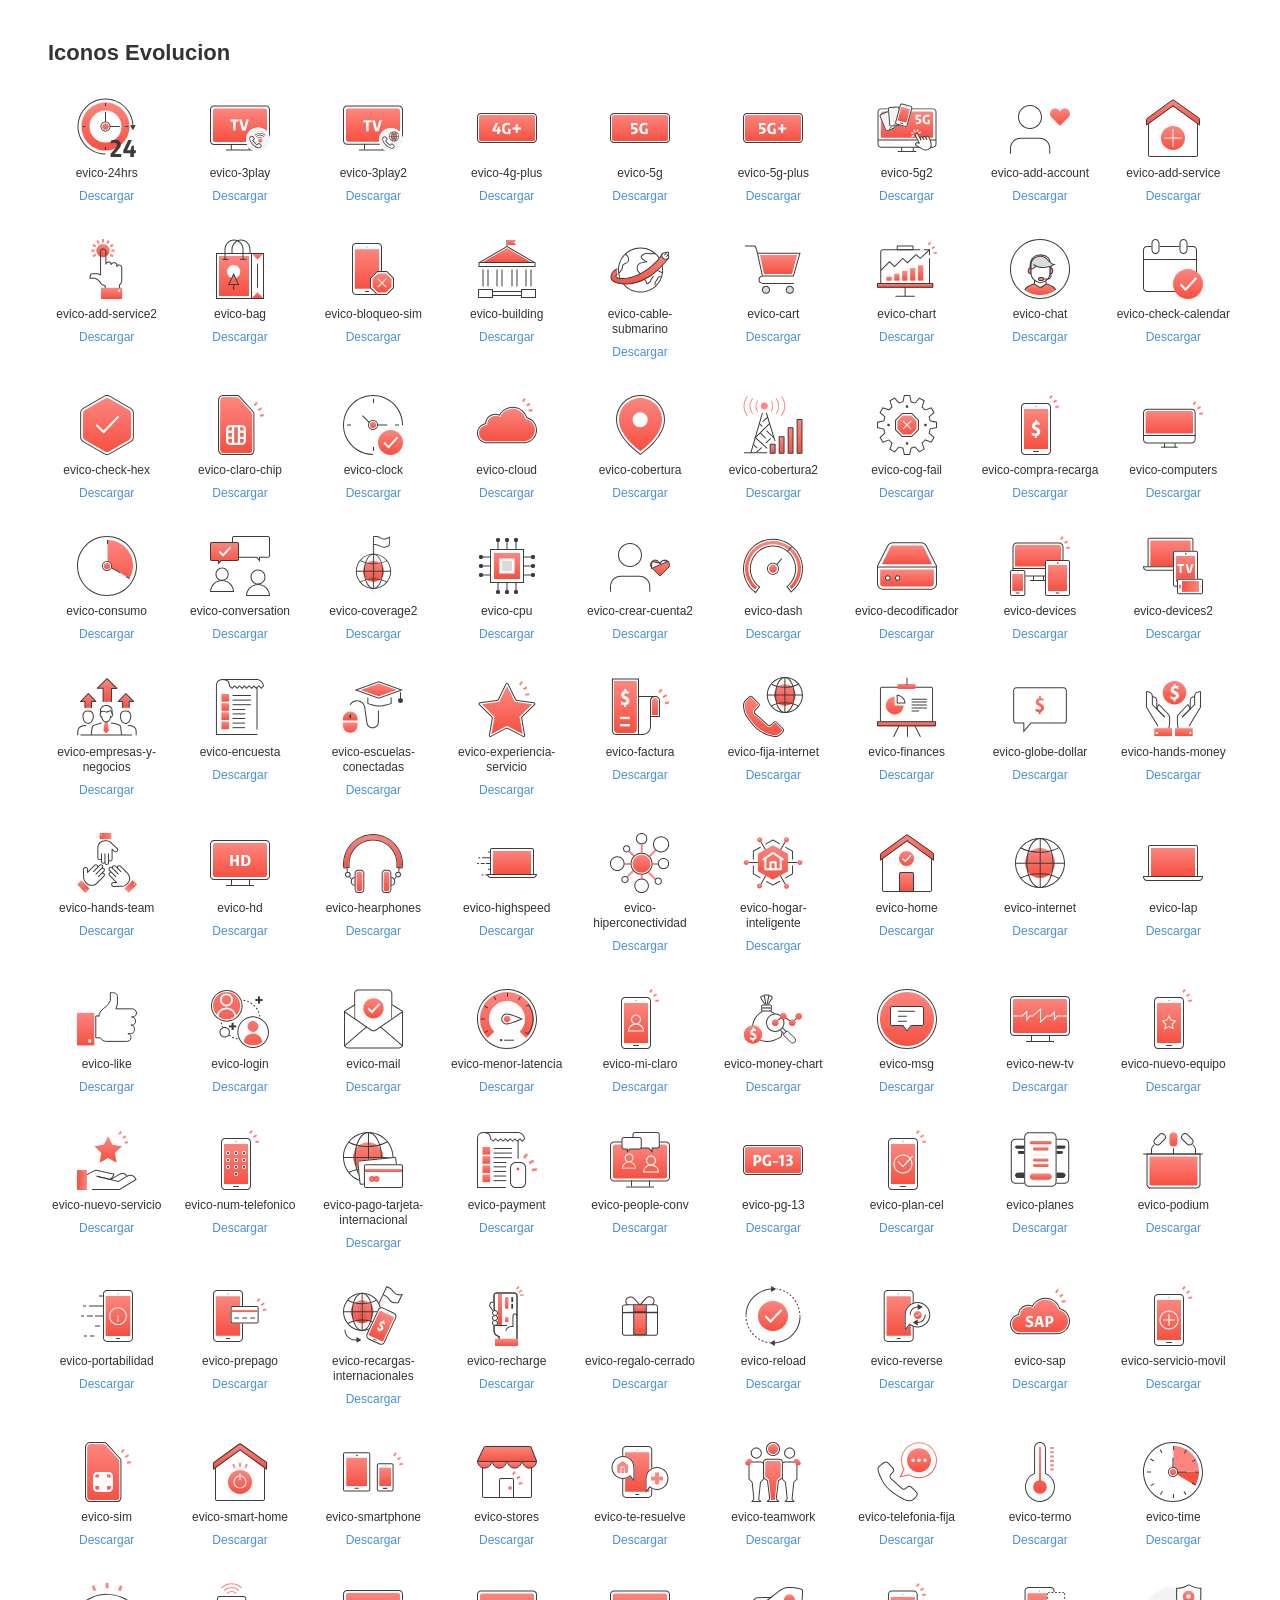
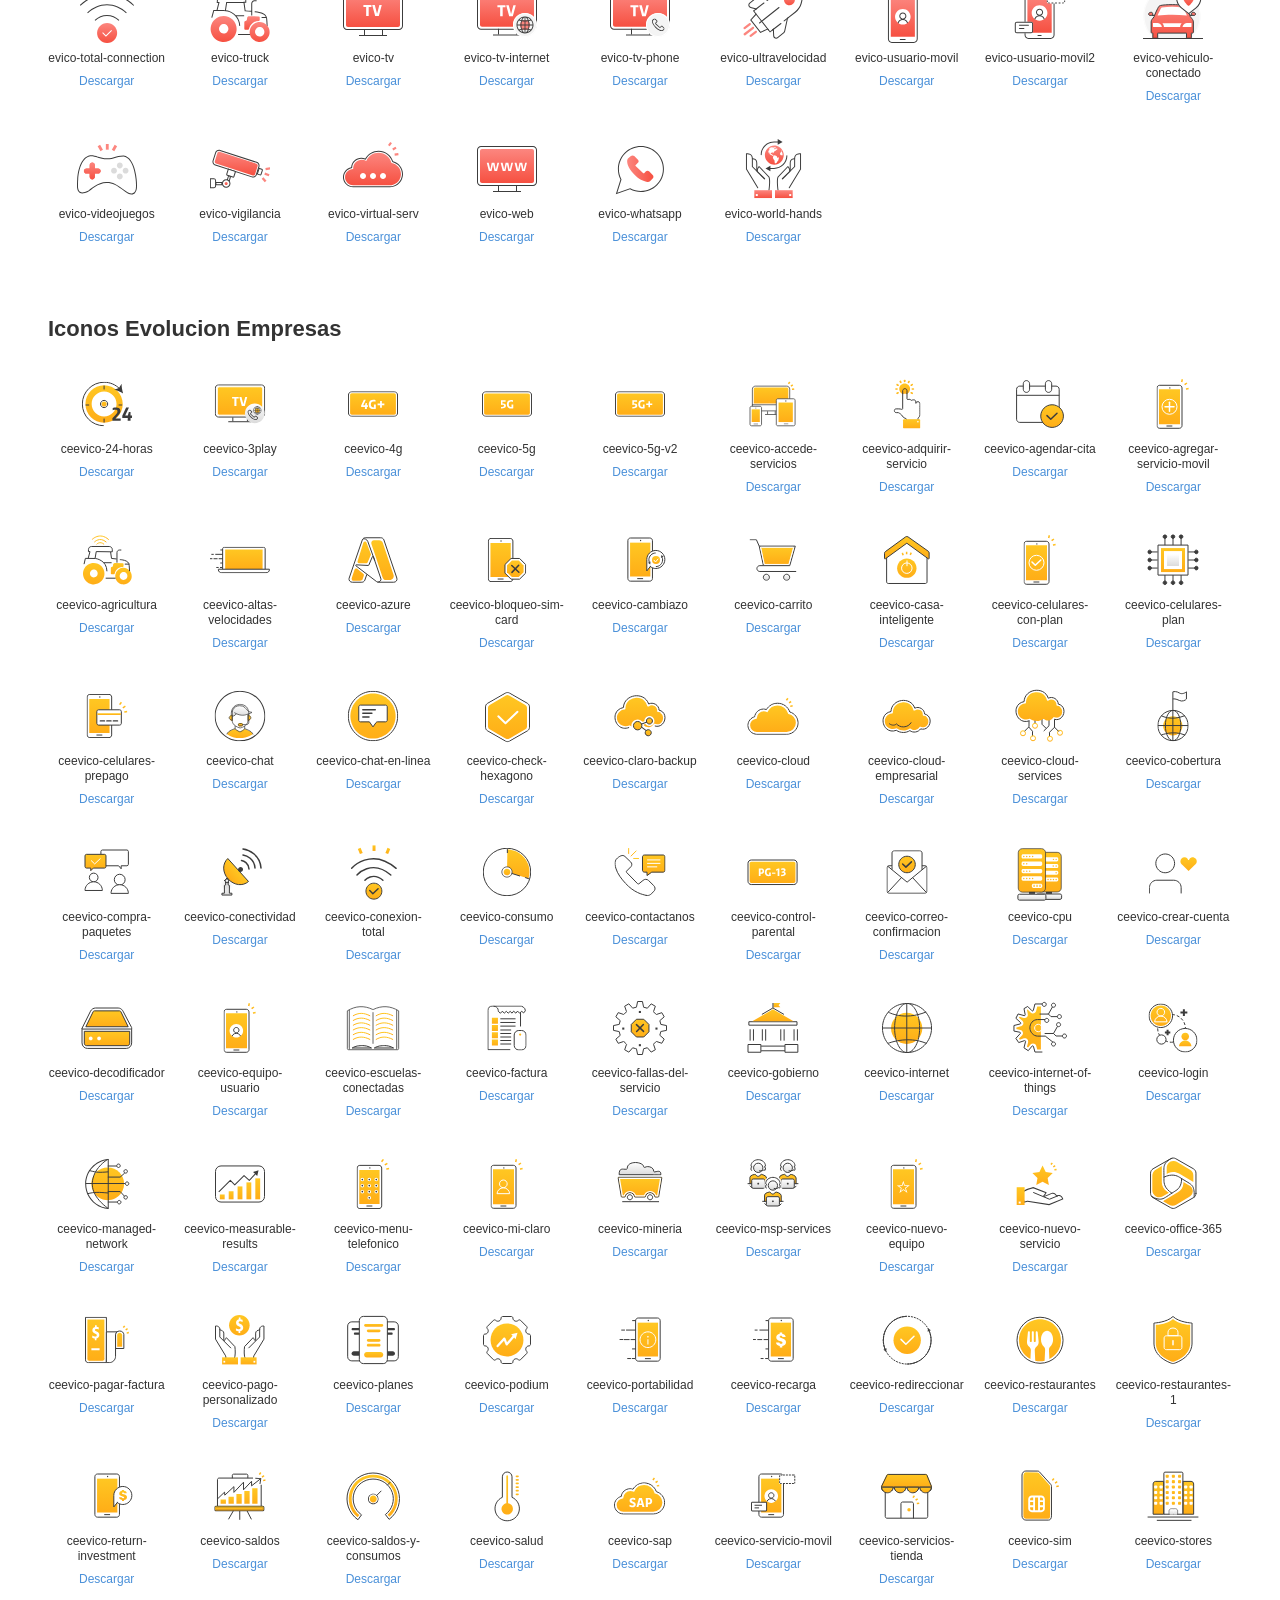
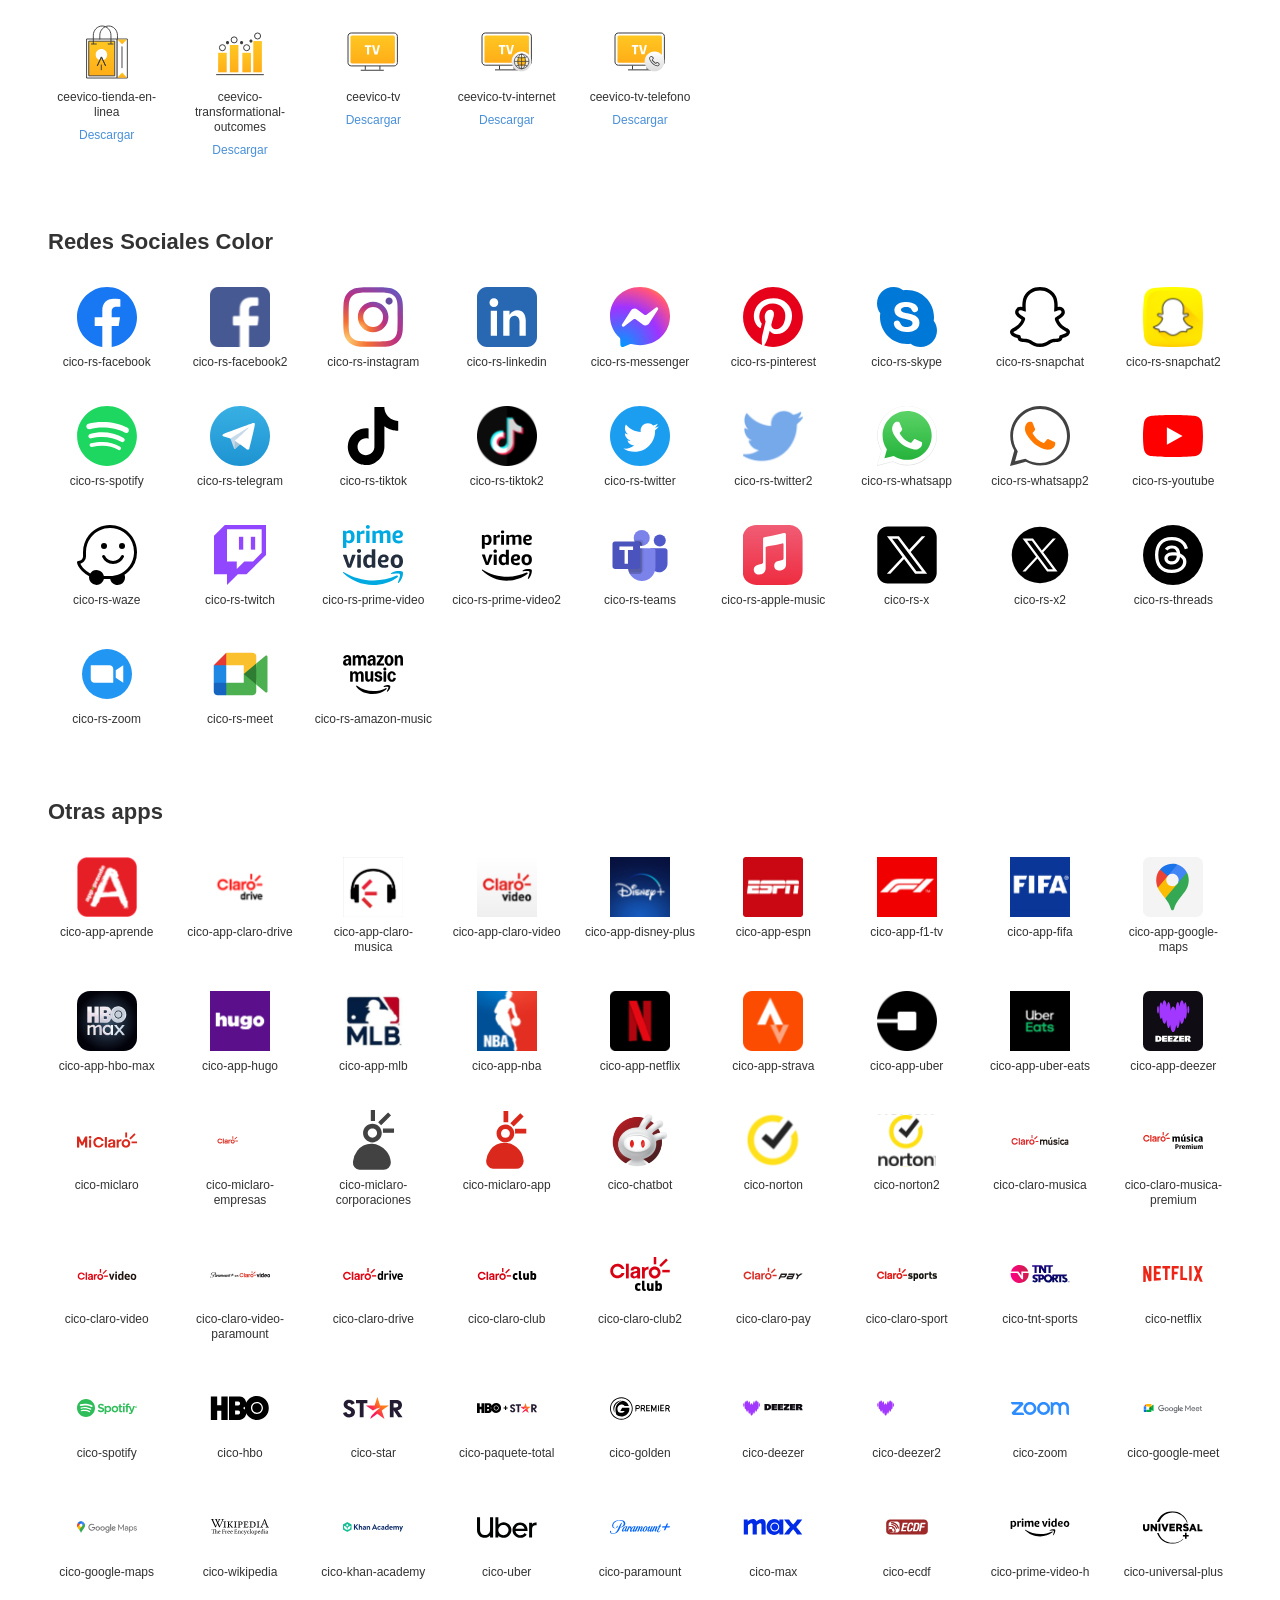
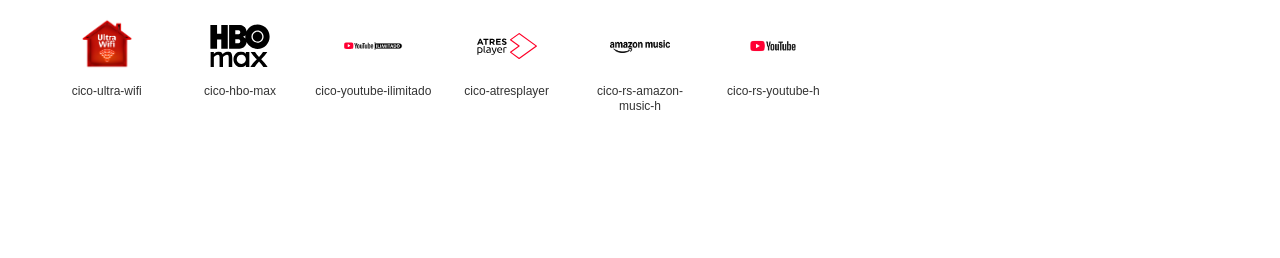
<file: claro-atlas-2025/color-icons/index.html>
<!DOCTYPE html>
<html lang="es">
<head>
  <meta charset="UTF-8" />
  <meta name="viewport" content="width=device-width, initial-scale=1" />
  <title>Color Icons — Claro Atlas</title>
  <link rel="stylesheet" href="icons.local.css" />
  <style>
    :root {
      --rojo: #da291c;
      --texto: #222;
      --link: #4a90d9;
      --bg: #fff;
    }
    * { box-sizing: border-box; }
    body {
      margin: 0;
      font-family: Arial, Helvetica, sans-serif;
      color: var(--texto);
      background: var(--bg);
      padding: 40px 48px 72px;
    }
    .icons-section { margin-bottom: 72px; }
    .section-header {
      display: flex;
      align-items: center;
      justify-content: space-between;
      gap: 16px;
      margin-bottom: 32px;
      flex-wrap: wrap;
    }
    .section-header h2 {
      margin: 0;
      font-size: 22px;
      font-weight: 700;
      color: #333;
    }
    .btn-download {
      display: inline-block;
      background: var(--rojo);
      color: #fff;
      text-decoration: none;
      font-size: 14px;
      font-weight: 700;
      padding: 10px 18px;
      border-radius: 6px;
      box-shadow: 0 2px 6px rgba(0,0,0,.15);
    }
    .btn-download:hover { filter: brightness(0.95); }
    .icons-grid {
      display: grid;
      grid-template-columns: repeat(9, minmax(0, 1fr));
      gap: 36px 16px;
    }
    @media (max-width: 1200px) {
      .icons-grid { grid-template-columns: repeat(6, minmax(0, 1fr)); }
    }
    @media (max-width: 800px) {
      body { padding: 20px 16px 40px; }
      .icons-grid { grid-template-columns: repeat(3, minmax(0, 1fr)); }
    }
    .icon-card {
      display: flex;
      flex-direction: column;
      align-items: center;
      text-align: center;
      gap: 8px;
      min-width: 0;
    }
    .icon-card i,
    .icon-card i:before {
      width: 60px;
      height: 60px;
      display: block;
      margin: 0 auto;
    }
    .icon-card i[class^="cIco-"],
    .icon-card i[class*=" cIco-"],
    .icon-card i[class^="ceIco-"],
    .icon-card i[class*=" ceIco-"],
    .icon-card i[class^="evIco-"],
    .icon-card i[class*=" evIco-"],
    .icon-card i[class^="ceEvIco-"],
    .icon-card i[class*=" ceEvIco-"] {
      background-position: center;
      background-repeat: no-repeat;
      background-size: contain;
    }
    .icon-name {
      font-size: 12px;
      line-height: 1.25;
      word-break: break-word;
      color: #333;
    }
    .download {
      font-size: 12px;
      color: var(--link);
      text-decoration: none;
    }
    .download:hover { text-decoration: underline; }
  </style>
</head>
<body>
  <section class="icons-section" id="evIco">
    <header class="section-header">
      <h2>Iconos Evolucion</h2>
    </header>
    <div class="icons-grid">
      <div class="icon-card">
        <i class="evIco-24hrs" aria-hidden="true"></i>
        <span class="icon-name">evico-24hrs</span>
        <a class="download" href="assets/vector/evIco-24hrs.svg" download="evIco-24hrs.svg">Descargar</a>
      </div>
      <div class="icon-card">
        <i class="evIco-3play" aria-hidden="true"></i>
        <span class="icon-name">evico-3play</span>
        <a class="download" href="assets/vector/evIco-3play.svg" download="evIco-3play.svg">Descargar</a>
      </div>
      <div class="icon-card">
        <i class="evIco-3play2" aria-hidden="true"></i>
        <span class="icon-name">evico-3play2</span>
        <a class="download" href="assets/vector/evIco-3play2.svg" download="evIco-3play2.svg">Descargar</a>
      </div>
      <div class="icon-card">
        <i class="evIco-4g-plus" aria-hidden="true"></i>
        <span class="icon-name">evico-4g-plus</span>
        <a class="download" href="assets/vector/evIco-4g-plus.svg" download="evIco-4g-plus.svg">Descargar</a>
      </div>
      <div class="icon-card">
        <i class="evIco-5g" aria-hidden="true"></i>
        <span class="icon-name">evico-5g</span>
        <a class="download" href="assets/vector/evIco-5g.svg" download="evIco-5g.svg">Descargar</a>
      </div>
      <div class="icon-card">
        <i class="evIco-5g-plus" aria-hidden="true"></i>
        <span class="icon-name">evico-5g-plus</span>
        <a class="download" href="assets/vector/evIco-5g-plus.svg" download="evIco-5g-plus.svg">Descargar</a>
      </div>
      <div class="icon-card">
        <i class="evIco-5g2" aria-hidden="true"></i>
        <span class="icon-name">evico-5g2</span>
        <a class="download" href="assets/vector/evIco-5g2.svg" download="evIco-5g2.svg">Descargar</a>
      </div>
      <div class="icon-card">
        <i class="evIco-add-account" aria-hidden="true"></i>
        <span class="icon-name">evico-add-account</span>
        <a class="download" href="assets/vector/evIco-add-account.svg" download="evIco-add-account.svg">Descargar</a>
      </div>
      <div class="icon-card">
        <i class="evIco-add-service" aria-hidden="true"></i>
        <span class="icon-name">evico-add-service</span>
        <a class="download" href="assets/vector/evIco-add-service.svg" download="evIco-add-service.svg">Descargar</a>
      </div>
      <div class="icon-card">
        <i class="evIco-add-service2" aria-hidden="true"></i>
        <span class="icon-name">evico-add-service2</span>
        <a class="download" href="assets/vector/evIco-add-service2.svg" download="evIco-add-service2.svg">Descargar</a>
      </div>
      <div class="icon-card">
        <i class="evIco-bag" aria-hidden="true"></i>
        <span class="icon-name">evico-bag</span>
        <a class="download" href="assets/vector/evIco-bag.svg" download="evIco-bag.svg">Descargar</a>
      </div>
      <div class="icon-card">
        <i class="evIco-bloqueo-sim" aria-hidden="true"></i>
        <span class="icon-name">evico-bloqueo-sim</span>
        <a class="download" href="assets/vector/evIco-bloqueo-sim.svg" download="evIco-bloqueo-sim.svg">Descargar</a>
      </div>
      <div class="icon-card">
        <i class="evIco-building" aria-hidden="true"></i>
        <span class="icon-name">evico-building</span>
        <a class="download" href="assets/vector/evIco-building.svg" download="evIco-building.svg">Descargar</a>
      </div>
      <div class="icon-card">
        <i class="evIco-cable-submarino" aria-hidden="true"></i>
        <span class="icon-name">evico-cable-submarino</span>
        <a class="download" href="assets/vector/evIco-cable-submarino.svg" download="evIco-cable-submarino.svg">Descargar</a>
      </div>
      <div class="icon-card">
        <i class="evIco-cart" aria-hidden="true"></i>
        <span class="icon-name">evico-cart</span>
        <a class="download" href="assets/vector/evIco-cart.svg" download="evIco-cart.svg">Descargar</a>
      </div>
      <div class="icon-card">
        <i class="evIco-chart" aria-hidden="true"></i>
        <span class="icon-name">evico-chart</span>
        <a class="download" href="assets/vector/evIco-chart.svg" download="evIco-chart.svg">Descargar</a>
      </div>
      <div class="icon-card">
        <i class="evIco-chat" aria-hidden="true"></i>
        <span class="icon-name">evico-chat</span>
        <a class="download" href="assets/vector/evIco-chat.svg" download="evIco-chat.svg">Descargar</a>
      </div>
      <div class="icon-card">
        <i class="evIco-check-calendar" aria-hidden="true"></i>
        <span class="icon-name">evico-check-calendar</span>
        <a class="download" href="assets/vector/evIco-check-calendar.svg" download="evIco-check-calendar.svg">Descargar</a>
      </div>
      <div class="icon-card">
        <i class="evIco-check-hex" aria-hidden="true"></i>
        <span class="icon-name">evico-check-hex</span>
        <a class="download" href="assets/vector/evIco-check-hex.svg" download="evIco-check-hex.svg">Descargar</a>
      </div>
      <div class="icon-card">
        <i class="evIco-claro-chip" aria-hidden="true"></i>
        <span class="icon-name">evico-claro-chip</span>
        <a class="download" href="assets/vector/evIco-claro-chip.svg" download="evIco-claro-chip.svg">Descargar</a>
      </div>
      <div class="icon-card">
        <i class="evIco-clock" aria-hidden="true"></i>
        <span class="icon-name">evico-clock</span>
        <a class="download" href="assets/vector/evIco-clock.svg" download="evIco-clock.svg">Descargar</a>
      </div>
      <div class="icon-card">
        <i class="evIco-cloud" aria-hidden="true"></i>
        <span class="icon-name">evico-cloud</span>
        <a class="download" href="assets/vector/evIco-cloud.svg" download="evIco-cloud.svg">Descargar</a>
      </div>
      <div class="icon-card">
        <i class="evIco-cobertura" aria-hidden="true"></i>
        <span class="icon-name">evico-cobertura</span>
        <a class="download" href="assets/vector/evIco-cobertura.svg" download="evIco-cobertura.svg">Descargar</a>
      </div>
      <div class="icon-card">
        <i class="evIco-cobertura2" aria-hidden="true"></i>
        <span class="icon-name">evico-cobertura2</span>
        <a class="download" href="assets/vector/evIco-cobertura2.svg" download="evIco-cobertura2.svg">Descargar</a>
      </div>
      <div class="icon-card">
        <i class="evIco-cog-fail" aria-hidden="true"></i>
        <span class="icon-name">evico-cog-fail</span>
        <a class="download" href="assets/vector/evIco-cog-fail.svg" download="evIco-cog-fail.svg">Descargar</a>
      </div>
      <div class="icon-card">
        <i class="evIco-compra-recarga" aria-hidden="true"></i>
        <span class="icon-name">evico-compra-recarga</span>
        <a class="download" href="assets/vector/evIco-compra-recarga.svg" download="evIco-compra-recarga.svg">Descargar</a>
      </div>
      <div class="icon-card">
        <i class="evIco-computers" aria-hidden="true"></i>
        <span class="icon-name">evico-computers</span>
        <a class="download" href="assets/vector/evIco-computers.svg" download="evIco-computers.svg">Descargar</a>
      </div>
      <div class="icon-card">
        <i class="evIco-consumo" aria-hidden="true"></i>
        <span class="icon-name">evico-consumo</span>
        <a class="download" href="assets/vector/evIco-consumo.svg" download="evIco-consumo.svg">Descargar</a>
      </div>
      <div class="icon-card">
        <i class="evIco-conversation" aria-hidden="true"></i>
        <span class="icon-name">evico-conversation</span>
        <a class="download" href="assets/vector/evIco-conversation.svg" download="evIco-conversation.svg">Descargar</a>
      </div>
      <div class="icon-card">
        <i class="evIco-coverage2" aria-hidden="true"></i>
        <span class="icon-name">evico-coverage2</span>
        <a class="download" href="assets/vector/evIco-coverage2.svg" download="evIco-coverage2.svg">Descargar</a>
      </div>
      <div class="icon-card">
        <i class="evIco-cpu" aria-hidden="true"></i>
        <span class="icon-name">evico-cpu</span>
        <a class="download" href="assets/vector/evIco-cpu.svg" download="evIco-cpu.svg">Descargar</a>
      </div>
      <div class="icon-card">
        <i class="evIco-crear-cuenta2" aria-hidden="true"></i>
        <span class="icon-name">evico-crear-cuenta2</span>
        <a class="download" href="assets/vector/evIco-crear-cuenta2.svg" download="evIco-crear-cuenta2.svg">Descargar</a>
      </div>
      <div class="icon-card">
        <i class="evIco-dash" aria-hidden="true"></i>
        <span class="icon-name">evico-dash</span>
        <a class="download" href="assets/vector/evIco-dash.svg" download="evIco-dash.svg">Descargar</a>
      </div>
      <div class="icon-card">
        <i class="evIco-decodificador" aria-hidden="true"></i>
        <span class="icon-name">evico-decodificador</span>
        <a class="download" href="assets/vector/evIco-decodificador.svg" download="evIco-decodificador.svg">Descargar</a>
      </div>
      <div class="icon-card">
        <i class="evIco-devices" aria-hidden="true"></i>
        <span class="icon-name">evico-devices</span>
        <a class="download" href="assets/vector/evIco-devices.svg" download="evIco-devices.svg">Descargar</a>
      </div>
      <div class="icon-card">
        <i class="evIco-devices2" aria-hidden="true"></i>
        <span class="icon-name">evico-devices2</span>
        <a class="download" href="assets/vector/evIco-devices2.svg" download="evIco-devices2.svg">Descargar</a>
      </div>
      <div class="icon-card">
        <i class="evIco-empresas-y-negocios" aria-hidden="true"></i>
        <span class="icon-name">evico-empresas-y-negocios</span>
        <a class="download" href="assets/vector/evIco-empresas-y-negocios.svg" download="evIco-empresas-y-negocios.svg">Descargar</a>
      </div>
      <div class="icon-card">
        <i class="evIco-encuesta" aria-hidden="true"></i>
        <span class="icon-name">evico-encuesta</span>
        <a class="download" href="assets/vector/evIco-encuesta.svg" download="evIco-encuesta.svg">Descargar</a>
      </div>
      <div class="icon-card">
        <i class="evIco-escuelas-conectadas" aria-hidden="true"></i>
        <span class="icon-name">evico-escuelas-conectadas</span>
        <a class="download" href="assets/vector/evIco-escuelas-conectadas.svg" download="evIco-escuelas-conectadas.svg">Descargar</a>
      </div>
      <div class="icon-card">
        <i class="evIco-experiencia-servicio" aria-hidden="true"></i>
        <span class="icon-name">evico-experiencia-servicio</span>
        <a class="download" href="assets/vector/evIco-experiencia-servicio.svg" download="evIco-experiencia-servicio.svg">Descargar</a>
      </div>
      <div class="icon-card">
        <i class="evIco-factura" aria-hidden="true"></i>
        <span class="icon-name">evico-factura</span>
        <a class="download" href="assets/vector/evIco-factura.svg" download="evIco-factura.svg">Descargar</a>
      </div>
      <div class="icon-card">
        <i class="evIco-fija-internet" aria-hidden="true"></i>
        <span class="icon-name">evico-fija-internet</span>
        <a class="download" href="assets/vector/evIco-fija-internet.svg" download="evIco-fija-internet.svg">Descargar</a>
      </div>
      <div class="icon-card">
        <i class="evIco-finances" aria-hidden="true"></i>
        <span class="icon-name">evico-finances</span>
        <a class="download" href="assets/vector/evIco-finances.svg" download="evIco-finances.svg">Descargar</a>
      </div>
      <div class="icon-card">
        <i class="evIco-globe-dollar" aria-hidden="true"></i>
        <span class="icon-name">evico-globe-dollar</span>
        <a class="download" href="assets/vector/evIco-globe-dollar.svg" download="evIco-globe-dollar.svg">Descargar</a>
      </div>
      <div class="icon-card">
        <i class="evIco-hands-money" aria-hidden="true"></i>
        <span class="icon-name">evico-hands-money</span>
        <a class="download" href="assets/vector/evIco-hands-money.svg" download="evIco-hands-money.svg">Descargar</a>
      </div>
      <div class="icon-card">
        <i class="evIco-hands-team" aria-hidden="true"></i>
        <span class="icon-name">evico-hands-team</span>
        <a class="download" href="assets/vector/evIco-hands-team.svg" download="evIco-hands-team.svg">Descargar</a>
      </div>
      <div class="icon-card">
        <i class="evIco-hd" aria-hidden="true"></i>
        <span class="icon-name">evico-hd</span>
        <a class="download" href="assets/vector/evIco-hd.svg" download="evIco-hd.svg">Descargar</a>
      </div>
      <div class="icon-card">
        <i class="evIco-hearphones" aria-hidden="true"></i>
        <span class="icon-name">evico-hearphones</span>
        <a class="download" href="assets/vector/evIco-hearphones.svg" download="evIco-hearphones.svg">Descargar</a>
      </div>
      <div class="icon-card">
        <i class="evIco-highspeed" aria-hidden="true"></i>
        <span class="icon-name">evico-highspeed</span>
        <a class="download" href="assets/vector/evIco-highspeed.svg" download="evIco-highspeed.svg">Descargar</a>
      </div>
      <div class="icon-card">
        <i class="evIco-hiperconectividad" aria-hidden="true"></i>
        <span class="icon-name">evico-hiperconectividad</span>
        <a class="download" href="assets/vector/evIco-hiperconectividad.svg" download="evIco-hiperconectividad.svg">Descargar</a>
      </div>
      <div class="icon-card">
        <i class="evIco-hogar-inteligente" aria-hidden="true"></i>
        <span class="icon-name">evico-hogar-inteligente</span>
        <a class="download" href="assets/vector/evIco-hogar-inteligente.svg" download="evIco-hogar-inteligente.svg">Descargar</a>
      </div>
      <div class="icon-card">
        <i class="evIco-home" aria-hidden="true"></i>
        <span class="icon-name">evico-home</span>
        <a class="download" href="assets/vector/evIco-home.svg" download="evIco-home.svg">Descargar</a>
      </div>
      <div class="icon-card">
        <i class="evIco-internet" aria-hidden="true"></i>
        <span class="icon-name">evico-internet</span>
        <a class="download" href="assets/vector/evIco-internet.svg" download="evIco-internet.svg">Descargar</a>
      </div>
      <div class="icon-card">
        <i class="evIco-lap" aria-hidden="true"></i>
        <span class="icon-name">evico-lap</span>
        <a class="download" href="assets/vector/evIco-lap.svg" download="evIco-lap.svg">Descargar</a>
      </div>
      <div class="icon-card">
        <i class="evIco-like" aria-hidden="true"></i>
        <span class="icon-name">evico-like</span>
        <a class="download" href="assets/vector/evIco-like.svg" download="evIco-like.svg">Descargar</a>
      </div>
      <div class="icon-card">
        <i class="evIco-login" aria-hidden="true"></i>
        <span class="icon-name">evico-login</span>
        <a class="download" href="assets/vector/evIco-login.svg" download="evIco-login.svg">Descargar</a>
      </div>
      <div class="icon-card">
        <i class="evIco-mail" aria-hidden="true"></i>
        <span class="icon-name">evico-mail</span>
        <a class="download" href="assets/vector/evIco-mail.svg" download="evIco-mail.svg">Descargar</a>
      </div>
      <div class="icon-card">
        <i class="evIco-menor-latencia" aria-hidden="true"></i>
        <span class="icon-name">evico-menor-latencia</span>
        <a class="download" href="assets/vector/evIco-menor-latencia.svg" download="evIco-menor-latencia.svg">Descargar</a>
      </div>
      <div class="icon-card">
        <i class="evIco-mi-claro" aria-hidden="true"></i>
        <span class="icon-name">evico-mi-claro</span>
        <a class="download" href="assets/vector/evIco-mi-claro.svg" download="evIco-mi-claro.svg">Descargar</a>
      </div>
      <div class="icon-card">
        <i class="evIco-money-chart" aria-hidden="true"></i>
        <span class="icon-name">evico-money-chart</span>
        <a class="download" href="assets/vector/evIco-money-chart.svg" download="evIco-money-chart.svg">Descargar</a>
      </div>
      <div class="icon-card">
        <i class="evIco-msg" aria-hidden="true"></i>
        <span class="icon-name">evico-msg</span>
        <a class="download" href="assets/vector/evIco-msg.svg" download="evIco-msg.svg">Descargar</a>
      </div>
      <div class="icon-card">
        <i class="evIco-new-tv" aria-hidden="true"></i>
        <span class="icon-name">evico-new-tv</span>
        <a class="download" href="assets/vector/evIco-new-tv.svg" download="evIco-new-tv.svg">Descargar</a>
      </div>
      <div class="icon-card">
        <i class="evIco-nuevo-equipo" aria-hidden="true"></i>
        <span class="icon-name">evico-nuevo-equipo</span>
        <a class="download" href="assets/vector/evIco-nuevo-equipo.svg" download="evIco-nuevo-equipo.svg">Descargar</a>
      </div>
      <div class="icon-card">
        <i class="evIco-nuevo-servicio" aria-hidden="true"></i>
        <span class="icon-name">evico-nuevo-servicio</span>
        <a class="download" href="assets/vector/evIco-nuevo-servicio.svg" download="evIco-nuevo-servicio.svg">Descargar</a>
      </div>
      <div class="icon-card">
        <i class="evIco-num-telefonico" aria-hidden="true"></i>
        <span class="icon-name">evico-num-telefonico</span>
        <a class="download" href="assets/vector/evIco-num-telefonico.svg" download="evIco-num-telefonico.svg">Descargar</a>
      </div>
      <div class="icon-card">
        <i class="evIco-pago-tarjeta-internacional" aria-hidden="true"></i>
        <span class="icon-name">evico-pago-tarjeta-internacional</span>
        <a class="download" href="assets/vector/evIco-pago-tarjeta-internacional.svg" download="evIco-pago-tarjeta-internacional.svg">Descargar</a>
      </div>
      <div class="icon-card">
        <i class="evIco-payment" aria-hidden="true"></i>
        <span class="icon-name">evico-payment</span>
        <a class="download" href="assets/vector/evIco-payment.svg" download="evIco-payment.svg">Descargar</a>
      </div>
      <div class="icon-card">
        <i class="evIco-people-conv" aria-hidden="true"></i>
        <span class="icon-name">evico-people-conv</span>
        <a class="download" href="assets/vector/evIco-people-conv.svg" download="evIco-people-conv.svg">Descargar</a>
      </div>
      <div class="icon-card">
        <i class="evIco-pg-13" aria-hidden="true"></i>
        <span class="icon-name">evico-pg-13</span>
        <a class="download" href="assets/vector/evIco-pg-13.svg" download="evIco-pg-13.svg">Descargar</a>
      </div>
      <div class="icon-card">
        <i class="evIco-plan-cel" aria-hidden="true"></i>
        <span class="icon-name">evico-plan-cel</span>
        <a class="download" href="assets/vector/evIco-plan-cel.svg" download="evIco-plan-cel.svg">Descargar</a>
      </div>
      <div class="icon-card">
        <i class="evIco-planes" aria-hidden="true"></i>
        <span class="icon-name">evico-planes</span>
        <a class="download" href="assets/vector/evIco-planes.svg" download="evIco-planes.svg">Descargar</a>
      </div>
      <div class="icon-card">
        <i class="evIco-podium" aria-hidden="true"></i>
        <span class="icon-name">evico-podium</span>
        <a class="download" href="assets/vector/evIco-podium.svg" download="evIco-podium.svg">Descargar</a>
      </div>
      <div class="icon-card">
        <i class="evIco-portabilidad" aria-hidden="true"></i>
        <span class="icon-name">evico-portabilidad</span>
        <a class="download" href="assets/vector/evIco-portabilidad.svg" download="evIco-portabilidad.svg">Descargar</a>
      </div>
      <div class="icon-card">
        <i class="evIco-prepago" aria-hidden="true"></i>
        <span class="icon-name">evico-prepago</span>
        <a class="download" href="assets/vector/evIco-prepago.svg" download="evIco-prepago.svg">Descargar</a>
      </div>
      <div class="icon-card">
        <i class="evIco-recargas-internacionales" aria-hidden="true"></i>
        <span class="icon-name">evico-recargas-internacionales</span>
        <a class="download" href="assets/vector/evIco-recargas-internacionales.svg" download="evIco-recargas-internacionales.svg">Descargar</a>
      </div>
      <div class="icon-card">
        <i class="evIco-recharge" aria-hidden="true"></i>
        <span class="icon-name">evico-recharge</span>
        <a class="download" href="assets/vector/evIco-recharge.svg" download="evIco-recharge.svg">Descargar</a>
      </div>
      <div class="icon-card">
        <i class="evIco-regalo-cerrado" aria-hidden="true"></i>
        <span class="icon-name">evico-regalo-cerrado</span>
        <a class="download" href="assets/vector/evIco-regalo-cerrado.svg" download="evIco-regalo-cerrado.svg">Descargar</a>
      </div>
      <div class="icon-card">
        <i class="evIco-reload" aria-hidden="true"></i>
        <span class="icon-name">evico-reload</span>
        <a class="download" href="assets/vector/evIco-reload.svg" download="evIco-reload.svg">Descargar</a>
      </div>
      <div class="icon-card">
        <i class="evIco-reverse" aria-hidden="true"></i>
        <span class="icon-name">evico-reverse</span>
        <a class="download" href="assets/vector/evIco-reverse.svg" download="evIco-reverse.svg">Descargar</a>
      </div>
      <div class="icon-card">
        <i class="evIco-sap" aria-hidden="true"></i>
        <span class="icon-name">evico-sap</span>
        <a class="download" href="assets/vector/evIco-sap.svg" download="evIco-sap.svg">Descargar</a>
      </div>
      <div class="icon-card">
        <i class="evIco-servicio-movil" aria-hidden="true"></i>
        <span class="icon-name">evico-servicio-movil</span>
        <a class="download" href="assets/vector/evIco-servicio-movil.svg" download="evIco-servicio-movil.svg">Descargar</a>
      </div>
      <div class="icon-card">
        <i class="evIco-sim" aria-hidden="true"></i>
        <span class="icon-name">evico-sim</span>
        <a class="download" href="assets/vector/evIco-sim.svg" download="evIco-sim.svg">Descargar</a>
      </div>
      <div class="icon-card">
        <i class="evIco-smart-home" aria-hidden="true"></i>
        <span class="icon-name">evico-smart-home</span>
        <a class="download" href="assets/vector/evIco-smart-home.svg" download="evIco-smart-home.svg">Descargar</a>
      </div>
      <div class="icon-card">
        <i class="evIco-smartphone" aria-hidden="true"></i>
        <span class="icon-name">evico-smartphone</span>
        <a class="download" href="assets/vector/evIco-smartphone.svg" download="evIco-smartphone.svg">Descargar</a>
      </div>
      <div class="icon-card">
        <i class="evIco-stores" aria-hidden="true"></i>
        <span class="icon-name">evico-stores</span>
        <a class="download" href="assets/vector/evIco-stores.svg" download="evIco-stores.svg">Descargar</a>
      </div>
      <div class="icon-card">
        <i class="evIco-te-resuelve" aria-hidden="true"></i>
        <span class="icon-name">evico-te-resuelve</span>
        <a class="download" href="assets/vector/evIco-te-resuelve.svg" download="evIco-te-resuelve.svg">Descargar</a>
      </div>
      <div class="icon-card">
        <i class="evIco-teamwork" aria-hidden="true"></i>
        <span class="icon-name">evico-teamwork</span>
        <a class="download" href="assets/vector/evIco-teamwork.svg" download="evIco-teamwork.svg">Descargar</a>
      </div>
      <div class="icon-card">
        <i class="evIco-telefonia-fija" aria-hidden="true"></i>
        <span class="icon-name">evico-telefonia-fija</span>
        <a class="download" href="assets/vector/evIco-telefonia-fija.svg" download="evIco-telefonia-fija.svg">Descargar</a>
      </div>
      <div class="icon-card">
        <i class="evIco-termo" aria-hidden="true"></i>
        <span class="icon-name">evico-termo</span>
        <a class="download" href="assets/vector/evIco-termo.svg" download="evIco-termo.svg">Descargar</a>
      </div>
      <div class="icon-card">
        <i class="evIco-time" aria-hidden="true"></i>
        <span class="icon-name">evico-time</span>
        <a class="download" href="assets/vector/evIco-time.svg" download="evIco-time.svg">Descargar</a>
      </div>
      <div class="icon-card">
        <i class="evIco-total-connection" aria-hidden="true"></i>
        <span class="icon-name">evico-total-connection</span>
        <a class="download" href="assets/vector/evIco-total-connection.svg" download="evIco-total-connection.svg">Descargar</a>
      </div>
      <div class="icon-card">
        <i class="evIco-truck" aria-hidden="true"></i>
        <span class="icon-name">evico-truck</span>
        <a class="download" href="assets/vector/evIco-truck.svg" download="evIco-truck.svg">Descargar</a>
      </div>
      <div class="icon-card">
        <i class="evIco-tv" aria-hidden="true"></i>
        <span class="icon-name">evico-tv</span>
        <a class="download" href="assets/vector/evIco-tv.svg" download="evIco-tv.svg">Descargar</a>
      </div>
      <div class="icon-card">
        <i class="evIco-tv-internet" aria-hidden="true"></i>
        <span class="icon-name">evico-tv-internet</span>
        <a class="download" href="assets/vector/evIco-tv-internet.svg" download="evIco-tv-internet.svg">Descargar</a>
      </div>
      <div class="icon-card">
        <i class="evIco-tv-phone" aria-hidden="true"></i>
        <span class="icon-name">evico-tv-phone</span>
        <a class="download" href="assets/vector/evIco-tv-phone.svg" download="evIco-tv-phone.svg">Descargar</a>
      </div>
      <div class="icon-card">
        <i class="evIco-ultravelocidad" aria-hidden="true"></i>
        <span class="icon-name">evico-ultravelocidad</span>
        <a class="download" href="assets/vector/evIco-ultravelocidad.svg" download="evIco-ultravelocidad.svg">Descargar</a>
      </div>
      <div class="icon-card">
        <i class="evIco-usuario-movil" aria-hidden="true"></i>
        <span class="icon-name">evico-usuario-movil</span>
        <a class="download" href="assets/vector/evIco-usuario-movil.svg" download="evIco-usuario-movil.svg">Descargar</a>
      </div>
      <div class="icon-card">
        <i class="evIco-usuario-movil2" aria-hidden="true"></i>
        <span class="icon-name">evico-usuario-movil2</span>
        <a class="download" href="assets/vector/evIco-usuario-movil2.svg" download="evIco-usuario-movil2.svg">Descargar</a>
      </div>
      <div class="icon-card">
        <i class="evIco-vehiculo-conectado" aria-hidden="true"></i>
        <span class="icon-name">evico-vehiculo-conectado</span>
        <a class="download" href="assets/vector/evIco-vehiculo-conectado.svg" download="evIco-vehiculo-conectado.svg">Descargar</a>
      </div>
      <div class="icon-card">
        <i class="evIco-videojuegos" aria-hidden="true"></i>
        <span class="icon-name">evico-videojuegos</span>
        <a class="download" href="assets/vector/evIco-videojuegos.svg" download="evIco-videojuegos.svg">Descargar</a>
      </div>
      <div class="icon-card">
        <i class="evIco-vigilancia" aria-hidden="true"></i>
        <span class="icon-name">evico-vigilancia</span>
        <a class="download" href="assets/vector/evIco-vigilancia.svg" download="evIco-vigilancia.svg">Descargar</a>
      </div>
      <div class="icon-card">
        <i class="evIco-virtual-serv" aria-hidden="true"></i>
        <span class="icon-name">evico-virtual-serv</span>
        <a class="download" href="assets/vector/evIco-virtual-serv.svg" download="evIco-virtual-serv.svg">Descargar</a>
      </div>
      <div class="icon-card">
        <i class="evIco-web" aria-hidden="true"></i>
        <span class="icon-name">evico-web</span>
        <a class="download" href="assets/vector/evIco-web.svg" download="evIco-web.svg">Descargar</a>
      </div>
      <div class="icon-card">
        <i class="evIco-whatsapp" aria-hidden="true"></i>
        <span class="icon-name">evico-whatsapp</span>
        <a class="download" href="assets/vector/evIco-whatsapp.svg" download="evIco-whatsapp.svg">Descargar</a>
      </div>
      <div class="icon-card">
        <i class="evIco-world-hands" aria-hidden="true"></i>
        <span class="icon-name">evico-world-hands</span>
        <a class="download" href="assets/vector/evIco-world-hands.svg" download="evIco-world-hands.svg">Descargar</a>
      </div>
    </div>
  </section>
  <section class="icons-section" id="ceEvIco">
    <header class="section-header">
      <h2>Iconos Evolucion Empresas</h2>
    </header>
    <div class="icons-grid">
      <div class="icon-card">
        <i class="ceEvIco-24-horas" aria-hidden="true"></i>
        <span class="icon-name">ceevico-24-horas</span>
        <a class="download" href="assets/vector/ceEvIco-24-horas.svg" download="ceEvIco-24-horas.svg">Descargar</a>
      </div>
      <div class="icon-card">
        <i class="ceEvIco-3play" aria-hidden="true"></i>
        <span class="icon-name">ceevico-3play</span>
        <a class="download" href="assets/vector/ceEvIco-3play.svg" download="ceEvIco-3play.svg">Descargar</a>
      </div>
      <div class="icon-card">
        <i class="ceEvIco-4g" aria-hidden="true"></i>
        <span class="icon-name">ceevico-4g</span>
        <a class="download" href="assets/vector/ceEvIco-4g.svg" download="ceEvIco-4g.svg">Descargar</a>
      </div>
      <div class="icon-card">
        <i class="ceEvIco-5g" aria-hidden="true"></i>
        <span class="icon-name">ceevico-5g</span>
        <a class="download" href="assets/vector/ceEvIco-5g.svg" download="ceEvIco-5g.svg">Descargar</a>
      </div>
      <div class="icon-card">
        <i class="ceEvIco-5g-v2" aria-hidden="true"></i>
        <span class="icon-name">ceevico-5g-v2</span>
        <a class="download" href="assets/vector/ceEvIco-5g-v2.svg" download="ceEvIco-5g-v2.svg">Descargar</a>
      </div>
      <div class="icon-card">
        <i class="ceEvIco-accede-servicios" aria-hidden="true"></i>
        <span class="icon-name">ceevico-accede-servicios</span>
        <a class="download" href="assets/vector/ceEvIco-accede-servicios.svg" download="ceEvIco-accede-servicios.svg">Descargar</a>
      </div>
      <div class="icon-card">
        <i class="ceEvIco-adquirir-servicio" aria-hidden="true"></i>
        <span class="icon-name">ceevico-adquirir-servicio</span>
        <a class="download" href="assets/vector/ceEvIco-adquirir-servicio.svg" download="ceEvIco-adquirir-servicio.svg">Descargar</a>
      </div>
      <div class="icon-card">
        <i class="ceEvIco-agendar-cita" aria-hidden="true"></i>
        <span class="icon-name">ceevico-agendar-cita</span>
        <a class="download" href="assets/vector/ceEvIco-agendar-cita.svg" download="ceEvIco-agendar-cita.svg">Descargar</a>
      </div>
      <div class="icon-card">
        <i class="ceEvIco-agregar-servicio-movil" aria-hidden="true"></i>
        <span class="icon-name">ceevico-agregar-servicio-movil</span>
        <a class="download" href="assets/vector/ceEvIco-agregar-servicio-movil.svg" download="ceEvIco-agregar-servicio-movil.svg">Descargar</a>
      </div>
      <div class="icon-card">
        <i class="ceEvIco-agricultura" aria-hidden="true"></i>
        <span class="icon-name">ceevico-agricultura</span>
        <a class="download" href="assets/vector/ceEvIco-agricultura.svg" download="ceEvIco-agricultura.svg">Descargar</a>
      </div>
      <div class="icon-card">
        <i class="ceEvIco-altas-velocidades" aria-hidden="true"></i>
        <span class="icon-name">ceevico-altas-velocidades</span>
        <a class="download" href="assets/vector/ceEvIco-altas-velocidades.svg" download="ceEvIco-altas-velocidades.svg">Descargar</a>
      </div>
      <div class="icon-card">
        <i class="ceEvIco-azure" aria-hidden="true"></i>
        <span class="icon-name">ceevico-azure</span>
        <a class="download" href="assets/vector/ceEvIco-azure.svg" download="ceEvIco-azure.svg">Descargar</a>
      </div>
      <div class="icon-card">
        <i class="ceEvIco-bloqueo-sim-card" aria-hidden="true"></i>
        <span class="icon-name">ceevico-bloqueo-sim-card</span>
        <a class="download" href="assets/vector/ceEvIco-bloqueo-sim-card.svg" download="ceEvIco-bloqueo-sim-card.svg">Descargar</a>
      </div>
      <div class="icon-card">
        <i class="ceEvIco-cambiazo" aria-hidden="true"></i>
        <span class="icon-name">ceevico-cambiazo</span>
        <a class="download" href="assets/vector/ceEvIco-cambiazo.svg" download="ceEvIco-cambiazo.svg">Descargar</a>
      </div>
      <div class="icon-card">
        <i class="ceEvIco-carrito" aria-hidden="true"></i>
        <span class="icon-name">ceevico-carrito</span>
        <a class="download" href="assets/vector/ceEvIco-carrito.svg" download="ceEvIco-carrito.svg">Descargar</a>
      </div>
      <div class="icon-card">
        <i class="ceEvIco-casa-inteligente" aria-hidden="true"></i>
        <span class="icon-name">ceevico-casa-inteligente</span>
        <a class="download" href="assets/vector/ceEvIco-casa-inteligente.svg" download="ceEvIco-casa-inteligente.svg">Descargar</a>
      </div>
      <div class="icon-card">
        <i class="ceEvIco-celulares-con-plan" aria-hidden="true"></i>
        <span class="icon-name">ceevico-celulares-con-plan</span>
        <a class="download" href="assets/vector/ceEvIco-celulares-con-plan.svg" download="ceEvIco-celulares-con-plan.svg">Descargar</a>
      </div>
      <div class="icon-card">
        <i class="ceEvIco-celulares-plan" aria-hidden="true"></i>
        <span class="icon-name">ceevico-celulares-plan</span>
        <a class="download" href="assets/vector/ceEvIco-celulares-plan.svg" download="ceEvIco-celulares-plan.svg">Descargar</a>
      </div>
      <div class="icon-card">
        <i class="ceEvIco-celulares-prepago" aria-hidden="true"></i>
        <span class="icon-name">ceevico-celulares-prepago</span>
        <a class="download" href="assets/vector/ceEvIco-celulares-prepago.svg" download="ceEvIco-celulares-prepago.svg">Descargar</a>
      </div>
      <div class="icon-card">
        <i class="ceEvIco-chat" aria-hidden="true"></i>
        <span class="icon-name">ceevico-chat</span>
        <a class="download" href="assets/vector/ceEvIco-chat.svg" download="ceEvIco-chat.svg">Descargar</a>
      </div>
      <div class="icon-card">
        <i class="ceEvIco-chat-en-linea" aria-hidden="true"></i>
        <span class="icon-name">ceevico-chat-en-linea</span>
        <a class="download" href="assets/vector/ceEvIco-chat-en-linea.svg" download="ceEvIco-chat-en-linea.svg">Descargar</a>
      </div>
      <div class="icon-card">
        <i class="ceEvIco-check-hexagono" aria-hidden="true"></i>
        <span class="icon-name">ceevico-check-hexagono</span>
        <a class="download" href="assets/vector/ceEvIco-check-hexagono.svg" download="ceEvIco-check-hexagono.svg">Descargar</a>
      </div>
      <div class="icon-card">
        <i class="ceEvIco-claro-backup" aria-hidden="true"></i>
        <span class="icon-name">ceevico-claro-backup</span>
        <a class="download" href="assets/vector/ceEvIco-claro-backup.svg" download="ceEvIco-claro-backup.svg">Descargar</a>
      </div>
      <div class="icon-card">
        <i class="ceEvIco-cloud" aria-hidden="true"></i>
        <span class="icon-name">ceevico-cloud</span>
        <a class="download" href="assets/vector/ceEvIco-cloud.svg" download="ceEvIco-cloud.svg">Descargar</a>
      </div>
      <div class="icon-card">
        <i class="ceEvIco-cloud-empresarial" aria-hidden="true"></i>
        <span class="icon-name">ceevico-cloud-empresarial</span>
        <a class="download" href="assets/vector/ceEvIco-cloud-empresarial.svg" download="ceEvIco-cloud-empresarial.svg">Descargar</a>
      </div>
      <div class="icon-card">
        <i class="ceEvIco-cloud-services" aria-hidden="true"></i>
        <span class="icon-name">ceevico-cloud-services</span>
        <a class="download" href="assets/vector/ceEvIco-cloud-services.svg" download="ceEvIco-cloud-services.svg">Descargar</a>
      </div>
      <div class="icon-card">
        <i class="ceEvIco-cobertura" aria-hidden="true"></i>
        <span class="icon-name">ceevico-cobertura</span>
        <a class="download" href="assets/vector/ceEvIco-cobertura.svg" download="ceEvIco-cobertura.svg">Descargar</a>
      </div>
      <div class="icon-card">
        <i class="ceEvIco-compra-paquetes" aria-hidden="true"></i>
        <span class="icon-name">ceevico-compra-paquetes</span>
        <a class="download" href="assets/vector/ceEvIco-compra-paquetes.svg" download="ceEvIco-compra-paquetes.svg">Descargar</a>
      </div>
      <div class="icon-card">
        <i class="ceEvIco-conectividad" aria-hidden="true"></i>
        <span class="icon-name">ceevico-conectividad</span>
        <a class="download" href="assets/vector/ceEvIco-conectividad.svg" download="ceEvIco-conectividad.svg">Descargar</a>
      </div>
      <div class="icon-card">
        <i class="ceEvIco-conexion-total" aria-hidden="true"></i>
        <span class="icon-name">ceevico-conexion-total</span>
        <a class="download" href="assets/vector/ceEvIco-conexion-total.svg" download="ceEvIco-conexion-total.svg">Descargar</a>
      </div>
      <div class="icon-card">
        <i class="ceEvIco-consumo" aria-hidden="true"></i>
        <span class="icon-name">ceevico-consumo</span>
        <a class="download" href="assets/vector/ceEvIco-consumo.svg" download="ceEvIco-consumo.svg">Descargar</a>
      </div>
      <div class="icon-card">
        <i class="ceEvIco-contactanos" aria-hidden="true"></i>
        <span class="icon-name">ceevico-contactanos</span>
        <a class="download" href="assets/vector/ceEvIco-contactanos.svg" download="ceEvIco-contactanos.svg">Descargar</a>
      </div>
      <div class="icon-card">
        <i class="ceEvIco-control-parental" aria-hidden="true"></i>
        <span class="icon-name">ceevico-control-parental</span>
        <a class="download" href="assets/vector/ceEvIco-control-parental.svg" download="ceEvIco-control-parental.svg">Descargar</a>
      </div>
      <div class="icon-card">
        <i class="ceEvIco-correo-confirmacion" aria-hidden="true"></i>
        <span class="icon-name">ceevico-correo-confirmacion</span>
        <a class="download" href="assets/vector/ceEvIco-correo-confirmacion.svg" download="ceEvIco-correo-confirmacion.svg">Descargar</a>
      </div>
      <div class="icon-card">
        <i class="ceEvIco-cpu" aria-hidden="true"></i>
        <span class="icon-name">ceevico-cpu</span>
        <a class="download" href="assets/vector/ceEvIco-cpu.svg" download="ceEvIco-cpu.svg">Descargar</a>
      </div>
      <div class="icon-card">
        <i class="ceEvIco-crear-cuenta" aria-hidden="true"></i>
        <span class="icon-name">ceevico-crear-cuenta</span>
        <a class="download" href="assets/vector/ceEvIco-crear-cuenta.svg" download="ceEvIco-crear-cuenta.svg">Descargar</a>
      </div>
      <div class="icon-card">
        <i class="ceEvIco-decodificador" aria-hidden="true"></i>
        <span class="icon-name">ceevico-decodificador</span>
        <a class="download" href="assets/vector/ceEvIco-decodificador.svg" download="ceEvIco-decodificador.svg">Descargar</a>
      </div>
      <div class="icon-card">
        <i class="ceEvIco-equipo-usuario" aria-hidden="true"></i>
        <span class="icon-name">ceevico-equipo-usuario</span>
        <a class="download" href="assets/vector/ceEvIco-equipo-usuario.svg" download="ceEvIco-equipo-usuario.svg">Descargar</a>
      </div>
      <div class="icon-card">
        <i class="ceEvIco-escuelas-conectadas" aria-hidden="true"></i>
        <span class="icon-name">ceevico-escuelas-conectadas</span>
        <a class="download" href="assets/vector/ceEvIco-escuelas-conectadas.svg" download="ceEvIco-escuelas-conectadas.svg">Descargar</a>
      </div>
      <div class="icon-card">
        <i class="ceEvIco-factura" aria-hidden="true"></i>
        <span class="icon-name">ceevico-factura</span>
        <a class="download" href="assets/vector/ceEvIco-factura.svg" download="ceEvIco-factura.svg">Descargar</a>
      </div>
      <div class="icon-card">
        <i class="ceEvIco-fallas-del-servicio" aria-hidden="true"></i>
        <span class="icon-name">ceevico-fallas-del-servicio</span>
        <a class="download" href="assets/vector/ceEvIco-fallas-del-servicio.svg" download="ceEvIco-fallas-del-servicio.svg">Descargar</a>
      </div>
      <div class="icon-card">
        <i class="ceEvIco-gobierno" aria-hidden="true"></i>
        <span class="icon-name">ceevico-gobierno</span>
        <a class="download" href="assets/vector/ceEvIco-gobierno.svg" download="ceEvIco-gobierno.svg">Descargar</a>
      </div>
      <div class="icon-card">
        <i class="ceEvIco-internet" aria-hidden="true"></i>
        <span class="icon-name">ceevico-internet</span>
        <a class="download" href="assets/vector/ceEvIco-internet.svg" download="ceEvIco-internet.svg">Descargar</a>
      </div>
      <div class="icon-card">
        <i class="ceEvIco-internet-of-things" aria-hidden="true"></i>
        <span class="icon-name">ceevico-internet-of-things</span>
        <a class="download" href="assets/vector/ceEvIco-internet-of-things.svg" download="ceEvIco-internet-of-things.svg">Descargar</a>
      </div>
      <div class="icon-card">
        <i class="ceEvIco-login" aria-hidden="true"></i>
        <span class="icon-name">ceevico-login</span>
        <a class="download" href="assets/vector/ceEvIco-login.svg" download="ceEvIco-login.svg">Descargar</a>
      </div>
      <div class="icon-card">
        <i class="ceEvIco-managed-network" aria-hidden="true"></i>
        <span class="icon-name">ceevico-managed-network</span>
        <a class="download" href="assets/vector/ceEvIco-managed-network.svg" download="ceEvIco-managed-network.svg">Descargar</a>
      </div>
      <div class="icon-card">
        <i class="ceEvIco-measurable-results" aria-hidden="true"></i>
        <span class="icon-name">ceevico-measurable-results</span>
        <a class="download" href="assets/vector/ceEvIco-measurable-results.svg" download="ceEvIco-measurable-results.svg">Descargar</a>
      </div>
      <div class="icon-card">
        <i class="ceEvIco-menu-telefonico" aria-hidden="true"></i>
        <span class="icon-name">ceevico-menu-telefonico</span>
        <a class="download" href="assets/vector/ceEvIco-menu-telefonico.svg" download="ceEvIco-menu-telefonico.svg">Descargar</a>
      </div>
      <div class="icon-card">
        <i class="ceEvIco-mi-claro" aria-hidden="true"></i>
        <span class="icon-name">ceevico-mi-claro</span>
        <a class="download" href="assets/vector/ceEvIco-mi-claro.svg" download="ceEvIco-mi-claro.svg">Descargar</a>
      </div>
      <div class="icon-card">
        <i class="ceEvIco-mineria" aria-hidden="true"></i>
        <span class="icon-name">ceevico-mineria</span>
        <a class="download" href="assets/vector/ceEvIco-mineria.svg" download="ceEvIco-mineria.svg">Descargar</a>
      </div>
      <div class="icon-card">
        <i class="ceEvIco-msp-services" aria-hidden="true"></i>
        <span class="icon-name">ceevico-msp-services</span>
        <a class="download" href="assets/vector/ceEvIco-msp-services.svg" download="ceEvIco-msp-services.svg">Descargar</a>
      </div>
      <div class="icon-card">
        <i class="ceEvIco-nuevo-equipo" aria-hidden="true"></i>
        <span class="icon-name">ceevico-nuevo-equipo</span>
        <a class="download" href="assets/vector/ceEvIco-nuevo-equipo.svg" download="ceEvIco-nuevo-equipo.svg">Descargar</a>
      </div>
      <div class="icon-card">
        <i class="ceEvIco-nuevo-servicio" aria-hidden="true"></i>
        <span class="icon-name">ceevico-nuevo-servicio</span>
        <a class="download" href="assets/vector/ceEvIco-nuevo-servicio.svg" download="ceEvIco-nuevo-servicio.svg">Descargar</a>
      </div>
      <div class="icon-card">
        <i class="ceEvIco-office-365" aria-hidden="true"></i>
        <span class="icon-name">ceevico-office-365</span>
        <a class="download" href="assets/vector/ceEvIco-office-365.svg" download="ceEvIco-office-365.svg">Descargar</a>
      </div>
      <div class="icon-card">
        <i class="ceEvIco-pagar-factura" aria-hidden="true"></i>
        <span class="icon-name">ceevico-pagar-factura</span>
        <a class="download" href="assets/vector/ceEvIco-pagar-factura.svg" download="ceEvIco-pagar-factura.svg">Descargar</a>
      </div>
      <div class="icon-card">
        <i class="ceEvIco-pago-personalizado" aria-hidden="true"></i>
        <span class="icon-name">ceevico-pago-personalizado</span>
        <a class="download" href="assets/vector/ceEvIco-pago-personalizado.svg" download="ceEvIco-pago-personalizado.svg">Descargar</a>
      </div>
      <div class="icon-card">
        <i class="ceEvIco-planes" aria-hidden="true"></i>
        <span class="icon-name">ceevico-planes</span>
        <a class="download" href="assets/vector/ceEvIco-planes.svg" download="ceEvIco-planes.svg">Descargar</a>
      </div>
      <div class="icon-card">
        <i class="ceEvIco-podium" aria-hidden="true"></i>
        <span class="icon-name">ceevico-podium</span>
        <a class="download" href="assets/vector/ceEvIco-podium.svg" download="ceEvIco-podium.svg">Descargar</a>
      </div>
      <div class="icon-card">
        <i class="ceEvIco-portabilidad" aria-hidden="true"></i>
        <span class="icon-name">ceevico-portabilidad</span>
        <a class="download" href="assets/vector/ceEvIco-portabilidad.svg" download="ceEvIco-portabilidad.svg">Descargar</a>
      </div>
      <div class="icon-card">
        <i class="ceEvIco-recarga" aria-hidden="true"></i>
        <span class="icon-name">ceevico-recarga</span>
        <a class="download" href="assets/vector/ceEvIco-recarga.svg" download="ceEvIco-recarga.svg">Descargar</a>
      </div>
      <div class="icon-card">
        <i class="ceEvIco-redireccionar" aria-hidden="true"></i>
        <span class="icon-name">ceevico-redireccionar</span>
        <a class="download" href="assets/vector/ceEvIco-redireccionar.svg" download="ceEvIco-redireccionar.svg">Descargar</a>
      </div>
      <div class="icon-card">
        <i class="ceEvIco-restaurantes" aria-hidden="true"></i>
        <span class="icon-name">ceevico-restaurantes</span>
        <a class="download" href="assets/vector/ceEvIco-restaurantes.svg" download="ceEvIco-restaurantes.svg">Descargar</a>
      </div>
      <div class="icon-card">
        <i class="ceEvIco-restaurantes-1" aria-hidden="true"></i>
        <span class="icon-name">ceevico-restaurantes-1</span>
        <a class="download" href="assets/vector/ceEvIco-restaurantes-1.svg" download="ceEvIco-restaurantes-1.svg">Descargar</a>
      </div>
      <div class="icon-card">
        <i class="ceEvIco-return-investment" aria-hidden="true"></i>
        <span class="icon-name">ceevico-return-investment</span>
        <a class="download" href="assets/vector/ceEvIco-return-investment.svg" download="ceEvIco-return-investment.svg">Descargar</a>
      </div>
      <div class="icon-card">
        <i class="ceEvIco-saldos" aria-hidden="true"></i>
        <span class="icon-name">ceevico-saldos</span>
        <a class="download" href="assets/vector/ceEvIco-saldos.svg" download="ceEvIco-saldos.svg">Descargar</a>
      </div>
      <div class="icon-card">
        <i class="ceEvIco-saldos-y-consumos" aria-hidden="true"></i>
        <span class="icon-name">ceevico-saldos-y-consumos</span>
        <a class="download" href="assets/vector/ceEvIco-saldos-y-consumos.svg" download="ceEvIco-saldos-y-consumos.svg">Descargar</a>
      </div>
      <div class="icon-card">
        <i class="ceEvIco-salud" aria-hidden="true"></i>
        <span class="icon-name">ceevico-salud</span>
        <a class="download" href="assets/vector/ceEvIco-salud.svg" download="ceEvIco-salud.svg">Descargar</a>
      </div>
      <div class="icon-card">
        <i class="ceEvIco-sap" aria-hidden="true"></i>
        <span class="icon-name">ceevico-sap</span>
        <a class="download" href="assets/vector/ceEvIco-sap.svg" download="ceEvIco-sap.svg">Descargar</a>
      </div>
      <div class="icon-card">
        <i class="ceEvIco-servicio-movil" aria-hidden="true"></i>
        <span class="icon-name">ceevico-servicio-movil</span>
        <a class="download" href="assets/vector/ceEvIco-servicio-movil.svg" download="ceEvIco-servicio-movil.svg">Descargar</a>
      </div>
      <div class="icon-card">
        <i class="ceEvIco-servicios-tienda" aria-hidden="true"></i>
        <span class="icon-name">ceevico-servicios-tienda</span>
        <a class="download" href="assets/vector/ceEvIco-servicios-tienda.svg" download="ceEvIco-servicios-tienda.svg">Descargar</a>
      </div>
      <div class="icon-card">
        <i class="ceEvIco-sim" aria-hidden="true"></i>
        <span class="icon-name">ceevico-sim</span>
        <a class="download" href="assets/vector/ceEvIco-sim.svg" download="ceEvIco-sim.svg">Descargar</a>
      </div>
      <div class="icon-card">
        <i class="ceEvIco-stores" aria-hidden="true"></i>
        <span class="icon-name">ceevico-stores</span>
        <a class="download" href="assets/vector/ceEvIco-stores.svg" download="ceEvIco-stores.svg">Descargar</a>
      </div>
      <div class="icon-card">
        <i class="ceEvIco-tienda-en-linea" aria-hidden="true"></i>
        <span class="icon-name">ceevico-tienda-en-linea</span>
        <a class="download" href="assets/vector/ceEvIco-tienda-en-linea.svg" download="ceEvIco-tienda-en-linea.svg">Descargar</a>
      </div>
      <div class="icon-card">
        <i class="ceEvIco-transformational-outcomes" aria-hidden="true"></i>
        <span class="icon-name">ceevico-transformational-outcomes</span>
        <a class="download" href="assets/vector/ceEvIco-transformational-outcomes.svg" download="ceEvIco-transformational-outcomes.svg">Descargar</a>
      </div>
      <div class="icon-card">
        <i class="ceEvIco-tv" aria-hidden="true"></i>
        <span class="icon-name">ceevico-tv</span>
        <a class="download" href="assets/vector/ceEvIco-tv.svg" download="ceEvIco-tv.svg">Descargar</a>
      </div>
      <div class="icon-card">
        <i class="ceEvIco-tv-internet" aria-hidden="true"></i>
        <span class="icon-name">ceevico-tv-internet</span>
        <a class="download" href="assets/vector/ceEvIco-tv-internet.svg" download="ceEvIco-tv-internet.svg">Descargar</a>
      </div>
      <div class="icon-card">
        <i class="ceEvIco-tv-telefono" aria-hidden="true"></i>
        <span class="icon-name">ceevico-tv-telefono</span>
        <a class="download" href="assets/vector/ceEvIco-tv-telefono.svg" download="ceEvIco-tv-telefono.svg">Descargar</a>
      </div>
    </div>
  </section>
  <section class="icons-section" id="rs">
    <header class="section-header">
      <h2>Redes Sociales Color</h2>
    </header>
    <div class="icons-grid">
      <div class="icon-card">
        <i class="cIco-rs-facebook" aria-hidden="true"></i>
        <span class="icon-name">cico-rs-facebook</span>
      </div>
      <div class="icon-card">
        <i class="cIco-rs-facebook2" aria-hidden="true"></i>
        <span class="icon-name">cico-rs-facebook2</span>
      </div>
      <div class="icon-card">
        <i class="cIco-rs-instagram" aria-hidden="true"></i>
        <span class="icon-name">cico-rs-instagram</span>
      </div>
      <div class="icon-card">
        <i class="cIco-rs-linkedin" aria-hidden="true"></i>
        <span class="icon-name">cico-rs-linkedin</span>
      </div>
      <div class="icon-card">
        <i class="cIco-rs-messenger" aria-hidden="true"></i>
        <span class="icon-name">cico-rs-messenger</span>
      </div>
      <div class="icon-card">
        <i class="cIco-rs-pinterest" aria-hidden="true"></i>
        <span class="icon-name">cico-rs-pinterest</span>
      </div>
      <div class="icon-card">
        <i class="cIco-rs-skype" aria-hidden="true"></i>
        <span class="icon-name">cico-rs-skype</span>
      </div>
      <div class="icon-card">
        <i class="cIco-rs-snapchat" aria-hidden="true"></i>
        <span class="icon-name">cico-rs-snapchat</span>
      </div>
      <div class="icon-card">
        <i class="cIco-rs-snapchat2" aria-hidden="true"></i>
        <span class="icon-name">cico-rs-snapchat2</span>
      </div>
      <div class="icon-card">
        <i class="cIco-rs-spotify" aria-hidden="true"></i>
        <span class="icon-name">cico-rs-spotify</span>
      </div>
      <div class="icon-card">
        <i class="cIco-rs-telegram" aria-hidden="true"></i>
        <span class="icon-name">cico-rs-telegram</span>
      </div>
      <div class="icon-card">
        <i class="cIco-rs-tiktok" aria-hidden="true"></i>
        <span class="icon-name">cico-rs-tiktok</span>
      </div>
      <div class="icon-card">
        <i class="cIco-rs-tiktok2" aria-hidden="true"></i>
        <span class="icon-name">cico-rs-tiktok2</span>
      </div>
      <div class="icon-card">
        <i class="cIco-rs-twitter" aria-hidden="true"></i>
        <span class="icon-name">cico-rs-twitter</span>
      </div>
      <div class="icon-card">
        <i class="cIco-rs-twitter2" aria-hidden="true"></i>
        <span class="icon-name">cico-rs-twitter2</span>
      </div>
      <div class="icon-card">
        <i class="cIco-rs-whatsapp" aria-hidden="true"></i>
        <span class="icon-name">cico-rs-whatsapp</span>
      </div>
      <div class="icon-card">
        <i class="cIco-rs-whatsapp2" aria-hidden="true"></i>
        <span class="icon-name">cico-rs-whatsapp2</span>
      </div>
      <div class="icon-card">
        <i class="cIco-rs-youtube" aria-hidden="true"></i>
        <span class="icon-name">cico-rs-youtube</span>
      </div>
      <div class="icon-card">
        <i class="cIco-rs-waze" aria-hidden="true"></i>
        <span class="icon-name">cico-rs-waze</span>
      </div>
      <div class="icon-card">
        <i class="cIco-rs-twitch" aria-hidden="true"></i>
        <span class="icon-name">cico-rs-twitch</span>
      </div>
      <div class="icon-card">
        <i class="cIco-rs-prime-video" aria-hidden="true"></i>
        <span class="icon-name">cico-rs-prime-video</span>
      </div>
      <div class="icon-card">
        <i class="cIco-rs-prime-video2" aria-hidden="true"></i>
        <span class="icon-name">cico-rs-prime-video2</span>
      </div>
      <div class="icon-card">
        <i class="cIco-rs-teams" aria-hidden="true"></i>
        <span class="icon-name">cico-rs-teams</span>
      </div>
      <div class="icon-card">
        <i class="cIco-rs-apple-music" aria-hidden="true"></i>
        <span class="icon-name">cico-rs-apple-music</span>
      </div>
      <div class="icon-card">
        <i class="cIco-rs-x" aria-hidden="true"></i>
        <span class="icon-name">cico-rs-x</span>
      </div>
      <div class="icon-card">
        <i class="cIco-rs-x2" aria-hidden="true"></i>
        <span class="icon-name">cico-rs-x2</span>
      </div>
      <div class="icon-card">
        <i class="cIco-rs-threads" aria-hidden="true"></i>
        <span class="icon-name">cico-rs-threads</span>
      </div>
      <div class="icon-card">
        <i class="cIco-rs-zoom" aria-hidden="true"></i>
        <span class="icon-name">cico-rs-zoom</span>
      </div>
      <div class="icon-card">
        <i class="cIco-rs-meet" aria-hidden="true"></i>
        <span class="icon-name">cico-rs-meet</span>
      </div>
      <div class="icon-card">
        <i class="cIco-rs-amazon-music" aria-hidden="true"></i>
        <span class="icon-name">cico-rs-amazon-music</span>
      </div>
    </div>
  </section>
  <section class="icons-section" id="apps">
    <header class="section-header">
      <h2>Otras apps</h2>
    </header>
    <div class="icons-grid">
      <div class="icon-card">
        <i class="cIco-app-aprende" aria-hidden="true"></i>
        <span class="icon-name">cico-app-aprende</span>
      </div>
      <div class="icon-card">
        <i class="cIco-app-claro-drive" aria-hidden="true"></i>
        <span class="icon-name">cico-app-claro-drive</span>
      </div>
      <div class="icon-card">
        <i class="cIco-app-claro-musica" aria-hidden="true"></i>
        <span class="icon-name">cico-app-claro-musica</span>
      </div>
      <div class="icon-card">
        <i class="cIco-app-claro-video" aria-hidden="true"></i>
        <span class="icon-name">cico-app-claro-video</span>
      </div>
      <div class="icon-card">
        <i class="cIco-app-disney-plus" aria-hidden="true"></i>
        <span class="icon-name">cico-app-disney-plus</span>
      </div>
      <div class="icon-card">
        <i class="cIco-app-espn" aria-hidden="true"></i>
        <span class="icon-name">cico-app-espn</span>
      </div>
      <div class="icon-card">
        <i class="cIco-app-f1-tv" aria-hidden="true"></i>
        <span class="icon-name">cico-app-f1-tv</span>
      </div>
      <div class="icon-card">
        <i class="cIco-app-fifa" aria-hidden="true"></i>
        <span class="icon-name">cico-app-fifa</span>
      </div>
      <div class="icon-card">
        <i class="cIco-app-google-maps" aria-hidden="true"></i>
        <span class="icon-name">cico-app-google-maps</span>
      </div>
      <div class="icon-card">
        <i class="cIco-app-hbo-max" aria-hidden="true"></i>
        <span class="icon-name">cico-app-hbo-max</span>
      </div>
      <div class="icon-card">
        <i class="cIco-app-hugo" aria-hidden="true"></i>
        <span class="icon-name">cico-app-hugo</span>
      </div>
      <div class="icon-card">
        <i class="cIco-app-mlb" aria-hidden="true"></i>
        <span class="icon-name">cico-app-mlb</span>
      </div>
      <div class="icon-card">
        <i class="cIco-app-nba" aria-hidden="true"></i>
        <span class="icon-name">cico-app-nba</span>
      </div>
      <div class="icon-card">
        <i class="cIco-app-netflix" aria-hidden="true"></i>
        <span class="icon-name">cico-app-netflix</span>
      </div>
      <div class="icon-card">
        <i class="cIco-app-strava" aria-hidden="true"></i>
        <span class="icon-name">cico-app-strava</span>
      </div>
      <div class="icon-card">
        <i class="cIco-app-uber" aria-hidden="true"></i>
        <span class="icon-name">cico-app-uber</span>
      </div>
      <div class="icon-card">
        <i class="cIco-app-uber-eats" aria-hidden="true"></i>
        <span class="icon-name">cico-app-uber-eats</span>
      </div>
      <div class="icon-card">
        <i class="cIco-app-deezer" aria-hidden="true"></i>
        <span class="icon-name">cico-app-deezer</span>
      </div>
      <div class="icon-card">
        <i class="cIco-miClaro" aria-hidden="true"></i>
        <span class="icon-name">cico-miclaro</span>
      </div>
      <div class="icon-card">
        <i class="cIco-miClaro-empresas" aria-hidden="true"></i>
        <span class="icon-name">cico-miclaro-empresas</span>
      </div>
      <div class="icon-card">
        <i class="cIco-miClaro-corporaciones" aria-hidden="true"></i>
        <span class="icon-name">cico-miclaro-corporaciones</span>
      </div>
      <div class="icon-card">
        <i class="cIco-miClaro-app" aria-hidden="true"></i>
        <span class="icon-name">cico-miclaro-app</span>
      </div>
      <div class="icon-card">
        <i class="cIco-chatbot" aria-hidden="true"></i>
        <span class="icon-name">cico-chatbot</span>
      </div>
      <div class="icon-card">
        <i class="cIco-norton" aria-hidden="true"></i>
        <span class="icon-name">cico-norton</span>
      </div>
      <div class="icon-card">
        <i class="cIco-norton2" aria-hidden="true"></i>
        <span class="icon-name">cico-norton2</span>
      </div>
      <div class="icon-card">
        <i class="cIco-claro-musica" aria-hidden="true"></i>
        <span class="icon-name">cico-claro-musica</span>
      </div>
      <div class="icon-card">
        <i class="cIco-claro-musica-premium" aria-hidden="true"></i>
        <span class="icon-name">cico-claro-musica-premium</span>
      </div>
      <div class="icon-card">
        <i class="cIco-claro-video" aria-hidden="true"></i>
        <span class="icon-name">cico-claro-video</span>
      </div>
      <div class="icon-card">
        <i class="cIco-claro-video-paramount" aria-hidden="true"></i>
        <span class="icon-name">cico-claro-video-paramount</span>
      </div>
      <div class="icon-card">
        <i class="cIco-claro-drive" aria-hidden="true"></i>
        <span class="icon-name">cico-claro-drive</span>
      </div>
      <div class="icon-card">
        <i class="cIco-claro-club" aria-hidden="true"></i>
        <span class="icon-name">cico-claro-club</span>
      </div>
      <div class="icon-card">
        <i class="cIco-claro-club2" aria-hidden="true"></i>
        <span class="icon-name">cico-claro-club2</span>
      </div>
      <div class="icon-card">
        <i class="cIco-claro-pay" aria-hidden="true"></i>
        <span class="icon-name">cico-claro-pay</span>
      </div>
      <div class="icon-card">
        <i class="cIco-claro-sport" aria-hidden="true"></i>
        <span class="icon-name">cico-claro-sport</span>
      </div>
      <div class="icon-card">
        <i class="cIco-tnt-sports" aria-hidden="true"></i>
        <span class="icon-name">cico-tnt-sports</span>
      </div>
      <div class="icon-card">
        <i class="cIco-netflix" aria-hidden="true"></i>
        <span class="icon-name">cico-netflix</span>
      </div>
      <div class="icon-card">
        <i class="cIco-spotify" aria-hidden="true"></i>
        <span class="icon-name">cico-spotify</span>
      </div>
      <div class="icon-card">
        <i class="cIco-hbo" aria-hidden="true"></i>
        <span class="icon-name">cico-hbo</span>
      </div>
      <div class="icon-card">
        <i class="cIco-star" aria-hidden="true"></i>
        <span class="icon-name">cico-star</span>
      </div>
      <div class="icon-card">
        <i class="cIco-paquete-total" aria-hidden="true"></i>
        <span class="icon-name">cico-paquete-total</span>
      </div>
      <div class="icon-card">
        <i class="cIco-golden" aria-hidden="true"></i>
        <span class="icon-name">cico-golden</span>
      </div>
      <div class="icon-card">
        <i class="cIco-deezer" aria-hidden="true"></i>
        <span class="icon-name">cico-deezer</span>
      </div>
      <div class="icon-card">
        <i class="cIco-deezer2" aria-hidden="true"></i>
        <span class="icon-name">cico-deezer2</span>
      </div>
      <div class="icon-card">
        <i class="cIco-zoom" aria-hidden="true"></i>
        <span class="icon-name">cico-zoom</span>
      </div>
      <div class="icon-card">
        <i class="cIco-google-meet" aria-hidden="true"></i>
        <span class="icon-name">cico-google-meet</span>
      </div>
      <div class="icon-card">
        <i class="cIco-google-maps" aria-hidden="true"></i>
        <span class="icon-name">cico-google-maps</span>
      </div>
      <div class="icon-card">
        <i class="cIco-wikipedia" aria-hidden="true"></i>
        <span class="icon-name">cico-wikipedia</span>
      </div>
      <div class="icon-card">
        <i class="cIco-khan-academy" aria-hidden="true"></i>
        <span class="icon-name">cico-khan-academy</span>
      </div>
      <div class="icon-card">
        <i class="cIco-uber" aria-hidden="true"></i>
        <span class="icon-name">cico-uber</span>
      </div>
      <div class="icon-card">
        <i class="cIco-paramount" aria-hidden="true"></i>
        <span class="icon-name">cico-paramount</span>
      </div>
      <div class="icon-card">
        <i class="cIco-max" aria-hidden="true"></i>
        <span class="icon-name">cico-max</span>
      </div>
      <div class="icon-card">
        <i class="cIco-ecdf" aria-hidden="true"></i>
        <span class="icon-name">cico-ecdf</span>
      </div>
      <div class="icon-card">
        <i class="cIco-prime-video-h" aria-hidden="true"></i>
        <span class="icon-name">cico-prime-video-h</span>
      </div>
      <div class="icon-card">
        <i class="cIco-universal-plus" aria-hidden="true"></i>
        <span class="icon-name">cico-universal-plus</span>
      </div>
      <div class="icon-card">
        <i class="cIco-ultra-wifi" aria-hidden="true"></i>
        <span class="icon-name">cico-ultra-wifi</span>
      </div>
      <div class="icon-card">
        <i class="cIco-hbo-max" aria-hidden="true"></i>
        <span class="icon-name">cico-hbo-max</span>
      </div>
      <div class="icon-card">
        <i class="cIco-youtube-ilimitado" aria-hidden="true"></i>
        <span class="icon-name">cico-youtube-ilimitado</span>
      </div>
      <div class="icon-card">
        <i class="cIco-atresplayer" aria-hidden="true"></i>
        <span class="icon-name">cico-atresplayer</span>
      </div>
      <div class="icon-card">
        <i class="cIco-rs-amazon-music-h" aria-hidden="true"></i>
        <span class="icon-name">cico-rs-amazon-music-h</span>
      </div>
      <div class="icon-card">
        <i class="cIco-rs-youtube-h" aria-hidden="true"></i>
        <span class="icon-name">cico-rs-youtube-h</span>
      </div>
    </div>
  </section>
</body>
</html>
</file>
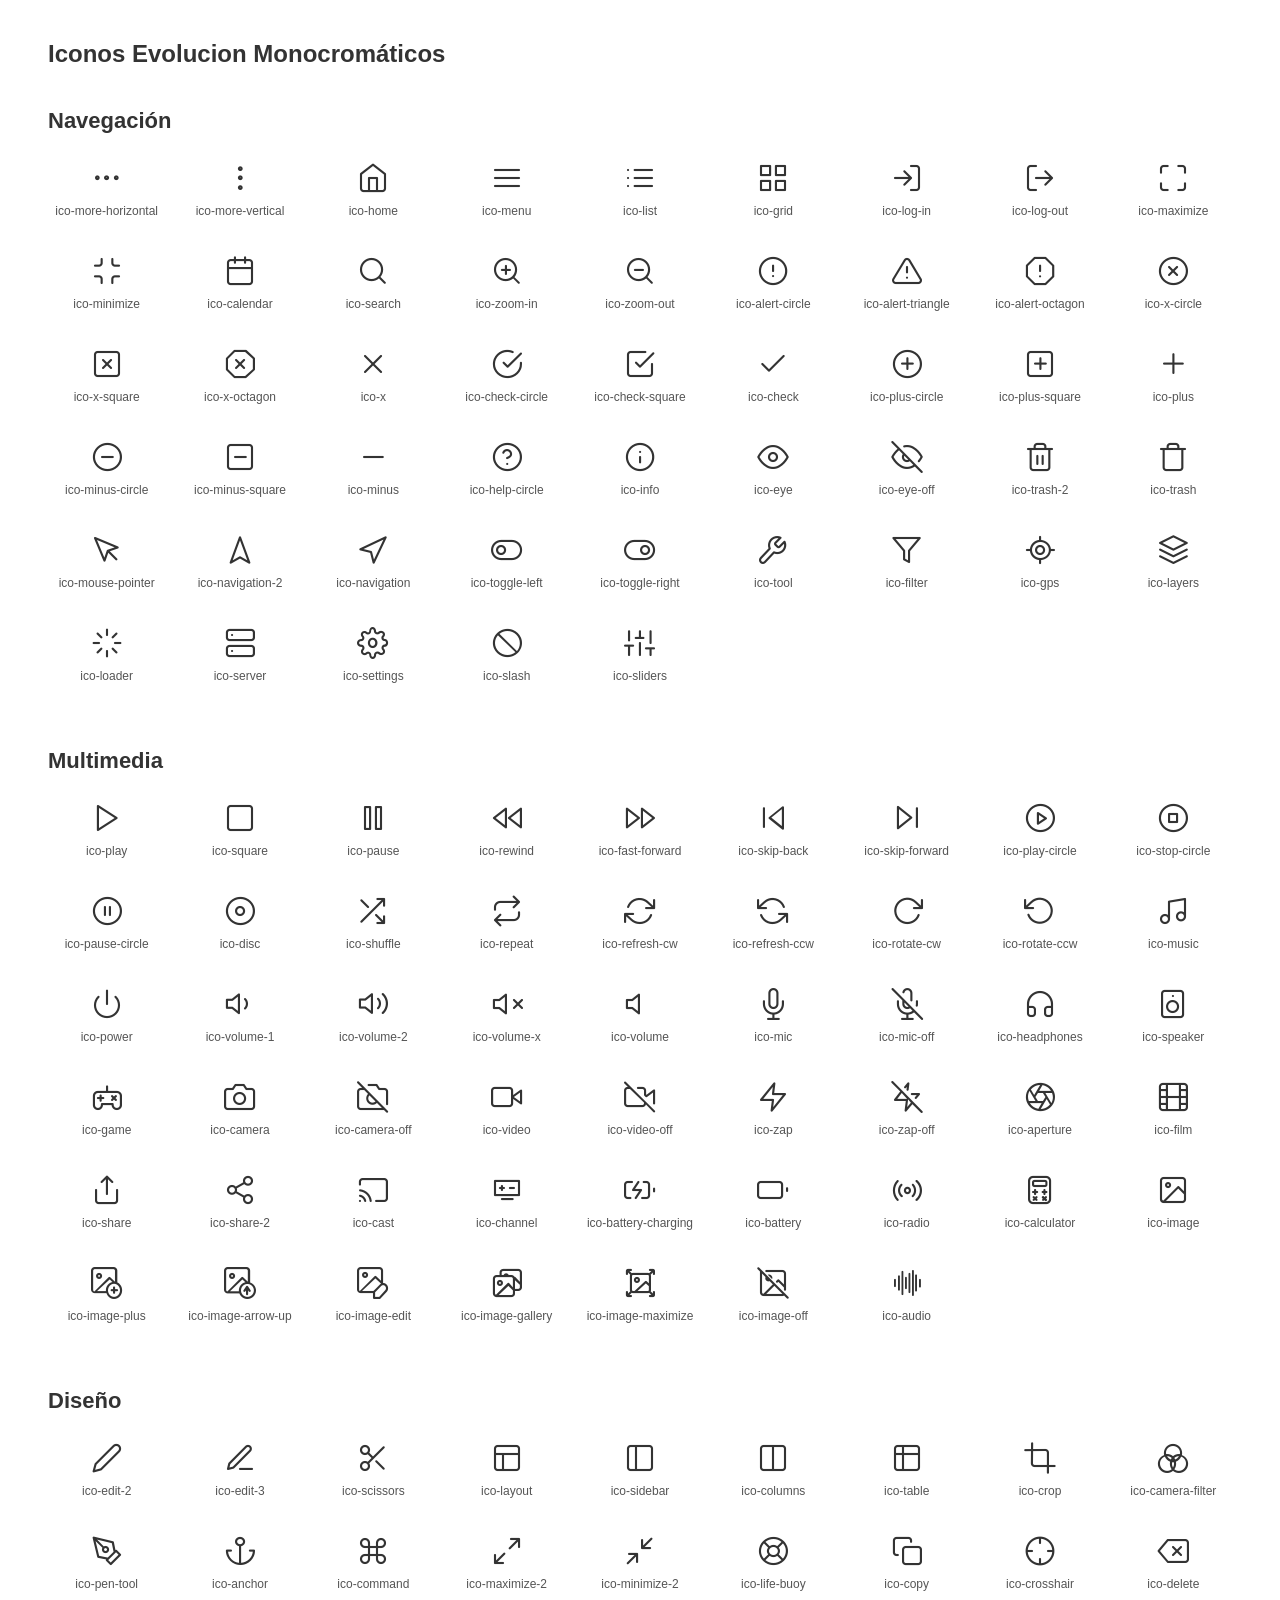
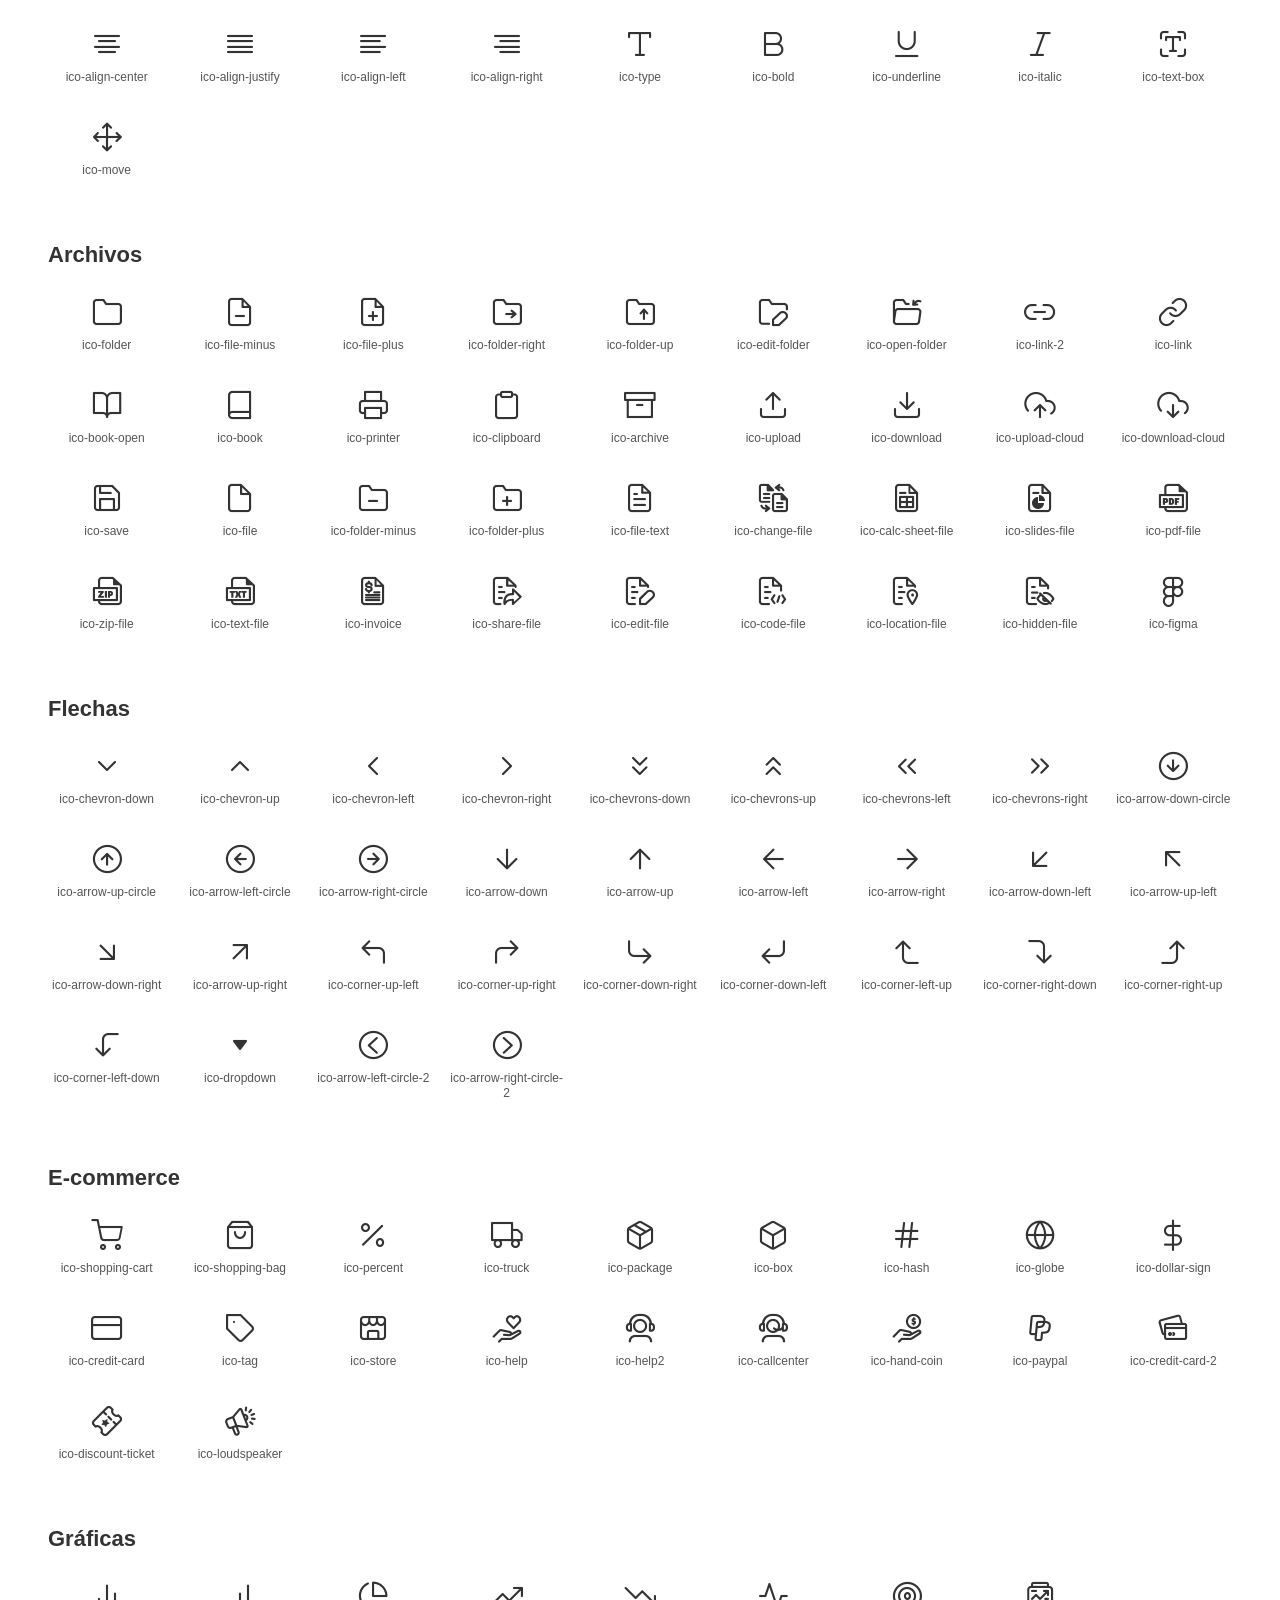
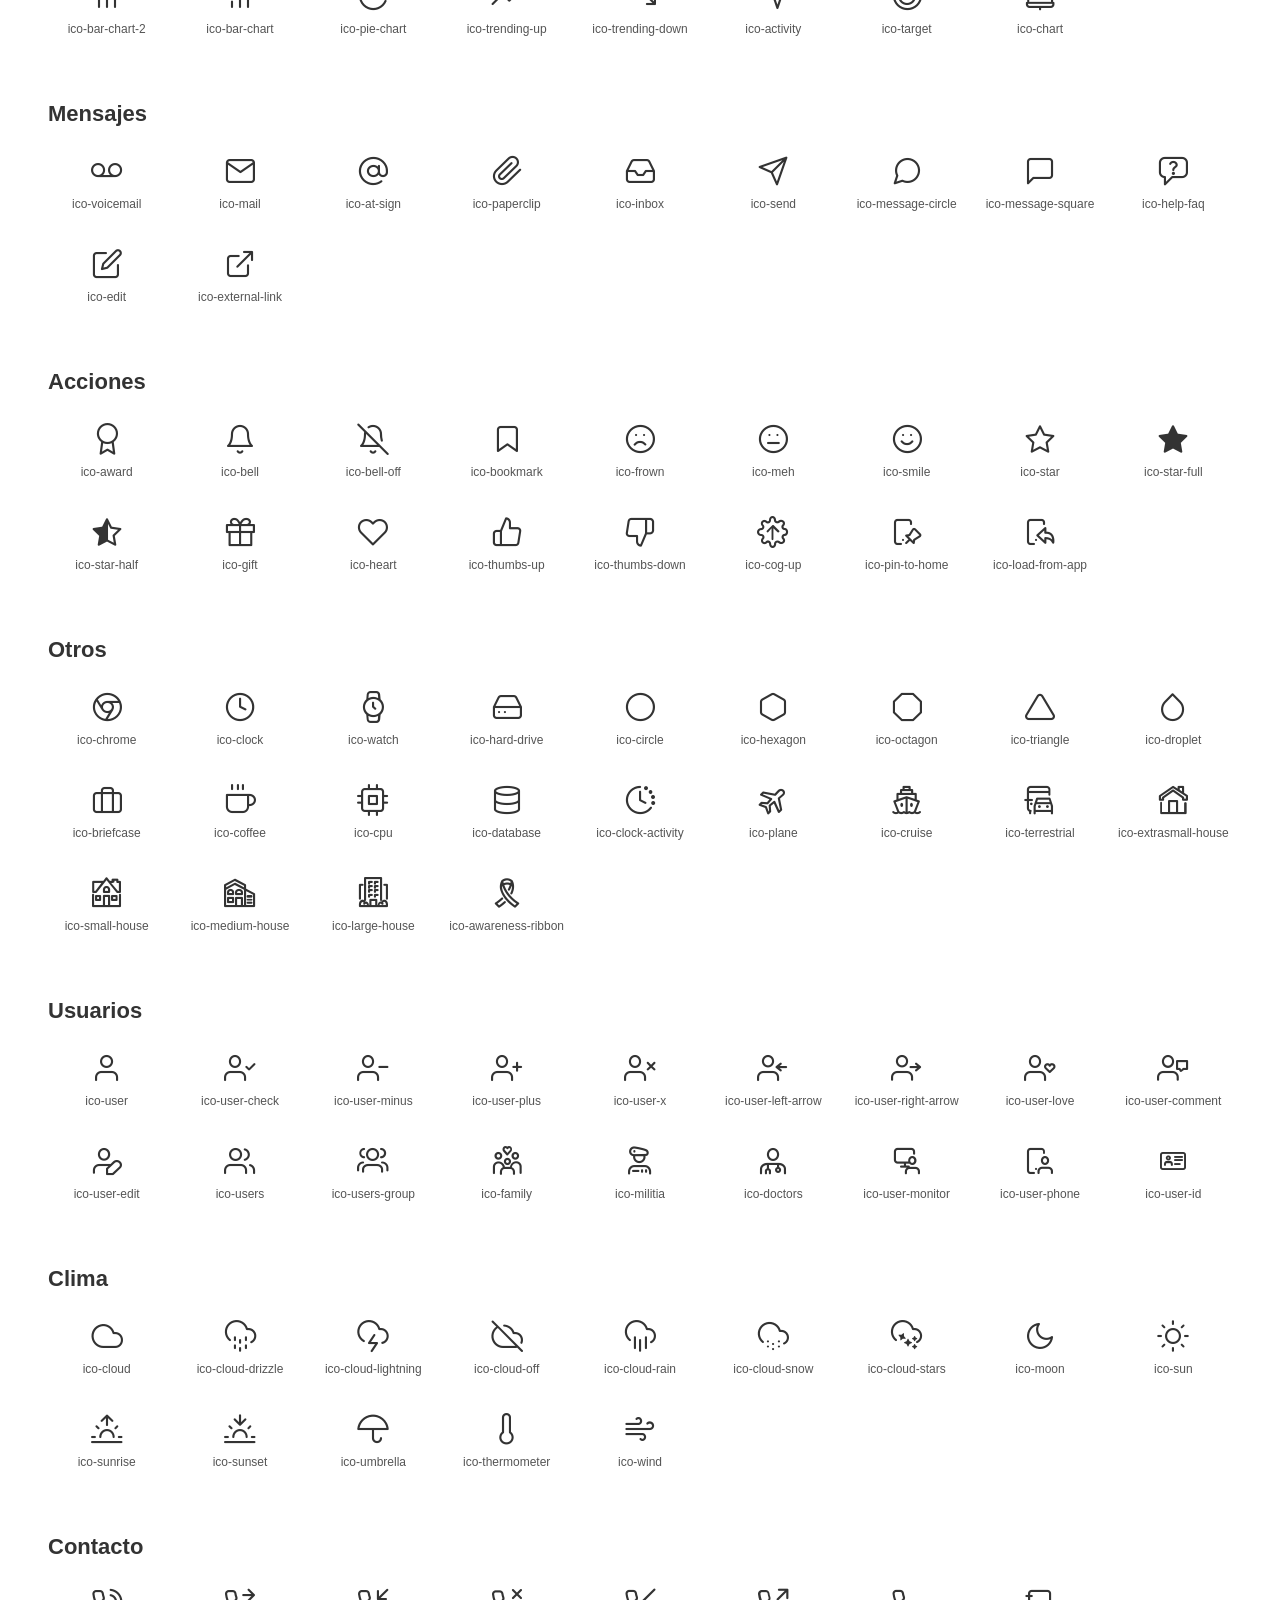
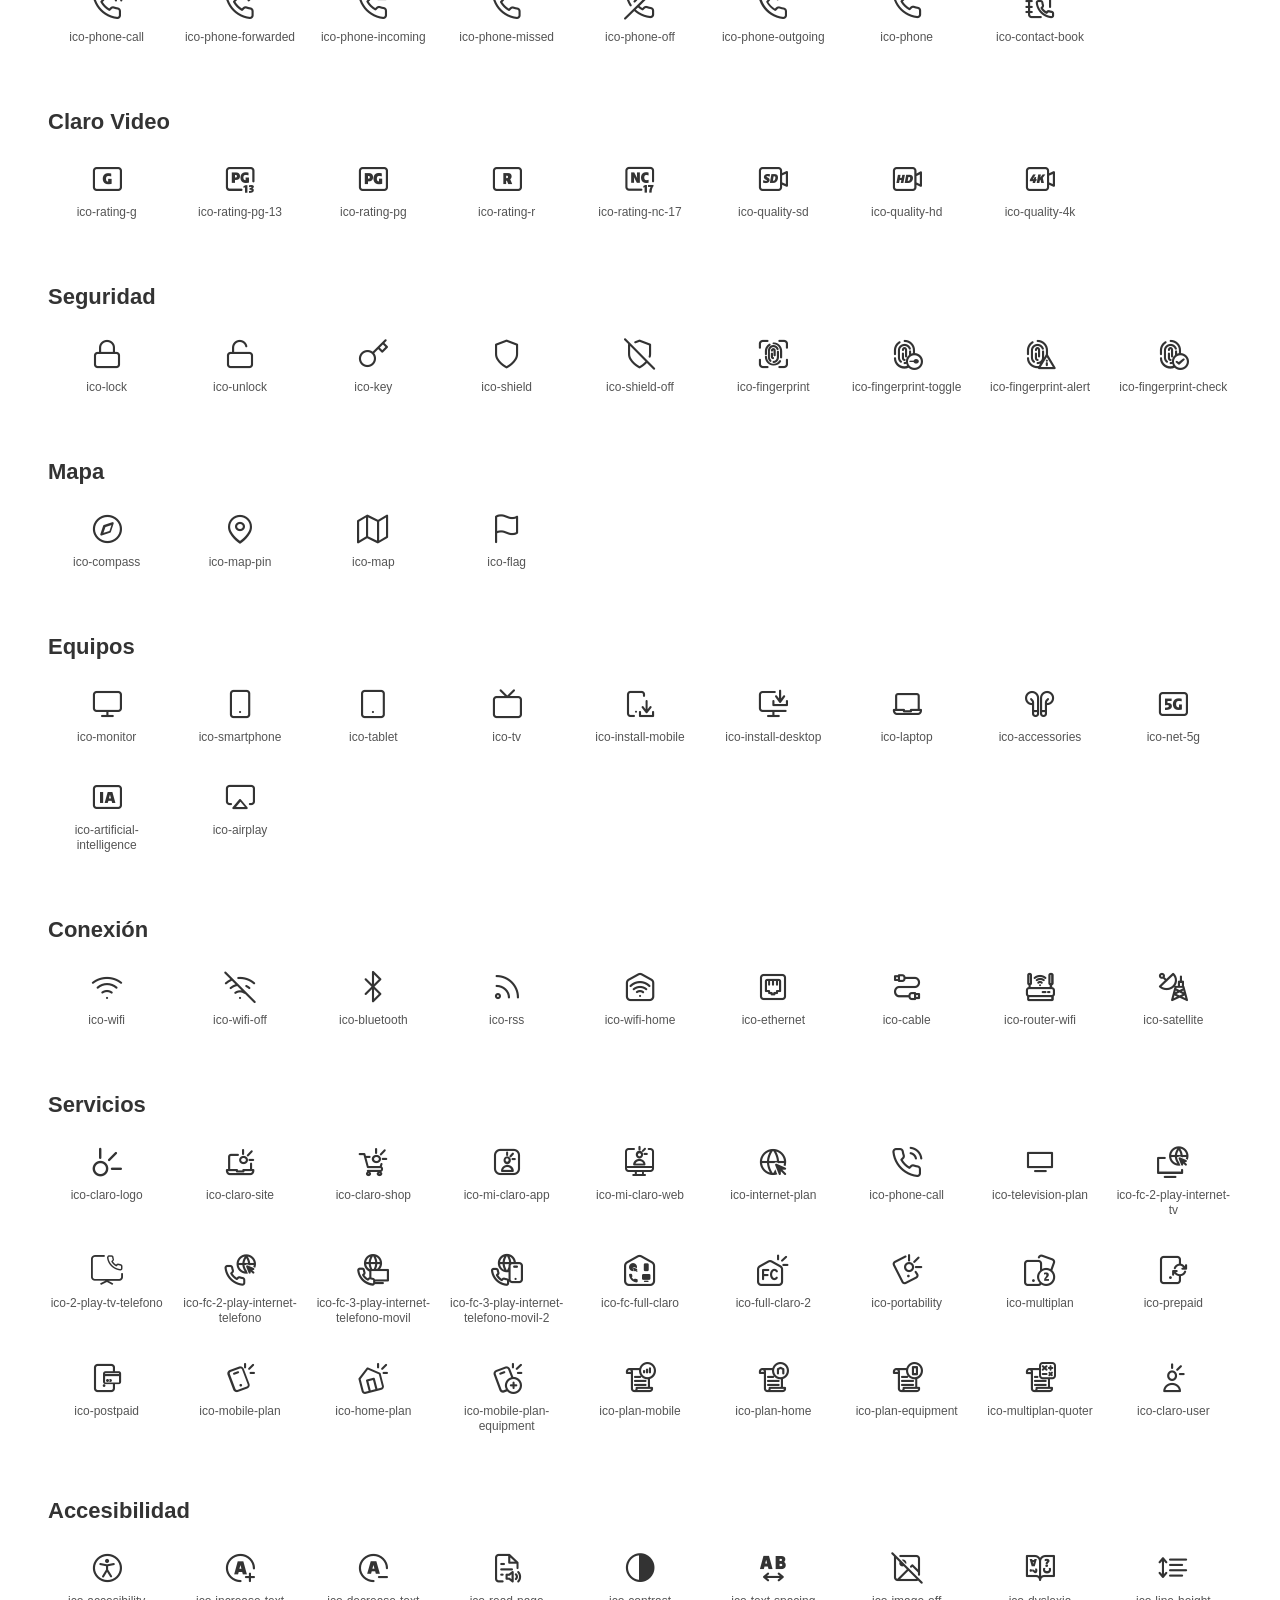
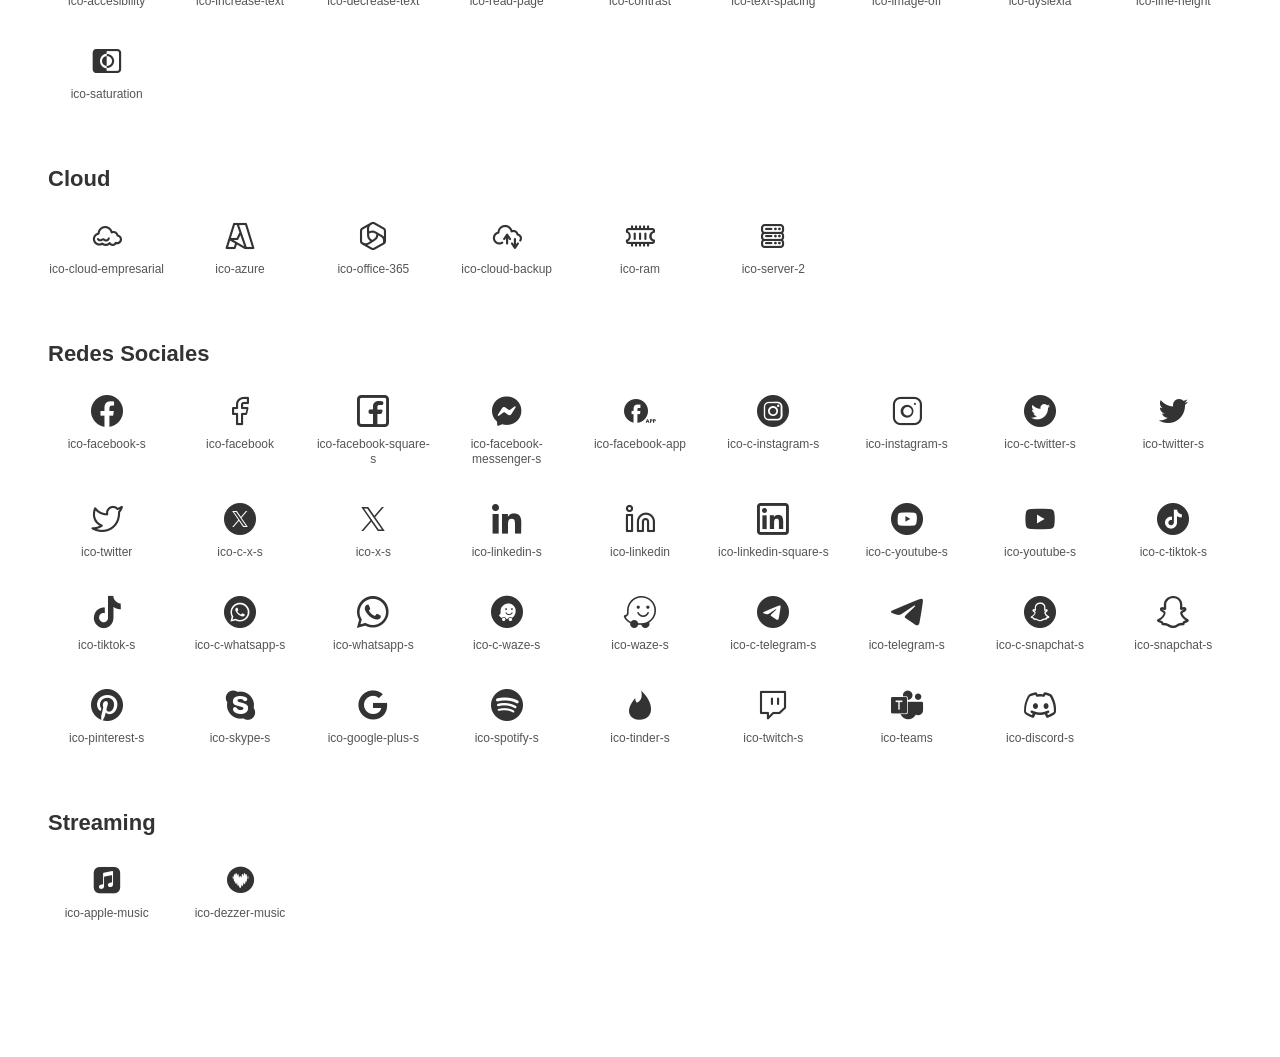
<file: claro-atlas-2025/font-icons/index.html>
<!DOCTYPE html>
<html lang="es">
<head>
  <meta charset="UTF-8" />
  <meta name="viewport" content="width=device-width, initial-scale=1" />
  <title>Font Icons — Claro Atlas</title>
  <link rel="stylesheet" href="font-claro.css" />
  <style>
    :root {
      --texto: #333;
      --bg: #fff;
    }
    * { box-sizing: border-box; }
    body {
      margin: 0;
      font-family: Arial, Helvetica, sans-serif;
      color: var(--texto);
      background: var(--bg);
      padding: 40px 48px 72px;
    }
    .icons-section {
      margin-bottom: 64px;
    }
    .section-header {
      margin-bottom: 28px;
    }
    .section-header h2 {
      margin: 0;
      font-size: 22px;
      font-weight: 700;
      color: #333;
    }
    .icons-grid {
      display: grid;
      grid-template-columns: repeat(9, minmax(0, 1fr));
      gap: 36px 16px;
    }
    @media (max-width: 1200px) {
      .icons-grid { grid-template-columns: repeat(6, minmax(0, 1fr)); }
    }
    @media (max-width: 800px) {
      body { padding: 20px 16px 40px; }
      .icons-grid { grid-template-columns: repeat(3, minmax(0, 1fr)); }
    }
    .icon-card {
      display: flex;
      flex-direction: column;
      align-items: center;
      text-align: center;
      gap: 10px;
      min-width: 0;
    }
    .icon-card i {
      font-size: 32px;
      line-height: 1;
      color: #333;
      display: block;
    }
    .icon-name {
      font-size: 12px;
      line-height: 1.25;
      word-break: break-word;
      color: #555;
    }
  </style>
</head>
<body>
  <h1 style="font-size:24px;margin:0 0 40px;">Iconos Evolucion Monocromáticos</h1>
  <section class="icons-section" id="navegaci-n">
    <header class="section-header">
      <h2>Navegación</h2>
    </header>
    <div class="icons-grid">
      <div class="icon-card">
        <i class="ico-more-horizontal" aria-hidden="true"></i>
        <span class="icon-name">ico-more-horizontal</span>
      </div>
      <div class="icon-card">
        <i class="ico-more-vertical" aria-hidden="true"></i>
        <span class="icon-name">ico-more-vertical</span>
      </div>
      <div class="icon-card">
        <i class="ico-home" aria-hidden="true"></i>
        <span class="icon-name">ico-home</span>
      </div>
      <div class="icon-card">
        <i class="ico-menu" aria-hidden="true"></i>
        <span class="icon-name">ico-menu</span>
      </div>
      <div class="icon-card">
        <i class="ico-list" aria-hidden="true"></i>
        <span class="icon-name">ico-list</span>
      </div>
      <div class="icon-card">
        <i class="ico-grid" aria-hidden="true"></i>
        <span class="icon-name">ico-grid</span>
      </div>
      <div class="icon-card">
        <i class="ico-log-in" aria-hidden="true"></i>
        <span class="icon-name">ico-log-in</span>
      </div>
      <div class="icon-card">
        <i class="ico-log-out" aria-hidden="true"></i>
        <span class="icon-name">ico-log-out</span>
      </div>
      <div class="icon-card">
        <i class="ico-maximize" aria-hidden="true"></i>
        <span class="icon-name">ico-maximize</span>
      </div>
      <div class="icon-card">
        <i class="ico-minimize" aria-hidden="true"></i>
        <span class="icon-name">ico-minimize</span>
      </div>
      <div class="icon-card">
        <i class="ico-calendar" aria-hidden="true"></i>
        <span class="icon-name">ico-calendar</span>
      </div>
      <div class="icon-card">
        <i class="ico-search" aria-hidden="true"></i>
        <span class="icon-name">ico-search</span>
      </div>
      <div class="icon-card">
        <i class="ico-zoom-in" aria-hidden="true"></i>
        <span class="icon-name">ico-zoom-in</span>
      </div>
      <div class="icon-card">
        <i class="ico-zoom-out" aria-hidden="true"></i>
        <span class="icon-name">ico-zoom-out</span>
      </div>
      <div class="icon-card">
        <i class="ico-alert-circle" aria-hidden="true"></i>
        <span class="icon-name">ico-alert-circle</span>
      </div>
      <div class="icon-card">
        <i class="ico-alert-triangle" aria-hidden="true"></i>
        <span class="icon-name">ico-alert-triangle</span>
      </div>
      <div class="icon-card">
        <i class="ico-alert-octagon" aria-hidden="true"></i>
        <span class="icon-name">ico-alert-octagon</span>
      </div>
      <div class="icon-card">
        <i class="ico-x-circle" aria-hidden="true"></i>
        <span class="icon-name">ico-x-circle</span>
      </div>
      <div class="icon-card">
        <i class="ico-x-square" aria-hidden="true"></i>
        <span class="icon-name">ico-x-square</span>
      </div>
      <div class="icon-card">
        <i class="ico-x-octagon" aria-hidden="true"></i>
        <span class="icon-name">ico-x-octagon</span>
      </div>
      <div class="icon-card">
        <i class="ico-x" aria-hidden="true"></i>
        <span class="icon-name">ico-x</span>
      </div>
      <div class="icon-card">
        <i class="ico-check-circle" aria-hidden="true"></i>
        <span class="icon-name">ico-check-circle</span>
      </div>
      <div class="icon-card">
        <i class="ico-check-square" aria-hidden="true"></i>
        <span class="icon-name">ico-check-square</span>
      </div>
      <div class="icon-card">
        <i class="ico-check" aria-hidden="true"></i>
        <span class="icon-name">ico-check</span>
      </div>
      <div class="icon-card">
        <i class="ico-plus-circle" aria-hidden="true"></i>
        <span class="icon-name">ico-plus-circle</span>
      </div>
      <div class="icon-card">
        <i class="ico-plus-square" aria-hidden="true"></i>
        <span class="icon-name">ico-plus-square</span>
      </div>
      <div class="icon-card">
        <i class="ico-plus" aria-hidden="true"></i>
        <span class="icon-name">ico-plus</span>
      </div>
      <div class="icon-card">
        <i class="ico-minus-circle" aria-hidden="true"></i>
        <span class="icon-name">ico-minus-circle</span>
      </div>
      <div class="icon-card">
        <i class="ico-minus-square" aria-hidden="true"></i>
        <span class="icon-name">ico-minus-square</span>
      </div>
      <div class="icon-card">
        <i class="ico-minus" aria-hidden="true"></i>
        <span class="icon-name">ico-minus</span>
      </div>
      <div class="icon-card">
        <i class="ico-help-circle" aria-hidden="true"></i>
        <span class="icon-name">ico-help-circle</span>
      </div>
      <div class="icon-card">
        <i class="ico-info" aria-hidden="true"></i>
        <span class="icon-name">ico-info</span>
      </div>
      <div class="icon-card">
        <i class="ico-eye" aria-hidden="true"></i>
        <span class="icon-name">ico-eye</span>
      </div>
      <div class="icon-card">
        <i class="ico-eye-off" aria-hidden="true"></i>
        <span class="icon-name">ico-eye-off</span>
      </div>
      <div class="icon-card">
        <i class="ico-trash-2" aria-hidden="true"></i>
        <span class="icon-name">ico-trash-2</span>
      </div>
      <div class="icon-card">
        <i class="ico-trash" aria-hidden="true"></i>
        <span class="icon-name">ico-trash</span>
      </div>
      <div class="icon-card">
        <i class="ico-mouse-pointer" aria-hidden="true"></i>
        <span class="icon-name">ico-mouse-pointer</span>
      </div>
      <div class="icon-card">
        <i class="ico-navigation-2" aria-hidden="true"></i>
        <span class="icon-name">ico-navigation-2</span>
      </div>
      <div class="icon-card">
        <i class="ico-navigation" aria-hidden="true"></i>
        <span class="icon-name">ico-navigation</span>
      </div>
      <div class="icon-card">
        <i class="ico-toggle-left" aria-hidden="true"></i>
        <span class="icon-name">ico-toggle-left</span>
      </div>
      <div class="icon-card">
        <i class="ico-toggle-right" aria-hidden="true"></i>
        <span class="icon-name">ico-toggle-right</span>
      </div>
      <div class="icon-card">
        <i class="ico-tool" aria-hidden="true"></i>
        <span class="icon-name">ico-tool</span>
      </div>
      <div class="icon-card">
        <i class="ico-filter" aria-hidden="true"></i>
        <span class="icon-name">ico-filter</span>
      </div>
      <div class="icon-card">
        <i class="ico-gps" aria-hidden="true"></i>
        <span class="icon-name">ico-gps</span>
      </div>
      <div class="icon-card">
        <i class="ico-layers" aria-hidden="true"></i>
        <span class="icon-name">ico-layers</span>
      </div>
      <div class="icon-card">
        <i class="ico-loader" aria-hidden="true"></i>
        <span class="icon-name">ico-loader</span>
      </div>
      <div class="icon-card">
        <i class="ico-server" aria-hidden="true"></i>
        <span class="icon-name">ico-server</span>
      </div>
      <div class="icon-card">
        <i class="ico-settings" aria-hidden="true"></i>
        <span class="icon-name">ico-settings</span>
      </div>
      <div class="icon-card">
        <i class="ico-slash" aria-hidden="true"></i>
        <span class="icon-name">ico-slash</span>
      </div>
      <div class="icon-card">
        <i class="ico-sliders" aria-hidden="true"></i>
        <span class="icon-name">ico-sliders</span>
      </div>
    </div>
  </section>
  <section class="icons-section" id="multimedia">
    <header class="section-header">
      <h2>Multimedia</h2>
    </header>
    <div class="icons-grid">
      <div class="icon-card">
        <i class="ico-play" aria-hidden="true"></i>
        <span class="icon-name">ico-play</span>
      </div>
      <div class="icon-card">
        <i class="ico-square" aria-hidden="true"></i>
        <span class="icon-name">ico-square</span>
      </div>
      <div class="icon-card">
        <i class="ico-pause" aria-hidden="true"></i>
        <span class="icon-name">ico-pause</span>
      </div>
      <div class="icon-card">
        <i class="ico-rewind" aria-hidden="true"></i>
        <span class="icon-name">ico-rewind</span>
      </div>
      <div class="icon-card">
        <i class="ico-fast-forward" aria-hidden="true"></i>
        <span class="icon-name">ico-fast-forward</span>
      </div>
      <div class="icon-card">
        <i class="ico-skip-back" aria-hidden="true"></i>
        <span class="icon-name">ico-skip-back</span>
      </div>
      <div class="icon-card">
        <i class="ico-skip-forward" aria-hidden="true"></i>
        <span class="icon-name">ico-skip-forward</span>
      </div>
      <div class="icon-card">
        <i class="ico-play-circle" aria-hidden="true"></i>
        <span class="icon-name">ico-play-circle</span>
      </div>
      <div class="icon-card">
        <i class="ico-stop-circle" aria-hidden="true"></i>
        <span class="icon-name">ico-stop-circle</span>
      </div>
      <div class="icon-card">
        <i class="ico-pause-circle" aria-hidden="true"></i>
        <span class="icon-name">ico-pause-circle</span>
      </div>
      <div class="icon-card">
        <i class="ico-disc" aria-hidden="true"></i>
        <span class="icon-name">ico-disc</span>
      </div>
      <div class="icon-card">
        <i class="ico-shuffle" aria-hidden="true"></i>
        <span class="icon-name">ico-shuffle</span>
      </div>
      <div class="icon-card">
        <i class="ico-repeat" aria-hidden="true"></i>
        <span class="icon-name">ico-repeat</span>
      </div>
      <div class="icon-card">
        <i class="ico-refresh-cw" aria-hidden="true"></i>
        <span class="icon-name">ico-refresh-cw</span>
      </div>
      <div class="icon-card">
        <i class="ico-refresh-ccw" aria-hidden="true"></i>
        <span class="icon-name">ico-refresh-ccw</span>
      </div>
      <div class="icon-card">
        <i class="ico-rotate-cw" aria-hidden="true"></i>
        <span class="icon-name">ico-rotate-cw</span>
      </div>
      <div class="icon-card">
        <i class="ico-rotate-ccw" aria-hidden="true"></i>
        <span class="icon-name">ico-rotate-ccw</span>
      </div>
      <div class="icon-card">
        <i class="ico-music" aria-hidden="true"></i>
        <span class="icon-name">ico-music</span>
      </div>
      <div class="icon-card">
        <i class="ico-power" aria-hidden="true"></i>
        <span class="icon-name">ico-power</span>
      </div>
      <div class="icon-card">
        <i class="ico-volume-1" aria-hidden="true"></i>
        <span class="icon-name">ico-volume-1</span>
      </div>
      <div class="icon-card">
        <i class="ico-volume-2" aria-hidden="true"></i>
        <span class="icon-name">ico-volume-2</span>
      </div>
      <div class="icon-card">
        <i class="ico-volume-x" aria-hidden="true"></i>
        <span class="icon-name">ico-volume-x</span>
      </div>
      <div class="icon-card">
        <i class="ico-volume" aria-hidden="true"></i>
        <span class="icon-name">ico-volume</span>
      </div>
      <div class="icon-card">
        <i class="ico-mic" aria-hidden="true"></i>
        <span class="icon-name">ico-mic</span>
      </div>
      <div class="icon-card">
        <i class="ico-mic-off" aria-hidden="true"></i>
        <span class="icon-name">ico-mic-off</span>
      </div>
      <div class="icon-card">
        <i class="ico-headphones" aria-hidden="true"></i>
        <span class="icon-name">ico-headphones</span>
      </div>
      <div class="icon-card">
        <i class="ico-speaker" aria-hidden="true"></i>
        <span class="icon-name">ico-speaker</span>
      </div>
      <div class="icon-card">
        <i class="ico-game" aria-hidden="true"></i>
        <span class="icon-name">ico-game</span>
      </div>
      <div class="icon-card">
        <i class="ico-camera" aria-hidden="true"></i>
        <span class="icon-name">ico-camera</span>
      </div>
      <div class="icon-card">
        <i class="ico-camera-off" aria-hidden="true"></i>
        <span class="icon-name">ico-camera-off</span>
      </div>
      <div class="icon-card">
        <i class="ico-video" aria-hidden="true"></i>
        <span class="icon-name">ico-video</span>
      </div>
      <div class="icon-card">
        <i class="ico-video-off" aria-hidden="true"></i>
        <span class="icon-name">ico-video-off</span>
      </div>
      <div class="icon-card">
        <i class="ico-zap" aria-hidden="true"></i>
        <span class="icon-name">ico-zap</span>
      </div>
      <div class="icon-card">
        <i class="ico-zap-off" aria-hidden="true"></i>
        <span class="icon-name">ico-zap-off</span>
      </div>
      <div class="icon-card">
        <i class="ico-aperture" aria-hidden="true"></i>
        <span class="icon-name">ico-aperture</span>
      </div>
      <div class="icon-card">
        <i class="ico-film" aria-hidden="true"></i>
        <span class="icon-name">ico-film</span>
      </div>
      <div class="icon-card">
        <i class="ico-share" aria-hidden="true"></i>
        <span class="icon-name">ico-share</span>
      </div>
      <div class="icon-card">
        <i class="ico-share-2" aria-hidden="true"></i>
        <span class="icon-name">ico-share-2</span>
      </div>
      <div class="icon-card">
        <i class="ico-cast" aria-hidden="true"></i>
        <span class="icon-name">ico-cast</span>
      </div>
      <div class="icon-card">
        <i class="ico-channel" aria-hidden="true"></i>
        <span class="icon-name">ico-channel</span>
      </div>
      <div class="icon-card">
        <i class="ico-battery-charging" aria-hidden="true"></i>
        <span class="icon-name">ico-battery-charging</span>
      </div>
      <div class="icon-card">
        <i class="ico-battery" aria-hidden="true"></i>
        <span class="icon-name">ico-battery</span>
      </div>
      <div class="icon-card">
        <i class="ico-radio" aria-hidden="true"></i>
        <span class="icon-name">ico-radio</span>
      </div>
      <div class="icon-card">
        <i class="ico-calculator" aria-hidden="true"></i>
        <span class="icon-name">ico-calculator</span>
      </div>
      <div class="icon-card">
        <i class="ico-image" aria-hidden="true"></i>
        <span class="icon-name">ico-image</span>
      </div>
      <div class="icon-card">
        <i class="ico-image-plus" aria-hidden="true"></i>
        <span class="icon-name">ico-image-plus</span>
      </div>
      <div class="icon-card">
        <i class="ico-image-arrow-up" aria-hidden="true"></i>
        <span class="icon-name">ico-image-arrow-up</span>
      </div>
      <div class="icon-card">
        <i class="ico-image-edit" aria-hidden="true"></i>
        <span class="icon-name">ico-image-edit</span>
      </div>
      <div class="icon-card">
        <i class="ico-image-gallery" aria-hidden="true"></i>
        <span class="icon-name">ico-image-gallery</span>
      </div>
      <div class="icon-card">
        <i class="ico-image-maximize" aria-hidden="true"></i>
        <span class="icon-name">ico-image-maximize</span>
      </div>
      <div class="icon-card">
        <i class="ico-image-off" aria-hidden="true"></i>
        <span class="icon-name">ico-image-off</span>
      </div>
      <div class="icon-card">
        <i class="ico-audio" aria-hidden="true"></i>
        <span class="icon-name">ico-audio</span>
      </div>
    </div>
  </section>
  <section class="icons-section" id="dise-o">
    <header class="section-header">
      <h2>Diseño</h2>
    </header>
    <div class="icons-grid">
      <div class="icon-card">
        <i class="ico-edit-2" aria-hidden="true"></i>
        <span class="icon-name">ico-edit-2</span>
      </div>
      <div class="icon-card">
        <i class="ico-edit-3" aria-hidden="true"></i>
        <span class="icon-name">ico-edit-3</span>
      </div>
      <div class="icon-card">
        <i class="ico-scissors" aria-hidden="true"></i>
        <span class="icon-name">ico-scissors</span>
      </div>
      <div class="icon-card">
        <i class="ico-layout" aria-hidden="true"></i>
        <span class="icon-name">ico-layout</span>
      </div>
      <div class="icon-card">
        <i class="ico-sidebar" aria-hidden="true"></i>
        <span class="icon-name">ico-sidebar</span>
      </div>
      <div class="icon-card">
        <i class="ico-columns" aria-hidden="true"></i>
        <span class="icon-name">ico-columns</span>
      </div>
      <div class="icon-card">
        <i class="ico-table" aria-hidden="true"></i>
        <span class="icon-name">ico-table</span>
      </div>
      <div class="icon-card">
        <i class="ico-crop" aria-hidden="true"></i>
        <span class="icon-name">ico-crop</span>
      </div>
      <div class="icon-card">
        <i class="ico-camera-filter" aria-hidden="true"></i>
        <span class="icon-name">ico-camera-filter</span>
      </div>
      <div class="icon-card">
        <i class="ico-pen-tool" aria-hidden="true"></i>
        <span class="icon-name">ico-pen-tool</span>
      </div>
      <div class="icon-card">
        <i class="ico-anchor" aria-hidden="true"></i>
        <span class="icon-name">ico-anchor</span>
      </div>
      <div class="icon-card">
        <i class="ico-command" aria-hidden="true"></i>
        <span class="icon-name">ico-command</span>
      </div>
      <div class="icon-card">
        <i class="ico-maximize-2" aria-hidden="true"></i>
        <span class="icon-name">ico-maximize-2</span>
      </div>
      <div class="icon-card">
        <i class="ico-minimize-2" aria-hidden="true"></i>
        <span class="icon-name">ico-minimize-2</span>
      </div>
      <div class="icon-card">
        <i class="ico-life-buoy" aria-hidden="true"></i>
        <span class="icon-name">ico-life-buoy</span>
      </div>
      <div class="icon-card">
        <i class="ico-copy" aria-hidden="true"></i>
        <span class="icon-name">ico-copy</span>
      </div>
      <div class="icon-card">
        <i class="ico-crosshair" aria-hidden="true"></i>
        <span class="icon-name">ico-crosshair</span>
      </div>
      <div class="icon-card">
        <i class="ico-delete" aria-hidden="true"></i>
        <span class="icon-name">ico-delete</span>
      </div>
      <div class="icon-card">
        <i class="ico-align-center" aria-hidden="true"></i>
        <span class="icon-name">ico-align-center</span>
      </div>
      <div class="icon-card">
        <i class="ico-align-justify" aria-hidden="true"></i>
        <span class="icon-name">ico-align-justify</span>
      </div>
      <div class="icon-card">
        <i class="ico-align-left" aria-hidden="true"></i>
        <span class="icon-name">ico-align-left</span>
      </div>
      <div class="icon-card">
        <i class="ico-align-right" aria-hidden="true"></i>
        <span class="icon-name">ico-align-right</span>
      </div>
      <div class="icon-card">
        <i class="ico-type" aria-hidden="true"></i>
        <span class="icon-name">ico-type</span>
      </div>
      <div class="icon-card">
        <i class="ico-bold" aria-hidden="true"></i>
        <span class="icon-name">ico-bold</span>
      </div>
      <div class="icon-card">
        <i class="ico-underline" aria-hidden="true"></i>
        <span class="icon-name">ico-underline</span>
      </div>
      <div class="icon-card">
        <i class="ico-italic" aria-hidden="true"></i>
        <span class="icon-name">ico-italic</span>
      </div>
      <div class="icon-card">
        <i class="ico-text-box" aria-hidden="true"></i>
        <span class="icon-name">ico-text-box</span>
      </div>
      <div class="icon-card">
        <i class="ico-move" aria-hidden="true"></i>
        <span class="icon-name">ico-move</span>
      </div>
    </div>
  </section>
  <section class="icons-section" id="archivos">
    <header class="section-header">
      <h2>Archivos</h2>
    </header>
    <div class="icons-grid">
      <div class="icon-card">
        <i class="ico-folder" aria-hidden="true"></i>
        <span class="icon-name">ico-folder</span>
      </div>
      <div class="icon-card">
        <i class="ico-file-minus" aria-hidden="true"></i>
        <span class="icon-name">ico-file-minus</span>
      </div>
      <div class="icon-card">
        <i class="ico-file-plus" aria-hidden="true"></i>
        <span class="icon-name">ico-file-plus</span>
      </div>
      <div class="icon-card">
        <i class="ico-folder-right" aria-hidden="true"></i>
        <span class="icon-name">ico-folder-right</span>
      </div>
      <div class="icon-card">
        <i class="ico-folder-up" aria-hidden="true"></i>
        <span class="icon-name">ico-folder-up</span>
      </div>
      <div class="icon-card">
        <i class="ico-edit-folder" aria-hidden="true"></i>
        <span class="icon-name">ico-edit-folder</span>
      </div>
      <div class="icon-card">
        <i class="ico-open-folder" aria-hidden="true"></i>
        <span class="icon-name">ico-open-folder</span>
      </div>
      <div class="icon-card">
        <i class="ico-link-2" aria-hidden="true"></i>
        <span class="icon-name">ico-link-2</span>
      </div>
      <div class="icon-card">
        <i class="ico-link" aria-hidden="true"></i>
        <span class="icon-name">ico-link</span>
      </div>
      <div class="icon-card">
        <i class="ico-book-open" aria-hidden="true"></i>
        <span class="icon-name">ico-book-open</span>
      </div>
      <div class="icon-card">
        <i class="ico-book" aria-hidden="true"></i>
        <span class="icon-name">ico-book</span>
      </div>
      <div class="icon-card">
        <i class="ico-printer" aria-hidden="true"></i>
        <span class="icon-name">ico-printer</span>
      </div>
      <div class="icon-card">
        <i class="ico-clipboard" aria-hidden="true"></i>
        <span class="icon-name">ico-clipboard</span>
      </div>
      <div class="icon-card">
        <i class="ico-archive" aria-hidden="true"></i>
        <span class="icon-name">ico-archive</span>
      </div>
      <div class="icon-card">
        <i class="ico-upload" aria-hidden="true"></i>
        <span class="icon-name">ico-upload</span>
      </div>
      <div class="icon-card">
        <i class="ico-download" aria-hidden="true"></i>
        <span class="icon-name">ico-download</span>
      </div>
      <div class="icon-card">
        <i class="ico-upload-cloud" aria-hidden="true"></i>
        <span class="icon-name">ico-upload-cloud</span>
      </div>
      <div class="icon-card">
        <i class="ico-download-cloud" aria-hidden="true"></i>
        <span class="icon-name">ico-download-cloud</span>
      </div>
      <div class="icon-card">
        <i class="ico-save" aria-hidden="true"></i>
        <span class="icon-name">ico-save</span>
      </div>
      <div class="icon-card">
        <i class="ico-file" aria-hidden="true"></i>
        <span class="icon-name">ico-file</span>
      </div>
      <div class="icon-card">
        <i class="ico-folder-minus" aria-hidden="true"></i>
        <span class="icon-name">ico-folder-minus</span>
      </div>
      <div class="icon-card">
        <i class="ico-folder-plus" aria-hidden="true"></i>
        <span class="icon-name">ico-folder-plus</span>
      </div>
      <div class="icon-card">
        <i class="ico-file-text" aria-hidden="true"></i>
        <span class="icon-name">ico-file-text</span>
      </div>
      <div class="icon-card">
        <i class="ico-change-file" aria-hidden="true"></i>
        <span class="icon-name">ico-change-file</span>
      </div>
      <div class="icon-card">
        <i class="ico-calc-sheet-file" aria-hidden="true"></i>
        <span class="icon-name">ico-calc-sheet-file</span>
      </div>
      <div class="icon-card">
        <i class="ico-slides-file" aria-hidden="true"></i>
        <span class="icon-name">ico-slides-file</span>
      </div>
      <div class="icon-card">
        <i class="ico-pdf-file" aria-hidden="true"></i>
        <span class="icon-name">ico-pdf-file</span>
      </div>
      <div class="icon-card">
        <i class="ico-zip-file" aria-hidden="true"></i>
        <span class="icon-name">ico-zip-file</span>
      </div>
      <div class="icon-card">
        <i class="ico-text-file" aria-hidden="true"></i>
        <span class="icon-name">ico-text-file</span>
      </div>
      <div class="icon-card">
        <i class="ico-invoice" aria-hidden="true"></i>
        <span class="icon-name">ico-invoice</span>
      </div>
      <div class="icon-card">
        <i class="ico-share-file" aria-hidden="true"></i>
        <span class="icon-name">ico-share-file</span>
      </div>
      <div class="icon-card">
        <i class="ico-edit-file" aria-hidden="true"></i>
        <span class="icon-name">ico-edit-file</span>
      </div>
      <div class="icon-card">
        <i class="ico-code-file" aria-hidden="true"></i>
        <span class="icon-name">ico-code-file</span>
      </div>
      <div class="icon-card">
        <i class="ico-location-file" aria-hidden="true"></i>
        <span class="icon-name">ico-location-file</span>
      </div>
      <div class="icon-card">
        <i class="ico-hidden-file" aria-hidden="true"></i>
        <span class="icon-name">ico-hidden-file</span>
      </div>
      <div class="icon-card">
        <i class="ico-figma" aria-hidden="true"></i>
        <span class="icon-name">ico-figma</span>
      </div>
    </div>
  </section>
  <section class="icons-section" id="flechas">
    <header class="section-header">
      <h2>Flechas</h2>
    </header>
    <div class="icons-grid">
      <div class="icon-card">
        <i class="ico-chevron-down" aria-hidden="true"></i>
        <span class="icon-name">ico-chevron-down</span>
      </div>
      <div class="icon-card">
        <i class="ico-chevron-up" aria-hidden="true"></i>
        <span class="icon-name">ico-chevron-up</span>
      </div>
      <div class="icon-card">
        <i class="ico-chevron-left" aria-hidden="true"></i>
        <span class="icon-name">ico-chevron-left</span>
      </div>
      <div class="icon-card">
        <i class="ico-chevron-right" aria-hidden="true"></i>
        <span class="icon-name">ico-chevron-right</span>
      </div>
      <div class="icon-card">
        <i class="ico-chevrons-down" aria-hidden="true"></i>
        <span class="icon-name">ico-chevrons-down</span>
      </div>
      <div class="icon-card">
        <i class="ico-chevrons-up" aria-hidden="true"></i>
        <span class="icon-name">ico-chevrons-up</span>
      </div>
      <div class="icon-card">
        <i class="ico-chevrons-left" aria-hidden="true"></i>
        <span class="icon-name">ico-chevrons-left</span>
      </div>
      <div class="icon-card">
        <i class="ico-chevrons-right" aria-hidden="true"></i>
        <span class="icon-name">ico-chevrons-right</span>
      </div>
      <div class="icon-card">
        <i class="ico-arrow-down-circle" aria-hidden="true"></i>
        <span class="icon-name">ico-arrow-down-circle</span>
      </div>
      <div class="icon-card">
        <i class="ico-arrow-up-circle" aria-hidden="true"></i>
        <span class="icon-name">ico-arrow-up-circle</span>
      </div>
      <div class="icon-card">
        <i class="ico-arrow-left-circle" aria-hidden="true"></i>
        <span class="icon-name">ico-arrow-left-circle</span>
      </div>
      <div class="icon-card">
        <i class="ico-arrow-right-circle" aria-hidden="true"></i>
        <span class="icon-name">ico-arrow-right-circle</span>
      </div>
      <div class="icon-card">
        <i class="ico-arrow-down" aria-hidden="true"></i>
        <span class="icon-name">ico-arrow-down</span>
      </div>
      <div class="icon-card">
        <i class="ico-arrow-up" aria-hidden="true"></i>
        <span class="icon-name">ico-arrow-up</span>
      </div>
      <div class="icon-card">
        <i class="ico-arrow-left" aria-hidden="true"></i>
        <span class="icon-name">ico-arrow-left</span>
      </div>
      <div class="icon-card">
        <i class="ico-arrow-right" aria-hidden="true"></i>
        <span class="icon-name">ico-arrow-right</span>
      </div>
      <div class="icon-card">
        <i class="ico-arrow-down-left" aria-hidden="true"></i>
        <span class="icon-name">ico-arrow-down-left</span>
      </div>
      <div class="icon-card">
        <i class="ico-arrow-up-left" aria-hidden="true"></i>
        <span class="icon-name">ico-arrow-up-left</span>
      </div>
      <div class="icon-card">
        <i class="ico-arrow-down-right" aria-hidden="true"></i>
        <span class="icon-name">ico-arrow-down-right</span>
      </div>
      <div class="icon-card">
        <i class="ico-arrow-up-right" aria-hidden="true"></i>
        <span class="icon-name">ico-arrow-up-right</span>
      </div>
      <div class="icon-card">
        <i class="ico-corner-up-left" aria-hidden="true"></i>
        <span class="icon-name">ico-corner-up-left</span>
      </div>
      <div class="icon-card">
        <i class="ico-corner-up-right" aria-hidden="true"></i>
        <span class="icon-name">ico-corner-up-right</span>
      </div>
      <div class="icon-card">
        <i class="ico-corner-down-right" aria-hidden="true"></i>
        <span class="icon-name">ico-corner-down-right</span>
      </div>
      <div class="icon-card">
        <i class="ico-corner-down-left" aria-hidden="true"></i>
        <span class="icon-name">ico-corner-down-left</span>
      </div>
      <div class="icon-card">
        <i class="ico-corner-left-up" aria-hidden="true"></i>
        <span class="icon-name">ico-corner-left-up</span>
      </div>
      <div class="icon-card">
        <i class="ico-corner-right-down" aria-hidden="true"></i>
        <span class="icon-name">ico-corner-right-down</span>
      </div>
      <div class="icon-card">
        <i class="ico-corner-right-up" aria-hidden="true"></i>
        <span class="icon-name">ico-corner-right-up</span>
      </div>
      <div class="icon-card">
        <i class="ico-corner-left-down" aria-hidden="true"></i>
        <span class="icon-name">ico-corner-left-down</span>
      </div>
      <div class="icon-card">
        <i class="ico-dropdown" aria-hidden="true"></i>
        <span class="icon-name">ico-dropdown</span>
      </div>
      <div class="icon-card">
        <i class="ico-arrow-left-circle-2" aria-hidden="true"></i>
        <span class="icon-name">ico-arrow-left-circle-2</span>
      </div>
      <div class="icon-card">
        <i class="ico-arrow-right-circle-2" aria-hidden="true"></i>
        <span class="icon-name">ico-arrow-right-circle-2</span>
      </div>
    </div>
  </section>
  <section class="icons-section" id="e-commerce">
    <header class="section-header">
      <h2>E-commerce</h2>
    </header>
    <div class="icons-grid">
      <div class="icon-card">
        <i class="ico-shopping-cart" aria-hidden="true"></i>
        <span class="icon-name">ico-shopping-cart</span>
      </div>
      <div class="icon-card">
        <i class="ico-shopping-bag" aria-hidden="true"></i>
        <span class="icon-name">ico-shopping-bag</span>
      </div>
      <div class="icon-card">
        <i class="ico-percent" aria-hidden="true"></i>
        <span class="icon-name">ico-percent</span>
      </div>
      <div class="icon-card">
        <i class="ico-truck" aria-hidden="true"></i>
        <span class="icon-name">ico-truck</span>
      </div>
      <div class="icon-card">
        <i class="ico-package" aria-hidden="true"></i>
        <span class="icon-name">ico-package</span>
      </div>
      <div class="icon-card">
        <i class="ico-box" aria-hidden="true"></i>
        <span class="icon-name">ico-box</span>
      </div>
      <div class="icon-card">
        <i class="ico-hash" aria-hidden="true"></i>
        <span class="icon-name">ico-hash</span>
      </div>
      <div class="icon-card">
        <i class="ico-globe" aria-hidden="true"></i>
        <span class="icon-name">ico-globe</span>
      </div>
      <div class="icon-card">
        <i class="ico-dollar-sign" aria-hidden="true"></i>
        <span class="icon-name">ico-dollar-sign</span>
      </div>
      <div class="icon-card">
        <i class="ico-credit-card" aria-hidden="true"></i>
        <span class="icon-name">ico-credit-card</span>
      </div>
      <div class="icon-card">
        <i class="ico-tag" aria-hidden="true"></i>
        <span class="icon-name">ico-tag</span>
      </div>
      <div class="icon-card">
        <i class="ico-store" aria-hidden="true"></i>
        <span class="icon-name">ico-store</span>
      </div>
      <div class="icon-card">
        <i class="ico-help" aria-hidden="true"></i>
        <span class="icon-name">ico-help</span>
      </div>
      <div class="icon-card">
        <i class="ico-help2" aria-hidden="true"></i>
        <span class="icon-name">ico-help2</span>
      </div>
      <div class="icon-card">
        <i class="ico-callcenter" aria-hidden="true"></i>
        <span class="icon-name">ico-callcenter</span>
      </div>
      <div class="icon-card">
        <i class="ico-hand-coin" aria-hidden="true"></i>
        <span class="icon-name">ico-hand-coin</span>
      </div>
      <div class="icon-card">
        <i class="ico-paypal" aria-hidden="true"></i>
        <span class="icon-name">ico-paypal</span>
      </div>
      <div class="icon-card">
        <i class="ico-credit-card-2" aria-hidden="true"></i>
        <span class="icon-name">ico-credit-card-2</span>
      </div>
      <div class="icon-card">
        <i class="ico-discount-ticket" aria-hidden="true"></i>
        <span class="icon-name">ico-discount-ticket</span>
      </div>
      <div class="icon-card">
        <i class="ico-loudspeaker" aria-hidden="true"></i>
        <span class="icon-name">ico-loudspeaker</span>
      </div>
    </div>
  </section>
  <section class="icons-section" id="gr-ficas">
    <header class="section-header">
      <h2>Gráficas</h2>
    </header>
    <div class="icons-grid">
      <div class="icon-card">
        <i class="ico-bar-chart-2" aria-hidden="true"></i>
        <span class="icon-name">ico-bar-chart-2</span>
      </div>
      <div class="icon-card">
        <i class="ico-bar-chart" aria-hidden="true"></i>
        <span class="icon-name">ico-bar-chart</span>
      </div>
      <div class="icon-card">
        <i class="ico-pie-chart" aria-hidden="true"></i>
        <span class="icon-name">ico-pie-chart</span>
      </div>
      <div class="icon-card">
        <i class="ico-trending-up" aria-hidden="true"></i>
        <span class="icon-name">ico-trending-up</span>
      </div>
      <div class="icon-card">
        <i class="ico-trending-down" aria-hidden="true"></i>
        <span class="icon-name">ico-trending-down</span>
      </div>
      <div class="icon-card">
        <i class="ico-activity" aria-hidden="true"></i>
        <span class="icon-name">ico-activity</span>
      </div>
      <div class="icon-card">
        <i class="ico-target" aria-hidden="true"></i>
        <span class="icon-name">ico-target</span>
      </div>
      <div class="icon-card">
        <i class="ico-chart" aria-hidden="true"></i>
        <span class="icon-name">ico-chart</span>
      </div>
    </div>
  </section>
  <section class="icons-section" id="mensajes">
    <header class="section-header">
      <h2>Mensajes</h2>
    </header>
    <div class="icons-grid">
      <div class="icon-card">
        <i class="ico-voicemail" aria-hidden="true"></i>
        <span class="icon-name">ico-voicemail</span>
      </div>
      <div class="icon-card">
        <i class="ico-mail" aria-hidden="true"></i>
        <span class="icon-name">ico-mail</span>
      </div>
      <div class="icon-card">
        <i class="ico-at-sign" aria-hidden="true"></i>
        <span class="icon-name">ico-at-sign</span>
      </div>
      <div class="icon-card">
        <i class="ico-paperclip" aria-hidden="true"></i>
        <span class="icon-name">ico-paperclip</span>
      </div>
      <div class="icon-card">
        <i class="ico-inbox" aria-hidden="true"></i>
        <span class="icon-name">ico-inbox</span>
      </div>
      <div class="icon-card">
        <i class="ico-send" aria-hidden="true"></i>
        <span class="icon-name">ico-send</span>
      </div>
      <div class="icon-card">
        <i class="ico-message-circle" aria-hidden="true"></i>
        <span class="icon-name">ico-message-circle</span>
      </div>
      <div class="icon-card">
        <i class="ico-message-square" aria-hidden="true"></i>
        <span class="icon-name">ico-message-square</span>
      </div>
      <div class="icon-card">
        <i class="ico-help-faq" aria-hidden="true"></i>
        <span class="icon-name">ico-help-faq</span>
      </div>
      <div class="icon-card">
        <i class="ico-edit" aria-hidden="true"></i>
        <span class="icon-name">ico-edit</span>
      </div>
      <div class="icon-card">
        <i class="ico-external-link" aria-hidden="true"></i>
        <span class="icon-name">ico-external-link</span>
      </div>
    </div>
  </section>
  <section class="icons-section" id="acciones">
    <header class="section-header">
      <h2>Acciones</h2>
    </header>
    <div class="icons-grid">
      <div class="icon-card">
        <i class="ico-award" aria-hidden="true"></i>
        <span class="icon-name">ico-award</span>
      </div>
      <div class="icon-card">
        <i class="ico-bell" aria-hidden="true"></i>
        <span class="icon-name">ico-bell</span>
      </div>
      <div class="icon-card">
        <i class="ico-bell-off" aria-hidden="true"></i>
        <span class="icon-name">ico-bell-off</span>
      </div>
      <div class="icon-card">
        <i class="ico-bookmark" aria-hidden="true"></i>
        <span class="icon-name">ico-bookmark</span>
      </div>
      <div class="icon-card">
        <i class="ico-frown" aria-hidden="true"></i>
        <span class="icon-name">ico-frown</span>
      </div>
      <div class="icon-card">
        <i class="ico-meh" aria-hidden="true"></i>
        <span class="icon-name">ico-meh</span>
      </div>
      <div class="icon-card">
        <i class="ico-smile" aria-hidden="true"></i>
        <span class="icon-name">ico-smile</span>
      </div>
      <div class="icon-card">
        <i class="ico-star" aria-hidden="true"></i>
        <span class="icon-name">ico-star</span>
      </div>
      <div class="icon-card">
        <i class="ico-star-full" aria-hidden="true"></i>
        <span class="icon-name">ico-star-full</span>
      </div>
      <div class="icon-card">
        <i class="ico-star-half" aria-hidden="true"></i>
        <span class="icon-name">ico-star-half</span>
      </div>
      <div class="icon-card">
        <i class="ico-gift" aria-hidden="true"></i>
        <span class="icon-name">ico-gift</span>
      </div>
      <div class="icon-card">
        <i class="ico-heart" aria-hidden="true"></i>
        <span class="icon-name">ico-heart</span>
      </div>
      <div class="icon-card">
        <i class="ico-thumbs-up" aria-hidden="true"></i>
        <span class="icon-name">ico-thumbs-up</span>
      </div>
      <div class="icon-card">
        <i class="ico-thumbs-down" aria-hidden="true"></i>
        <span class="icon-name">ico-thumbs-down</span>
      </div>
      <div class="icon-card">
        <i class="ico-cog-up" aria-hidden="true"></i>
        <span class="icon-name">ico-cog-up</span>
      </div>
      <div class="icon-card">
        <i class="ico-pin-to-home" aria-hidden="true"></i>
        <span class="icon-name">ico-pin-to-home</span>
      </div>
      <div class="icon-card">
        <i class="ico-load-from-app" aria-hidden="true"></i>
        <span class="icon-name">ico-load-from-app</span>
      </div>
    </div>
  </section>
  <section class="icons-section" id="otros">
    <header class="section-header">
      <h2>Otros</h2>
    </header>
    <div class="icons-grid">
      <div class="icon-card">
        <i class="ico-chrome" aria-hidden="true"></i>
        <span class="icon-name">ico-chrome</span>
      </div>
      <div class="icon-card">
        <i class="ico-clock" aria-hidden="true"></i>
        <span class="icon-name">ico-clock</span>
      </div>
      <div class="icon-card">
        <i class="ico-watch" aria-hidden="true"></i>
        <span class="icon-name">ico-watch</span>
      </div>
      <div class="icon-card">
        <i class="ico-hard-drive" aria-hidden="true"></i>
        <span class="icon-name">ico-hard-drive</span>
      </div>
      <div class="icon-card">
        <i class="ico-circle" aria-hidden="true"></i>
        <span class="icon-name">ico-circle</span>
      </div>
      <div class="icon-card">
        <i class="ico-hexagon" aria-hidden="true"></i>
        <span class="icon-name">ico-hexagon</span>
      </div>
      <div class="icon-card">
        <i class="ico-octagon" aria-hidden="true"></i>
        <span class="icon-name">ico-octagon</span>
      </div>
      <div class="icon-card">
        <i class="ico-triangle" aria-hidden="true"></i>
        <span class="icon-name">ico-triangle</span>
      </div>
      <div class="icon-card">
        <i class="ico-droplet" aria-hidden="true"></i>
        <span class="icon-name">ico-droplet</span>
      </div>
      <div class="icon-card">
        <i class="ico-briefcase" aria-hidden="true"></i>
        <span class="icon-name">ico-briefcase</span>
      </div>
      <div class="icon-card">
        <i class="ico-coffee" aria-hidden="true"></i>
        <span class="icon-name">ico-coffee</span>
      </div>
      <div class="icon-card">
        <i class="ico-cpu" aria-hidden="true"></i>
        <span class="icon-name">ico-cpu</span>
      </div>
      <div class="icon-card">
        <i class="ico-database" aria-hidden="true"></i>
        <span class="icon-name">ico-database</span>
      </div>
      <div class="icon-card">
        <i class="ico-clock-activity" aria-hidden="true"></i>
        <span class="icon-name">ico-clock-activity</span>
      </div>
      <div class="icon-card">
        <i class="ico-plane" aria-hidden="true"></i>
        <span class="icon-name">ico-plane</span>
      </div>
      <div class="icon-card">
        <i class="ico-cruise" aria-hidden="true"></i>
        <span class="icon-name">ico-cruise</span>
      </div>
      <div class="icon-card">
        <i class="ico-terrestrial" aria-hidden="true"></i>
        <span class="icon-name">ico-terrestrial</span>
      </div>
      <div class="icon-card">
        <i class="ico-extrasmall-house" aria-hidden="true"></i>
        <span class="icon-name">ico-extrasmall-house</span>
      </div>
      <div class="icon-card">
        <i class="ico-small-house" aria-hidden="true"></i>
        <span class="icon-name">ico-small-house</span>
      </div>
      <div class="icon-card">
        <i class="ico-medium-house" aria-hidden="true"></i>
        <span class="icon-name">ico-medium-house</span>
      </div>
      <div class="icon-card">
        <i class="ico-large-house" aria-hidden="true"></i>
        <span class="icon-name">ico-large-house</span>
      </div>
      <div class="icon-card">
        <i class="ico-awareness-ribbon" aria-hidden="true"></i>
        <span class="icon-name">ico-awareness-ribbon</span>
      </div>
    </div>
  </section>
  <section class="icons-section" id="usuarios">
    <header class="section-header">
      <h2>Usuarios</h2>
    </header>
    <div class="icons-grid">
      <div class="icon-card">
        <i class="ico-user" aria-hidden="true"></i>
        <span class="icon-name">ico-user</span>
      </div>
      <div class="icon-card">
        <i class="ico-user-check" aria-hidden="true"></i>
        <span class="icon-name">ico-user-check</span>
      </div>
      <div class="icon-card">
        <i class="ico-user-minus" aria-hidden="true"></i>
        <span class="icon-name">ico-user-minus</span>
      </div>
      <div class="icon-card">
        <i class="ico-user-plus" aria-hidden="true"></i>
        <span class="icon-name">ico-user-plus</span>
      </div>
      <div class="icon-card">
        <i class="ico-user-x" aria-hidden="true"></i>
        <span class="icon-name">ico-user-x</span>
      </div>
      <div class="icon-card">
        <i class="ico-user-left-arrow" aria-hidden="true"></i>
        <span class="icon-name">ico-user-left-arrow</span>
      </div>
      <div class="icon-card">
        <i class="ico-user-right-arrow" aria-hidden="true"></i>
        <span class="icon-name">ico-user-right-arrow</span>
      </div>
      <div class="icon-card">
        <i class="ico-user-love" aria-hidden="true"></i>
        <span class="icon-name">ico-user-love</span>
      </div>
      <div class="icon-card">
        <i class="ico-user-comment" aria-hidden="true"></i>
        <span class="icon-name">ico-user-comment</span>
      </div>
      <div class="icon-card">
        <i class="ico-user-edit" aria-hidden="true"></i>
        <span class="icon-name">ico-user-edit</span>
      </div>
      <div class="icon-card">
        <i class="ico-users" aria-hidden="true"></i>
        <span class="icon-name">ico-users</span>
      </div>
      <div class="icon-card">
        <i class="ico-users-group" aria-hidden="true"></i>
        <span class="icon-name">ico-users-group</span>
      </div>
      <div class="icon-card">
        <i class="ico-family" aria-hidden="true"></i>
        <span class="icon-name">ico-family</span>
      </div>
      <div class="icon-card">
        <i class="ico-militia" aria-hidden="true"></i>
        <span class="icon-name">ico-militia</span>
      </div>
      <div class="icon-card">
        <i class="ico-doctors" aria-hidden="true"></i>
        <span class="icon-name">ico-doctors</span>
      </div>
      <div class="icon-card">
        <i class="ico-user-monitor" aria-hidden="true"></i>
        <span class="icon-name">ico-user-monitor</span>
      </div>
      <div class="icon-card">
        <i class="ico-user-phone" aria-hidden="true"></i>
        <span class="icon-name">ico-user-phone</span>
      </div>
      <div class="icon-card">
        <i class="ico-user-id" aria-hidden="true"></i>
        <span class="icon-name">ico-user-id</span>
      </div>
    </div>
  </section>
  <section class="icons-section" id="clima">
    <header class="section-header">
      <h2>Clima</h2>
    </header>
    <div class="icons-grid">
      <div class="icon-card">
        <i class="ico-cloud" aria-hidden="true"></i>
        <span class="icon-name">ico-cloud</span>
      </div>
      <div class="icon-card">
        <i class="ico-cloud-drizzle" aria-hidden="true"></i>
        <span class="icon-name">ico-cloud-drizzle</span>
      </div>
      <div class="icon-card">
        <i class="ico-cloud-lightning" aria-hidden="true"></i>
        <span class="icon-name">ico-cloud-lightning</span>
      </div>
      <div class="icon-card">
        <i class="ico-cloud-off" aria-hidden="true"></i>
        <span class="icon-name">ico-cloud-off</span>
      </div>
      <div class="icon-card">
        <i class="ico-cloud-rain" aria-hidden="true"></i>
        <span class="icon-name">ico-cloud-rain</span>
      </div>
      <div class="icon-card">
        <i class="ico-cloud-snow" aria-hidden="true"></i>
        <span class="icon-name">ico-cloud-snow</span>
      </div>
      <div class="icon-card">
        <i class="ico-cloud-stars" aria-hidden="true"></i>
        <span class="icon-name">ico-cloud-stars</span>
      </div>
      <div class="icon-card">
        <i class="ico-moon" aria-hidden="true"></i>
        <span class="icon-name">ico-moon</span>
      </div>
      <div class="icon-card">
        <i class="ico-sun" aria-hidden="true"></i>
        <span class="icon-name">ico-sun</span>
      </div>
      <div class="icon-card">
        <i class="ico-sunrise" aria-hidden="true"></i>
        <span class="icon-name">ico-sunrise</span>
      </div>
      <div class="icon-card">
        <i class="ico-sunset" aria-hidden="true"></i>
        <span class="icon-name">ico-sunset</span>
      </div>
      <div class="icon-card">
        <i class="ico-umbrella" aria-hidden="true"></i>
        <span class="icon-name">ico-umbrella</span>
      </div>
      <div class="icon-card">
        <i class="ico-thermometer" aria-hidden="true"></i>
        <span class="icon-name">ico-thermometer</span>
      </div>
      <div class="icon-card">
        <i class="ico-wind" aria-hidden="true"></i>
        <span class="icon-name">ico-wind</span>
      </div>
    </div>
  </section>
  <section class="icons-section" id="contacto">
    <header class="section-header">
      <h2>Contacto</h2>
    </header>
    <div class="icons-grid">
      <div class="icon-card">
        <i class="ico-phone-call" aria-hidden="true"></i>
        <span class="icon-name">ico-phone-call</span>
      </div>
      <div class="icon-card">
        <i class="ico-phone-forwarded" aria-hidden="true"></i>
        <span class="icon-name">ico-phone-forwarded</span>
      </div>
      <div class="icon-card">
        <i class="ico-phone-incoming" aria-hidden="true"></i>
        <span class="icon-name">ico-phone-incoming</span>
      </div>
      <div class="icon-card">
        <i class="ico-phone-missed" aria-hidden="true"></i>
        <span class="icon-name">ico-phone-missed</span>
      </div>
      <div class="icon-card">
        <i class="ico-phone-off" aria-hidden="true"></i>
        <span class="icon-name">ico-phone-off</span>
      </div>
      <div class="icon-card">
        <i class="ico-phone-outgoing" aria-hidden="true"></i>
        <span class="icon-name">ico-phone-outgoing</span>
      </div>
      <div class="icon-card">
        <i class="ico-phone" aria-hidden="true"></i>
        <span class="icon-name">ico-phone</span>
      </div>
      <div class="icon-card">
        <i class="ico-contact-book" aria-hidden="true"></i>
        <span class="icon-name">ico-contact-book</span>
      </div>
    </div>
  </section>
  <section class="icons-section" id="claro-video">
    <header class="section-header">
      <h2>Claro Video</h2>
    </header>
    <div class="icons-grid">
      <div class="icon-card">
        <i class="ico-rating-g" aria-hidden="true"></i>
        <span class="icon-name">ico-rating-g</span>
      </div>
      <div class="icon-card">
        <i class="ico-rating-pg-13" aria-hidden="true"></i>
        <span class="icon-name">ico-rating-pg-13</span>
      </div>
      <div class="icon-card">
        <i class="ico-rating-pg" aria-hidden="true"></i>
        <span class="icon-name">ico-rating-pg</span>
      </div>
      <div class="icon-card">
        <i class="ico-rating-r" aria-hidden="true"></i>
        <span class="icon-name">ico-rating-r</span>
      </div>
      <div class="icon-card">
        <i class="ico-rating-nc-17" aria-hidden="true"></i>
        <span class="icon-name">ico-rating-nc-17</span>
      </div>
      <div class="icon-card">
        <i class="ico-quality-sd" aria-hidden="true"></i>
        <span class="icon-name">ico-quality-sd</span>
      </div>
      <div class="icon-card">
        <i class="ico-quality-hd" aria-hidden="true"></i>
        <span class="icon-name">ico-quality-hd</span>
      </div>
      <div class="icon-card">
        <i class="ico-quality-4k" aria-hidden="true"></i>
        <span class="icon-name">ico-quality-4k</span>
      </div>
    </div>
  </section>
  <section class="icons-section" id="seguridad">
    <header class="section-header">
      <h2>Seguridad</h2>
    </header>
    <div class="icons-grid">
      <div class="icon-card">
        <i class="ico-lock" aria-hidden="true"></i>
        <span class="icon-name">ico-lock</span>
      </div>
      <div class="icon-card">
        <i class="ico-unlock" aria-hidden="true"></i>
        <span class="icon-name">ico-unlock</span>
      </div>
      <div class="icon-card">
        <i class="ico-key" aria-hidden="true"></i>
        <span class="icon-name">ico-key</span>
      </div>
      <div class="icon-card">
        <i class="ico-shield" aria-hidden="true"></i>
        <span class="icon-name">ico-shield</span>
      </div>
      <div class="icon-card">
        <i class="ico-shield-off" aria-hidden="true"></i>
        <span class="icon-name">ico-shield-off</span>
      </div>
      <div class="icon-card">
        <i class="ico-fingerprint" aria-hidden="true"></i>
        <span class="icon-name">ico-fingerprint</span>
      </div>
      <div class="icon-card">
        <i class="ico-fingerprint-toggle" aria-hidden="true"></i>
        <span class="icon-name">ico-fingerprint-toggle</span>
      </div>
      <div class="icon-card">
        <i class="ico-fingerprint-alert" aria-hidden="true"></i>
        <span class="icon-name">ico-fingerprint-alert</span>
      </div>
      <div class="icon-card">
        <i class="ico-fingerprint-check" aria-hidden="true"></i>
        <span class="icon-name">ico-fingerprint-check</span>
      </div>
    </div>
  </section>
  <section class="icons-section" id="mapa">
    <header class="section-header">
      <h2>Mapa</h2>
    </header>
    <div class="icons-grid">
      <div class="icon-card">
        <i class="ico-compass" aria-hidden="true"></i>
        <span class="icon-name">ico-compass</span>
      </div>
      <div class="icon-card">
        <i class="ico-map-pin" aria-hidden="true"></i>
        <span class="icon-name">ico-map-pin</span>
      </div>
      <div class="icon-card">
        <i class="ico-map" aria-hidden="true"></i>
        <span class="icon-name">ico-map</span>
      </div>
      <div class="icon-card">
        <i class="ico-flag" aria-hidden="true"></i>
        <span class="icon-name">ico-flag</span>
      </div>
    </div>
  </section>
  <section class="icons-section" id="equipos">
    <header class="section-header">
      <h2>Equipos</h2>
    </header>
    <div class="icons-grid">
      <div class="icon-card">
        <i class="ico-monitor" aria-hidden="true"></i>
        <span class="icon-name">ico-monitor</span>
      </div>
      <div class="icon-card">
        <i class="ico-smartphone" aria-hidden="true"></i>
        <span class="icon-name">ico-smartphone</span>
      </div>
      <div class="icon-card">
        <i class="ico-tablet" aria-hidden="true"></i>
        <span class="icon-name">ico-tablet</span>
      </div>
      <div class="icon-card">
        <i class="ico-tv" aria-hidden="true"></i>
        <span class="icon-name">ico-tv</span>
      </div>
      <div class="icon-card">
        <i class="ico-install-mobile" aria-hidden="true"></i>
        <span class="icon-name">ico-install-mobile</span>
      </div>
      <div class="icon-card">
        <i class="ico-install-desktop" aria-hidden="true"></i>
        <span class="icon-name">ico-install-desktop</span>
      </div>
      <div class="icon-card">
        <i class="ico-laptop" aria-hidden="true"></i>
        <span class="icon-name">ico-laptop</span>
      </div>
      <div class="icon-card">
        <i class="ico-accessories" aria-hidden="true"></i>
        <span class="icon-name">ico-accessories</span>
      </div>
      <div class="icon-card">
        <i class="ico-net-5g" aria-hidden="true"></i>
        <span class="icon-name">ico-net-5g</span>
      </div>
      <div class="icon-card">
        <i class="ico-artificial-intelligence" aria-hidden="true"></i>
        <span class="icon-name">ico-artificial-intelligence</span>
      </div>
      <div class="icon-card">
        <i class="ico-airplay" aria-hidden="true"></i>
        <span class="icon-name">ico-airplay</span>
      </div>
    </div>
  </section>
  <section class="icons-section" id="conexi-n">
    <header class="section-header">
      <h2>Conexión</h2>
    </header>
    <div class="icons-grid">
      <div class="icon-card">
        <i class="ico-wifi" aria-hidden="true"></i>
        <span class="icon-name">ico-wifi</span>
      </div>
      <div class="icon-card">
        <i class="ico-wifi-off" aria-hidden="true"></i>
        <span class="icon-name">ico-wifi-off</span>
      </div>
      <div class="icon-card">
        <i class="ico-bluetooth" aria-hidden="true"></i>
        <span class="icon-name">ico-bluetooth</span>
      </div>
      <div class="icon-card">
        <i class="ico-rss" aria-hidden="true"></i>
        <span class="icon-name">ico-rss</span>
      </div>
      <div class="icon-card">
        <i class="ico-wifi-home" aria-hidden="true"></i>
        <span class="icon-name">ico-wifi-home</span>
      </div>
      <div class="icon-card">
        <i class="ico-ethernet" aria-hidden="true"></i>
        <span class="icon-name">ico-ethernet</span>
      </div>
      <div class="icon-card">
        <i class="ico-cable" aria-hidden="true"></i>
        <span class="icon-name">ico-cable</span>
      </div>
      <div class="icon-card">
        <i class="ico-router-wifi" aria-hidden="true"></i>
        <span class="icon-name">ico-router-wifi</span>
      </div>
      <div class="icon-card">
        <i class="ico-satellite" aria-hidden="true"></i>
        <span class="icon-name">ico-satellite</span>
      </div>
    </div>
  </section>
  <section class="icons-section" id="servicios">
    <header class="section-header">
      <h2>Servicios</h2>
    </header>
    <div class="icons-grid">
      <div class="icon-card">
        <i class="ico-claro-logo" aria-hidden="true"></i>
        <span class="icon-name">ico-claro-logo</span>
      </div>
      <div class="icon-card">
        <i class="ico-claro-site" aria-hidden="true"></i>
        <span class="icon-name">ico-claro-site</span>
      </div>
      <div class="icon-card">
        <i class="ico-claro-shop" aria-hidden="true"></i>
        <span class="icon-name">ico-claro-shop</span>
      </div>
      <div class="icon-card">
        <i class="ico-mi-claro-app" aria-hidden="true"></i>
        <span class="icon-name">ico-mi-claro-app</span>
      </div>
      <div class="icon-card">
        <i class="ico-mi-claro-web" aria-hidden="true"></i>
        <span class="icon-name">ico-mi-claro-web</span>
      </div>
      <div class="icon-card">
        <i class="ico-internet-plan" aria-hidden="true"></i>
        <span class="icon-name">ico-internet-plan</span>
      </div>
      <div class="icon-card">
        <i class="ico-phone-call" aria-hidden="true"></i>
        <span class="icon-name">ico-phone-call</span>
      </div>
      <div class="icon-card">
        <i class="ico-television-plan" aria-hidden="true"></i>
        <span class="icon-name">ico-television-plan</span>
      </div>
      <div class="icon-card">
        <i class="ico-fc-2-play-internet-tv" aria-hidden="true"></i>
        <span class="icon-name">ico-fc-2-play-internet-tv</span>
      </div>
      <div class="icon-card">
        <i class="ico-2-play-tv-telefono" aria-hidden="true"></i>
        <span class="icon-name">ico-2-play-tv-telefono</span>
      </div>
      <div class="icon-card">
        <i class="ico-fc-2-play-internet-telefono" aria-hidden="true"></i>
        <span class="icon-name">ico-fc-2-play-internet-telefono</span>
      </div>
      <div class="icon-card">
        <i class="ico-fc-3-play-internet-telefono-movil" aria-hidden="true"></i>
        <span class="icon-name">ico-fc-3-play-internet-telefono-movil</span>
      </div>
      <div class="icon-card">
        <i class="ico-fc-3-play-internet-telefono-movil-2" aria-hidden="true"></i>
        <span class="icon-name">ico-fc-3-play-internet-telefono-movil-2</span>
      </div>
      <div class="icon-card">
        <i class="ico-fc-full-claro" aria-hidden="true"></i>
        <span class="icon-name">ico-fc-full-claro</span>
      </div>
      <div class="icon-card">
        <i class="ico-full-claro-2" aria-hidden="true"></i>
        <span class="icon-name">ico-full-claro-2</span>
      </div>
      <div class="icon-card">
        <i class="ico-portability" aria-hidden="true"></i>
        <span class="icon-name">ico-portability</span>
      </div>
      <div class="icon-card">
        <i class="ico-multiplan" aria-hidden="true"></i>
        <span class="icon-name">ico-multiplan</span>
      </div>
      <div class="icon-card">
        <i class="ico-prepaid" aria-hidden="true"></i>
        <span class="icon-name">ico-prepaid</span>
      </div>
      <div class="icon-card">
        <i class="ico-postpaid" aria-hidden="true"></i>
        <span class="icon-name">ico-postpaid</span>
      </div>
      <div class="icon-card">
        <i class="ico-mobile-plan" aria-hidden="true"></i>
        <span class="icon-name">ico-mobile-plan</span>
      </div>
      <div class="icon-card">
        <i class="ico-home-plan" aria-hidden="true"></i>
        <span class="icon-name">ico-home-plan</span>
      </div>
      <div class="icon-card">
        <i class="ico-mobile-plan-equipment" aria-hidden="true"></i>
        <span class="icon-name">ico-mobile-plan-equipment</span>
      </div>
      <div class="icon-card">
        <i class="ico-plan-mobile" aria-hidden="true"></i>
        <span class="icon-name">ico-plan-mobile</span>
      </div>
      <div class="icon-card">
        <i class="ico-plan-home" aria-hidden="true"></i>
        <span class="icon-name">ico-plan-home</span>
      </div>
      <div class="icon-card">
        <i class="ico-plan-equipment" aria-hidden="true"></i>
        <span class="icon-name">ico-plan-equipment</span>
      </div>
      <div class="icon-card">
        <i class="ico-multiplan-quoter" aria-hidden="true"></i>
        <span class="icon-name">ico-multiplan-quoter</span>
      </div>
      <div class="icon-card">
        <i class="ico-claro-user" aria-hidden="true"></i>
        <span class="icon-name">ico-claro-user</span>
      </div>
    </div>
  </section>
  <section class="icons-section" id="accesibilidad">
    <header class="section-header">
      <h2>Accesibilidad</h2>
    </header>
    <div class="icons-grid">
      <div class="icon-card">
        <i class="ico-accesibility" aria-hidden="true"></i>
        <span class="icon-name">ico-accesibility</span>
      </div>
      <div class="icon-card">
        <i class="ico-increase-text" aria-hidden="true"></i>
        <span class="icon-name">ico-increase-text</span>
      </div>
      <div class="icon-card">
        <i class="ico-decrease-text" aria-hidden="true"></i>
        <span class="icon-name">ico-decrease-text</span>
      </div>
      <div class="icon-card">
        <i class="ico-read-page" aria-hidden="true"></i>
        <span class="icon-name">ico-read-page</span>
      </div>
      <div class="icon-card">
        <i class="ico-contrast" aria-hidden="true"></i>
        <span class="icon-name">ico-contrast</span>
      </div>
      <div class="icon-card">
        <i class="ico-text-spacing" aria-hidden="true"></i>
        <span class="icon-name">ico-text-spacing</span>
      </div>
      <div class="icon-card">
        <i class="ico-image-off" aria-hidden="true"></i>
        <span class="icon-name">ico-image-off</span>
      </div>
      <div class="icon-card">
        <i class="ico-dyslexia" aria-hidden="true"></i>
        <span class="icon-name">ico-dyslexia</span>
      </div>
      <div class="icon-card">
        <i class="ico-line-height" aria-hidden="true"></i>
        <span class="icon-name">ico-line-height</span>
      </div>
      <div class="icon-card">
        <i class="ico-saturation" aria-hidden="true"></i>
        <span class="icon-name">ico-saturation</span>
      </div>
    </div>
  </section>
  <section class="icons-section" id="cloud">
    <header class="section-header">
      <h2>Cloud</h2>
    </header>
    <div class="icons-grid">
      <div class="icon-card">
        <i class="ico-cloud-empresarial" aria-hidden="true"></i>
        <span class="icon-name">ico-cloud-empresarial</span>
      </div>
      <div class="icon-card">
        <i class="ico-azure" aria-hidden="true"></i>
        <span class="icon-name">ico-azure</span>
      </div>
      <div class="icon-card">
        <i class="ico-office-365" aria-hidden="true"></i>
        <span class="icon-name">ico-office-365</span>
      </div>
      <div class="icon-card">
        <i class="ico-cloud-backup" aria-hidden="true"></i>
        <span class="icon-name">ico-cloud-backup</span>
      </div>
      <div class="icon-card">
        <i class="ico-ram" aria-hidden="true"></i>
        <span class="icon-name">ico-ram</span>
      </div>
      <div class="icon-card">
        <i class="ico-server-2" aria-hidden="true"></i>
        <span class="icon-name">ico-server-2</span>
      </div>
    </div>
  </section>
  <section class="icons-section" id="redes-sociales">
    <header class="section-header">
      <h2>Redes Sociales</h2>
    </header>
    <div class="icons-grid">
      <div class="icon-card">
        <i class="ico-facebook-s" aria-hidden="true"></i>
        <span class="icon-name">ico-facebook-s</span>
      </div>
      <div class="icon-card">
        <i class="ico-facebook" aria-hidden="true"></i>
        <span class="icon-name">ico-facebook</span>
      </div>
      <div class="icon-card">
        <i class="ico-facebook-square-s" aria-hidden="true"></i>
        <span class="icon-name">ico-facebook-square-s</span>
      </div>
      <div class="icon-card">
        <i class="ico-facebook-messenger-s" aria-hidden="true"></i>
        <span class="icon-name">ico-facebook-messenger-s</span>
      </div>
      <div class="icon-card">
        <i class="ico-facebook-app" aria-hidden="true"></i>
        <span class="icon-name">ico-facebook-app</span>
      </div>
      <div class="icon-card">
        <i class="ico-c-instagram-s" aria-hidden="true"></i>
        <span class="icon-name">ico-c-instagram-s</span>
      </div>
      <div class="icon-card">
        <i class="ico-instagram-s" aria-hidden="true"></i>
        <span class="icon-name">ico-instagram-s</span>
      </div>
      <div class="icon-card">
        <i class="ico-c-twitter-s" aria-hidden="true"></i>
        <span class="icon-name">ico-c-twitter-s</span>
      </div>
      <div class="icon-card">
        <i class="ico-twitter-s" aria-hidden="true"></i>
        <span class="icon-name">ico-twitter-s</span>
      </div>
      <div class="icon-card">
        <i class="ico-twitter" aria-hidden="true"></i>
        <span class="icon-name">ico-twitter</span>
      </div>
      <div class="icon-card">
        <i class="ico-c-x-s" aria-hidden="true"></i>
        <span class="icon-name">ico-c-x-s</span>
      </div>
      <div class="icon-card">
        <i class="ico-x-s" aria-hidden="true"></i>
        <span class="icon-name">ico-x-s</span>
      </div>
      <div class="icon-card">
        <i class="ico-linkedin-s" aria-hidden="true"></i>
        <span class="icon-name">ico-linkedin-s</span>
      </div>
      <div class="icon-card">
        <i class="ico-linkedin" aria-hidden="true"></i>
        <span class="icon-name">ico-linkedin</span>
      </div>
      <div class="icon-card">
        <i class="ico-linkedin-square-s" aria-hidden="true"></i>
        <span class="icon-name">ico-linkedin-square-s</span>
      </div>
      <div class="icon-card">
        <i class="ico-c-youtube-s" aria-hidden="true"></i>
        <span class="icon-name">ico-c-youtube-s</span>
      </div>
      <div class="icon-card">
        <i class="ico-youtube-s" aria-hidden="true"></i>
        <span class="icon-name">ico-youtube-s</span>
      </div>
      <div class="icon-card">
        <i class="ico-c-tiktok-s" aria-hidden="true"></i>
        <span class="icon-name">ico-c-tiktok-s</span>
      </div>
      <div class="icon-card">
        <i class="ico-tiktok-s" aria-hidden="true"></i>
        <span class="icon-name">ico-tiktok-s</span>
      </div>
      <div class="icon-card">
        <i class="ico-c-whatsapp-s" aria-hidden="true"></i>
        <span class="icon-name">ico-c-whatsapp-s</span>
      </div>
      <div class="icon-card">
        <i class="ico-whatsapp-s" aria-hidden="true"></i>
        <span class="icon-name">ico-whatsapp-s</span>
      </div>
      <div class="icon-card">
        <i class="ico-c-waze-s" aria-hidden="true"></i>
        <span class="icon-name">ico-c-waze-s</span>
      </div>
      <div class="icon-card">
        <i class="ico-waze-s" aria-hidden="true"></i>
        <span class="icon-name">ico-waze-s</span>
      </div>
      <div class="icon-card">
        <i class="ico-c-telegram-s" aria-hidden="true"></i>
        <span class="icon-name">ico-c-telegram-s</span>
      </div>
      <div class="icon-card">
        <i class="ico-telegram-s" aria-hidden="true"></i>
        <span class="icon-name">ico-telegram-s</span>
      </div>
      <div class="icon-card">
        <i class="ico-c-snapchat-s" aria-hidden="true"></i>
        <span class="icon-name">ico-c-snapchat-s</span>
      </div>
      <div class="icon-card">
        <i class="ico-snapchat-s" aria-hidden="true"></i>
        <span class="icon-name">ico-snapchat-s</span>
      </div>
      <div class="icon-card">
        <i class="ico-pinterest-s" aria-hidden="true"></i>
        <span class="icon-name">ico-pinterest-s</span>
      </div>
      <div class="icon-card">
        <i class="ico-skype-s" aria-hidden="true"></i>
        <span class="icon-name">ico-skype-s</span>
      </div>
      <div class="icon-card">
        <i class="ico-google-plus-s" aria-hidden="true"></i>
        <span class="icon-name">ico-google-plus-s</span>
      </div>
      <div class="icon-card">
        <i class="ico-spotify-s" aria-hidden="true"></i>
        <span class="icon-name">ico-spotify-s</span>
      </div>
      <div class="icon-card">
        <i class="ico-tinder-s" aria-hidden="true"></i>
        <span class="icon-name">ico-tinder-s</span>
      </div>
      <div class="icon-card">
        <i class="ico-twitch-s" aria-hidden="true"></i>
        <span class="icon-name">ico-twitch-s</span>
      </div>
      <div class="icon-card">
        <i class="ico-teams" aria-hidden="true"></i>
        <span class="icon-name">ico-teams</span>
      </div>
      <div class="icon-card">
        <i class="ico-discord-s" aria-hidden="true"></i>
        <span class="icon-name">ico-discord-s</span>
      </div>
    </div>
  </section>
  <section class="icons-section" id="streaming">
    <header class="section-header">
      <h2>Streaming</h2>
    </header>
    <div class="icons-grid">
      <div class="icon-card">
        <i class="ico-apple-music" aria-hidden="true"></i>
        <span class="icon-name">ico-apple-music</span>
      </div>
      <div class="icon-card">
        <i class="ico-dezzer-music" aria-hidden="true"></i>
        <span class="icon-name">ico-dezzer-music</span>
      </div>
    </div>
  </section>
</body>
</html>
</file>
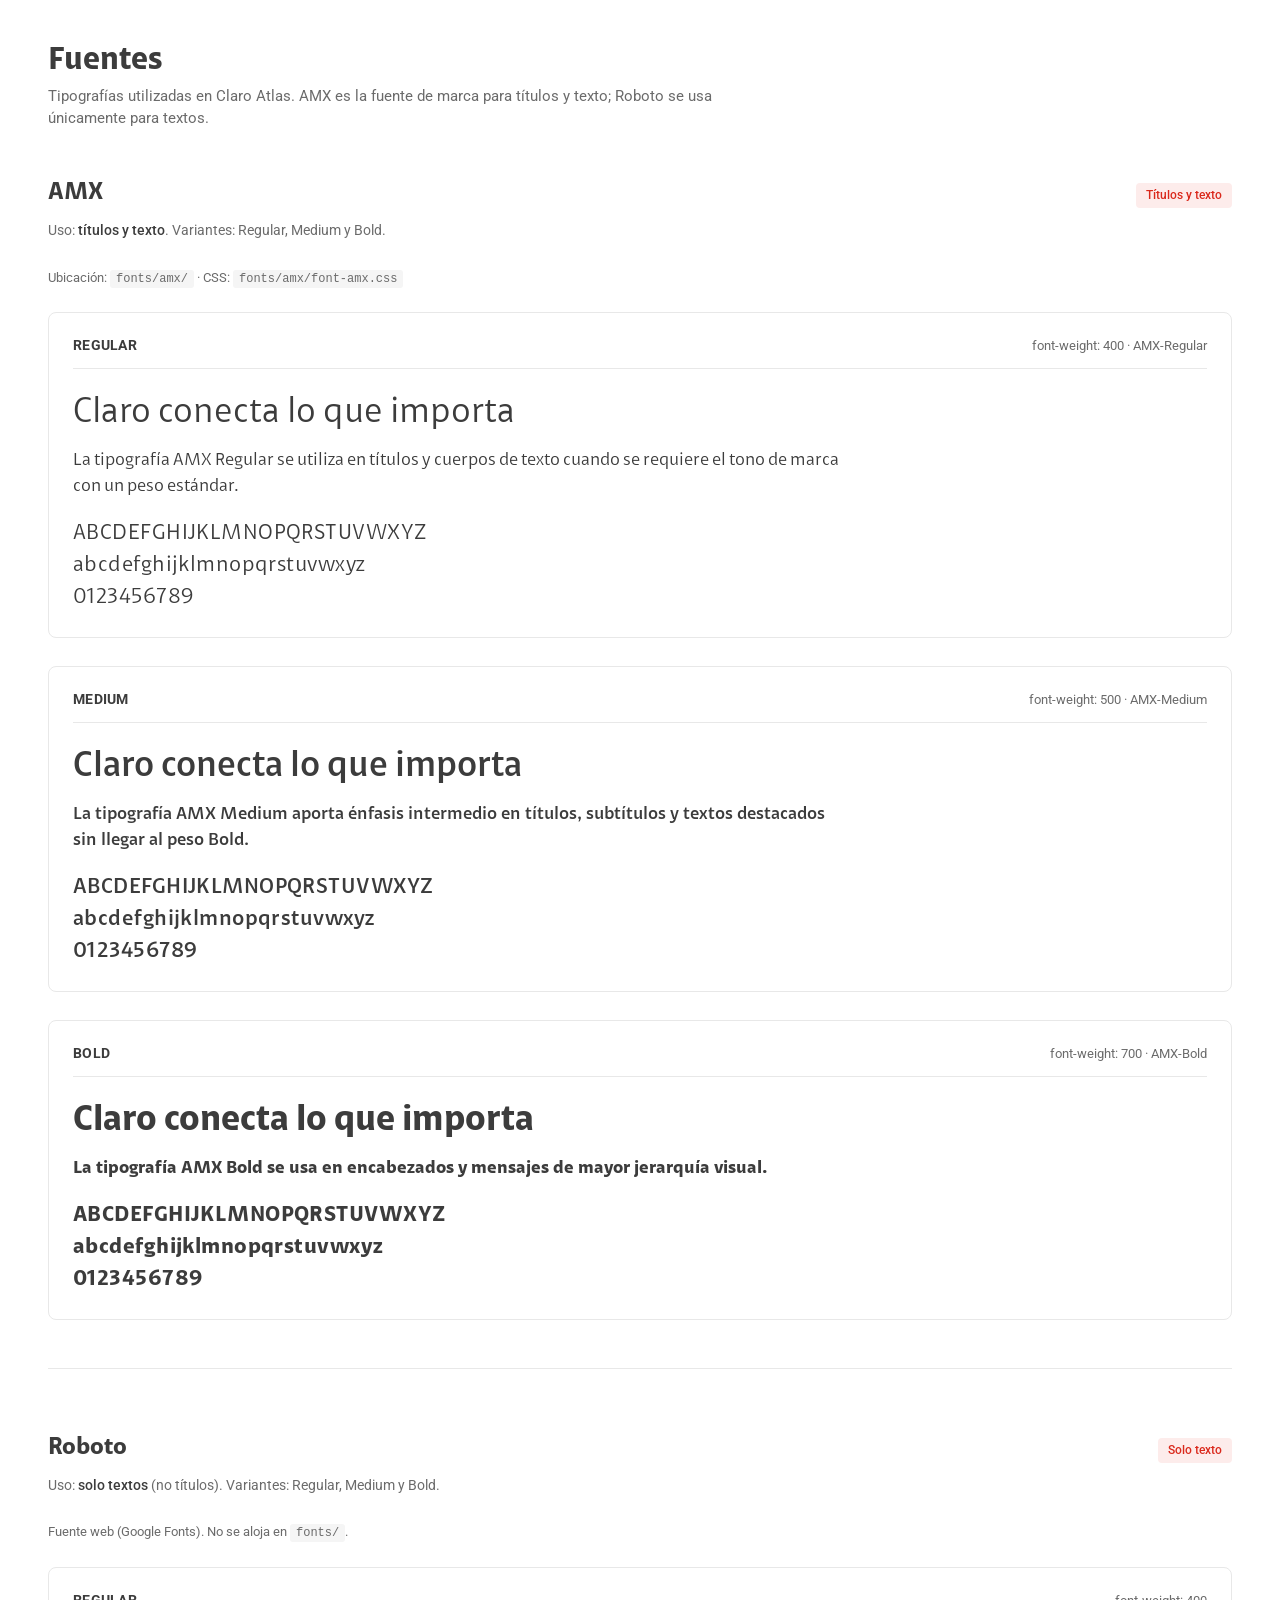
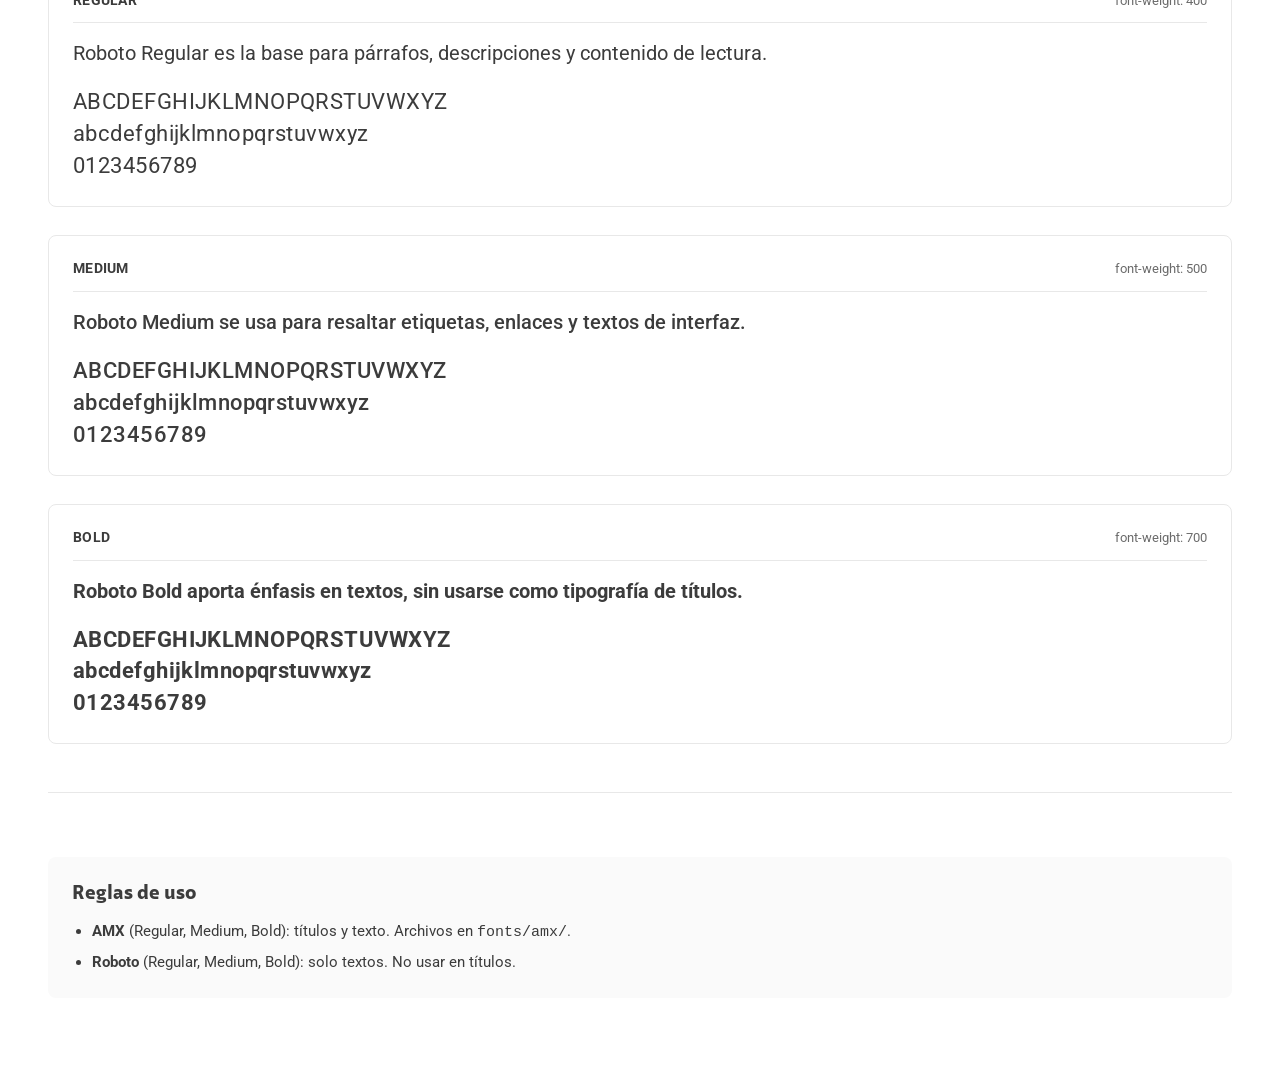
<file: claro-atlas-2025/fonts/index.html>
<!DOCTYPE html>
<html lang="es">
<head>
  <meta charset="UTF-8" />
  <meta name="viewport" content="width=device-width, initial-scale=1" />
  <title>Fuentes — Claro Atlas</title>
  <link rel="stylesheet" href="roboto/font-roboto.css" />
  <link rel="stylesheet" href="amx/font-amx.css" />
  <style>
    :root {
      --texto: #3c3c3c;
      --muted: #6b6b6b;
      --rojo: #da291c;
      --linea: #e8e8e8;
      --bg: #fff;
    }

    * { box-sizing: border-box; }

    body {
      margin: 0;
      font-family: "Roboto", sans-serif;
      font-weight: 400;
      color: var(--texto);
      background: var(--bg);
      padding: 40px 48px 80px;
      line-height: 1.45;
    }

    h1, h2, h3 {
      font-family: "AMX", "Roboto", sans-serif;
      line-height: 1.2;
      margin: 0;
    }

    h1 {
      font-size: 32px;
      font-weight: 700;
      margin-bottom: 8px;
    }

    .intro {
      max-width: 720px;
      color: var(--muted);
      font-size: 15px;
      margin: 0 0 48px;
    }

    .family {
      margin-bottom: 64px;
      padding-bottom: 48px;
      border-bottom: 1px solid var(--linea);
    }

    .family:last-of-type {
      border-bottom: 0;
      padding-bottom: 0;
    }

    .family-header {
      display: flex;
      flex-wrap: wrap;
      align-items: baseline;
      justify-content: space-between;
      gap: 12px 24px;
      margin-bottom: 12px;
    }

    .family-header h2 {
      font-size: 24px;
      font-weight: 700;
    }

    .badge {
      display: inline-block;
      font-family: "Roboto", sans-serif;
      font-size: 12px;
      font-weight: 500;
      color: var(--rojo);
      background: #fdeceb;
      padding: 4px 10px;
      border-radius: 4px;
    }

    .usage {
      font-size: 14px;
      color: var(--muted);
      margin: 0 0 28px;
    }

    .usage strong {
      color: var(--texto);
      font-weight: 500;
    }

    .meta {
      font-size: 13px;
      color: var(--muted);
      margin: 0 0 24px;
    }

    .meta code {
      font-family: ui-monospace, SFMono-Regular, Menlo, Consolas, monospace;
      font-size: 12px;
      background: #f5f5f5;
      padding: 2px 6px;
      border-radius: 3px;
    }

    .variants {
      display: grid;
      gap: 28px;
    }

    .variant {
      padding: 24px;
      border: 1px solid var(--linea);
      border-radius: 8px;
    }

    .variant-label {
      display: flex;
      flex-wrap: wrap;
      align-items: baseline;
      justify-content: space-between;
      gap: 8px;
      margin-bottom: 16px;
      padding-bottom: 12px;
      border-bottom: 1px solid var(--linea);
    }

    .variant-label h3 {
      font-family: "Roboto", sans-serif;
      font-size: 14px;
      font-weight: 700;
      letter-spacing: 0.02em;
      text-transform: uppercase;
    }

    .variant-label span {
      font-size: 13px;
      color: var(--muted);
    }

    .sample-title {
      margin: 0 0 10px;
      font-size: 36px;
    }

    .sample-text {
      margin: 0;
      font-size: 18px;
      max-width: 48rem;
    }

    .sample-abc {
      margin: 18px 0 0;
      font-size: 22px;
      letter-spacing: 0.02em;
      color: var(--texto);
      word-break: break-word;
    }

    .amx-regular { font-family: "AMX", "Roboto", sans-serif; font-weight: 400; }
    .amx-medium  { font-family: "AMX", "Roboto", sans-serif; font-weight: 500; }
    .amx-bold    { font-family: "AMX", "Roboto", sans-serif; font-weight: 700; }

    .roboto-regular { font-family: "Roboto", sans-serif; font-weight: 400; }
    .roboto-medium  { font-family: "Roboto", sans-serif; font-weight: 500; }
    .roboto-bold    { font-family: "Roboto", sans-serif; font-weight: 700; }

    .rules {
      margin-top: 8px;
      padding: 24px;
      background: #fafafa;
      border-radius: 8px;
    }

    .rules h2 {
      font-size: 20px;
      font-weight: 700;
      margin-bottom: 16px;
    }

    .rules ul {
      margin: 0;
      padding-left: 20px;
    }

    .rules li {
      margin-bottom: 8px;
      font-size: 15px;
    }

    .rules li:last-child {
      margin-bottom: 0;
    }

    @media (max-width: 800px) {
      body { padding: 24px 16px 48px; }
      .sample-title { font-size: 28px; }
      .sample-text { font-size: 16px; }
      .sample-abc { font-size: 18px; }
    }
  </style>
</head>
<body>
  <h1>Fuentes</h1>
  <p class="intro">
    Tipografías utilizadas en Claro Atlas. AMX es la fuente de marca para títulos y texto;
    Roboto se usa únicamente para textos.
  </p>

  <section class="family" id="amx">
    <div class="family-header">
      <h2>AMX</h2>
      <span class="badge">Títulos y texto</span>
    </div>
    <p class="usage">
      Uso: <strong>títulos y texto</strong>. Variantes: Regular, Medium y Bold.
    </p>
    <p class="meta">
      Ubicación: <code>fonts/amx/</code> · CSS: <code>fonts/amx/font-amx.css</code>
    </p>

    <div class="variants">
      <article class="variant">
        <div class="variant-label">
          <h3>Regular</h3>
          <span>font-weight: 400 · AMX-Regular</span>
        </div>
        <p class="sample-title amx-regular">Claro conecta lo que importa</p>
        <p class="sample-text amx-regular">
          La tipografía AMX Regular se utiliza en títulos y cuerpos de texto cuando se requiere
          el tono de marca con un peso estándar.
        </p>
        <p class="sample-abc amx-regular">
          ABCDEFGHIJKLMNOPQRSTUVWXYZ<br />
          abcdefghijklmnopqrstuvwxyz<br />
          0123456789
        </p>
      </article>

      <article class="variant">
        <div class="variant-label">
          <h3>Medium</h3>
          <span>font-weight: 500 · AMX-Medium</span>
        </div>
        <p class="sample-title amx-medium">Claro conecta lo que importa</p>
        <p class="sample-text amx-medium">
          La tipografía AMX Medium aporta énfasis intermedio en títulos, subtítulos y textos
          destacados sin llegar al peso Bold.
        </p>
        <p class="sample-abc amx-medium">
          ABCDEFGHIJKLMNOPQRSTUVWXYZ<br />
          abcdefghijklmnopqrstuvwxyz<br />
          0123456789
        </p>
      </article>

      <article class="variant">
        <div class="variant-label">
          <h3>Bold</h3>
          <span>font-weight: 700 · AMX-Bold</span>
        </div>
        <p class="sample-title amx-bold">Claro conecta lo que importa</p>
        <p class="sample-text amx-bold">
          La tipografía AMX Bold se usa en encabezados y mensajes de mayor jerarquía visual.
        </p>
        <p class="sample-abc amx-bold">
          ABCDEFGHIJKLMNOPQRSTUVWXYZ<br />
          abcdefghijklmnopqrstuvwxyz<br />
          0123456789
        </p>
      </article>
    </div>
  </section>

  <section class="family" id="roboto">
    <div class="family-header">
      <h2 class="amx-bold">Roboto</h2>
      <span class="badge">Solo texto</span>
    </div>
    <p class="usage">
      Uso: <strong>solo textos</strong> (no títulos). Variantes: Regular, Medium y Bold.
    </p>
    <p class="meta">
      Fuente web (Google Fonts). No se aloja en <code>fonts/</code>.
    </p>

    <div class="variants">
      <article class="variant">
        <div class="variant-label">
          <h3>Regular</h3>
          <span>font-weight: 400</span>
        </div>
        <p class="sample-text roboto-regular" style="font-size: 20px;">
          Roboto Regular es la base para párrafos, descripciones y contenido de lectura.
        </p>
        <p class="sample-abc roboto-regular">
          ABCDEFGHIJKLMNOPQRSTUVWXYZ<br />
          abcdefghijklmnopqrstuvwxyz<br />
          0123456789
        </p>
      </article>

      <article class="variant">
        <div class="variant-label">
          <h3>Medium</h3>
          <span>font-weight: 500</span>
        </div>
        <p class="sample-text roboto-medium" style="font-size: 20px;">
          Roboto Medium se usa para resaltar etiquetas, enlaces y textos de interfaz.
        </p>
        <p class="sample-abc roboto-medium">
          ABCDEFGHIJKLMNOPQRSTUVWXYZ<br />
          abcdefghijklmnopqrstuvwxyz<br />
          0123456789
        </p>
      </article>

      <article class="variant">
        <div class="variant-label">
          <h3>Bold</h3>
          <span>font-weight: 700</span>
        </div>
        <p class="sample-text roboto-bold" style="font-size: 20px;">
          Roboto Bold aporta énfasis en textos, sin usarse como tipografía de títulos.
        </p>
        <p class="sample-abc roboto-bold">
          ABCDEFGHIJKLMNOPQRSTUVWXYZ<br />
          abcdefghijklmnopqrstuvwxyz<br />
          0123456789
        </p>
      </article>
    </div>
  </section>

  <section class="rules">
    <h2>Reglas de uso</h2>
    <ul>
      <li><strong>AMX</strong> (Regular, Medium, Bold): títulos y texto. Archivos en <code>fonts/amx/</code>.</li>
      <li><strong>Roboto</strong> (Regular, Medium, Bold): solo textos. No usar en títulos.</li>
    </ul>
  </section>
</body>
</html>
</file>
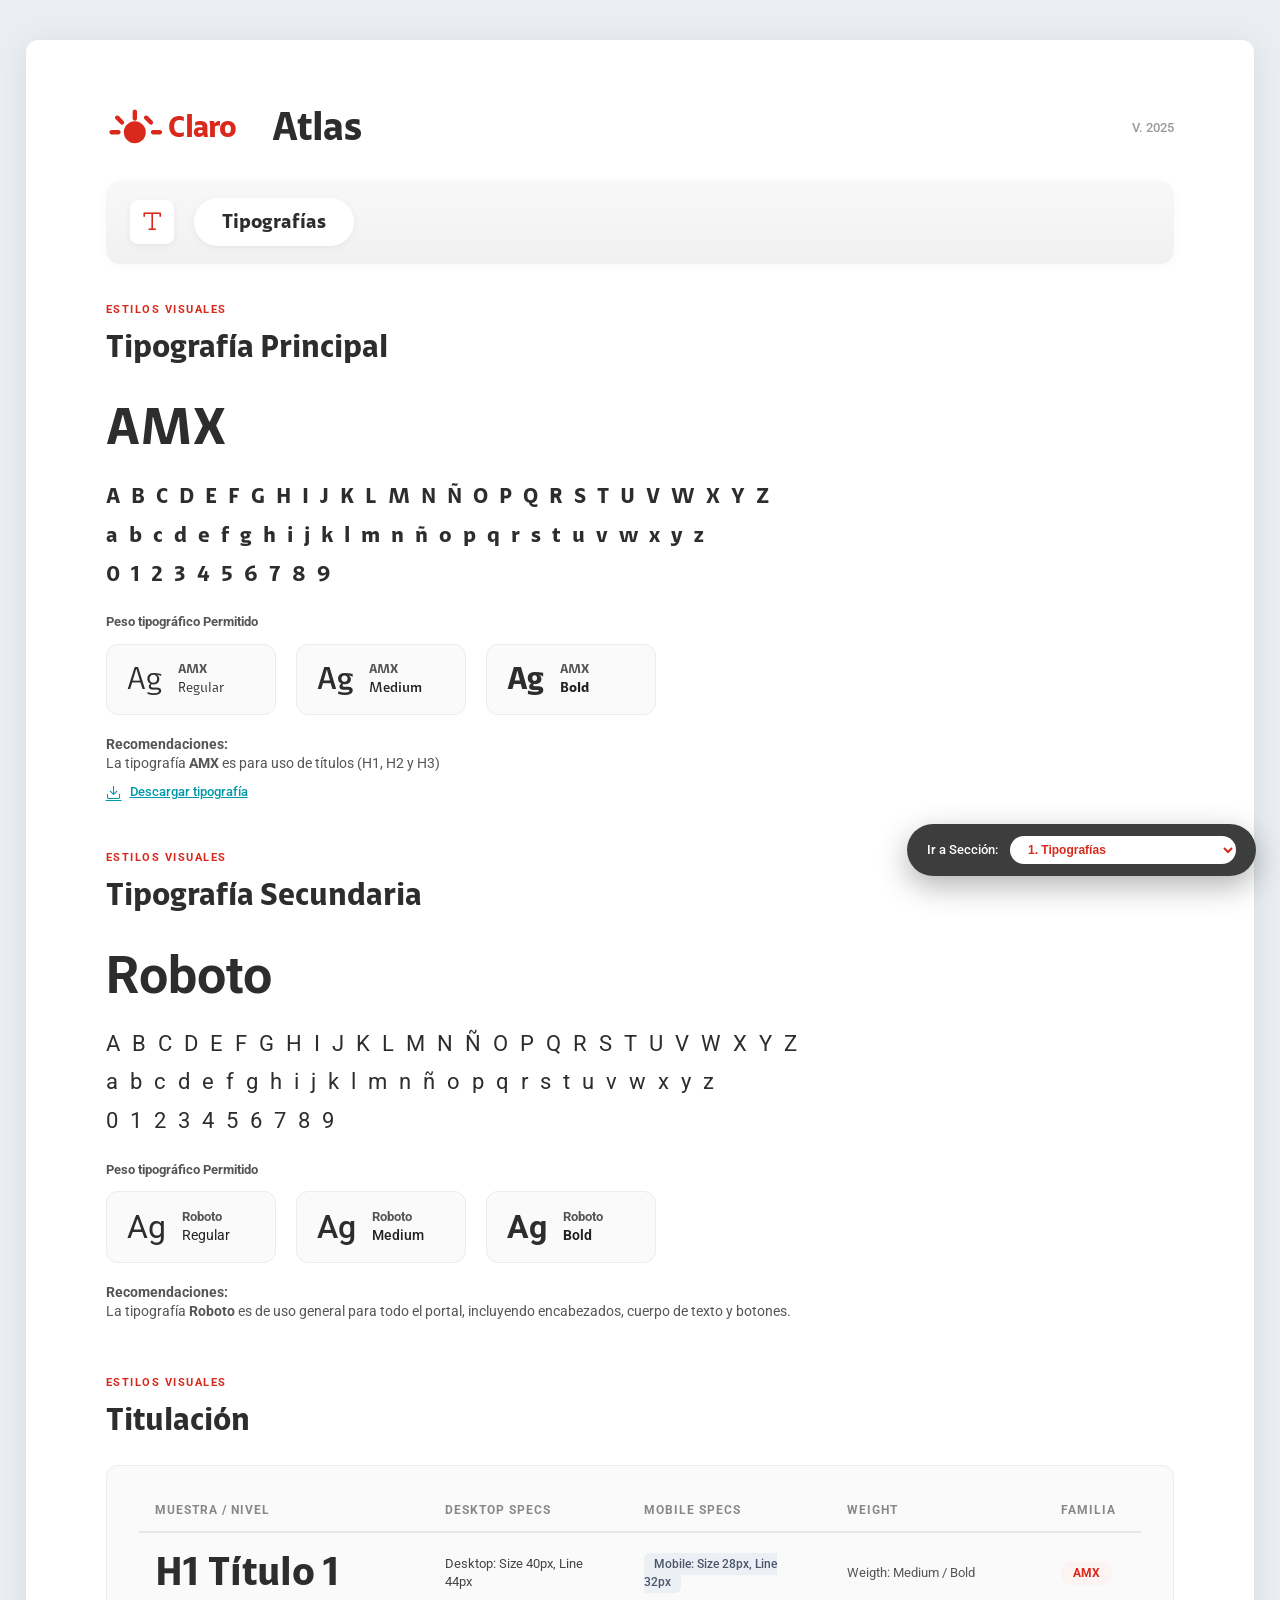
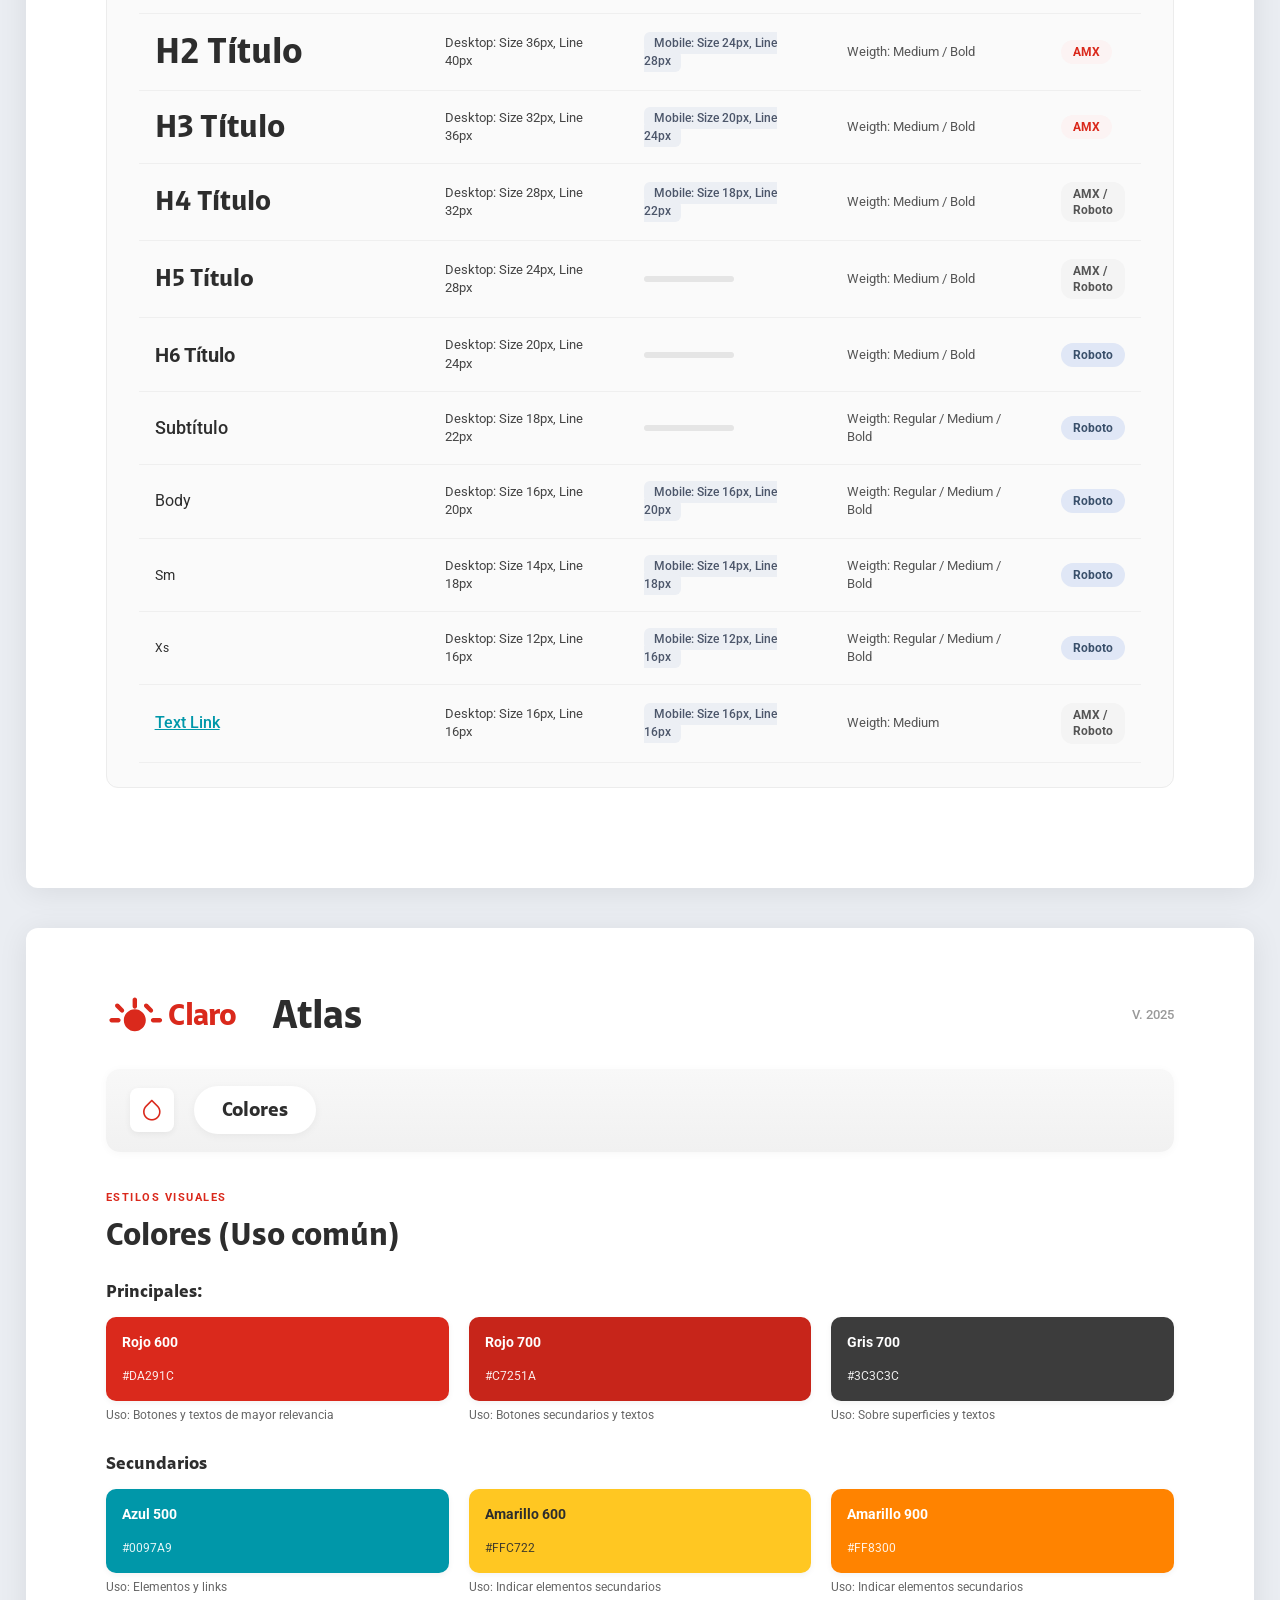
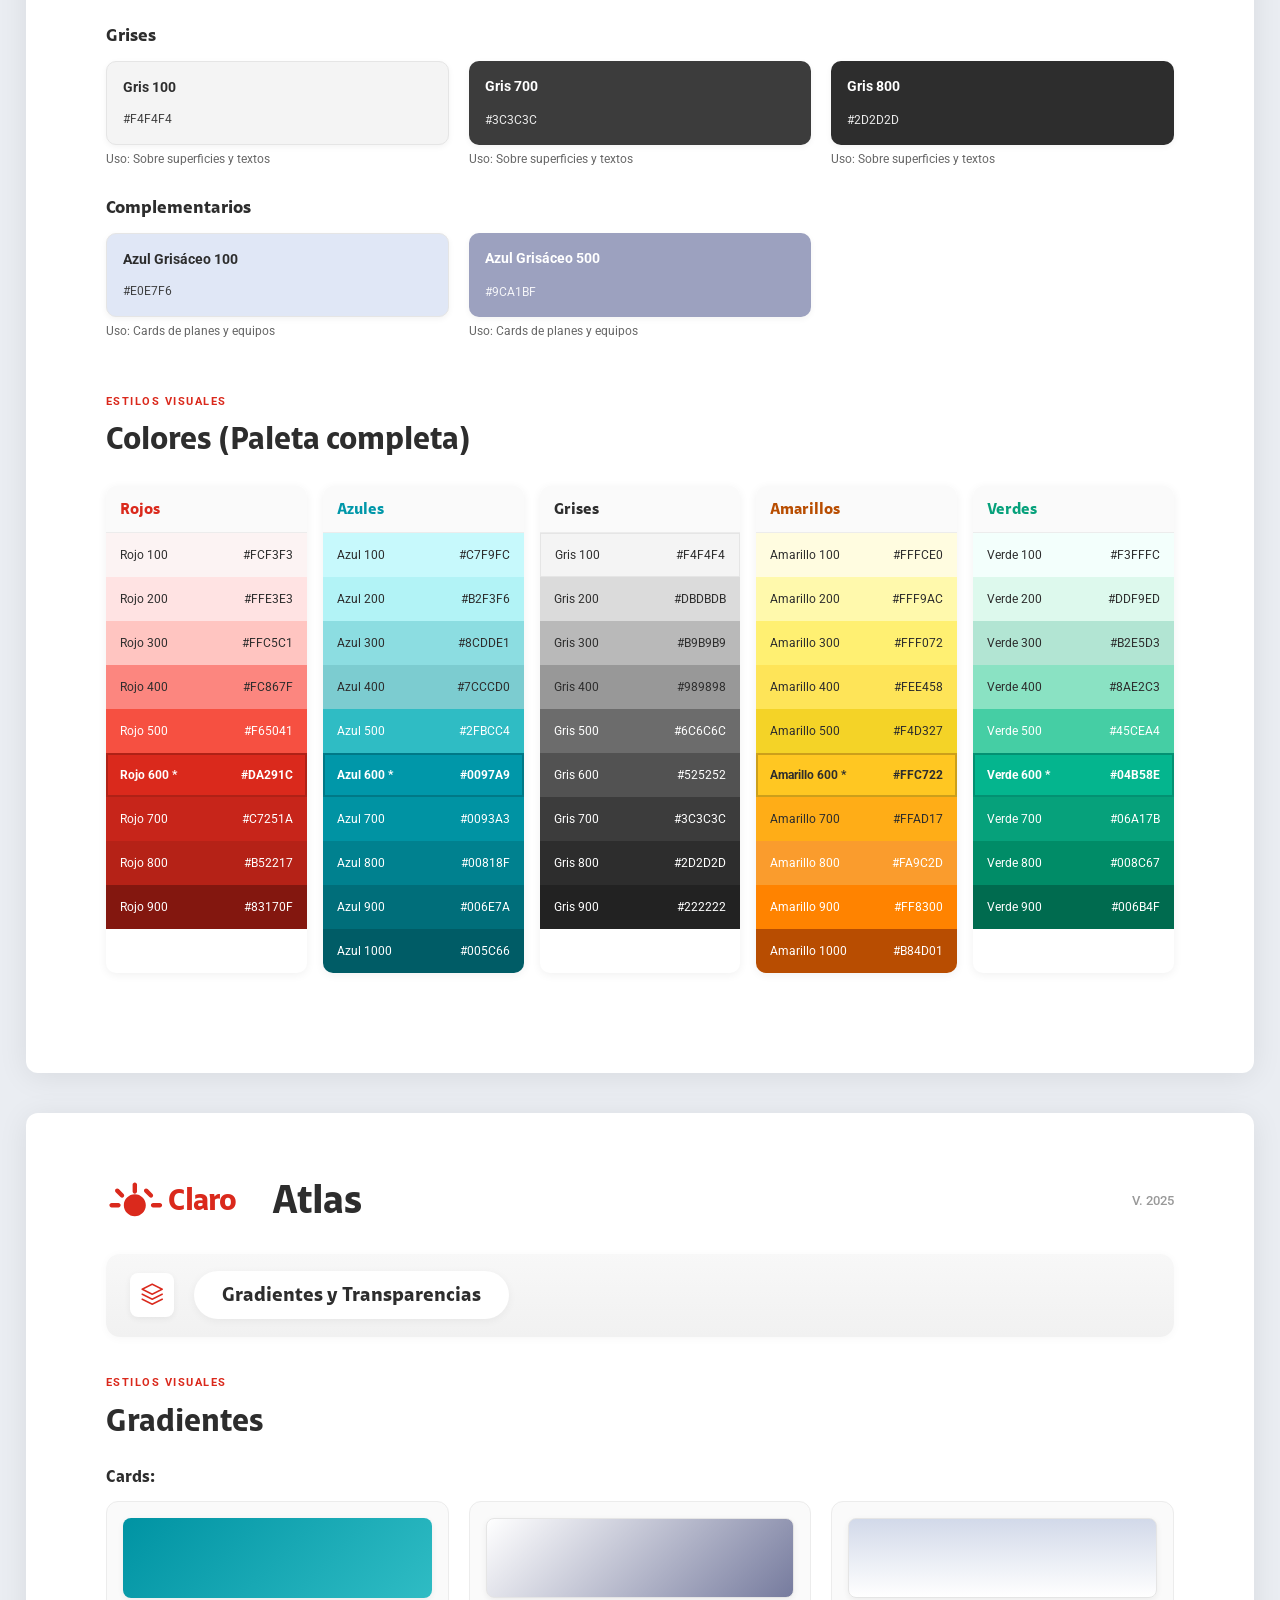
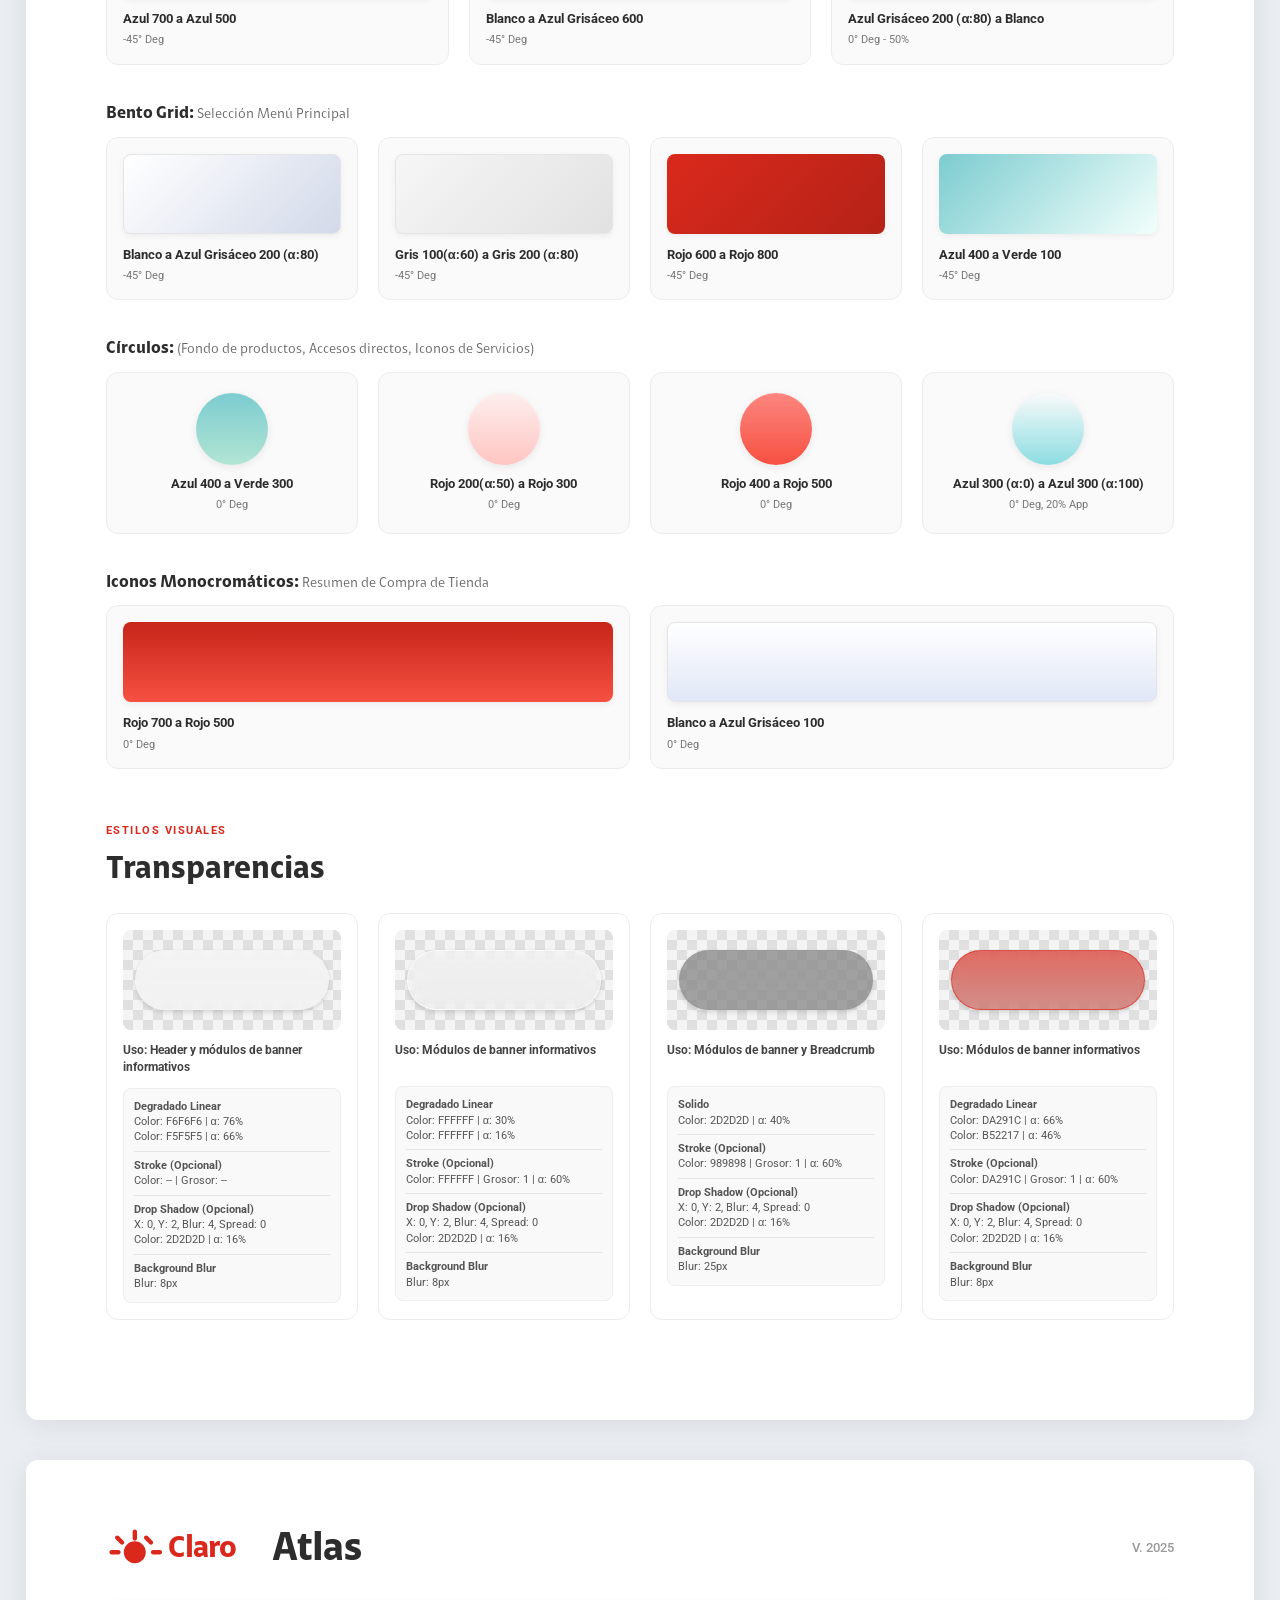
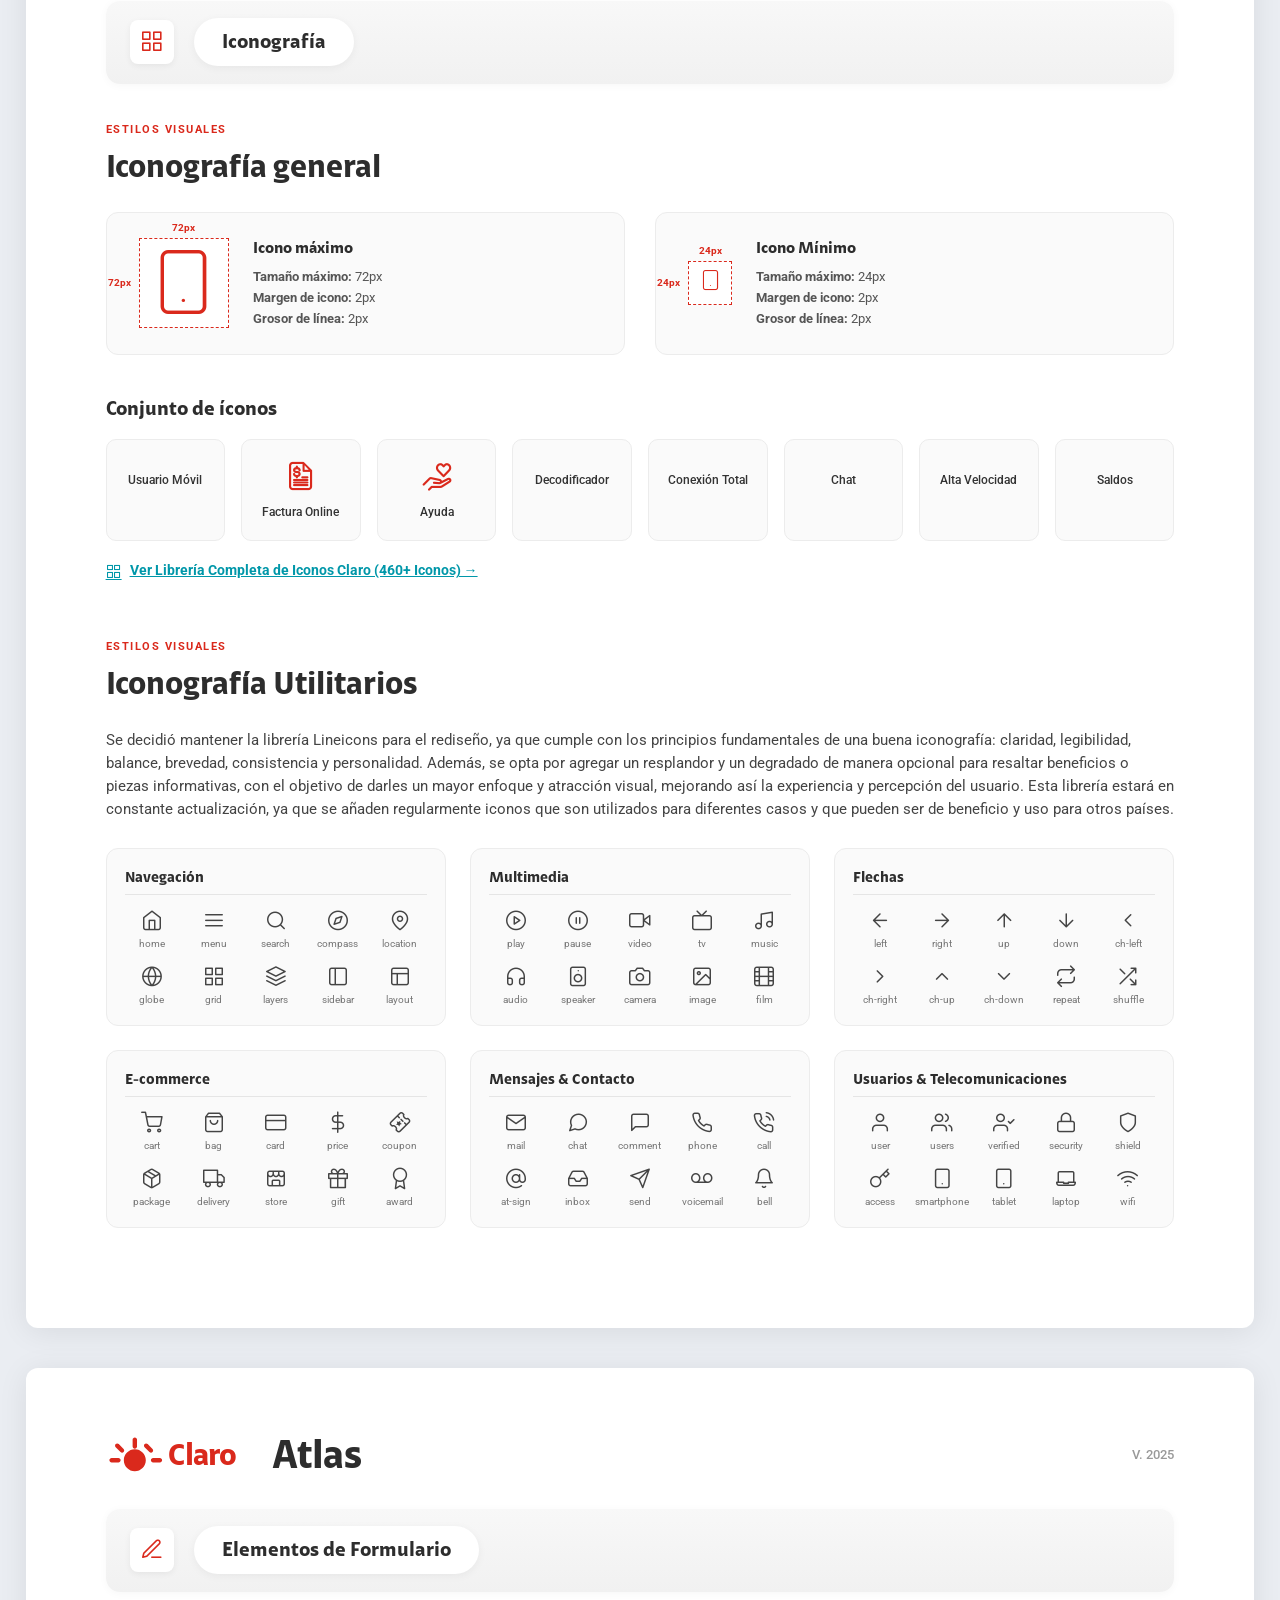
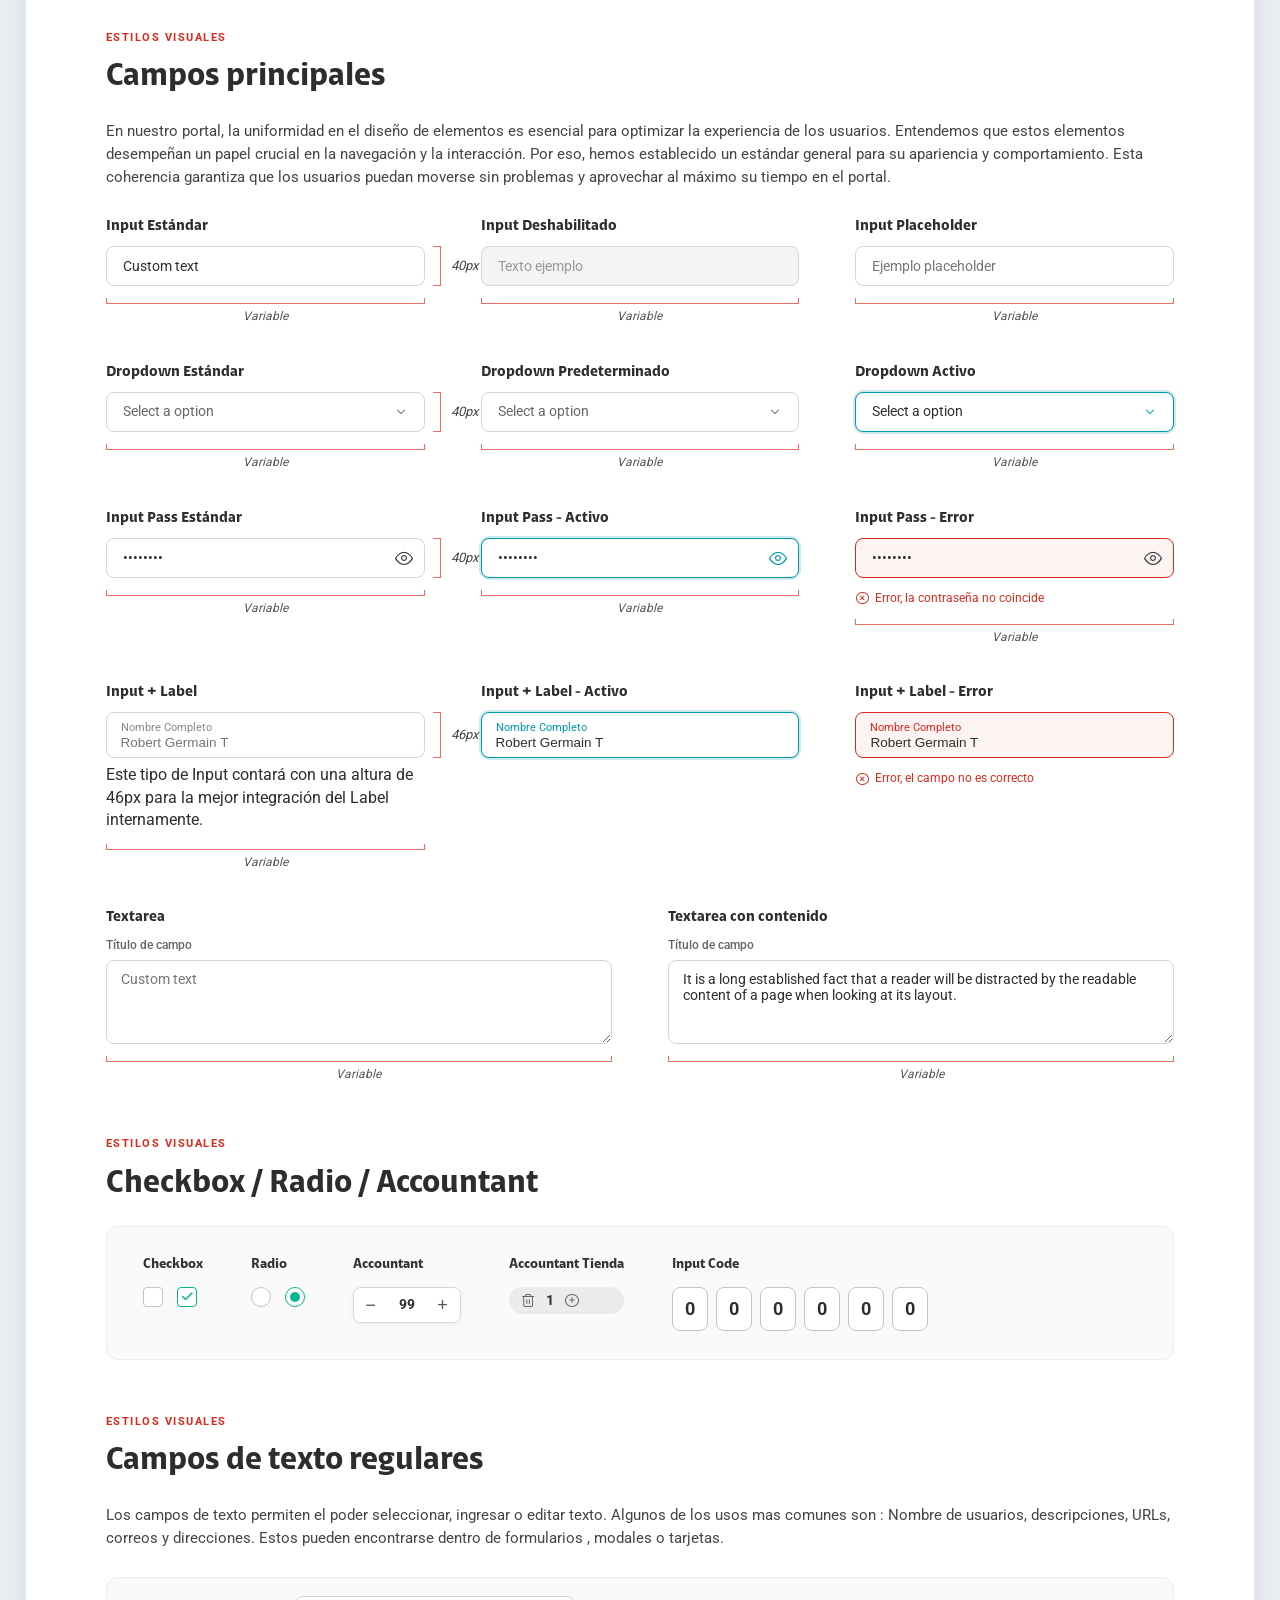
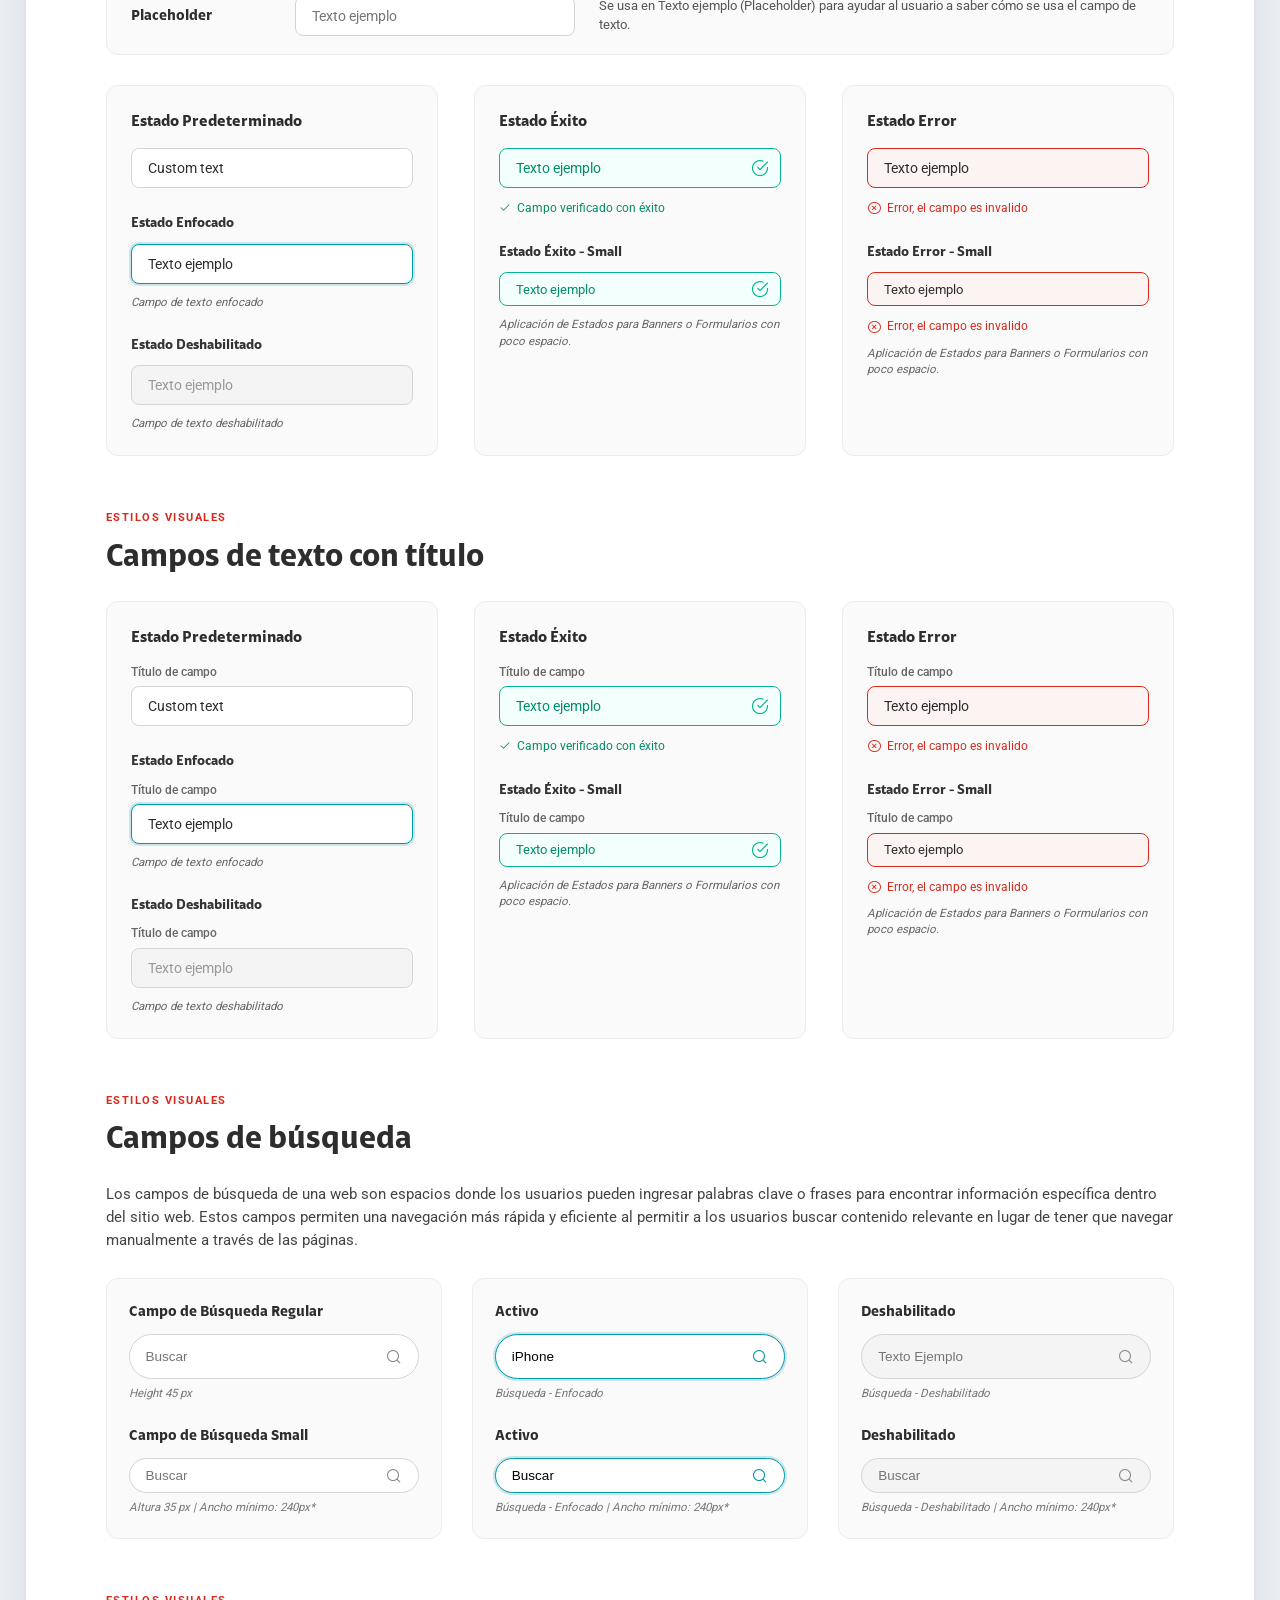
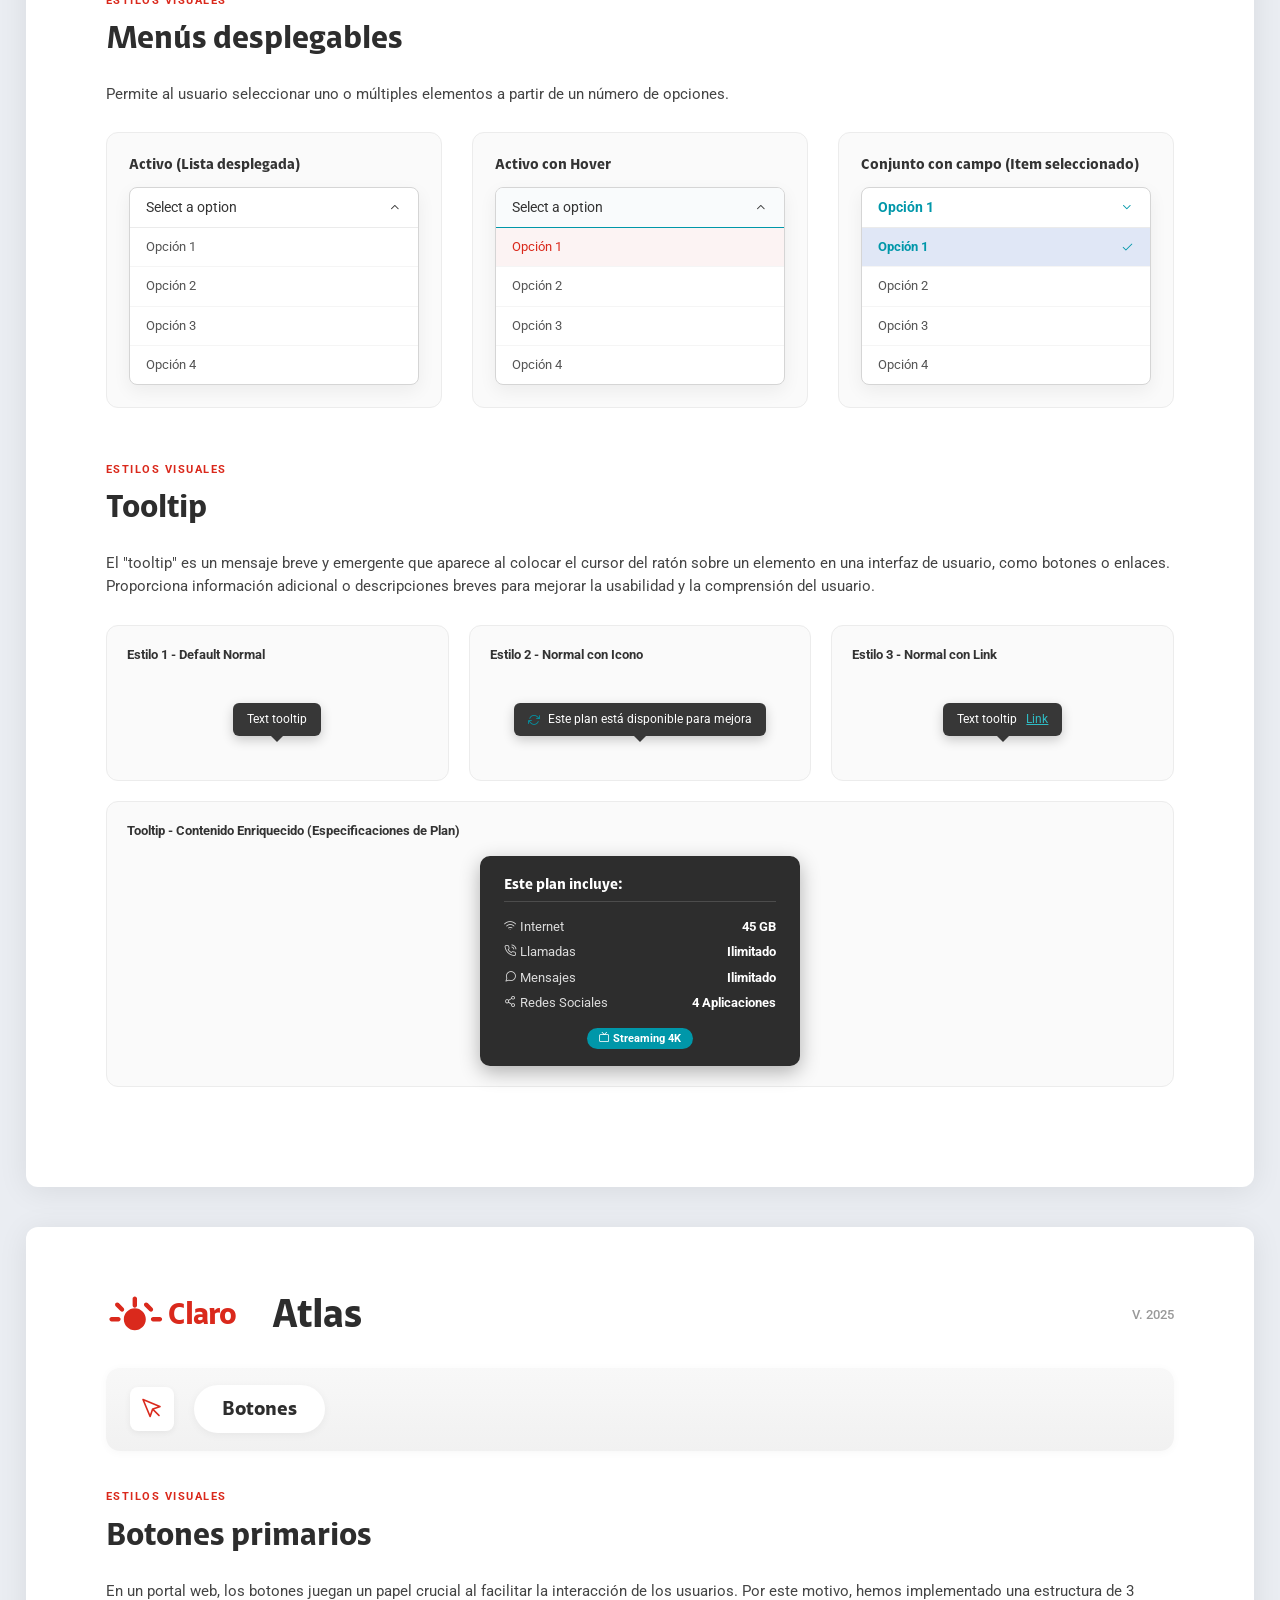
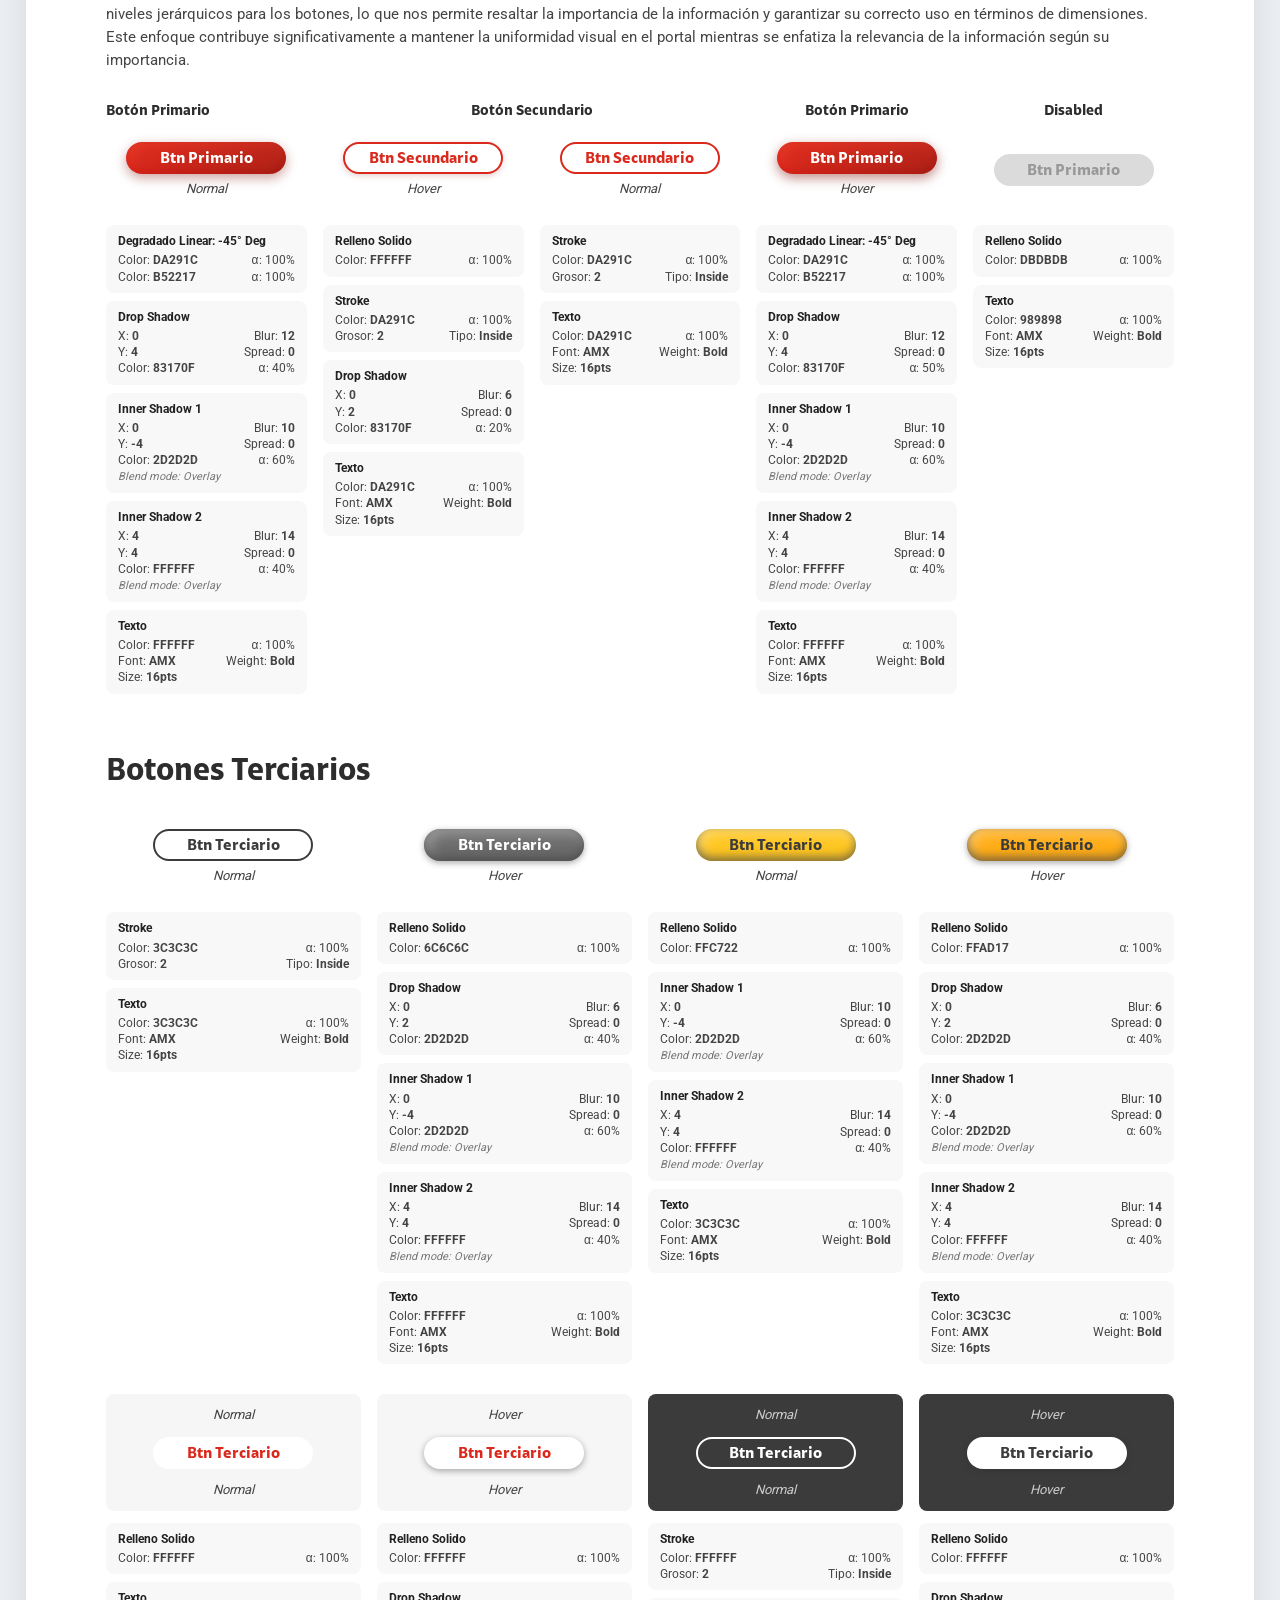
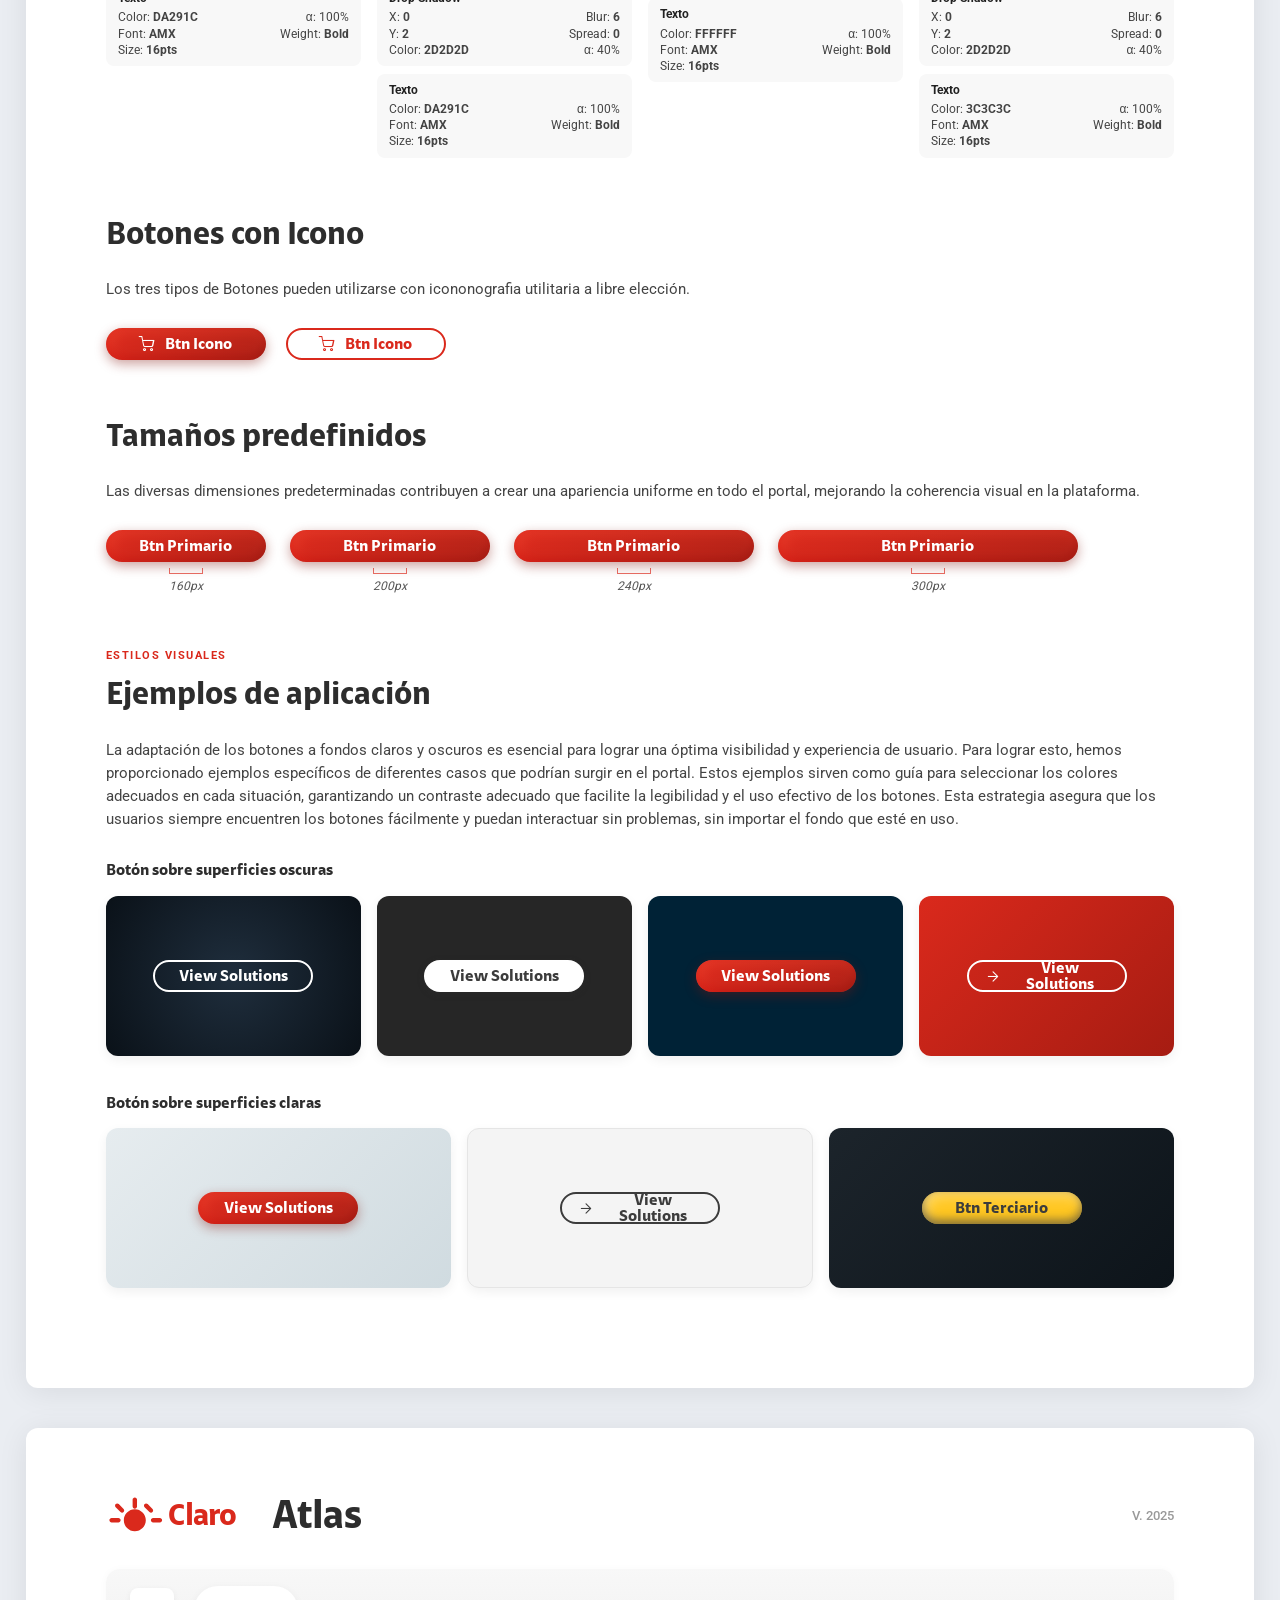
<file: claro-atlas-2025/claro-atlas.html>
<!doctype html>
<html lang="es">
<head>
<meta charset="utf-8">
<meta name="viewport" content="width=device-width,initial-scale=1">
<title>Claro Atlas — Definición de Estándar UX/UI 2025/2026</title>
<!-- ROBOTO FONT FAMILY (100% LOCAL) -->
<link rel="stylesheet" href="fonts/roboto/font-roboto.css">
<!-- AMX FONT FAMILY -->
<link rel="stylesheet" href="fonts/amx/font-amx.css">
<!-- CLARO ICONS FONT (460+ ICONS) -->
<link rel="stylesheet" href="font-icons/font-claro.css">
<!-- COLOR ICONS -->
<link rel="stylesheet" href="color-icons/icons.local.css">
<style>

/* ==========================================================
   CLARO ATLAS DESIGN SYSTEM — 100% NATIVE CSS STYLESHEET
   ========================================================== */

:root {
  --red-100: #FCF3F3; --red-200: #FFE3E3; --red-300: #FFC5C1; --red-400: #FC867F;
  --red-500: #F65041; --red-600: #DA291C; --red-700: #C7251A; --red-800: #B52217; --red-900: #83170F;
  --blue-100: #C7F9FC; --blue-200: #B2F3F6; --blue-300: #8CDDE1; --blue-400: #7CCCD0;
  --blue-500: #2FBCC4; --blue-600: #0097A9; --blue-700: #0093A3; --blue-800: #00818F; --blue-900: #006E7A; --blue-1000: #005C66;
  --gray-100: #F4F4F4; --gray-200: #DBDBDB; --gray-300: #B9B9B9; --gray-400: #989898;
  --gray-500: #6C6C6C; --gray-600: #525252; --gray-700: #3C3C3C; --gray-800: #2D2D2D; --gray-900: #222222;
  --yellow-100: #FFFCE0; --yellow-200: #FFF9AC; --yellow-300: #FFF072; --yellow-400: #FEE458;
  --yellow-500: #F4D327; --yellow-600: #FFC722; --yellow-700: #FFAD17; --yellow-800: #FA9C2D; --yellow-900: #FF8300; --yellow-1000: #B84D01;
  --green-100: #F3FFFC; --green-200: #DDF9ED; --green-300: #B2E5D3; --green-400: #8AE2C3;
  --green-500: #45CEA4; --green-600: #04B58E; --green-700: #06A17B; --green-800: #008C67; --green-900: #006B4F;
  --bluegray-100: #E0E7F6; --bluegray-200: #C8D1E5; --bluegray-500: #9CA1BF; --bluegray-600: #767B9E;
  
  --font-amx: "AMX", "Roboto", Arial, sans-serif;
  --font-roboto: "Roboto", -apple-system, BlinkMacSystemFont, "Segoe UI", Roboto, sans-serif;
}

* { box-sizing: border-box; margin: 0; padding: 0; }
html { scroll-behavior: smooth; background: #eaedf2; }
body { font-family: var(--font-roboto); color: #2D2D2D; line-height: 1.4; -webkit-font-smoothing: antialiased; }

/* NAVIGATION DRAWER / TOC STICKY */
.atlas-toc {
  position: fixed;
  bottom: 24px;
  right: 24px;
  background: rgba(45,45,45,0.92);
  backdrop-filter: blur(12px);
  -webkit-backdrop-filter: blur(12px);
  color: #fff;
  padding: 12px 20px;
  border-radius: 30px;
  display: flex;
  align-items: center;
  gap: 12px;
  box-shadow: 0 10px 30px rgba(0,0,0,0.3);
  z-index: 99999;
  font-size: 13px;
  font-weight: 500;
}
.atlas-toc select {
  background: #fff;
  border: none;
  border-radius: 18px;
  padding: 6px 14px;
  font-size: 12px;
  font-weight: 700;
  color: var(--red-600);
  cursor: pointer;
  outline: none;
}

/* ARTBOARD PAGE CONTAINER (1528px EXACT FIGMA / PDF DIMENSIONS) */
.page-sheet {
  width: 1528px;
  max-width: 96vw;
  margin: 40px auto;
  background: #ffffff;
  border-radius: 12px;
  box-shadow: 0 4px 30px rgba(0,0,0,0.08);
  padding: 60px 80px 100px;
  position: relative;
}
@media (min-width: 1700px) {
  .page-sheet.w-1640 { width: 1640px; }
  .page-sheet.w-1924 { width: 1924px; }
}

/* HEADER COMPONENT OF EACH SHEET */
.sheet-header {
  display: flex;
  align-items: center;
  justify-content: space-between;
  margin-bottom: 24px;
}
.claro-brand {
  display: flex;
  align-items: center;
  gap: 6px;
  text-decoration: none;
}
.claro-logo-svg {
  height: 44px;
}
.brand-atlas {
  font-family: var(--font-amx);
  font-size: 40px;
  font-weight: 700;
  color: #2D2D2D;
  letter-spacing: -0.5px;
  margin-left: 6px;
}
.sheet-version {
  font-size: 13px;
  color: #999999;
  font-weight: 500;
}

/* TOP PILL BANNER WITH SECTION ICON */
.section-pill-banner {
  width: 100%;
  height: 84px;
  background: linear-gradient(180deg, #F8F8F8 0%, #F1F1F1 100%);
  border-radius: 14px;
  display: flex;
  align-items: center;
  padding: 0 24px;
  margin-bottom: 38px;
  box-shadow: inset 0 1px 0 rgba(255,255,255,0.8), 0 2px 8px rgba(0,0,0,0.03);
}
.pill-icon-box {
  width: 44px;
  height: 44px;
  border-radius: 8px;
  background: #ffffff;
  display: flex;
  align-items: center;
  justify-content: center;
  margin-right: 20px;
  box-shadow: 0 2px 6px rgba(0,0,0,0.06);
}
.pill-title-badge {
  background: #ffffff;
  padding: 10px 28px;
  border-radius: 24px;
  font-family: var(--font-amx);
  font-size: 20px;
  font-weight: 700;
  color: #2D2D2D;
  box-shadow: 0 2px 8px rgba(0,0,0,0.05);
}

/* KICKERS & TYPOGRAPHY STANDARDS */
.kicker {
  font-family: var(--font-roboto);
  color: var(--red-600);
  font-size: 11px;
  font-weight: 700;
  letter-spacing: 1.5px;
  text-transform: uppercase;
  margin-bottom: 8px;
}
.section-title {
  font-family: var(--font-amx);
  font-size: 32px;
  font-weight: 700;
  color: #2D2D2D;
  margin-bottom: 22px;
}
.subsection-title {
  font-family: var(--font-amx);
  font-size: 20px;
  font-weight: 700;
  color: #2D2D2D;
  margin: 24px 0 14px;
}
.lead-paragraph {
  font-size: 14.5px;
  line-height: 1.6;
  color: #444444;
  max-width: 1150px;
  margin-bottom: 26px;
}

/* ALPHABET SPEC DISPLAY */
.alphabet-box { margin: 16px 0 24px; }
.alphabet-row {
  font-size: 22px;
  letter-spacing: 3.5px;
  color: #2D2D2D;
  margin-bottom: 8px;
}
.weight-card-row { display: flex; gap: 20px; margin-bottom: 20px; }
.weight-card {
  background: #FAFAFA;
  border: 1px solid #ECECEC;
  border-radius: 12px;
  padding: 16px 20px;
  display: flex;
  align-items: center;
  gap: 16px;
  min-width: 170px;
}
.weight-card .big-ag { font-size: 32px; line-height: 1; color: #2D2D2D; }
.weight-card .label-name { font-size: 13px; color: #555; }
.weight-card .label-sub { font-size: 14px; color: #222; }

.download-font-btn {
  display: inline-flex;
  align-items: center;
  gap: 8px;
  color: var(--blue-600);
  font-size: 13px;
  font-weight: 500;
  text-decoration: underline;
  cursor: pointer;
}

/* ==========================================================
   TABLA NATIVA DE TITULACIÓN (SECCIÓN 1)
   ========================================================== */
.interactive-typo-container {
  background: #FAFAFA;
  border: 1px solid #ECECEC;
  border-radius: 12px;
  padding: 24px 32px;
  margin-top: 20px;
}
.claro-native-typo-table {
  width: 100%;
  border-collapse: collapse;
}
.claro-native-typo-table th {
  text-align: left;
  padding: 12px 16px;
  font-size: 12px;
  font-weight: 700;
  color: #888;
  border-bottom: 2px solid #E5E5E5;
  text-transform: uppercase;
  letter-spacing: 1px;
}
.claro-native-typo-table td {
  padding: 18px 16px;
  vertical-align: middle;
  border-bottom: 1px solid #EFEFEF;
}
.claro-native-typo-table td.col-sample { width: 32%; }
.claro-native-typo-table td.col-spec { width: 22%; font-size: 13px; color: #444; }
.claro-native-typo-table td.col-weight { width: 26%; font-size: 13px; color: #555; }
.claro-native-typo-table td.col-family { width: 20%; }

.badge-mobile {
  background: #ECEFF4;
  color: #4C566A;
  padding: 4px 10px;
  border-radius: 6px;
  font-size: 12px;
  font-weight: 500;
}
.dash-bar {
  width: 90px;
  height: 6px;
  background: #E5E5E5;
  border-radius: 3px;
}
.font-tag {
  display: inline-block;
  padding: 4px 12px;
  border-radius: 12px;
  font-size: 11.5px;
  font-weight: 700;
}
.amx-tag { background: #FCF3F3; color: var(--red-600); }
.roboto-tag { background: #E0E7F6; color: #3A506B; }
.dual-tag { background: #F4F4F4; color: #555; }

/* ==========================================================
   COLORES NATIVOS Y PALETA COMPLETA (SECCIÓN 2)
   ========================================================== */
.color-cat-header {
  font-family: var(--font-amx);
  font-size: 18px;
  font-weight: 700;
  color: #2D2D2D;
  margin-bottom: 12px;
}
.swatches-3-col {
  display: grid;
  grid-template-columns: repeat(3, 1fr);
  gap: 20px;
}
.color-block {
  border-radius: 10px;
  padding: 16px;
  min-height: 84px;
  display: flex;
  flex-direction: column;
  justify-content: space-between;
  box-shadow: 0 2px 6px rgba(0,0,0,0.05);
}
.color-block .c-name { font-size: 13.5px; font-weight: 700; }
.color-block .c-hex { font-size: 12px; opacity: 0.9; }
.c-usage { font-size: 12px; color: #666; margin-top: 6px; }
.border-subtle { border: 1px solid #E5E5E5; }

.full-palette-grid {
  display: grid;
  grid-template-columns: repeat(5, 1fr);
  gap: 16px;
  margin-top: 24px;
}
.palette-col {
  display: flex;
  flex-direction: column;
  border-radius: 10px;
  overflow: hidden;
  box-shadow: 0 2px 10px rgba(0,0,0,0.06);
}
.palette-col .col-title {
  padding: 12px 14px;
  font-family: var(--font-amx);
  font-size: 16px;
  font-weight: 700;
  background: #FAFAFA;
  border-bottom: 1px solid #ECECEC;
}
.palette-swatch {
  padding: 10px 14px;
  display: flex;
  justify-content: space-between;
  align-items: center;
  font-size: 11.5px;
  min-height: 44px;
}
.palette-swatch.dark-txt { color: #2D2D2D; }
.palette-swatch.light-txt { color: #FFFFFF; }
.palette-swatch.active-token { font-weight: 700; box-shadow: inset 0 0 0 2px rgba(0,0,0,0.2); }

/* ==========================================================
   GRADIENTES Y TRANSPARENCIAS NATIVOS (SECCIÓN 3)
   ========================================================== */
.gradient-cat-title {
  font-family: var(--font-amx);
  font-size: 17px;
  font-weight: 700;
  color: #2D2D2D;
  margin: 20px 0 12px;
}
.gradient-row-3 { display: grid; grid-template-columns: repeat(3, 1fr); gap: 20px; }
.gradient-row-4 { display: grid; grid-template-columns: repeat(4, 1fr); gap: 20px; }
.gradient-row-2 { display: grid; grid-template-columns: repeat(2, 1fr); gap: 20px; }

.gradient-card-box {
  background: #FAFAFA;
  border: 1px solid #ECECEC;
  border-radius: 12px;
  padding: 16px;
  display: flex;
  flex-direction: column;
  gap: 12px;
}
.grad-surface {
  height: 80px;
  border-radius: 8px;
  box-shadow: 0 2px 6px rgba(0,0,0,0.06);
}
.grad-info { display: flex; flex-direction: column; gap: 4px; }
.grad-info .g-name { font-size: 13px; font-weight: 700; color: #2D2D2D; }
.grad-info .g-deg { font-size: 11px; color: #777; }

.circle-grad-item {
  display: flex;
  flex-direction: column;
  align-items: center;
  gap: 10px;
  background: #FAFAFA;
  border: 1px solid #ECECEC;
  border-radius: 12px;
  padding: 20px 14px;
}
.grad-circle {
  width: 72px;
  height: 72px;
  border-radius: 50%;
  box-shadow: 0 2px 8px rgba(0,0,0,0.08);
}
.text-center { text-align: center; }

/* TRANSPARENCIAS */
.transparency-grid-4 {
  display: grid;
  grid-template-columns: repeat(4, 1fr);
  gap: 20px;
  margin-top: 20px;
}
.transparency-card {
  background: #FFFFFF;
  border: 1px solid #ECECEC;
  border-radius: 12px;
  padding: 16px;
  display: flex;
  flex-direction: column;
  gap: 12px;
}
.checker-preview {
  height: 100px;
  border-radius: 8px;
  background-color: #f4f4f4;
  background-image: linear-gradient(45deg, #e0e0e0 25%, transparent 25%),
                    linear-gradient(-45deg, #e0e0e0 25%, transparent 25%),
                    linear-gradient(45deg, transparent 75%, #e0e0e0 75%),
                    linear-gradient(-45deg, transparent 75%, #e0e0e0 75%);
  background-size: 20px 20px;
  background-position: 0 0, 0 10px, 10px -10px, -10px 0px;
  display: flex;
  align-items: center;
  justify-content: center;
  padding: 12px;
}
.frosted-glass-pill {
  width: 100%;
  height: 60px;
  border-radius: 30px;
}
.trans-usage-title { font-size: 12px; font-weight: 700; color: #444; min-height: 32px; }
.trans-spec-box {
  background: #F9F9F9;
  border: 1px solid #EEEEEE;
  border-radius: 8px;
  padding: 10px;
  font-size: 11px;
  color: #555;
  line-height: 1.4;
}
.spec-div { border: none; border-top: 1px solid #E5E5E5; margin: 6px 0; }

/* ==========================================================
   ICONOGRAFÍA NATIVA (SECCIÓN 4)
   ========================================================== */
.icon-specs-container {
  display: flex;
  gap: 30px;
  margin-top: 20px;
}
.icon-spec-box {
  display: flex;
  align-items: center;
  gap: 24px;
  background: #FAFAFA;
  border: 1px solid #ECECEC;
  border-radius: 12px;
  padding: 24px 32px;
  flex: 1;
}
.grid-measure-box {
  position: relative;
  border: 1px dashed var(--red-600);
  background: #FFFFFF;
  display: flex;
  align-items: center;
  justify-content: center;
}
.grid-measure-box.size-72 { width: 90px; height: 90px; }
.grid-measure-box.size-24 { width: 44px; height: 44px; }
.measure-cota {
  position: absolute;
  font-size: 10px;
  font-weight: 700;
  color: var(--red-600);
}
.top-cota { top: -18px; }
.left-cota { left: -32px; }
.icon-spec-title { font-family: var(--font-amx); font-size: 16px; font-weight: 700; color: #2D2D2D; margin-bottom: 8px; }
.icon-spec-details ul { list-style: none; font-size: 13px; color: #555; line-height: 1.6; }

.highlighted-icons-grid {
  display: grid;
  grid-template-columns: repeat(8, 1fr);
  gap: 16px;
  margin-top: 16px;
}
.hi-card {
  background: #FAFAFA;
  border: 1px solid #ECECEC;
  border-radius: 10px;
  padding: 20px 10px;
  display: flex;
  flex-direction: column;
  align-items: center;
  gap: 12px;
  text-align: center;
}
.hi-card i { font-size: 32px; color: var(--red-600); }
.hi-card span { font-size: 12px; font-weight: 500; color: #333; }

.utilitarios-matrix-grid {
  display: grid;
  grid-template-columns: repeat(3, 1fr);
  gap: 24px;
  margin-top: 24px;
}
.matrix-group {
  background: #FAFAFA;
  border: 1px solid #ECECEC;
  border-radius: 12px;
  padding: 18px;
}
.matrix-group .group-title {
  font-family: var(--font-amx);
  font-size: 15px;
  font-weight: 700;
  color: #2D2D2D;
  margin-bottom: 14px;
  border-bottom: 1px solid #E5E5E5;
  padding-bottom: 6px;
}
.icons-subgrid {
  display: grid;
  grid-template-columns: repeat(5, 1fr);
  gap: 14px 8px;
}
.sub-icon {
  display: flex;
  flex-direction: column;
  align-items: center;
  gap: 6px;
  text-align: center;
}
.sub-icon i { font-size: 22px; color: #444; transition: color 0.2s; }
.sub-icon:hover i { color: var(--red-600); }
.sub-icon span { font-size: 10px; color: #777; overflow: hidden; text-overflow: ellipsis; white-space: nowrap; width: 100%; }

/* ==========================================================
   ELEMENTOS DE FORMULARIO NATIVOS FIEL A FIGMA / PDF (SECCIÓN 5)
   ========================================================== */
.form-figma-grid-3 {
  display: grid;
  grid-template-columns: repeat(3, 1fr);
  column-gap: 56px;
  row-gap: 36px;
  margin-top: 20px;
}
.form-figma-grid-2 {
  display: grid;
  grid-template-columns: repeat(2, 1fr);
  column-gap: 56px;
  row-gap: 36px;
}
.figma-field-wrapper {
  display: flex;
  flex-direction: column;
  gap: 6px;
}
.figma-field-title {
  font-family: var(--font-amx);
  font-size: 15px;
  font-weight: 700;
  color: #2D2D2D;
  margin-bottom: 4px;
}
.field-title-caption {
  font-size: 11.5px;
  font-weight: 500;
  color: #666;
}

/* CONTENEDOR CON LÍNEAS GUÍA FIGMA */
.field-measure-container {
  position: relative;
  display: flex;
  align-items: center;
}

/* CORCHETE DE ALTURA (DERECHA) - BIEN SEPARADO DEL INPUT */
.cota-height-bracket {
  position: absolute;
  left: calc(100% + 8px);
  top: 0;
  bottom: 0;
  display: flex;
  align-items: center;
  pointer-events: none;
}
.bracket-line {
  position: relative;
  width: 8px;
  height: 100%;
  border-right: 1.5px solid #EA6E65;
  border-top: 1.5px solid #EA6E65;
  border-bottom: 1.5px solid #EA6E65;
  flex-shrink: 0;
}
.bracket-text {
  font-family: var(--font-roboto);
  font-style: italic;
  font-size: 13px;
  color: #444;
  margin-left: 10px;
  white-space: nowrap;
}

/* CORCHETE DE ANCHO (INFERIOR) */
.cota-width-bracket {
  display: flex;
  flex-direction: column;
  align-items: center;
  margin-top: 6px;
}
.hbracket-line {
  width: 100%;
  height: 6px;
  border-bottom: 1.5px solid #EA6E65;
  border-left: 1.5px solid #EA6E65;
  border-right: 1.5px solid #EA6E65;
}
.hbracket-text {
  font-family: var(--font-roboto);
  font-style: italic;
  font-size: 12px;
  color: #555;
  margin-top: 4px;
}

/* INPUTS BASE */
.claro-native-input {
  width: 100%;
  height: 40px;
  border: 1px solid #D5D5D5;
  border-radius: 8px;
  padding: 0 16px;
  font-family: var(--font-roboto);
  font-size: 14px;
  color: #2D2D2D;
  background: #ffffff;
  outline: none;
  transition: all 0.2s;
}
.claro-native-input:focus, .claro-native-input.active-focus {
  border-color: var(--blue-600);
  box-shadow: 0 0 0 2px rgba(0,151,169,0.2);
}
.claro-native-input.error-state {
  border-color: var(--red-600);
  background: #FCF3F3;
}
.claro-native-input.success-state {
  border-color: #04B58E;
  background: #F3FFFC;
  color: #008C67;
}
.claro-native-input.small-h {
  height: 34px;
  font-size: 13px;
}
.claro-native-input:disabled {
  background: #F4F4F4;
  color: #989898;
  cursor: not-allowed;
}

/* INPUT CON ICONO INTERIOR */
.input-with-inner-icon {
  position: relative;
  width: 100%;
}
.input-with-inner-icon .inner-icon {
  position: absolute;
  right: 12px;
  top: 50%;
  transform: translateY(-50%);
  font-size: 18px;
  pointer-events: none;
}
.input-with-inner-icon.success-field .inner-icon {
  color: #04B58E;
}

/* SELECTS */
.claro-native-select {
  width: 100%;
  height: 40px;
  border: 1px solid #D5D5D5;
  border-radius: 8px;
  padding: 0 16px;
  display: flex;
  align-items: center;
  justify-content: space-between;
  background: #ffffff;
  font-size: 14px;
  color: #666;
  cursor: pointer;
}
.claro-native-select.active-focus {
  border-color: var(--blue-600);
  box-shadow: 0 0 0 2px rgba(0,151,169,0.2);
  color: #2D2D2D;
}

/* INPUT PASS */
.input-pass-wrap { position: relative; width: 100%; }
.input-pass-wrap .pass-toggle-icon {
  position: absolute;
  right: 12px;
  top: 50%;
  transform: translateY(-50%);
  font-size: 18px;
  color: #3C3C3C;
  cursor: pointer;
}

/* ERROR Y SUCCESS CAPTIONS */
.error-caption-figma {
  font-size: 12px;
  color: var(--red-600);
  display: flex;
  align-items: center;
  gap: 6px;
  margin-top: 6px;
}
.error-caption-figma i { font-size: 14px; }
.success-caption-figma {
  font-size: 12px;
  color: #008C67;
  display: flex;
  align-items: center;
  gap: 6px;
  margin-top: 6px;
}

/* FLOATING INPUT BOX (46PX) */
.claro-floating-input-box {
  width: 100%;
  height: 46px;
  border: 1px solid #D5D5D5;
  border-radius: 8px;
  padding: 4px 14px;
  background: #ffffff;
  display: flex;
  flex-direction: column;
  justify-content: center;
}
.claro-floating-input-box label { font-size: 10.5px; color: #888; }
.claro-floating-input-box input { border: none; outline: none; font-size: 13.5px; color: #2D2D2D; background: transparent; }
.claro-floating-input-box.active-focus { border-color: var(--blue-600); box-shadow: 0 0 0 2px rgba(0,151,169,0.2); }
.claro-floating-input-box.error-state { border-color: var(--red-600); background: #FCF3F3; }

/* TEXTAREA */
.claro-native-textarea {
  width: 100%;
  height: 84px;
  border: 1px solid #D5D5D5;
  border-radius: 8px;
  padding: 10px 14px;
  font-family: var(--font-roboto);
  font-size: 13.5px;
  color: #2D2D2D;
  resize: vertical;
  outline: none;
}

/* ==========================================================
   CHECKBOX / RADIO / ACCOUNTANT (EXACTO PDF)
   ========================================================== */
.controls-pdf-flex {
  display: flex;
  align-items: flex-start;
  gap: 48px;
  background: #FAFAFA;
  border: 1px solid #ECECEC;
  border-radius: 12px;
  padding: 28px 36px;
  margin-top: 20px;
}
.ctrl-pdf-col { display: flex; flex-direction: column; gap: 12px; }
.ctrl-pdf-title { font-family: var(--font-amx); font-size: 14px; font-weight: 700; color: #333; }
.ctrl-pdf-row { display: flex; align-items: center; gap: 14px; }

/* CHECKBOX VERDE */
.pdf-check-box {
  width: 20px;
  height: 20px;
  border: 1.5px solid #C4C4C4;
  border-radius: 4px;
  background: #ffffff;
  display: flex;
  align-items: center;
  justify-content: center;
  cursor: pointer;
}
.pdf-check-box.checked {
  border-color: #04B58E;
  color: #04B58E;
}
.pdf-check-box.checked i { font-size: 14px; font-weight: bold; }

/* RADIO VERDE */
.pdf-radio-box {
  width: 20px;
  height: 20px;
  border: 1.5px solid #C4C4C4;
  border-radius: 50%;
  background: #ffffff;
  display: flex;
  align-items: center;
  justify-content: center;
  cursor: pointer;
}
.pdf-radio-box.checked {
  border-color: #04B58E;
}
.pdf-radio-dot {
  width: 10px;
  height: 10px;
  background: #04B58E;
  border-radius: 50%;
}

/* ACCOUNTANT REGULAR */
.claro-accountant-pdf {
  display: inline-flex;
  align-items: center;
  background: #ffffff;
  border: 1px solid #D5D5D5;
  border-radius: 8px;
  box-shadow: 0 2px 6px rgba(0,0,0,0.05);
  overflow: hidden;
}
.acc-btn-pdf {
  width: 34px;
  height: 34px;
  background: #ffffff;
  border: none;
  font-size: 18px;
  cursor: pointer;
  color: #555;
  display: flex;
  align-items: center;
  justify-content: center;
}
.acc-btn-pdf:hover { background: #F4F4F4; }
.acc-val-pdf {
  width: 38px;
  text-align: center;
  font-size: 14px;
  font-weight: 700;
  color: #2D2D2D;
}

/* ACCOUNTANT TIENDA (PILL GRIS CON PAPELERA) */
.claro-accountant-tienda-pill {
  display: inline-flex;
  align-items: center;
  gap: 10px;
  background: #EBEBEB;
  border-radius: 16px;
  padding: 4px 12px;
}
.acc-trash-btn {
  background: none;
  border: none;
  color: #666;
  font-size: 15px;
  cursor: pointer;
  display: flex;
  align-items: center;
}
.acc-tienda-val {
  font-size: 13.5px;
  font-weight: 700;
  color: #2D2D2D;
}
.acc-plus-circle {
  background: none;
  border: none;
  color: #666;
  font-size: 15px;
  cursor: pointer;
  display: flex;
  align-items: center;
}

/* OTP CELLS PDF */
.claro-otp-group-pdf { display: flex; gap: 8px; }
.otp-cell-pdf {
  width: 36px;
  height: 44px;
  border: 1px solid #C4C4C4;
  border-radius: 8px;
  background: #ffffff;
  display: flex;
  align-items: center;
  justify-content: center;
  font-size: 18px;
  font-weight: 700;
  color: #2D2D2D;
}

/* PLACEHOLDER EXPLAINER */
.placeholder-explainer-row {
  display: flex;
  align-items: center;
  gap: 24px;
  background: #FAFAFA;
  border: 1px solid #ECECEC;
  border-radius: 12px;
  padding: 18px 24px;
}
.ph-label-side { font-family: var(--font-amx); font-size: 15px; font-weight: 700; width: 140px; }
.ph-input-wrap { width: 280px; }
.ph-note-side { font-size: 13px; color: #555; flex: 1; }

/* MATRICES DE 3 COLUMNAS */
.states-matrix-grid-3 {
  display: grid;
  grid-template-columns: repeat(3, 1fr);
  gap: 36px;
  margin-top: 20px;
}
.matrix-col {
  background: #FAFAFA;
  border: 1px solid #ECECEC;
  border-radius: 12px;
  padding: 24px;
  display: flex;
  flex-direction: column;
  gap: 6px;
}
.matrix-col-header {
  font-family: var(--font-amx);
  font-size: 16px;
  font-weight: 700;
  color: #2D2D2D;
  margin-bottom: 10px;
}
.matrix-sub-header {
  font-family: var(--font-amx);
  font-size: 14px;
  font-weight: 700;
  color: #333;
  margin-bottom: 4px;
}
.matrix-subnote {
  font-size: 11.5px;
  color: #666;
  margin-top: 4px;
  font-style: italic;
}

/* ==========================================================
   CAMPOS DE BÚSQUEDA 3 COLUMNAS (SECCIÓN 5)
   ========================================================== */
.search-matrix-grid-3 {
  display: grid;
  grid-template-columns: repeat(3, 1fr);
  gap: 30px;
  margin-top: 20px;
}
.search-col-pdf {
  background: #FAFAFA;
  border: 1px solid #ECECEC;
  border-radius: 12px;
  padding: 22px;
  display: flex;
  flex-direction: column;
}
.search-header-title {
  font-family: var(--font-amx);
  font-size: 15px;
  font-weight: 700;
  color: #2D2D2D;
  margin-bottom: 12px;
}
.search-cota-bottom {
  font-size: 11.5px;
  color: #777;
  margin-top: 6px;
  font-style: italic;
}

.claro-search-input-box {
  display: flex;
  align-items: center;
  border: 1px solid #D5D5D5;
  border-radius: 24px;
  background: #ffffff;
  padding: 0 16px;
  width: 100%;
}
.claro-search-input-box input { border: none; outline: none; width: 100%; background: transparent; font-size: 13.5px; }
.claro-search-input-box i { font-size: 16px; color: #888; }
.claro-search-input-box.size-45 { height: 45px; }
.claro-search-input-box.size-35 { height: 35px; }
.claro-search-input-box.active-focus { border-color: var(--blue-600); box-shadow: 0 0 0 2px rgba(0,151,169,0.2); }
.claro-search-input-box.disabled { background: #F4F4F4; }

/* MENÚS DESPLEGABLES CON LISTA */
.dropdowns-showcase-grid-3 {
  display: grid;
  grid-template-columns: repeat(3, 1fr);
  gap: 30px;
  margin-top: 20px;
}
.dd-col { background: #FAFAFA; border: 1px solid #ECECEC; border-radius: 12px; padding: 22px; }
.dd-title { font-family: var(--font-amx); font-size: 14.5px; font-weight: 700; color: #333; margin-bottom: 12px; }

.claro-dropdown-opened {
  background: #ffffff;
  border: 1px solid #D5D5D5;
  border-radius: 8px;
  overflow: hidden;
  box-shadow: 0 6px 18px rgba(0,0,0,0.06);
}
.dd-head-item {
  height: 40px;
  padding: 0 16px;
  display: flex;
  align-items: center;
  justify-content: space-between;
  border-bottom: 1px solid #EBEBEB;
  font-size: 13.5px;
  color: #333;
}
.dd-head-item.active-focus { border-color: var(--blue-600); background: #F9FBFC; }
.dd-head-item.active-selected { font-weight: 700; color: var(--blue-600); }

.dd-options-list { list-style: none; }
.dd-opt {
  padding: 10px 16px;
  font-size: 13px;
  color: #555;
  cursor: pointer;
  display: flex;
  align-items: center;
  justify-content: space-between;
  border-bottom: 1px solid #F5F5F5;
}
.dd-opt:last-child { border-bottom: none; }
.dd-opt:hover, .dd-opt.hover-state { background: #FCF3F3; color: var(--red-600); }
.dd-opt.selected-state { background: #E0E7F6; color: var(--blue-600); font-weight: 700; }

/* ==========================================================
   TOOLTIPS (SECCIÓN 5)
   ========================================================== */
.tooltips-demo-grid {
  display: grid;
  grid-template-columns: repeat(3, 1fr);
  gap: 20px;
  margin-top: 24px;
}
.tooltip-demo-card { background: #FAFAFA; border: 1px solid #ECECEC; border-radius: 12px; padding: 20px; }
.tooltip-demo-card.full-span { grid-column: 1 / -1; }
.tt-hdr { font-size: 13px; font-weight: 700; color: #333; margin-bottom: 16px; }
.tt-stage { display: flex; justify-content: center; align-items: center; min-height: 80px; }

.claro-native-tooltip {
  background: rgba(45,45,45,0.95);
  backdrop-filter: blur(8px);
  color: #ffffff;
  font-size: 12px;
  padding: 8px 14px;
  border-radius: 6px;
  position: relative;
  display: inline-flex;
  align-items: center;
  gap: 8px;
  box-shadow: 0 4px 12px rgba(0,0,0,0.2);
}
.claro-native-tooltip.top-arrow::after {
  content: "";
  position: absolute;
  top: 100%;
  left: 50%;
  transform: translateX(-50%);
  border-width: 6px;
  border-style: solid;
  border-color: rgba(45,45,45,0.95) transparent transparent transparent;
}

.claro-rich-tooltip {
  background: #2D2D2D;
  color: #ffffff;
  border-radius: 10px;
  padding: 18px 24px;
  width: 320px;
  box-shadow: 0 6px 20px rgba(0,0,0,0.3);
}
.rich-tt-header { font-family: var(--font-amx); font-size: 15px; font-weight: 700; margin-bottom: 12px; border-bottom: 1px solid rgba(255,255,255,0.15); padding-bottom: 6px; }
.rich-tt-row { display: flex; justify-content: space-between; font-size: 12.5px; padding: 4px 0; color: #DBDBDB; }
.rich-tt-row .r-val { font-weight: 700; color: #ffffff; }
.rich-tt-badge-row { margin-top: 10px; text-align: center; }
.stream-badge { background: var(--blue-600); color: #fff; font-size: 11px; font-weight: 700; padding: 4px 12px; border-radius: 12px; }

/* ==========================================================
   BOTONES NATIVOS (SECCIÓN 6 - 13 BOTONES FIGMA SPEC)
   ========================================================== */
.claro-btn-spec {
  font-family: var(--font-amx);
  font-weight: 700;
  font-size: 16px;
  width: 160px;
  height: 32px;
  padding: 0 16px;
  border-radius: 16px;
  cursor: pointer;
  display: inline-flex;
  align-items: center;
  justify-content: center;
  gap: 10px;
  transition: all 0.2s ease;
  border: none;
  text-decoration: none;
  box-sizing: border-box;
}

/* 1. Primario Normal — reproducción visual del botón del PDF */
.claro-btn-p-normal {
  position: relative;
  isolation: isolate;
  overflow: hidden;
  background: linear-gradient(90deg, #DA291C 0%, #B52217 100%);
  color: #FFFFFF;
  box-shadow: 0 4px 12px rgba(131, 23, 15, 0.40);
}

/* Inner Shadow 1 — Figma: X 0 / Y -4 / Blur 10 / #2D2D2D 60% / Overlay */
.claro-btn-p-normal::before {
  content: '';
  position: absolute;
  inset: 0;
  border-radius: inherit;
  box-shadow: inset 0 -4px 10px rgba(45, 45, 45, 0.60);
  mix-blend-mode: overlay;
  pointer-events: none;
  z-index: 0;
}

/* Inner Shadow 2 — Figma: X 4 / Y 4 / Blur 14 / #FFFFFF 40% / Overlay */
.claro-btn-p-normal::after {
  content: '';
  position: absolute;
  inset: 0;
  border-radius: inherit;
  box-shadow: inset 4px 4px 14px rgba(255, 255, 255, 0.40);
  mix-blend-mode: overlay;
  pointer-events: none;
  z-index: 0;
}

.claro-btn-p-normal {
  text-shadow: none;
}

.claro-btn-p-normal {
  /* Mantiene el texto por encima de las capas de efecto */
}
.claro-btn-p-normal > * {
  position: relative;
  z-index: 1;
}

/* 2. Secundario Hover */
.claro-btn-s-hover {
  background: #ffffff;
  color: #DA291C;
  border: 2px solid #DA291C;
  box-shadow: 0 2px 6px rgba(131, 23, 15, 0.2);
}

/* 3. Secundario Normal */
.claro-btn-s-normal {
  background: transparent;
  color: #DA291C;
  border: 2px solid #DA291C;
}

/* 4. Primario Hover — misma apariencia base; cambia únicamente la sombra externa */
.claro-btn-p-hover {
  position: relative;
  isolation: isolate;
  overflow: hidden;
  background: linear-gradient(90deg, #DA291C 0%, #B52217 100%);
  color: #FFFFFF;
  box-shadow: 0 4px 12px rgba(131, 23, 15, 0.50);
}

.claro-btn-p-hover::before {
  content: '';
  position: absolute;
  inset: 0;
  border-radius: inherit;
  box-shadow: inset 0 -4px 10px rgba(45, 45, 45, 0.60);
  mix-blend-mode: overlay;
  pointer-events: none;
  z-index: 0;
}

.claro-btn-p-hover::after {
  content: '';
  position: absolute;
  inset: 0;
  border-radius: inherit;
  box-shadow: inset 4px 4px 14px rgba(255, 255, 255, 0.40);
  mix-blend-mode: overlay;
  pointer-events: none;
  z-index: 0;
}

.claro-btn-p-hover {
  text-shadow: none;
}

.claro-btn-p-hover > * {
  position: relative;
  z-index: 1;
}

/* 5. Disabled */
.claro-btn-disabled {
  background: #DBDBDB;
  color: #989898;
  cursor: not-allowed;
  border: none;
}

/* 6. Terciario Dark Normal */
.claro-btn-t-gray-normal {
  background: transparent;
  color: #3C3C3C;
  border: 2px solid #3C3C3C;
}

/* 7. Terciario Dark Hover */
.claro-btn-t-gray-hover {
  background: #6C6C6C;
  color: #FFFFFF;
  border: none;
  box-shadow: 
    0 2px 6px rgba(45, 45, 45, 0.4),
    inset 0 -4px 10px rgba(45, 45, 45, 0.6),
    inset 4px 4px 14px rgba(255, 255, 255, 0.4);
}

/* 8. Terciario Amarillo Normal */
.claro-btn-t-yellow-normal {
  background: #FFC722;
  color: #3C3C3C;
  border: none;
  box-shadow: 
    inset 0 -4px 10px rgba(45, 45, 45, 0.6),
    inset 4px 4px 14px rgba(255, 255, 255, 0.4);
}

/* 9. Terciario Amarillo Hover */
.claro-btn-t-yellow-hover {
  background: #FFAD17;
  color: #3C3C3C;
  border: none;
  box-shadow: 
    0 2px 6px rgba(45, 45, 45, 0.4),
    inset 0 -4px 10px rgba(45, 45, 45, 0.6),
    inset 4px 4px 14px rgba(255, 255, 255, 0.4);
}

/* 10. Terciario Blanco Normal */
.claro-btn-t-white-red {
  background: #FFFFFF;
  color: #DA291C;
  border: none;
}

/* 11. Terciario Blanco Hover */
.claro-btn-t-white-red-hover {
  background: #FFFFFF;
  color: #DA291C;
  border: none;
  box-shadow: 0 2px 6px rgba(45, 45, 45, 0.4);
}

/* 12. Terciario Outline Blanco Normal */
.claro-btn-t-outline-white {
  background: transparent;
  color: #FFFFFF;
  border: 2px solid #FFFFFF;
}

/* 13. Terciario Blanco Hover en Oscuro */
.claro-btn-t-white-hover-dark {
  background: #FFFFFF;
  color: #3C3C3C;
  border: none;
  box-shadow: 0 2px 6px rgba(45, 45, 45, 0.4);
}

/* MATRICES FIGMA BOTONES */
.btn-matrix-top-header {
  display: grid;
  grid-template-columns: repeat(5, 1fr);
  gap: 16px;
  margin-top: 28px;
  padding-bottom: 6px;
}
.bm-cat-title {
  font-family: var(--font-amx);
  font-size: 15px;
  font-weight: 700;
  color: #2D2D2D;
}

.buttons-spec-grid-5 {
  display: grid;
  grid-template-columns: repeat(5, 1fr);
  gap: 16px;
}
.buttons-spec-grid-4 {
  display: grid;
  grid-template-columns: repeat(4, 1fr);
  gap: 16px;
}

.btn-spec-card {
  display: flex;
  flex-direction: column;
  gap: 12px;
}
.btn-demo-area {
  min-height: 86px;
  display: flex;
  flex-direction: column;
  align-items: center;
  justify-content: center;
  gap: 6px;
}
.state-subtag {
  font-family: var(--font-roboto);
  font-style: italic;
  font-size: 13px;
  color: #444;
}

/* FICHAS DE TOKENS FIGMA */
.btn-tokens-stack {
  display: flex;
  flex-direction: column;
  gap: 8px;
}
.tok-chip {
  background: #F8F8F8;
  border-radius: 8px;
  padding: 8px 12px;
  font-family: var(--font-roboto);
  font-size: 12px;
  color: #444;
  line-height: 1.35;
}
.tok-t {
  font-weight: 700;
  color: #222;
  margin-bottom: 3px;
}
.tok-row {
  display: flex;
  justify-content: space-between;
}
.tok-mode {
  font-size: 11px;
  color: #777;
  font-style: italic;
  margin-top: 2px;
}

/* BOTONES CON ICONO */
.buttons-with-icon-row {
  display: flex;
  gap: 20px;
  margin-top: 20px;
}

/* TAMAÑOS PREDEFINIDOS CON COTAS FIGMA */
.sizes-cota-row {
  display: flex;
  align-items: flex-start;
  gap: 24px;
  margin-top: 24px;
  flex-wrap: wrap;
}
.size-cota-item {
  display: flex;
  flex-direction: column;
  align-items: center;
}
.w-160 { width: 160px; }
.w-200 { width: 200px; }
.w-240 { width: 240px; }
.w-300 { width: 300px; }

/* SUPERFICIES DE APLICACIÓN */
.surface-header-title {
  font-family: var(--font-amx);
  font-size: 16px;
  font-weight: 700;
  color: #2D2D2D;
  margin-top: 28px;
  margin-bottom: 14px;
}
.surface-cards-grid-4 {
  display: grid;
  grid-template-columns: repeat(4, 1fr);
  gap: 16px;
}
.surface-cards-grid-3 {
  display: grid;
  grid-template-columns: repeat(3, 1fr);
  gap: 16px;
}
.surf-app-card {
  height: 160px;
  border-radius: 12px;
  display: flex;
  align-items: center;
  justify-content: center;
  padding: 16px;
  box-shadow: 0 4px 12px rgba(0,0,0,0.06);
  position: relative;
  overflow: hidden;
}

/* Variantes de fondos para superficies oscuras */
.surf-tech-dark {
  background: radial-gradient(circle at center, #1F2E3D 0%, #0A1118 100%);
}
.surf-plain-dark {
  background: #262626;
}
.surf-navy-dark {
  background: #002236;
}
.surf-red-dark {
  background: linear-gradient(135deg, #DA291C 0%, #A61C12 100%);
}

/* Variantes de fondos para superficies claras */
.surf-antenna-light {
  background: linear-gradient(135deg, #E6ECEF 0%, #D0DBE0 100%);
}
.surf-soft-gray {
  background: #F4F4F4;
  border: 1px solid #E5E5E5;
}
.surf-user-photo {
  background: linear-gradient(135deg, #1C242B 0%, #0D141A 100%);
}

/* ==========================================================
   LINKS NATIVOS (SECCIÓN 7)
   ========================================================== */
.links-demo-table { display: flex; flex-direction: column; gap: 18px; margin-top: 24px; }
.link-category-row {
  background: #FAFAFA;
  border: 1px solid #ECECEC;
  border-radius: 12px;
  padding: 20px 28px;
  display: flex;
  align-items: center;
  justify-content: space-between;
}
.link-row-label { font-family: var(--font-amx); font-size: 16px; font-weight: 700; color: #2D2D2D; width: 220px; }
.link-examples-flex { display: flex; gap: 40px; flex: 1; }
.link-box { display: flex; flex-direction: column; gap: 6px; }
.claro-native-link {
  font-family: var(--font-roboto);
  font-size: 15px;
  font-weight: 500;
  color: var(--blue-600);
  text-decoration: underline;
  display: inline-flex;
  align-items: center;
  gap: 6px;
}
.claro-native-link:hover, .claro-native-link.hover-forced { color: var(--blue-800); }
.state-label { font-size: 11px; color: #888; }

/* ==========================================================
   BARRAS DE PROGRESO (SECCIÓN 8 - EXACTO PÁGINA 8 PDF)
   ========================================================== */
.progress-sub-title {
  font-family: var(--font-amx);
  font-size: 16px;
  font-weight: 700;
  color: #2D2D2D;
  margin-bottom: 20px;
}

/* 1. STEPPER CON PASOS Y DESCRIPCIÓN */
.pdf-steppers-stack {
  display: flex;
  flex-direction: column;
  gap: 28px;
  max-width: 820px;
}
.pdf-step-row {
  display: flex;
  flex-direction: column;
  gap: 10px;
}
.pdf-step-track {
  position: relative;
  display: flex;
  align-items: center;
  height: 32px;
}
.step-segment {
  flex: 1;
  height: 2px;
  background: #D9D9D9;
  position: relative;
}
.step-segment.filled-full {
  background: #0097A9;
}
.step-segment.filled-half {
  background: linear-gradient(to right, #0097A9 50%, #D9D9D9 50%);
}

.pdf-node {
  position: absolute;
  top: 50%;
  transform: translate(-50%, -50%);
  width: 26px;
  height: 26px;
  border-radius: 50%;
  display: flex;
  align-items: center;
  justify-content: center;
  font-family: var(--font-roboto);
  font-size: 13px;
  font-weight: 500;
  background: #FFFFFF;
  z-index: 2;
}
.pdf-node.node-outline-teal {
  border: 2px solid #0097A9;
  color: #0097A9;
}
.pdf-node.node-solid-teal {
  background: #0097A9;
  border: 2px solid #0097A9;
  color: #FFFFFF;
}
.pdf-node.node-gray {
  border: 2px solid #C4C4C4;
  color: #8C8C8C;
}

.pdf-step-labels {
  position: relative;
  height: 20px;
}
.step-lbl {
  position: absolute;
  transform: translateX(-50%);
  font-family: var(--font-roboto);
  font-size: 13px;
  white-space: nowrap;
}
.step-lbl:first-child {
  transform: translateX(0);
}
.step-lbl:last-child {
  transform: translateX(-100%);
}
.step-lbl.lbl-bold {
  font-weight: 700;
  color: #2D2D2D;
}
.step-lbl.lbl-teal {
  font-weight: 500;
  color: #0097A9;
  display: inline-flex;
  align-items: center;
  gap: 4px;
}
.step-lbl.lbl-teal i {
  font-size: 12px;
}
.step-lbl.lbl-gray {
  font-weight: 400;
  color: #8C8C8C;
}

/* 2. BARRAS LINEALES */
.linear-spec-group {
  max-width: 820px;
}
.linear-spec-header {
  font-family: var(--font-roboto);
  font-size: 14px;
  font-weight: 700;
  color: #2D2D2D;
  margin-bottom: 14px;
}
.linear-bars-row {
  display: grid;
  grid-template-columns: repeat(3, 1fr);
  gap: 32px;
}
.linear-unit {
  display: flex;
  flex-direction: column;
  gap: 6px;
}
.unit-caption {
  font-family: var(--font-roboto);
  font-size: 12px;
  color: #666;
}
.claro-linear-track {
  width: 100%;
  background: #D9D9D9;
  border-radius: 10px;
  overflow: hidden;
}
.claro-linear-track.h-small {
  height: 6px;
}
.claro-linear-track.h-large {
  height: 12px;
}
.claro-linear-fill {
  height: 100%;
  border-radius: 10px;
}
.claro-linear-fill.teal-fill {
  background: #0097A9;
}
.claro-linear-fill.red-fill {
  background: #DA291C;
}
.claro-linear-fill.orange-fill {
  background: #FF8200;
}
.claro-linear-fill.green-fill {
  background: #04B58E;
}

/* 3. SEMÁFORO DE CONSUMO */
.semaforo-pdf-row {
  display: grid;
  grid-template-columns: repeat(3, 1fr);
  gap: 32px;
  max-width: 820px;
}
.semaforo-unit {
  display: flex;
  flex-direction: column;
  gap: 8px;
}
.sem-info-header {
  display: flex;
  justify-content: space-between;
  align-items: center;
}
.sem-label {
  font-family: var(--font-roboto);
  font-size: 14px;
  font-weight: 700;
  color: #2D2D2D;
}
.sem-val {
  font-family: var(--font-roboto);
  font-size: 14px;
  font-weight: 500;
  color: #666;
}

/* 4. WIZARD TIENDA */
.wizard-tienda-stack {
  display: flex;
  flex-direction: column;
  gap: 36px;
  max-width: 820px;
}
.wizard-tienda-card {
  display: flex;
  flex-direction: column;
  gap: 8px;
}
.wt-icons-row {
  display: flex;
  justify-content: space-between;
  padding: 0 10px;
}
.wt-icon-box {
  width: 36px;
  height: 36px;
  border-radius: 50%;
  display: flex;
  align-items: center;
  justify-content: center;
  font-size: 18px;
}
.wt-icon-box.wt-teal-circle {
  border: 2px solid #0097A9;
  color: #0097A9;
  background: #FFFFFF;
}
.wt-icon-box.wt-solid-teal {
  background: #0097A9;
  border: 2px solid #0097A9;
  color: #FFFFFF;
}
.wt-icon-box.wt-gray-circle {
  background: #F0F0F0;
  color: #8C8C8C;
}

.wt-track-container {
  width: 100%;
  height: 8px;
  background: #D9D9D9;
  border-radius: 4px;
  position: relative;
}
.wt-track-fill {
  height: 100%;
  background: #0097A9;
  border-radius: 4px;
  position: relative;
}
.wt-arrow-pointer {
  position: absolute;
  right: -5px;
  bottom: -6px;
  width: 0;
  height: 0;
  border-left: 5px solid transparent;
  border-right: 5px solid transparent;
  border-top: 6px solid #0097A9;
}

.wt-labels-row {
  position: relative;
  height: 20px;
  margin-top: 4px;
}
.wt-lbl {
  position: absolute;
  transform: translateX(-50%);
  font-family: var(--font-roboto);
  font-size: 13px;
  white-space: nowrap;
}
.wt-lbl:first-child { transform: translateX(0); }
.wt-lbl:last-child { transform: translateX(-100%); }
.wt-lbl.wt-bold { font-weight: 700; color: #2D2D2D; }
.wt-lbl.wt-muted { font-weight: 400; color: #777; }

/* 5. TRACKER DE ENTREGA LOGÍSTICA */
.delivery-tracker-stack {
  display: flex;
  flex-direction: column;
  gap: 32px;
  max-width: 480px;
}
.delivery-tracker-row {
  display: flex;
  flex-direction: column;
  gap: 12px;
}
.dt-track-line {
  position: relative;
  display: flex;
  align-items: center;
  height: 36px;
}
.dt-seg {
  flex: 1;
  height: 2px;
  background: #D9D9D9;
}
.dt-seg.filled-full { background: #0097A9; }
.dt-seg.filled-half { background: linear-gradient(to right, #0097A9 50%, #D9D9D9 50%); }

.dt-node {
  position: absolute;
  top: 50%;
  transform: translate(-50%, -50%);
  width: 32px;
  height: 32px;
  border-radius: 50%;
  display: flex;
  align-items: center;
  justify-content: center;
  font-size: 16px;
  background: #FFFFFF;
  z-index: 2;
}
.dt-node.dt-outline-teal {
  border: 2px solid #0097A9;
  color: #0097A9;
}
.dt-node.dt-solid-teal {
  background: #0097A9;
  border: 2px solid #0097A9;
  color: #FFFFFF;
}
.dt-node.dt-gray {
  background: #F0F0F0;
  color: #777;
}

.dt-status-label {
  font-family: var(--font-amx);
  font-size: 15px;
  font-weight: 700;
  color: #2D2D2D;
}

/* ==========================================================
   NAVEGACIÓN (SECCIÓN 9)
   ========================================================== */
.breadcrumb-banner-mockup {
  border-radius: 12px;
  padding: 32px 40px;
  color: #ffffff;
}
.breadcrumb-banner-mockup.level-2 {
  background: linear-gradient(135deg, #1C3144 0%, #0097A9 100%);
}
.breadcrumb-banner-mockup.level-3 {
  background: linear-gradient(135deg, #83170F 0%, #DA291C 100%);
}
.bb-nav { display: flex; align-items: center; gap: 8px; font-size: 13px; opacity: 0.9; margin-bottom: 16px; }
.bb-nav a { color: #ffffff; text-decoration: underline; }
.bb-title { font-family: var(--font-amx); font-size: 26px; font-weight: 700; margin-bottom: 6px; }
.bb-subtitle { font-size: 13.5px; opacity: 0.85; max-width: 700px; }

.claro-native-pagination { display: flex; align-items: center; gap: 8px; }
.page-num, .page-arrow {
  width: 38px;
  height: 38px;
  border-radius: 8px;
  border: 1px solid #D5D5D5;
  background: #ffffff;
  font-size: 13px;
  font-weight: 700;
  cursor: pointer;
  display: flex;
  align-items: center;
  justify-content: center;
}
.page-num.active { background: var(--red-600); border-color: var(--red-600); color: #ffffff; }
.page-dots { font-size: 14px; color: #888; padding: 0 4px; }

.swiper-bullets-row {
  display: inline-flex;
  gap: 8px;
  padding: 10px 16px;
  border-radius: 20px;
}
.swiper-bullets-row.light-bg { background: #EAEAEA; }
.swiper-bullets-row.dark-bg { background: #2D2D2D; }
.swiper-bullets-row .bullet {
  width: 10px;
  height: 10px;
  border-radius: 50%;
  background: #B9B9B9;
  cursor: pointer;
}
.swiper-bullets-row .bullet.active { width: 26px; border-radius: 6px; background: var(--red-600); }
.swiper-bullets-row .white-bullet { background: rgba(255,255,255,0.4); }
.swiper-bullets-row .white-bullet.active { background: #ffffff; }

.swiper-arrows-flex { display: flex; gap: 14px; }
.swiper-circle-arrow {
  width: 44px;
  height: 44px;
  border-radius: 50%;
  background: #ffffff;
  border: 1px solid #D5D5D5;
  cursor: pointer;
  display: flex;
  align-items: center;
  justify-content: center;
  font-size: 18px;
  color: #333;
}
.swiper-circle-arrow.hover-forced { background: var(--red-600); color: #fff; border-color: var(--red-600); }
.swiper-circle-arrow.dark-variant { background: #2D2D2D; color: #fff; border-color: #2D2D2D; }

.tabs-interactive-container { background: #FAFAFA; border: 1px solid #ECECEC; border-radius: 12px; padding: 24px; }
.claro-tab-group { display: flex; border-bottom: 2px solid #E5E5E5; gap: 10px; }
.claro-tab-item {
  padding: 12px 24px;
  font-family: var(--font-amx);
  font-size: 15px;
  font-weight: 700;
  color: #666;
  cursor: pointer;
  position: relative;
  display: flex;
  align-items: center;
  gap: 8px;
}
.claro-tab-item.active { color: var(--red-600); }
.claro-tab-item.active::after {
  content: "";
  position: absolute;
  bottom: -2px; left: 0; right: 0;
  height: 3px;
  background: var(--red-600);
}
.tab-panels-box { padding: 20px 8px; }

/* BARRA DE SCROLL NATIVA */
.scroll-showcase-grid { display: grid; grid-template-columns: repeat(2, 1fr); gap: 24px; margin-top: 20px; }
.claro-scrollable-box {
  height: 140px;
  overflow-y: scroll;
  border-radius: 8px;
  padding: 16px;
}
.claro-scrollable-box.light-scroll { background: #FAFAFA; border: 1px solid #ECECEC; }
.claro-scrollable-box.light-scroll::-webkit-scrollbar { width: 8px; }
.claro-scrollable-box.light-scroll::-webkit-scrollbar-thumb { background: #B9B9B9; border-radius: 4px; }
.claro-scrollable-box.light-scroll::-webkit-scrollbar-thumb:hover { background: #6C6C6C; }

.claro-scrollable-box.dark-scroll { background: #2D2D2D; color: #ffffff; }
.claro-scrollable-box.dark-scroll::-webkit-scrollbar { width: 8px; }
.claro-scrollable-box.dark-scroll::-webkit-scrollbar-thumb { background: rgba(255,255,255,0.4); border-radius: 4px; }
.claro-scrollable-box.dark-scroll::-webkit-scrollbar-thumb:hover { background: rgba(255,255,255,0.7); }

/* ==========================================================
   HEADER Y MENÚ DROPDOWN (SECCIÓN 10 Y 11)
   ========================================================== */
.header-mockup-wrapper {
  background: #ffffff;
  border: 1px solid #ECECEC;
  border-radius: 12px;
  overflow: hidden;
  box-shadow: 0 4px 16px rgba(0,0,0,0.05);
}
.top-pre-header {
  background: #F4F4F4;
  height: 38px;
  display: flex;
  align-items: center;
  justify-content: space-between;
  padding: 0 32px;
  font-size: 12px;
}
.top-left-links { display: flex; gap: 20px; }
.pre-link { color: #666; text-decoration: none; font-weight: 500; }
.pre-link.active { color: var(--red-600); font-weight: 700; border-bottom: 2px solid var(--red-600); padding-bottom: 2px; }
.top-right-links { display: flex; gap: 20px; color: #666; }

.main-claro-navbar {
  height: 72px;
  display: flex;
  align-items: center;
  justify-content: space-between;
  padding: 0 32px;
  background: #ffffff;
}
.nav-brand { display: flex; align-items: center; gap: 10px; }
.empresas-badge { font-family: var(--font-amx); font-size: 14px; color: #666; }
.nav-links-menu { display: flex; gap: 28px; }
.menu-item {
  text-decoration: none;
  font-family: var(--font-amx);
  font-size: 15px;
  font-weight: 700;
  color: #3C3C3C;
  display: flex;
  align-items: center;
  gap: 4px;
}
.menu-item:hover, .menu-item.active-nav { color: var(--red-600); }
.nav-right-actions { display: flex; align-items: center; gap: 18px; }
.mini-search { width: 36px; height: 36px; border-radius: 50%; background: #F4F4F4; display: flex; align-items: center; justify-content: center; cursor: pointer; }
.claro-btn-miclaro {
  background: var(--red-600);
  color: #ffffff;
  padding: 8px 18px;
  border-radius: 20px;
  font-family: var(--font-amx);
  font-size: 13.5px;
  font-weight: 700;
  text-decoration: none;
  display: flex;
  align-items: center;
  gap: 6px;
}
.claro-btn-contact-us {
  border: 2px solid #2D2D2D;
  color: #2D2D2D;
  padding: 8px 18px;
  border-radius: 20px;
  font-family: var(--font-amx);
  font-size: 13.5px;
  font-weight: 700;
  text-decoration: none;
}
.logged-user-pill {
  display: flex;
  align-items: center;
  gap: 10px;
  background: #F4F4F4;
  padding: 6px 14px;
  border-radius: 24px;
  cursor: pointer;
}
.user-avatar-circle {
  width: 28px;
  height: 28px;
  border-radius: 50%;
  background: var(--blue-600);
  color: #fff;
  font-size: 11px;
  font-weight: 700;
  display: flex;
  align-items: center;
  justify-content: center;
}
.user-info-text { display: flex; flex-direction: column; font-size: 11px; line-height: 1.2; }
.user-name { font-weight: 700; color: #2D2D2D; }
.user-line { color: #777; }

.mobile-headers-row { display: grid; grid-template-columns: repeat(2, 1fr); gap: 24px; }
.mobile-nav-mockup {
  border: 1px solid #D5D5D5;
  border-radius: 12px;
  overflow: hidden;
  max-width: 380px;
}
.mob-pre-bar {
  background: #F4F4F4;
  padding: 6px 14px;
  font-size: 10.5px;
  color: #666;
  display: flex;
  justify-content: space-between;
}
.mob-main-bar {
  background: #ffffff;
  padding: 12px 16px;
  display: flex;
  align-items: center;
  justify-content: space-between;
}
.mob-icons { display: flex; gap: 12px; font-size: 18px; color: #444; }

.checkout-header-mockup {
  background: #ffffff;
  border: 1px solid #ECECEC;
  border-radius: 12px;
  padding: 18px 32px;
  display: flex;
  align-items: center;
  justify-content: space-between;
}
.checkout-secure-badge { display: flex; align-items: center; gap: 8px; font-size: 13px; font-weight: 500; color: #333; }
.checkout-help { font-size: 13px; color: #666; }

/* MEGAMENÚ */
.megamenu-demo-box {
  background: #ffffff;
  border: 1px solid #ECECEC;
  border-radius: 12px;
  box-shadow: 0 10px 30px rgba(0,0,0,0.08);
  overflow: hidden;
}
.megamenu-header-bar {
  height: 64px;
  background: #FAFAFA;
  border-bottom: 1px solid #EBEBEB;
  display: flex;
  align-items: center;
  justify-content: space-between;
  padding: 0 28px;
}
.active-item-tab { font-family: var(--font-amx); font-size: 15px; font-weight: 700; color: var(--red-600); cursor: pointer; }
.inactive-item-tab { font-family: var(--font-amx); font-size: 15px; font-weight: 700; color: #555; cursor: pointer; }
.megamenu-panel {
  display: grid;
  grid-template-columns: 1fr 1fr 1fr 1.3fr;
  padding: 32px 28px;
  gap: 30px;
}
.mm-col-header { font-family: var(--font-amx); font-size: 16px; font-weight: 700; color: #2D2D2D; margin-bottom: 14px; display: flex; align-items: center; gap: 6px; }
.mm-links-list { list-style: none; display: flex; flex-direction: column; gap: 10px; }
.mm-links-list li a { text-decoration: none; font-size: 13.5px; color: #444; display: flex; align-items: center; gap: 6px; }
.mm-links-list li a:hover { color: var(--red-600); }
.mm-promo-card {
  background: linear-gradient(135deg, #FCF3F3 0%, #FFE3E3 100%);
  border: 1px solid #FFC5C1;
  border-radius: 12px;
  padding: 24px;
}
.promo-badge { font-size: 11px; font-weight: 700; color: var(--red-600); margin-bottom: 8px; }
.promo-title { font-family: var(--font-amx); font-size: 16px; font-weight: 700; color: #2D2D2D; line-height: 1.3; margin-bottom: 8px; }
.promo-body { font-size: 12.5px; color: #555; line-height: 1.4; margin-bottom: 16px; }

/* DRAWER MOBILE */
.mobile-drawer-showcase { display: flex; justify-content: center; }
.drawer-phone-frame {
  width: 320px;
  border: 1px solid #D5D5D5;
  border-radius: 16px;
  overflow: hidden;
  background: #ffffff;
  box-shadow: 0 8px 24px rgba(0,0,0,0.1);
}
.drawer-header { padding: 14px 18px; display: flex; justify-content: space-between; align-items: center; border-bottom: 1px solid #ECECEC; }
.drawer-body { padding: 16px; }
.drawer-accordion-item { border-bottom: 1px solid #EFEFEF; padding: 12px 0; }
.acc-hdr { display: flex; justify-content: space-between; align-items: center; font-size: 14px; font-weight: 700; color: #333; cursor: pointer; }
.acc-sublist { display: flex; flex-direction: column; gap: 8px; padding: 10px 0 0 16px; font-size: 13px; }
.acc-sublist a { text-decoration: none; color: #666; }
.drawer-footer { padding: 16px; background: #FAFAFA; }

/* ==========================================================
   FOOTERS NATIVOS (SECCIÓN 12)
   ========================================================== */
.claro-native-footer {
  background: #2D2D2D;
  color: #ffffff;
  border-radius: 12px;
  padding: 48px 40px 24px;
}
.footer-columns-container {
  display: grid;
  grid-template-columns: repeat(6, 1fr);
  gap: 24px;
  margin-bottom: 40px;
}
.foot-heading { font-family: var(--font-amx); font-size: 15px; font-weight: 700; margin-bottom: 16px; color: #ffffff; }
.foot-links { list-style: none; display: flex; flex-direction: column; gap: 10px; }
.foot-links li a { text-decoration: none; font-size: 12.5px; color: #B9B9B9; }
.foot-links li a:hover { color: #ffffff; }
.footer-bottom-legal {
  border-top: 1px solid rgba(255,255,255,0.15);
  padding-top: 20px;
  display: flex;
  justify-content: space-between;
  font-size: 11.5px;
  color: #989898;
}
.foot-privacy { display: flex; gap: 8px; }
.foot-privacy a { color: #989898; text-decoration: none; }

.claro-checkout-footer {
  background: #FAFAFA;
  border: 1px solid #ECECEC;
  border-radius: 12px;
  padding: 24px 32px;
}
.checkout-foot-row { display: flex; justify-content: space-between; align-items: center; margin-bottom: 12px; }
.chk-seals { display: flex; gap: 20px; font-size: 12px; color: #555; }
.seal-item { display: flex; align-items: center; gap: 6px; font-weight: 500; }
.chk-bottom-line { font-size: 11px; color: #888; text-align: center; border-top: 1px solid #ECECEC; padding-top: 10px; }

/* ==========================================================
   NOTIFICACIONES Y TOASTS (SECCIÓN 13)
   ========================================================== */
.claro-native-toast {
  min-height: 56px;
  border-radius: 8px;
  padding: 12px 20px;
  display: flex;
  align-items: center;
  justify-content: space-between;
  box-shadow: 0 4px 14px rgba(0,0,0,0.06);
}
.claro-native-toast.success-toast { background: #F3FFFC; border: 1px solid #8AE2C3; color: #008C67; }
.claro-native-toast.error-toast { background: #FCF3F3; border: 1px solid #FC867F; color: #B52217; }
.claro-native-toast.warning-toast { background: #FFFCE0; border: 1px solid #FEE458; color: #B84D01; }

.toast-main-flex { display: flex; align-items: center; gap: 12px; }
.toast-status-icon { font-size: 20px; }
.toast-text-msg { font-size: 14px; font-weight: 500; }
.toast-action-link { text-decoration: underline; font-weight: 700; margin-left: 10px; cursor: pointer; }
.toast-close-btn { background: none; border: none; font-size: 22px; color: #777; cursor: pointer; line-height: 1; }
.toast-pair-grid { display: grid; grid-template-columns: repeat(2, 1fr); gap: 20px; }

/* ==========================================================
   ESPACIADOS Y CYBERSOC (SECCIÓN 14)
   ========================================================== */
.spacing-scales-container {
  display: grid;
  grid-template-columns: repeat(2, 1fr);
  gap: 30px;
  margin-top: 24px;
}
.spacing-col-box { background: #FAFAFA; border: 1px solid #ECECEC; border-radius: 12px; padding: 24px; }
.spacings-ruler-vertical { display: flex; flex-direction: column; gap: 10px; }
.ruler-item { display: flex; align-items: center; gap: 14px; }
.r-cota { width: 44px; font-size: 12px; font-weight: 700; color: #555; text-align: right; }
.r-bar { background: var(--blue-600); border-radius: 2px; }
.r-bar.h-8 { height: 8px; width: 60px; }
.r-bar.h-12 { height: 12px; width: 70px; }
.r-bar.h-16 { height: 16px; width: 80px; }
.r-bar.h-20 { height: 20px; width: 90px; }
.r-bar.h-24 { height: 24px; width: 100px; }
.r-bar.h-32 { height: 32px; width: 110px; }
.r-bar.h-40 { height: 40px; width: 120px; }
.r-bar.h-56 { height: 56px; width: 130px; }
.r-bar.h-60 { height: 60px; width: 140px; }
.r-bar.h-72 { height: 72px; width: 150px; }
.r-bar.active-main { background: var(--red-600); }
.main-note { font-size: 11.5px; font-weight: 700; color: var(--red-600); }

.spacings-ruler-horizontal { display: flex; flex-direction: column; gap: 10px; }
.hr-item { display: flex; align-items: center; gap: 14px; }
.w-bar { height: 16px; background: var(--blue-600); border-radius: 2px; }
.w-bar.w-8 { width: 8px; }
.w-bar.w-12 { width: 12px; }
.w-bar.w-16 { width: 16px; }
.w-bar.w-20 { width: 20px; }
.w-bar.w-24 { width: 24px; }
.w-bar.w-28 { width: 28px; }
.w-bar.w-32 { width: 32px; }
.w-bar.w-40 { width: 40px; }
.w-bar.w-56 { width: 56px; }
.w-bar.w-80 { width: 80px; }
.w-bar.active-main { background: var(--red-600); }

.cybersoc-annotated-card {
  background: #FFFFFF;
  border: 2px dashed var(--red-600);
  border-radius: 12px;
  position: relative;
  margin-top: 24px;
  padding: 40px;
}
.cota-marker {
  position: absolute;
  background: var(--red-600);
  color: #fff;
  font-size: 10px;
  font-weight: 700;
  padding: 2px 8px;
  border-radius: 4px;
}
.cota-marker.top-padding { top: 6px; left: 50%; transform: translateX(-50%); }
.cota-marker.bottom-padding { bottom: 6px; left: 50%; transform: translateX(-50%); }
.cota-marker.left-padding { left: 6px; top: 50%; transform: translateY(-50%) rotate(-90deg); }
.cota-marker.right-padding { right: 6px; top: 50%; transform: translateY(-50%) rotate(90deg); }

.cybersoc-card-content { max-width: 800px; }
.cs-badge { display: inline-block; background: var(--red-600); color: #fff; font-size: 11px; font-weight: 700; padding: 4px 12px; border-radius: 12px; }
.cota-spacer-line {
  background: rgba(218,41,28,0.08);
  border-left: 2px solid var(--red-600);
  position: relative;
}
.cota-spacer-line.h-16 { height: 16px; }
.cota-spacer-line.h-24 { height: 24px; }
.cota-spacer-line.h-32 { height: 32px; }
.spacer-badge {
  position: absolute;
  left: 6px;
  top: 50%;
  transform: translateY(-50%);
  font-size: 9px;
  font-weight: 700;
  color: var(--red-600);
}
.cs-title { font-family: var(--font-amx); font-size: 24px; font-weight: 700; color: #2D2D2D; }
.cs-date { font-size: 12.5px; color: #777; display: flex; align-items: center; gap: 6px; }
.cs-paragraph { font-size: 14px; color: #555; line-height: 1.6; }

</style>
</head>
<body>

<!-- FLOATING FAST NAVIGATION -->
<div class="atlas-toc">
  <span>Ir a Sección:</span>
  <select onchange="location.hash = this.value">
    <option value="#sec-1">1. Tipografías</option>
    <option value="#sec-2">2. Colores</option>
    <option value="#sec-3">3. Gradientes y Transparencias</option>
    <option value="#sec-4">4. Iconografía</option>
    <option value="#sec-5">5. Elementos de Formulario</option>
    <option value="#sec-6">6. Botones</option>
    <option value="#sec-7">7. Links</option>
    <option value="#sec-8">8. Barras de Progreso</option>
    <option value="#sec-9">9. Navegación</option>
    <option value="#sec-10">10. Header</option>
    <option value="#sec-11">11. Menú Dropdown</option>
    <option value="#sec-12">12. Footer</option>
    <option value="#sec-13">13. Notificaciones</option>
    <option value="#sec-14">14. Espaciados</option>
  </select>
</div>


<!-- ========================================== -->
<!-- 1. TIPOGRAFÍAS -->
<!-- ========================================== -->
<section id="sec-1" class="page-sheet">
  <header class="sheet-header">
    <div class="claro-brand">
      <svg class="claro-logo-svg" viewBox="0 0 140 40" fill="none" xmlns="http://www.w3.org/2000/svg">
        <path d="M26.2 3.1c-1.1 0-2 .9-2 2v6.2c0 1.1.9 2 2 2s2-.9 2-2V5.1c0-1.1-.9-2-2-2zM11.6 9.2c-.8-.8-2.1-.8-2.8 0s-.8 2.1 0 2.8l4.4 4.4c.8.8 2.1.8 2.8 0s.8-2.1 0-2.8l-4.4-4.4zM3.1 23.8c0-1.1.9-2 2-2h6.2c1.1 0 2 .9 2 2s-.9 2-2 2H5.1c-1.1 0-2-.9-2-2zM40.8 23.8c0-1.1.9-2 2-2H49c1.1 0 2 .9 2 2s-.9 2-2 2h-6.2c-1.1 0-2-.9-2-2zM37.9 9.2c-.8-.8-2.1-.8-2.8 0s-.8 2.1 0 2.8l4.4 4.4c.8.8 2.1.8 2.8 0s.8-2.1 0-2.8l-4.4-4.4zM26.2 13.8c-5.5 0-10 4.5-10 10s4.5 10 10 10 10-4.5 10-10-4.5-10-10-10z" fill="#DA291C"/>
        <text x="56" y="28" font-family="'AMX', 'Roboto', sans-serif" font-weight="700" font-size="28" fill="#DA291C" letter-spacing="-0.8">Claro</text>
      </svg>
      <span class="brand-atlas">Atlas</span>
    </div>
    <div class="sheet-version">V. 2025</div>
  </header>

  <div class="section-pill-banner">
    <div class="pill-icon-box">
      <i class="ico-type" style="font-size: 24px; color: var(--red-600);"></i>
    </div>
    <div class="pill-title-badge">Tipografías</div>
  </div>

  <div class="kicker">Estilos visuales</div>
  <h2 class="section-title">Tipografía Principal</h2>
  <h1 style="font-family:var(--font-amx);font-size:52px;font-weight:700;margin:10px 0 16px;color:#2D2D2D;">AMX</h1>
  
  <div class="alphabet-box">
    <div class="alphabet-row" style="font-family:var(--font-amx);font-weight:700;">A B C D E F G H I J K L M N Ñ O P Q R S T U V W X Y Z</div>
    <div class="alphabet-row" style="font-family:var(--font-amx);font-weight:700;">a b c d e f g h i j k l m n ñ o p q r s t u v w x y z</div>
    <div class="alphabet-row" style="font-family:var(--font-amx);font-weight:700;">0 1 2 3 4 5 6 7 8 9</div>
  </div>

  <div class="spec-label" style="font-family:var(--font-roboto);font-size:13px;font-weight:700;color:#555;margin:24px 0 12px;">Peso tipográfico Permitido</div>
  <div class="weight-card-row">
    <div class="weight-card">
      <div class="big-ag" style="font-family:var(--font-amx);font-weight:400;">Ag</div>
      <div>
        <div class="label-name" style="font-family:var(--font-amx);font-weight:700;">AMX</div>
        <div class="label-sub" style="font-family:var(--font-amx);font-weight:400;">Regular</div>
      </div>
    </div>
    <div class="weight-card">
      <div class="big-ag" style="font-family:var(--font-amx);font-weight:500;">Ag</div>
      <div>
        <div class="label-name" style="font-family:var(--font-amx);font-weight:700;">AMX</div>
        <div class="label-sub" style="font-family:var(--font-amx);font-weight:500;">Medium</div>
      </div>
    </div>
    <div class="weight-card">
      <div class="big-ag" style="font-family:var(--font-amx);font-weight:700;">Ag</div>
      <div>
        <div class="label-name" style="font-family:var(--font-amx);font-weight:700;">AMX</div>
        <div class="label-sub" style="font-family:var(--font-amx);font-weight:700;">Bold</div>
      </div>
    </div>
  </div>

  <div class="recommendations" style="font-size:13.5px;color:#555;margin-top:16px;">
    <b>Recomendaciones:</b><br>
    La tipografía <b>AMX</b> es para uso de títulos (H1, H2 y H3)
  </div>
  <a class="download-font-btn" href="fonts/amx/FontAMX.zip" style="margin-top:10px;">
    <i class="ico-download" style="font-size:16px;"></i>
    Descargar tipografía
  </a>

  <!-- TIPOGRAFÍA SECUNDARIA ROBOTO -->
  <div class="kicker" style="margin-top:44px;">Estilos visuales</div>
  <h2 class="section-title">Tipografía Secundaria</h2>
  <h1 style="font-family:var(--font-roboto);font-size:52px;font-weight:700;margin:10px 0 16px;color:#2D2D2D;">Roboto</h1>
  
  <div class="alphabet-box roboto-alphabet">
    <div class="alphabet-row" style="font-family:var(--font-roboto);font-weight:400;">A B C D E F G H I J K L M N Ñ O P Q R S T U V W X Y Z</div>
    <div class="alphabet-row" style="font-family:var(--font-roboto);font-weight:400;">a b c d e f g h i j k l m n ñ o p q r s t u v w x y z</div>
    <div class="alphabet-row" style="font-family:var(--font-roboto);font-weight:400;">0 1 2 3 4 5 6 7 8 9</div>
  </div>

  <div class="spec-label" style="font-family:var(--font-roboto);font-size:13px;font-weight:700;color:#555;margin:24px 0 12px;">Peso tipográfico Permitido</div>
  <div class="weight-card-row">
    <div class="weight-card">
      <div class="big-ag" style="font-family:var(--font-roboto);font-weight:400;">Ag</div>
      <div>
        <div class="label-name" style="font-family:var(--font-roboto);font-weight:700;">Roboto</div>
        <div class="label-sub" style="font-family:var(--font-roboto);font-weight:400;">Regular</div>
      </div>
    </div>
    <div class="weight-card">
      <div class="big-ag" style="font-family:var(--font-roboto);font-weight:500;">Ag</div>
      <div>
        <div class="label-name" style="font-family:var(--font-roboto);font-weight:700;">Roboto</div>
        <div class="label-sub" style="font-family:var(--font-roboto);font-weight:500;">Medium</div>
      </div>
    </div>
    <div class="weight-card">
      <div class="big-ag" style="font-family:var(--font-roboto);font-weight:700;">Ag</div>
      <div>
        <div class="label-name" style="font-family:var(--font-roboto);font-weight:700;">Roboto</div>
        <div class="label-sub" style="font-family:var(--font-roboto);font-weight:700;">Bold</div>
      </div>
    </div>
  </div>

  <div class="recommendations" style="font-size:13.5px;color:#555;margin-top:16px;">
    <b>Recomendaciones:</b><br>
    La tipografía <b>Roboto</b> es de uso general para todo el portal, incluyendo encabezados, cuerpo de texto y botones.
  </div>

  <!-- TABLA DE TITULACIÓN 100% MAQUETADA -->
  <div class="kicker" style="margin-top:54px;">Estilos visuales</div>
  <h2 class="section-title">Titulación</h2>
  
  <div class="interactive-typo-container">
    <table class="claro-native-typo-table">
      <thead>
        <tr>
          <th>Muestra / Nivel</th>
          <th>Desktop Specs</th>
          <th>Mobile Specs</th>
          <th>Weight</th>
          <th>Familia</th>
        </tr>
      </thead>
      <tbody>
        <tr>
          <td class="col-sample">
            <div style="font-family:var(--font-amx);font-size:40px;line-height:44px;font-weight:700;color:#2D2D2D;">H1 Título 1</div>
          </td>
          <td class="col-spec">Desktop: Size 40px, Line 44px</td>
          <td class="col-spec"><span class="badge-mobile">Mobile: Size 28px, Line 32px</span></td>
          <td class="col-weight">Weigth: Medium / Bold</td>
          <td class="col-family"><span class="font-tag amx-tag">AMX</span></td>
        </tr>
        <tr>
          <td class="col-sample">
            <div style="font-family:var(--font-amx);font-size:36px;line-height:40px;font-weight:700;color:#2D2D2D;">H2 Título</div>
          </td>
          <td class="col-spec">Desktop: Size 36px, Line 40px</td>
          <td class="col-spec"><span class="badge-mobile">Mobile: Size 24px, Line 28px</span></td>
          <td class="col-weight">Weigth: Medium / Bold</td>
          <td class="col-family"><span class="font-tag amx-tag">AMX</span></td>
        </tr>
        <tr>
          <td class="col-sample">
            <div style="font-family:var(--font-amx);font-size:32px;line-height:36px;font-weight:700;color:#2D2D2D;">H3 Título</div>
          </td>
          <td class="col-spec">Desktop: Size 32px, Line 36px</td>
          <td class="col-spec"><span class="badge-mobile">Mobile: Size 20px, Line 24px</span></td>
          <td class="col-weight">Weigth: Medium / Bold</td>
          <td class="col-family"><span class="font-tag amx-tag">AMX</span></td>
        </tr>
        <tr>
          <td class="col-sample">
            <div style="font-family:var(--font-amx);font-size:28px;line-height:32px;font-weight:700;color:#2D2D2D;">H4 Título</div>
          </td>
          <td class="col-spec">Desktop: Size 28px, Line 32px</td>
          <td class="col-spec"><span class="badge-mobile">Mobile: Size 18px, Line 22px</span></td>
          <td class="col-weight">Weigth: Medium / Bold</td>
          <td class="col-family"><span class="font-tag dual-tag">AMX / Roboto</span></td>
        </tr>
        <tr>
          <td class="col-sample">
            <div style="font-family:var(--font-amx);font-size:24px;line-height:28px;font-weight:700;color:#2D2D2D;">H5 Título</div>
          </td>
          <td class="col-spec">Desktop: Size 24px, Line 28px</td>
          <td class="col-spec"><div class="dash-bar"></div></td>
          <td class="col-weight">Weigth: Medium / Bold</td>
          <td class="col-family"><span class="font-tag dual-tag">AMX / Roboto</span></td>
        </tr>
        <tr>
          <td class="col-sample">
            <div style="font-family:var(--font-roboto);font-size:20px;line-height:24px;font-weight:700;color:#2D2D2D;">H6 Título</div>
          </td>
          <td class="col-spec">Desktop: Size 20px, Line 24px</td>
          <td class="col-spec"><div class="dash-bar"></div></td>
          <td class="col-weight">Weigth: Medium / Bold</td>
          <td class="col-family"><span class="font-tag roboto-tag">Roboto</span></td>
        </tr>
        <tr>
          <td class="col-sample">
            <div style="font-family:var(--font-roboto);font-size:18px;line-height:22px;font-weight:500;color:#2D2D2D;">Subtítulo</div>
          </td>
          <td class="col-spec">Desktop: Size 18px, Line 22px</td>
          <td class="col-spec"><div class="dash-bar"></div></td>
          <td class="col-weight">Weigth: Regular / Medium / Bold</td>
          <td class="col-family"><span class="font-tag roboto-tag">Roboto</span></td>
        </tr>
        <tr>
          <td class="col-sample">
            <div style="font-family:var(--font-roboto);font-size:16px;line-height:20px;font-weight:400;color:#2D2D2D;">Body</div>
          </td>
          <td class="col-spec">Desktop: Size 16px, Line 20px</td>
          <td class="col-spec"><span class="badge-mobile">Mobile: Size 16px, Line 20px</span></td>
          <td class="col-weight">Weigth: Regular / Medium / Bold</td>
          <td class="col-family"><span class="font-tag roboto-tag">Roboto</span></td>
        </tr>
        <tr>
          <td class="col-sample">
            <div style="font-family:var(--font-roboto);font-size:14px;line-height:18px;font-weight:400;color:#2D2D2D;">Sm</div>
          </td>
          <td class="col-spec">Desktop: Size 14px, Line 18px</td>
          <td class="col-spec"><span class="badge-mobile">Mobile: Size 14px, Line 18px</span></td>
          <td class="col-weight">Weigth: Regular / Medium / Bold</td>
          <td class="col-family"><span class="font-tag roboto-tag">Roboto</span></td>
        </tr>
        <tr>
          <td class="col-sample">
            <div style="font-family:var(--font-roboto);font-size:12px;line-height:16px;font-weight:400;color:#2D2D2D;">Xs</div>
          </td>
          <td class="col-spec">Desktop: Size 12px, Line 16px</td>
          <td class="col-spec"><span class="badge-mobile">Mobile: Size 12px, Line 16px</span></td>
          <td class="col-weight">Weigth: Regular / Medium / Bold</td>
          <td class="col-family"><span class="font-tag roboto-tag">Roboto</span></td>
        </tr>
        <tr>
          <td class="col-sample">
            <a href="#" style="font-family:var(--font-roboto);font-size:16px;line-height:16px;font-weight:500;color:#0097A9;text-decoration:underline;">Text Link</a>
          </td>
          <td class="col-spec">Desktop: Size 16px, Line 16px</td>
          <td class="col-spec"><span class="badge-mobile">Mobile: Size 16px, Line 16px</span></td>
          <td class="col-weight">Weigth: Medium</td>
          <td class="col-family"><span class="font-tag dual-tag">AMX / Roboto</span></td>
        </tr>
      </tbody>
    </table>
  </div>
</section>


<!-- ========================================== -->
<!-- 2. COLORES -->
<!-- ========================================== -->
<section id="sec-2" class="page-sheet">
  <header class="sheet-header">
    <div class="claro-brand">
      <svg class="claro-logo-svg" viewBox="0 0 140 40" fill="none" xmlns="http://www.w3.org/2000/svg">
        <path d="M26.2 3.1c-1.1 0-2 .9-2 2v6.2c0 1.1.9 2 2 2s2-.9 2-2V5.1c0-1.1-.9-2-2-2zM11.6 9.2c-.8-.8-2.1-.8-2.8 0s-.8 2.1 0 2.8l4.4 4.4c.8.8 2.1.8 2.8 0s.8-2.1 0-2.8l-4.4-4.4zM3.1 23.8c0-1.1.9-2 2-2h6.2c1.1 0 2 .9 2 2s-.9 2-2 2H5.1c-1.1 0-2-.9-2-2zM40.8 23.8c0-1.1.9-2 2-2H49c1.1 0 2 .9 2 2s-.9 2-2 2h-6.2c-1.1 0-2-.9-2-2zM37.9 9.2c-.8-.8-2.1-.8-2.8 0s-.8 2.1 0 2.8l4.4 4.4c.8.8 2.1.8 2.8 0s.8-2.1 0-2.8l-4.4-4.4zM26.2 13.8c-5.5 0-10 4.5-10 10s4.5 10 10 10 10-4.5 10-10-4.5-10-10-10z" fill="#DA291C"/>
        <text x="56" y="28" font-family="'AMX', 'Roboto', sans-serif" font-weight="700" font-size="28" fill="#DA291C" letter-spacing="-0.8">Claro</text>
      </svg>
      <span class="brand-atlas">Atlas</span>
    </div>
    <div class="sheet-version">V. 2025</div>
  </header>

  <div class="section-pill-banner">
    <div class="pill-icon-box">
      <i class="ico-droplet" style="font-size: 24px; color: var(--red-600);"></i>
    </div>
    <div class="pill-title-badge">Colores</div>
  </div>

  <div class="kicker">Estilos visuales</div>
  <h2 class="section-title">Colores (Uso común)</h2>
  
  <div class="color-category-group">
    <div class="color-cat-header">Principales:</div>
    <div class="swatches-3-col">
      <div class="swatch-item">
        <div class="color-block" style="background:#DA291C; color:#ffffff;">
          <span class="c-name">Rojo 600</span>
          <span class="c-hex">#DA291C</span>
        </div>
        <div class="c-usage">Uso: Botones y textos de mayor relevancia</div>
      </div>
      <div class="swatch-item">
        <div class="color-block" style="background:#C7251A; color:#ffffff;">
          <span class="c-name">Rojo 700</span>
          <span class="c-hex">#C7251A</span>
        </div>
        <div class="c-usage">Uso: Botones secundarios y textos</div>
      </div>
      <div class="swatch-item">
        <div class="color-block" style="background:#3C3C3C; color:#ffffff;">
          <span class="c-name">Gris 700</span>
          <span class="c-hex">#3C3C3C</span>
        </div>
        <div class="c-usage">Uso: Sobre superficies y textos</div>
      </div>
    </div>
  </div>

  <div class="color-category-group" style="margin-top:28px;">
    <div class="color-cat-header">Secundarios</div>
    <div class="swatches-3-col">
      <div class="swatch-item">
        <div class="color-block" style="background:#0097A9; color:#ffffff;">
          <span class="c-name">Azul 500</span>
          <span class="c-hex">#0097A9</span>
        </div>
        <div class="c-usage">Uso: Elementos y links</div>
      </div>
      <div class="swatch-item">
        <div class="color-block" style="background:#FFC722; color:#2D2D2D;">
          <span class="c-name">Amarillo 600</span>
          <span class="c-hex">#FFC722</span>
        </div>
        <div class="c-usage">Uso: Indicar elementos secundarios</div>
      </div>
      <div class="swatch-item">
        <div class="color-block" style="background:#FF8300; color:#ffffff;">
          <span class="c-name">Amarillo 900</span>
          <span class="c-hex">#FF8300</span>
        </div>
        <div class="c-usage">Uso: Indicar elementos secundarios</div>
      </div>
    </div>
  </div>

  <div class="color-category-group" style="margin-top:28px;">
    <div class="color-cat-header">Grises</div>
    <div class="swatches-3-col">
      <div class="swatch-item">
        <div class="color-block border-subtle" style="background:#F4F4F4; color:#2D2D2D;">
          <span class="c-name">Gris 100</span>
          <span class="c-hex">#F4F4F4</span>
        </div>
        <div class="c-usage">Uso: Sobre superficies y textos</div>
      </div>
      <div class="swatch-item">
        <div class="color-block" style="background:#3C3C3C; color:#ffffff;">
          <span class="c-name">Gris 700</span>
          <span class="c-hex">#3C3C3C</span>
        </div>
        <div class="c-usage">Uso: Sobre superficies y textos</div>
      </div>
      <div class="swatch-item">
        <div class="color-block" style="background:#2D2D2D; color:#ffffff;">
          <span class="c-name">Gris 800</span>
          <span class="c-hex">#2D2D2D</span>
        </div>
        <div class="c-usage">Uso: Sobre superficies y textos</div>
      </div>
    </div>
  </div>

  <div class="color-category-group" style="margin-top:28px;">
    <div class="color-cat-header">Complementarios</div>
    <div class="swatches-3-col">
      <div class="swatch-item">
        <div class="color-block border-subtle" style="background:#E0E7F6; color:#2D2D2D;">
          <span class="c-name">Azul Grisáceo 100</span>
          <span class="c-hex">#E0E7F6</span>
        </div>
        <div class="c-usage">Uso: Cards de planes y equipos</div>
      </div>
      <div class="swatch-item">
        <div class="color-block" style="background:#9CA1BF; color:#ffffff;">
          <span class="c-name">Azul Grisáceo 500</span>
          <span class="c-hex">#9CA1BF</span>
        </div>
        <div class="c-usage">Uso: Cards de planes y equipos</div>
      </div>
    </div>
  </div>

  <!-- PALETA COMPLETA 100% NATIVA -->
  <div class="kicker" style="margin-top:54px;">Estilos visuales</div>
  <h2 class="section-title">Colores (Paleta completa)</h2>
  
  <div class="full-palette-grid">
    <!-- COLUMNA ROJOS -->
    <div class="palette-col">
      <div class="col-title" style="color:var(--red-600);">Rojos</div>
      <div class="palette-swatch dark-txt" style="background:#FCF3F3;"><span>Rojo 100</span><span>#FCF3F3</span></div>
      <div class="palette-swatch dark-txt" style="background:#FFE3E3;"><span>Rojo 200</span><span>#FFE3E3</span></div>
      <div class="palette-swatch dark-txt" style="background:#FFC5C1;"><span>Rojo 300</span><span>#FFC5C1</span></div>
      <div class="palette-swatch dark-txt" style="background:#FC867F;"><span>Rojo 400</span><span>#FC867F</span></div>
      <div class="palette-swatch light-txt" style="background:#F65041;"><span>Rojo 500</span><span>#F65041</span></div>
      <div class="palette-swatch light-txt active-token" style="background:#DA291C;"><span>Rojo 600 *</span><span>#DA291C</span></div>
      <div class="palette-swatch light-txt" style="background:#C7251A;"><span>Rojo 700</span><span>#C7251A</span></div>
      <div class="palette-swatch light-txt" style="background:#B52217;"><span>Rojo 800</span><span>#B52217</span></div>
      <div class="palette-swatch light-txt" style="background:#83170F;"><span>Rojo 900</span><span>#83170F</span></div>
    </div>

    <!-- COLUMNA AZULES -->
    <div class="palette-col">
      <div class="col-title" style="color:var(--blue-600);">Azules</div>
      <div class="palette-swatch dark-txt" style="background:#C7F9FC;"><span>Azul 100</span><span>#C7F9FC</span></div>
      <div class="palette-swatch dark-txt" style="background:#B2F3F6;"><span>Azul 200</span><span>#B2F3F6</span></div>
      <div class="palette-swatch dark-txt" style="background:#8CDDE1;"><span>Azul 300</span><span>#8CDDE1</span></div>
      <div class="palette-swatch dark-txt" style="background:#7CCCD0;"><span>Azul 400</span><span>#7CCCD0</span></div>
      <div class="palette-swatch light-txt" style="background:#2FBCC4;"><span>Azul 500</span><span>#2FBCC4</span></div>
      <div class="palette-swatch light-txt active-token" style="background:#0097A9;"><span>Azul 600 *</span><span>#0097A9</span></div>
      <div class="palette-swatch light-txt" style="background:#0093A3;"><span>Azul 700</span><span>#0093A3</span></div>
      <div class="palette-swatch light-txt" style="background:#00818F;"><span>Azul 800</span><span>#00818F</span></div>
      <div class="palette-swatch light-txt" style="background:#006E7A;"><span>Azul 900</span><span>#006E7A</span></div>
      <div class="palette-swatch light-txt" style="background:#005C66;"><span>Azul 1000</span><span>#005C66</span></div>
    </div>

    <!-- COLUMNA GRISES -->
    <div class="palette-col">
      <div class="col-title" style="color:var(--gray-800);">Grises</div>
      <div class="palette-swatch dark-txt border-subtle" style="background:#F4F4F4;"><span>Gris 100</span><span>#F4F4F4</span></div>
      <div class="palette-swatch dark-txt" style="background:#DBDBDB;"><span>Gris 200</span><span>#DBDBDB</span></div>
      <div class="palette-swatch dark-txt" style="background:#B9B9B9;"><span>Gris 300</span><span>#B9B9B9</span></div>
      <div class="palette-swatch dark-txt" style="background:#989898;"><span>Gris 400</span><span>#989898</span></div>
      <div class="palette-swatch light-txt" style="background:#6C6C6C;"><span>Gris 500</span><span>#6C6C6C</span></div>
      <div class="palette-swatch light-txt" style="background:#525252;"><span>Gris 600</span><span>#525252</span></div>
      <div class="palette-swatch light-txt" style="background:#3C3C3C;"><span>Gris 700</span><span>#3C3C3C</span></div>
      <div class="palette-swatch light-txt" style="background:#2D2D2D;"><span>Gris 800</span><span>#2D2D2D</span></div>
      <div class="palette-swatch light-txt" style="background:#222222;"><span>Gris 900</span><span>#222222</span></div>
    </div>

    <!-- COLUMNA AMARILLOS -->
    <div class="palette-col">
      <div class="col-title" style="color:#B84D01;">Amarillos</div>
      <div class="palette-swatch dark-txt" style="background:#FFFCE0;"><span>Amarillo 100</span><span>#FFFCE0</span></div>
      <div class="palette-swatch dark-txt" style="background:#FFF9AC;"><span>Amarillo 200</span><span>#FFF9AC</span></div>
      <div class="palette-swatch dark-txt" style="background:#FFF072;"><span>Amarillo 300</span><span>#FFF072</span></div>
      <div class="palette-swatch dark-txt" style="background:#FEE458;"><span>Amarillo 400</span><span>#FEE458</span></div>
      <div class="palette-swatch dark-txt" style="background:#F4D327;"><span>Amarillo 500</span><span>#F4D327</span></div>
      <div class="palette-swatch dark-txt active-token" style="background:#FFC722;"><span>Amarillo 600 *</span><span>#FFC722</span></div>
      <div class="palette-swatch dark-txt" style="background:#FFAD17;"><span>Amarillo 700</span><span>#FFAD17</span></div>
      <div class="palette-swatch light-txt" style="background:#FA9C2D;"><span>Amarillo 800</span><span>#FA9C2D</span></div>
      <div class="palette-swatch light-txt" style="background:#FF8300;"><span>Amarillo 900</span><span>#FF8300</span></div>
      <div class="palette-swatch light-txt" style="background:#B84D01;"><span>Amarillo 1000</span><span>#B84D01</span></div>
    </div>

    <!-- COLUMNA VERDES -->
    <div class="palette-col">
      <div class="col-title" style="color:var(--green-700);">Verdes</div>
      <div class="palette-swatch dark-txt" style="background:#F3FFFC;"><span>Verde 100</span><span>#F3FFFC</span></div>
      <div class="palette-swatch dark-txt" style="background:#DDF9ED;"><span>Verde 200</span><span>#DDF9ED</span></div>
      <div class="palette-swatch dark-txt" style="background:#B2E5D3;"><span>Verde 300</span><span>#B2E5D3</span></div>
      <div class="palette-swatch dark-txt" style="background:#8AE2C3;"><span>Verde 400</span><span>#8AE2C3</span></div>
      <div class="palette-swatch light-txt" style="background:#45CEA4;"><span>Verde 500</span><span>#45CEA4</span></div>
      <div class="palette-swatch light-txt active-token" style="background:#04B58E;"><span>Verde 600 *</span><span>#04B58E</span></div>
      <div class="palette-swatch light-txt" style="background:#06A17B;"><span>Verde 700</span><span>#06A17B</span></div>
      <div class="palette-swatch light-txt" style="background:#008C67;"><span>Verde 800</span><span>#008C67</span></div>
      <div class="palette-swatch light-txt" style="background:#006B4F;"><span>Verde 900</span><span>#006B4F</span></div>
    </div>
  </div>
</section>


<!-- ========================================== -->
<!-- 3. GRADIENTES Y TRANSPARENCIAS -->
<!-- ========================================== -->
<section id="sec-3" class="page-sheet">
  <header class="sheet-header">
    <div class="claro-brand">
      <svg class="claro-logo-svg" viewBox="0 0 140 40" fill="none" xmlns="http://www.w3.org/2000/svg">
        <path d="M26.2 3.1c-1.1 0-2 .9-2 2v6.2c0 1.1.9 2 2 2s2-.9 2-2V5.1c0-1.1-.9-2-2-2zM11.6 9.2c-.8-.8-2.1-.8-2.8 0s-.8 2.1 0 2.8l4.4 4.4c.8.8 2.1.8 2.8 0s.8-2.1 0-2.8l-4.4-4.4zM3.1 23.8c0-1.1.9-2 2-2h6.2c1.1 0 2 .9 2 2s-.9 2-2 2H5.1c-1.1 0-2-.9-2-2zM40.8 23.8c0-1.1.9-2 2-2H49c1.1 0 2 .9 2 2s-.9 2-2 2h-6.2c-1.1 0-2-.9-2-2zM37.9 9.2c-.8-.8-2.1-.8-2.8 0s-.8 2.1 0 2.8l4.4 4.4c.8.8 2.1.8 2.8 0s.8-2.1 0-2.8l-4.4-4.4zM26.2 13.8c-5.5 0-10 4.5-10 10s4.5 10 10 10 10-4.5 10-10-4.5-10-10-10z" fill="#DA291C"/>
        <text x="56" y="28" font-family="'AMX', 'Roboto', sans-serif" font-weight="700" font-size="28" fill="#DA291C" letter-spacing="-0.8">Claro</text>
      </svg>
      <span class="brand-atlas">Atlas</span>
    </div>
    <div class="sheet-version">V. 2025</div>
  </header>

  <div class="section-pill-banner">
    <div class="pill-icon-box">
      <i class="ico-layers" style="font-size: 24px; color: var(--red-600);"></i>
    </div>
    <div class="pill-title-badge">Gradientes y Transparencias</div>
  </div>

  <div class="kicker">Estilos visuales</div>
  <h2 class="section-title">Gradientes</h2>

  <!-- SUBSECCIÓN CARDS -->
  <div class="gradient-cat-title">Cards:</div>
  <div class="gradient-row-3">
    <div class="gradient-card-box">
      <div class="grad-surface" style="background: linear-gradient(135deg, #0093A3 0%, #2FBCC4 100%);"></div>
      <div class="grad-info">
        <span class="g-name">Azul 700 a Azul 500</span>
        <span class="g-deg">-45° Deg</span>
      </div>
    </div>
    <div class="gradient-card-box">
      <div class="grad-surface border-subtle" style="background: linear-gradient(135deg, #FFFFFF 0%, #767B9E 100%);"></div>
      <div class="grad-info">
        <span class="g-name">Blanco a Azul Grisáceo 600</span>
        <span class="g-deg">-45° Deg</span>
      </div>
    </div>
    <div class="gradient-card-box">
      <div class="grad-surface border-subtle" style="background: linear-gradient(180deg, rgba(200,209,229,0.8) 0%, #FFFFFF 100%);"></div>
      <div class="grad-info">
        <span class="g-name">Azul Grisáceo 200 (α:80) a Blanco</span>
        <span class="g-deg">0° Deg - 50%</span>
      </div>
    </div>
  </div>

  <!-- SUBSECCIÓN BENTO GRID -->
  <div class="gradient-cat-title" style="margin-top:36px;">Bento Grid: <span style="font-weight:400;font-size:14px;color:#666;">Selección Menú Principal</span></div>
  <div class="gradient-row-4">
    <div class="gradient-card-box">
      <div class="grad-surface border-subtle" style="background: linear-gradient(135deg, #FFFFFF 0%, rgba(200,209,229,0.8) 100%);"></div>
      <div class="grad-info">
        <span class="g-name">Blanco a Azul Grisáceo 200 (α:80)</span>
        <span class="g-deg">-45° Deg</span>
      </div>
    </div>
    <div class="gradient-card-box">
      <div class="grad-surface border-subtle" style="background: linear-gradient(135deg, rgba(244,244,244,0.6) 0%, rgba(219,219,219,0.8) 100%);"></div>
      <div class="grad-info">
        <span class="g-name">Gris 100(α:60) a Gris 200 (α:80)</span>
        <span class="g-deg">-45° Deg</span>
      </div>
    </div>
    <div class="gradient-card-box">
      <div class="grad-surface" style="background: linear-gradient(135deg, #DA291C 0%, #B52217 100%);"></div>
      <div class="grad-info">
        <span class="g-name">Rojo 600 a Rojo 800</span>
        <span class="g-deg">-45° Deg</span>
      </div>
    </div>
    <div class="gradient-card-box">
      <div class="grad-surface" style="background: linear-gradient(135deg, #7CCCD0 0%, #F3FFFC 100%);"></div>
      <div class="grad-info">
        <span class="g-name">Azul 400 a Verde 100</span>
        <span class="g-deg">-45° Deg</span>
      </div>
    </div>
  </div>

  <!-- CÍRCULOS FONDO DE PRODUCTOS -->
  <div class="gradient-cat-title" style="margin-top:36px;">Círculos: <span style="font-weight:400;font-size:14px;color:#666;">(Fondo de productos, Accesos directos, Iconos de Servicios)</span></div>
  <div class="gradient-row-4">
    <div class="circle-grad-item">
      <div class="grad-circle" style="background: linear-gradient(180deg, #7CCCD0 0%, #B2E5D3 100%);"></div>
      <div class="grad-info text-center">
        <span class="g-name">Azul 400 a Verde 300</span>
        <span class="g-deg">0° Deg</span>
      </div>
    </div>
    <div class="circle-grad-item">
      <div class="grad-circle" style="background: linear-gradient(180deg, rgba(255,227,227,0.5) 0%, #FFC5C1 100%);"></div>
      <div class="grad-info text-center">
        <span class="g-name">Rojo 200(α:50) a Rojo 300</span>
        <span class="g-deg">0° Deg</span>
      </div>
    </div>
    <div class="circle-grad-item">
      <div class="grad-circle" style="background: linear-gradient(180deg, #FC867F 0%, #F65041 100%);"></div>
      <div class="grad-info text-center">
        <span class="g-name">Rojo 400 a Rojo 500</span>
        <span class="g-deg">0° Deg</span>
      </div>
    </div>
    <div class="circle-grad-item">
      <div class="grad-circle" style="background: linear-gradient(180deg, rgba(140,221,225,0) 0%, #8CDDE1 100%);"></div>
      <div class="grad-info text-center">
        <span class="g-name">Azul 300 (α:0) a Azul 300 (α:100)</span>
        <span class="g-deg">0° Deg, 20% App</span>
      </div>
    </div>
  </div>

  <!-- ICONOS MONOCROMÁTICOS -->
  <div class="gradient-cat-title" style="margin-top:36px;">Iconos Monocromáticos: <span style="font-weight:400;font-size:14px;color:#666;">Resumen de Compra de Tienda</span></div>
  <div class="gradient-row-2">
    <div class="gradient-card-box">
      <div class="grad-surface" style="background: linear-gradient(180deg, #C7251A 0%, #F65041 100%);"></div>
      <div class="grad-info">
        <span class="g-name">Rojo 700 a Rojo 500</span>
        <span class="g-deg">0° Deg</span>
      </div>
    </div>
    <div class="gradient-card-box">
      <div class="grad-surface border-subtle" style="background: linear-gradient(180deg, #FFFFFF 0%, #E0E7F6 100%);"></div>
      <div class="grad-info">
        <span class="g-name">Blanco a Azul Grisáceo 100</span>
        <span class="g-deg">0° Deg</span>
      </div>
    </div>
  </div>

  <!-- SUBSECCIÓN TRANSPARENCIAS 100% MAQUETADA -->
  <div class="kicker" style="margin-top:54px;">Estilos visuales</div>
  <h2 class="section-title">Transparencias</h2>
  
  <div class="transparency-grid-4">
    <!-- COLUMNA 1 -->
    <div class="transparency-card">
      <div class="checker-preview">
        <div class="frosted-glass-pill" style="background: linear-gradient(180deg, rgba(246,246,246,0.76) 0%, rgba(245,245,245,0.66) 100%); backdrop-filter: blur(8px); -webkit-backdrop-filter: blur(8px); box-shadow: 0 2px 4px rgba(45,45,45,0.16);"></div>
      </div>
      <div class="trans-usage-title">Uso: Header y módulos de banner informativos</div>
      <div class="trans-spec-box">
        <div class="spec-row"><b>Degradado Linear</b></div>
        <div class="spec-row">Color: F6F6F6 | α: 76%</div>
        <div class="spec-row">Color: F5F5F5 | α: 66%</div>
        <hr class="spec-div">
        <div class="spec-row"><b>Stroke (Opcional)</b></div>
        <div class="spec-row">Color: -- | Grosor: --</div>
        <hr class="spec-div">
        <div class="spec-row"><b>Drop Shadow (Opcional)</b></div>
        <div class="spec-row">X: 0, Y: 2, Blur: 4, Spread: 0</div>
        <div class="spec-row">Color: 2D2D2D | α: 16%</div>
        <hr class="spec-div">
        <div class="spec-row"><b>Background Blur</b></div>
        <div class="spec-row">Blur: 8px</div>
      </div>
    </div>

    <!-- COLUMNA 2 -->
    <div class="transparency-card">
      <div class="checker-preview">
        <div class="frosted-glass-pill" style="background: linear-gradient(180deg, rgba(255,255,255,0.30) 0%, rgba(255,255,255,0.16) 100%); border: 1px solid rgba(255,255,255,0.60); backdrop-filter: blur(8px); -webkit-backdrop-filter: blur(8px); box-shadow: 0 2px 4px rgba(45,45,45,0.16);"></div>
      </div>
      <div class="trans-usage-title">Uso: Módulos de banner informativos</div>
      <div class="trans-spec-box">
        <div class="spec-row"><b>Degradado Linear</b></div>
        <div class="spec-row">Color: FFFFFF | α: 30%</div>
        <div class="spec-row">Color: FFFFFF | α: 16%</div>
        <hr class="spec-div">
        <div class="spec-row"><b>Stroke (Opcional)</b></div>
        <div class="spec-row">Color: FFFFFF | Grosor: 1 | α: 60%</div>
        <hr class="spec-div">
        <div class="spec-row"><b>Drop Shadow (Opcional)</b></div>
        <div class="spec-row">X: 0, Y: 2, Blur: 4, Spread: 0</div>
        <div class="spec-row">Color: 2D2D2D | α: 16%</div>
        <hr class="spec-div">
        <div class="spec-row"><b>Background Blur</b></div>
        <div class="spec-row">Blur: 8px</div>
      </div>
    </div>

    <!-- COLUMNA 3 -->
    <div class="transparency-card">
      <div class="checker-preview">
        <div class="frosted-glass-pill" style="background: rgba(45,45,45,0.40); border: 1px solid rgba(152,152,152,0.60); backdrop-filter: blur(25px); -webkit-backdrop-filter: blur(25px); box-shadow: 0 2px 4px rgba(45,45,45,0.16);"></div>
      </div>
      <div class="trans-usage-title">Uso: Módulos de banner y Breadcrumb</div>
      <div class="trans-spec-box">
        <div class="spec-row"><b>Solido</b></div>
        <div class="spec-row">Color: 2D2D2D | α: 40%</div>
        <hr class="spec-div">
        <div class="spec-row"><b>Stroke (Opcional)</b></div>
        <div class="spec-row">Color: 989898 | Grosor: 1 | α: 60%</div>
        <hr class="spec-div">
        <div class="spec-row"><b>Drop Shadow (Opcional)</b></div>
        <div class="spec-row">X: 0, Y: 2, Blur: 4, Spread: 0</div>
        <div class="spec-row">Color: 2D2D2D | α: 16%</div>
        <hr class="spec-div">
        <div class="spec-row"><b>Background Blur</b></div>
        <div class="spec-row">Blur: 25px</div>
      </div>
    </div>

    <!-- COLUMNA 4 -->
    <div class="transparency-card">
      <div class="checker-preview">
        <div class="frosted-glass-pill" style="background: linear-gradient(180deg, rgba(218,41,28,0.66) 0%, rgba(181,34,23,0.46) 100%); border: 1px solid rgba(218,41,28,0.60); backdrop-filter: blur(8px); -webkit-backdrop-filter: blur(8px); box-shadow: 0 2px 4px rgba(45,45,45,0.16);"></div>
      </div>
      <div class="trans-usage-title">Uso: Módulos de banner informativos</div>
      <div class="trans-spec-box">
        <div class="spec-row"><b>Degradado Linear</b></div>
        <div class="spec-row">Color: DA291C | α: 66%</div>
        <div class="spec-row">Color: B52217 | α: 46%</div>
        <hr class="spec-div">
        <div class="spec-row"><b>Stroke (Opcional)</b></div>
        <div class="spec-row">Color: DA291C | Grosor: 1 | α: 60%</div>
        <hr class="spec-div">
        <div class="spec-row"><b>Drop Shadow (Opcional)</b></div>
        <div class="spec-row">X: 0, Y: 2, Blur: 4, Spread: 0</div>
        <div class="spec-row">Color: 2D2D2D | α: 16%</div>
        <hr class="spec-div">
        <div class="spec-row"><b>Background Blur</b></div>
        <div class="spec-row">Blur: 8px</div>
      </div>
    </div>
  </div>
</section>


<!-- ========================================== -->
<!-- 4. ICONOGRAFÍA -->
<!-- ========================================== -->
<section id="sec-4" class="page-sheet w-1924">
  <header class="sheet-header">
    <div class="claro-brand">
      <svg class="claro-logo-svg" viewBox="0 0 140 40" fill="none" xmlns="http://www.w3.org/2000/svg">
        <path d="M26.2 3.1c-1.1 0-2 .9-2 2v6.2c0 1.1.9 2 2 2s2-.9 2-2V5.1c0-1.1-.9-2-2-2zM11.6 9.2c-.8-.8-2.1-.8-2.8 0s-.8 2.1 0 2.8l4.4 4.4c.8.8 2.1.8 2.8 0s.8-2.1 0-2.8l-4.4-4.4zM3.1 23.8c0-1.1.9-2 2-2h6.2c1.1 0 2 .9 2 2s-.9 2-2 2H5.1c-1.1 0-2-.9-2-2zM40.8 23.8c0-1.1.9-2 2-2H49c1.1 0 2 .9 2 2s-.9 2-2 2h-6.2c-1.1 0-2-.9-2-2zM37.9 9.2c-.8-.8-2.1-.8-2.8 0s-.8 2.1 0 2.8l4.4 4.4c.8.8 2.1.8 2.8 0s.8-2.1 0-2.8l-4.4-4.4zM26.2 13.8c-5.5 0-10 4.5-10 10s4.5 10 10 10 10-4.5 10-10-4.5-10-10-10z" fill="#DA291C"/>
        <text x="56" y="28" font-family="'AMX', 'Roboto', sans-serif" font-weight="700" font-size="28" fill="#DA291C" letter-spacing="-0.8">Claro</text>
      </svg>
      <span class="brand-atlas">Atlas</span>
    </div>
    <div class="sheet-version">V. 2025</div>
  </header>

  <div class="section-pill-banner">
    <div class="pill-icon-box">
      <i class="ico-grid" style="font-size: 24px; color: var(--red-600);"></i>
    </div>
    <div class="pill-title-badge">Iconografía</div>
  </div>

  <div class="kicker">Estilos visuales</div>
  <h2 class="section-title">Iconografía general</h2>

  <!-- COTAS ICONO MÁXIMO Y MÍNIMO -->
  <div class="icon-specs-container">
    <!-- ÍCONO MÁXIMO 72PX -->
    <div class="icon-spec-box">
      <div class="icon-spec-visual">
        <div class="grid-measure-box size-72">
          <div class="measure-cota top-cota">72px</div>
          <div class="measure-cota left-cota">72px</div>
          <div class="grid-inner-box">
            <i class="ico-smartphone2" style="font-size: 64px; color: var(--red-600);"></i>
          </div>
        </div>
      </div>
      <div class="icon-spec-details">
        <div class="icon-spec-title">Icono máximo</div>
        <ul>
          <li><b>Tamaño máximo:</b> 72px</li>
          <li><b>Margen de icono:</b> 2px</li>
          <li><b>Grosor de línea:</b> 2px</li>
        </ul>
      </div>
    </div>

    <!-- ÍCONO MÍNIMO 24PX -->
    <div class="icon-spec-box">
      <div class="icon-spec-visual">
        <div class="grid-measure-box size-24">
          <div class="measure-cota top-cota">24px</div>
          <div class="measure-cota left-cota">24px</div>
          <div class="grid-inner-box">
            <i class="ico-smartphone2" style="font-size: 20px; color: var(--red-600);"></i>
          </div>
        </div>
      </div>
      <div class="icon-spec-details">
        <div class="icon-spec-title">Icono Mínimo</div>
        <ul>
          <li><b>Tamaño máximo:</b> 24px</li>
          <li><b>Margen de icono:</b> 2px</li>
          <li><b>Grosor de línea:</b> 2px</li>
        </ul>
      </div>
    </div>
  </div>

  <!-- CONJUNTO DE ÍCONOS DESTACADOS -->
  <div class="subsection-title" style="margin-top:40px;">Conjunto de íconos</div>
  <div class="highlighted-icons-grid">
    <div class="hi-card"><i class="ico-usuario-movil"></i><span>Usuario Móvil</span></div>
    <div class="hi-card"><i class="ico-invoice"></i><span>Factura Online</span></div>
    <div class="hi-card"><i class="ico-help"></i><span>Ayuda</span></div>
    <div class="hi-card"><i class="ico-decodificador"></i><span>Decodificador</span></div>
    <div class="hi-card"><i class="ico-total-connection"></i><span>Conexión Total</span></div>
    <div class="hi-card"><i class="ico-chat"></i><span>Chat</span></div>
    <div class="hi-card"><i class="ico-highspeed"></i><span>Alta Velocidad</span></div>
    <div class="hi-card"><i class="ico-consumo"></i><span>Saldos</span></div>
  </div>

  <div style="margin: 20px 0 32px;">
    <a href="font-icons/index.html" target="_blank" class="download-font-btn" style="font-size:14px;font-weight:700;">
      <i class="ico-grid" style="font-size:16px;"></i> Ver Librería Completa de Iconos Claro (460+ Iconos) &rarr;
    </a>
  </div>

  <!-- ICONOGRAFÍA UTILITARIOS LINEICONS -->
  <div class="kicker" style="margin-top:54px;">Estilos visuales</div>
  <h2 class="section-title">Iconografía Utilitarios</h2>
  <p class="lead-paragraph">
    Se decidió mantener la librería Lineicons para el rediseño, ya que cumple con los principios fundamentales de una buena iconografía: claridad, legibilidad, balance, brevedad, consistencia y personalidad. Además, se opta por agregar un resplandor y un degradado de manera opcional para resaltar beneficios o piezas informativas, con el objetivo de darles un mayor enfoque y atracción visual, mejorando así la experiencia y percepción del usuario. Esta librería estará en constante actualización, ya que se añaden regularmente iconos que son utilizados para diferentes casos y que pueden ser de beneficio y uso para otros países.
  </p>

  <!-- MATRIZ DE CATEGORÍAS DE ICONOS VECTORES EN VIVO -->
  <div class="utilitarios-matrix-grid">
    <!-- NAVEGACIÓN -->
    <div class="matrix-group">
      <div class="group-title">Navegación</div>
      <div class="icons-subgrid">
        <div class="sub-icon"><i class="ico-home"></i><span>home</span></div>
        <div class="sub-icon"><i class="ico-menu"></i><span>menu</span></div>
        <div class="sub-icon"><i class="ico-search"></i><span>search</span></div>
        <div class="sub-icon"><i class="ico-compass"></i><span>compass</span></div>
        <div class="sub-icon"><i class="ico-map-pin"></i><span>location</span></div>
        <div class="sub-icon"><i class="ico-globe"></i><span>globe</span></div>
        <div class="sub-icon"><i class="ico-grid"></i><span>grid</span></div>
        <div class="sub-icon"><i class="ico-layers"></i><span>layers</span></div>
        <div class="sub-icon"><i class="ico-sidebar"></i><span>sidebar</span></div>
        <div class="sub-icon"><i class="ico-layout"></i><span>layout</span></div>
      </div>
    </div>

    <!-- MULTIMEDIA -->
    <div class="matrix-group">
      <div class="group-title">Multimedia</div>
      <div class="icons-subgrid">
        <div class="sub-icon"><i class="ico-play-circle"></i><span>play</span></div>
        <div class="sub-icon"><i class="ico-pause-circle"></i><span>pause</span></div>
        <div class="sub-icon"><i class="ico-video"></i><span>video</span></div>
        <div class="sub-icon"><i class="ico-tv"></i><span>tv</span></div>
        <div class="sub-icon"><i class="ico-music"></i><span>music</span></div>
        <div class="sub-icon"><i class="ico-headphones"></i><span>audio</span></div>
        <div class="sub-icon"><i class="ico-speaker"></i><span>speaker</span></div>
        <div class="sub-icon"><i class="ico-camera"></i><span>camera</span></div>
        <div class="sub-icon"><i class="ico-image"></i><span>image</span></div>
        <div class="sub-icon"><i class="ico-film"></i><span>film</span></div>
      </div>
    </div>

    <!-- FLECHAS -->
    <div class="matrix-group">
      <div class="group-title">Flechas</div>
      <div class="icons-subgrid">
        <div class="sub-icon"><i class="ico-arrow-left"></i><span>left</span></div>
        <div class="sub-icon"><i class="ico-arrow-right"></i><span>right</span></div>
        <div class="sub-icon"><i class="ico-arrow-up"></i><span>up</span></div>
        <div class="sub-icon"><i class="ico-arrow-down"></i><span>down</span></div>
        <div class="sub-icon"><i class="ico-chevron-left"></i><span>ch-left</span></div>
        <div class="sub-icon"><i class="ico-chevron-right"></i><span>ch-right</span></div>
        <div class="sub-icon"><i class="ico-chevron-up"></i><span>ch-up</span></div>
        <div class="sub-icon"><i class="ico-chevron-down"></i><span>ch-down</span></div>
        <div class="sub-icon"><i class="ico-repeat"></i><span>repeat</span></div>
        <div class="sub-icon"><i class="ico-shuffle"></i><span>shuffle</span></div>
      </div>
    </div>

    <!-- E-COMMERCE -->
    <div class="matrix-group">
      <div class="group-title">E-commerce</div>
      <div class="icons-subgrid">
        <div class="sub-icon"><i class="ico-shopping-cart"></i><span>cart</span></div>
        <div class="sub-icon"><i class="ico-shopping-bag"></i><span>bag</span></div>
        <div class="sub-icon"><i class="ico-credit-card"></i><span>card</span></div>
        <div class="sub-icon"><i class="ico-dollar-sign"></i><span>price</span></div>
        <div class="sub-icon"><i class="ico-discount-ticket"></i><span>coupon</span></div>
        <div class="sub-icon"><i class="ico-package"></i><span>package</span></div>
        <div class="sub-icon"><i class="ico-truck"></i><span>delivery</span></div>
        <div class="sub-icon"><i class="ico-store"></i><span>store</span></div>
        <div class="sub-icon"><i class="ico-gift"></i><span>gift</span></div>
        <div class="sub-icon"><i class="ico-award"></i><span>award</span></div>
      </div>
    </div>

    <!-- MENSAJES & CONTACTO -->
    <div class="matrix-group">
      <div class="group-title">Mensajes & Contacto</div>
      <div class="icons-subgrid">
        <div class="sub-icon"><i class="ico-mail"></i><span>mail</span></div>
        <div class="sub-icon"><i class="ico-message-circle"></i><span>chat</span></div>
        <div class="sub-icon"><i class="ico-message-square"></i><span>comment</span></div>
        <div class="sub-icon"><i class="ico-phone"></i><span>phone</span></div>
        <div class="sub-icon"><i class="ico-phone-call"></i><span>call</span></div>
        <div class="sub-icon"><i class="ico-at-sign"></i><span>at-sign</span></div>
        <div class="sub-icon"><i class="ico-inbox"></i><span>inbox</span></div>
        <div class="sub-icon"><i class="ico-send"></i><span>send</span></div>
        <div class="sub-icon"><i class="ico-voicemail"></i><span>voicemail</span></div>
        <div class="sub-icon"><i class="ico-bell"></i><span>bell</span></div>
      </div>
    </div>

    <!-- USUARIOS & HARDWARE -->
    <div class="matrix-group">
      <div class="group-title">Usuarios & Telecomunicaciones</div>
      <div class="icons-subgrid">
        <div class="sub-icon"><i class="ico-user"></i><span>user</span></div>
        <div class="sub-icon"><i class="ico-users"></i><span>users</span></div>
        <div class="sub-icon"><i class="ico-user-check"></i><span>verified</span></div>
        <div class="sub-icon"><i class="ico-lock"></i><span>security</span></div>
        <div class="sub-icon"><i class="ico-shield"></i><span>shield</span></div>
        <div class="sub-icon"><i class="ico-key"></i><span>access</span></div>
        <div class="sub-icon"><i class="ico-smartphone"></i><span>smartphone</span></div>
        <div class="sub-icon"><i class="ico-tablet"></i><span>tablet</span></div>
        <div class="sub-icon"><i class="ico-laptop"></i><span>laptop</span></div>
        <div class="sub-icon"><i class="ico-wifi"></i><span>wifi</span></div>
      </div>
    </div>
  </div>
</section>


<!-- ========================================== -->
<!-- 5. ELEMENTOS DE FORMULARIO -->
<!-- ========================================== -->
<section id="sec-5" class="page-sheet">
  <header class="sheet-header">
    <div class="claro-brand">
      <svg class="claro-logo-svg" viewBox="0 0 140 40" fill="none" xmlns="http://www.w3.org/2000/svg">
        <path d="M26.2 3.1c-1.1 0-2 .9-2 2v6.2c0 1.1.9 2 2 2s2-.9 2-2V5.1c0-1.1-.9-2-2-2zM11.6 9.2c-.8-.8-2.1-.8-2.8 0s-.8 2.1 0 2.8l4.4 4.4c.8.8 2.1.8 2.8 0s.8-2.1 0-2.8l-4.4-4.4zM3.1 23.8c0-1.1.9-2 2-2h6.2c1.1 0 2 .9 2 2s-.9 2-2 2H5.1c-1.1 0-2-.9-2-2zM40.8 23.8c0-1.1.9-2 2-2H49c1.1 0 2 .9 2 2s-.9 2-2 2h-6.2c-1.1 0-2-.9-2-2zM37.9 9.2c-.8-.8-2.1-.8-2.8 0s-.8 2.1 0 2.8l4.4 4.4c.8.8 2.1.8 2.8 0s.8-2.1 0-2.8l-4.4-4.4zM26.2 13.8c-5.5 0-10 4.5-10 10s4.5 10 10 10 10-4.5 10-10-4.5-10-10-10z" fill="#DA291C"/>
        <text x="56" y="28" font-family="'AMX', 'Roboto', sans-serif" font-weight="700" font-size="28" fill="#DA291C" letter-spacing="-0.8">Claro</text>
      </svg>
      <span class="brand-atlas">Atlas</span>
    </div>
    <div class="sheet-version">V. 2025</div>
  </header>

  <div class="section-pill-banner">
    <div class="pill-icon-box">
      <i class="ico-edit-3" style="font-size: 24px; color: var(--red-600);"></i>
    </div>
    <div class="pill-title-badge">Elementos de Formulario</div>
  </div>

  <div class="kicker">Estilos visuales</div>
  <h2 class="section-title">Campos principales</h2>
  <p class="lead-paragraph">
    En nuestro portal, la uniformidad en el diseño de elementos es esencial para optimizar la experiencia de los usuarios. Entendemos que estos elementos desempeñan un papel crucial en la navegación y la interacción. Por eso, hemos establecido un estándar general para su apariencia y comportamiento. Esta coherencia garantiza que los usuarios puedan moverse sin problemas y aprovechar al máximo su tiempo en el portal.
  </p>

  <!-- FILA 1: INPUT ESTÁNDAR, DESHABILITADO, PLACEHOLDER CON COTAS FIGMA EXACTAS -->
  <div class="form-figma-grid-3">
    <!-- COL 1: INPUT ESTÁNDAR -->
    <div class="figma-field-wrapper">
      <div class="figma-field-title">Input Estándar</div>
      <div class="field-measure-container">
        <input type="text" class="claro-native-input" value="Custom text">
        <!-- COTA DE ALTURA DERECHA -->
        <div class="cota-height-bracket">
          <div class="bracket-line"></div>
          <span class="bracket-text">40px</span>
        </div>
      </div>
      <!-- COTA DE ANCHO INFERIOR -->
      <div class="cota-width-bracket">
        <div class="hbracket-line"></div>
        <span class="hbracket-text">Variable</span>
      </div>
    </div>

    <!-- COL 2: INPUT DESHABILITADO -->
    <div class="figma-field-wrapper">
      <div class="figma-field-title">Input Deshabilitado</div>
      <div class="field-measure-container">
        <input type="text" class="claro-native-input" disabled value="Texto ejemplo">
      </div>
      <div class="cota-width-bracket">
        <div class="hbracket-line"></div>
        <span class="hbracket-text">Variable</span>
      </div>
    </div>

    <!-- COL 3: INPUT PLACEHOLDER -->
    <div class="figma-field-wrapper">
      <div class="figma-field-title">Input Placeholder</div>
      <div class="field-measure-container">
        <input type="text" class="claro-native-input" placeholder="Ejemplo placeholder">
      </div>
      <div class="cota-width-bracket">
        <div class="hbracket-line"></div>
        <span class="hbracket-text">Variable</span>
      </div>
    </div>
  </div>

  <!-- FILA 2: DROPDOWNS -->
  <div class="form-figma-grid-3" style="margin-top:36px;">
    <div class="figma-field-wrapper">
      <div class="figma-field-title">Dropdown Estándar</div>
      <div class="field-measure-container">
        <div class="claro-native-select">
          <span>Select a option</span>
          <i class="ico-chevron-down"></i>
        </div>
        <div class="cota-height-bracket">
          <div class="bracket-line"></div>
          <span class="bracket-text">40px</span>
        </div>
      </div>
      <div class="cota-width-bracket">
        <div class="hbracket-line"></div>
        <span class="hbracket-text">Variable</span>
      </div>
    </div>

    <div class="figma-field-wrapper">
      <div class="figma-field-title">Dropdown Predeterminado</div>
      <div class="field-measure-container">
        <div class="claro-native-select">
          <span>Select a option</span>
          <i class="ico-chevron-down"></i>
        </div>
      </div>
      <div class="cota-width-bracket">
        <div class="hbracket-line"></div>
        <span class="hbracket-text">Variable</span>
      </div>
    </div>

    <div class="figma-field-wrapper">
      <div class="figma-field-title">Dropdown Activo</div>
      <div class="field-measure-container">
        <div class="claro-native-select active-focus">
          <span>Select a option</span>
          <i class="ico-chevron-down" style="color:var(--blue-600);"></i>
        </div>
      </div>
      <div class="cota-width-bracket">
        <div class="hbracket-line"></div>
        <span class="hbracket-text">Variable</span>
      </div>
    </div>
  </div>

  <!-- FILA 3: INPUT PASS ESTÁNDAR / ACTIVO / ERROR (CON OJO Y CON X EN ERROR) -->
  <div class="form-figma-grid-3" style="margin-top:36px;">
    <!-- PASS ESTÁNDAR -->
    <div class="figma-field-wrapper">
      <div class="figma-field-title">Input Pass Estándar</div>
      <div class="field-measure-container">
        <div class="input-pass-wrap">
          <input type="password" class="claro-native-input" value="12345678">
          <i class="ico-eye pass-toggle-icon"></i>
        </div>
        <div class="cota-height-bracket">
          <div class="bracket-line"></div>
          <span class="bracket-text">40px</span>
        </div>
      </div>
      <div class="cota-width-bracket">
        <div class="hbracket-line"></div>
        <span class="hbracket-text">Variable</span>
      </div>
    </div>

    <!-- PASS ACTIVO -->
    <div class="figma-field-wrapper">
      <div class="figma-field-title">Input Pass - Activo</div>
      <div class="field-measure-container">
        <div class="input-pass-wrap">
          <input type="password" class="claro-native-input active-focus" value="12345678">
          <i class="ico-eye pass-toggle-icon" style="color:var(--blue-600);"></i>
        </div>
      </div>
      <div class="cota-width-bracket">
        <div class="hbracket-line"></div>
        <span class="hbracket-text">Variable</span>
      </div>
    </div>

    <!-- PASS ERROR (LLEVA EL OJO ADENTRO Y EL ICONO (X) EN EL TEXTO INFERIOR) -->
    <div class="figma-field-wrapper">
      <div class="figma-field-title">Input Pass - Error</div>
      <div class="field-measure-container">
        <div class="input-pass-wrap">
          <input type="password" class="claro-native-input error-state" value="12345678">
          <i class="ico-eye pass-toggle-icon"></i>
        </div>
      </div>
      <div class="error-caption-figma">
        <i class="ico-x-circle"></i> Error, la contraseña no coincide
      </div>
      <div class="cota-width-bracket">
        <div class="hbracket-line"></div>
        <span class="hbracket-text">Variable</span>
      </div>
    </div>
  </div>

  <!-- FILA 4: INPUT + LABEL FLOTANTE Y TEXTAREAS -->
  <div class="form-figma-grid-3" style="margin-top:36px;">
    <!-- INPUT + LABEL -->
    <div class="figma-field-wrapper">
      <div class="figma-field-title">Input + Label</div>
      <div class="field-measure-container">
        <div class="claro-floating-input-box">
          <label>Nombre Completo</label>
          <input type="text" placeholder="Robert Germain T">
        </div>
        <div class="cota-height-bracket">
          <div class="bracket-line"></div>
          <span class="bracket-text">46px</span>
        </div>
      </div>
      <div class="field-subnote">Este tipo de Input contará con una altura de 46px para la mejor integración del Label internamente.</div>
      <div class="cota-width-bracket">
        <div class="hbracket-line"></div>
        <span class="hbracket-text">Variable</span>
      </div>
    </div>

    <!-- INPUT + LABEL ACTIVO -->
    <div class="figma-field-wrapper">
      <div class="figma-field-title">Input + Label - Activo</div>
      <div class="field-measure-container">
        <div class="claro-floating-input-box active-focus">
          <label style="color:var(--blue-600);">Nombre Completo</label>
          <input type="text" value="Robert Germain T">
        </div>
      </div>
    </div>

    <!-- INPUT + LABEL ERROR -->
    <div class="figma-field-wrapper">
      <div class="figma-field-title">Input + Label - Error</div>
      <div class="field-measure-container">
        <div class="claro-floating-input-box error-state">
          <label style="color:var(--red-600);">Nombre Completo</label>
          <input type="text" value="Robert Germain T">
        </div>
      </div>
      <div class="error-caption-figma">
        <i class="ico-x-circle"></i> Error, el campo no es correcto
      </div>
    </div>
  </div>

  <!-- TEXTAREAS -->
  <div class="form-figma-grid-2" style="margin-top:36px;">
    <div class="figma-field-wrapper">
      <div class="figma-field-title">Textarea</div>
      <div class="field-title-caption">Título de campo</div>
      <div class="field-measure-container">
        <textarea class="claro-native-textarea" placeholder="Custom text"></textarea>
      </div>
      <div class="cota-width-bracket">
        <div class="hbracket-line"></div>
        <span class="hbracket-text">Variable</span>
      </div>
    </div>

    <div class="figma-field-wrapper">
      <div class="figma-field-title">Textarea con contenido</div>
      <div class="field-title-caption">Título de campo</div>
      <div class="field-measure-container">
        <textarea class="claro-native-textarea">It is a long established fact that a reader will be distracted by the readable content of a page when looking at its layout.</textarea>
      </div>
      <div class="cota-width-bracket">
        <div class="hbracket-line"></div>
        <span class="hbracket-text">Variable</span>
      </div>
    </div>
  </div>

  <!-- ========================================== -->
  <!-- CHECKBOX / RADIO / ACCOUNTANT (EXACTO PDF) -->
  <!-- ========================================== -->
  <div class="kicker" style="margin-top:54px;">Estilos visuales</div>
  <h2 class="section-title">Checkbox / Radio / Accountant</h2>

  <div class="controls-pdf-flex">
    <!-- CHECKBOX (VERDE) -->
    <div class="ctrl-pdf-col">
      <div class="ctrl-pdf-title">Checkbox</div>
      <div class="ctrl-pdf-row">
        <!-- INACTIVO -->
        <span class="pdf-check-box"></span>
        <!-- ACTIVO VERDE CON CHECK -->
        <span class="pdf-check-box checked">
          <i class="ico-check"></i>
        </span>
      </div>
    </div>

    <!-- RADIO (VERDE) -->
    <div class="ctrl-pdf-col">
      <div class="ctrl-pdf-title">Radio</div>
      <div class="ctrl-pdf-row">
        <!-- INACTIVO -->
        <span class="pdf-radio-box"></span>
        <!-- ACTIVO VERDE CON CIRCULO INTERIOR -->
        <span class="pdf-radio-box checked">
          <span class="pdf-radio-dot"></span>
        </span>
      </div>
    </div>

    <!-- ACCOUNTANT (REGULAR) -->
    <div class="ctrl-pdf-col">
      <div class="ctrl-pdf-title">Accountant</div>
      <div class="claro-accountant-pdf">
        <button type="button" class="acc-btn-pdf" onclick="let v = this.nextElementSibling; v.innerText = Math.max(0, parseInt(v.innerText)-1);">&minus;</button>
        <span class="acc-val-pdf">99</span>
        <button type="button" class="acc-btn-pdf" onclick="let v = this.previousElementSibling; v.innerText = parseInt(v.innerText)+1;">&plus;</button>
      </div>
    </div>

    <!-- ACCOUNTANT TIENDA (PILL GRIS CON PAPELERA) -->
    <div class="ctrl-pdf-col">
      <div class="ctrl-pdf-title">Accountant Tienda</div>
      <div class="claro-accountant-tienda-pill">
        <button type="button" class="acc-trash-btn" onclick="let v = this.nextElementSibling; v.innerText = Math.max(1, parseInt(v.innerText)-1);"><i class="ico-trash-2"></i></button>
        <span class="acc-tienda-val">1</span>
        <button type="button" class="acc-plus-circle" onclick="let v = this.previousElementSibling; v.innerText = parseInt(v.innerText)+1;"><i class="ico-plus-circle"></i></button>
      </div>
    </div>

    <!-- INPUT CODE (6 DIGITOS) -->
    <div class="ctrl-pdf-col">
      <div class="ctrl-pdf-title">Input Code</div>
      <div class="claro-otp-group-pdf">
        <div class="otp-cell-pdf">0</div>
        <div class="otp-cell-pdf">0</div>
        <div class="otp-cell-pdf">0</div>
        <div class="otp-cell-pdf">0</div>
        <div class="otp-cell-pdf">0</div>
        <div class="otp-cell-pdf">0</div>
      </div>
    </div>
  </div>

  <!-- ========================================== -->
  <!-- CAMPOS DE TEXTO REGULARES (3 COLUMNAS) -->
  <!-- ========================================== -->
  <div class="kicker" style="margin-top:54px;">Estilos visuales</div>
  <h2 class="section-title">Campos de texto regulares</h2>
  <p class="lead-paragraph">
    Los campos de texto permiten el poder seleccionar, ingresar o editar texto. Algunos de los usos mas comunes son : Nombre de usuarios, descripciones, URLs, correos y direcciones. Estos pueden encontrarse dentro de formularios , modales o tarjetas.
  </p>

  <!-- SECCIÓN PLACEHOLDER EXPLICATIVO -->
  <div class="placeholder-explainer-row">
    <div class="ph-label-side">Placeholder</div>
    <div class="ph-input-wrap">
      <input type="text" class="claro-native-input" placeholder="Texto ejemplo">
    </div>
    <div class="ph-note-side">
      Se usa en Texto ejemplo (Placeholder) para ayudar al usuario a saber cómo se usa el campo de texto.
    </div>
  </div>

  <!-- MATRIZ 3 COLUMNAS: ESTADO PREDETERMINADO / ESTADO ÉXITO / ESTADO ERROR -->
  <div class="states-matrix-grid-3" style="margin-top:30px;">
    <!-- COL 1: PREDETERMINADO -->
    <div class="matrix-col">
      <div class="matrix-col-header">Estado Predeterminado</div>
      <input type="text" class="claro-native-input" value="Custom text" style="margin-bottom:20px;">

      <div class="matrix-sub-header">Estado Enfocado</div>
      <input type="text" class="claro-native-input active-focus" value="Texto ejemplo">
      <div class="matrix-subnote">Campo de texto enfocado</div>

      <div class="matrix-sub-header" style="margin-top:20px;">Estado Deshabilitado</div>
      <input type="text" class="claro-native-input" disabled value="Texto ejemplo">
      <div class="matrix-subnote">Campo de texto deshabilitado</div>
    </div>

    <!-- COL 2: ESTADO ÉXITO (VERDE CON CHECK ADENTRO) -->
    <div class="matrix-col">
      <div class="matrix-col-header">Estado Éxito</div>
      <div class="input-with-inner-icon success-field">
        <input type="text" class="claro-native-input success-state" value="Texto ejemplo">
        <i class="ico-check-circle inner-icon"></i>
      </div>
      <div class="success-caption-figma">
        <i class="ico-check"></i> Campo verificado con éxito
      </div>

      <div class="matrix-sub-header" style="margin-top:20px;">Estado Éxito - Small</div>
      <div class="input-with-inner-icon success-field size-small">
        <input type="text" class="claro-native-input success-state small-h" value="Texto ejemplo">
        <i class="ico-check-circle inner-icon"></i>
      </div>
      <div class="matrix-subnote">Aplicación de Estados para Banners o Formularios con poco espacio.</div>
    </div>

    <!-- COL 3: ESTADO ERROR (ROJO CON X EN MENSAJE) -->
    <div class="matrix-col">
      <div class="matrix-col-header">Estado Error</div>
      <input type="text" class="claro-native-input error-state" value="Texto ejemplo">
      <div class="error-caption-figma">
        <i class="ico-x-circle"></i> Error, el campo es invalido
      </div>

      <div class="matrix-sub-header" style="margin-top:20px;">Estado Error - Small</div>
      <input type="text" class="claro-native-input error-state small-h" value="Texto ejemplo">
      <div class="error-caption-figma">
        <i class="ico-x-circle"></i> Error, el campo es invalido
      </div>
      <div class="matrix-subnote">Aplicación de Estados para Banners o Formularios con poco espacio.</div>
    </div>
  </div>

  <!-- ========================================== -->
  <!-- CAMPOS DE TEXTO CON TÍTULO -->
  <!-- ========================================== -->
  <div class="kicker" style="margin-top:54px;">Estilos visuales</div>
  <h2 class="section-title">Campos de texto con título</h2>

  <div class="states-matrix-grid-3">
    <!-- COL 1: PREDETERMINADO -->
    <div class="matrix-col">
      <div class="matrix-col-header">Estado Predeterminado</div>
      <div class="field-title-caption">Título de campo</div>
      <input type="text" class="claro-native-input" value="Custom text" style="margin-bottom:20px;">

      <div class="matrix-sub-header">Estado Enfocado</div>
      <div class="field-title-caption">Título de campo</div>
      <input type="text" class="claro-native-input active-focus" value="Texto ejemplo">
      <div class="matrix-subnote">Campo de texto enfocado</div>

      <div class="matrix-sub-header" style="margin-top:20px;">Estado Deshabilitado</div>
      <div class="field-title-caption">Título de campo</div>
      <input type="text" class="claro-native-input" disabled value="Texto ejemplo">
      <div class="matrix-subnote">Campo de texto deshabilitado</div>
    </div>

    <!-- COL 2: ESTADO ÉXITO -->
    <div class="matrix-col">
      <div class="matrix-col-header">Estado Éxito</div>
      <div class="field-title-caption">Título de campo</div>
      <div class="input-with-inner-icon success-field">
        <input type="text" class="claro-native-input success-state" value="Texto ejemplo">
        <i class="ico-check-circle inner-icon"></i>
      </div>
      <div class="success-caption-figma">
        <i class="ico-check"></i> Campo verificado con éxito
      </div>

      <div class="matrix-sub-header" style="margin-top:20px;">Estado Éxito - Small</div>
      <div class="field-title-caption">Título de campo</div>
      <div class="input-with-inner-icon success-field size-small">
        <input type="text" class="claro-native-input success-state small-h" value="Texto ejemplo">
        <i class="ico-check-circle inner-icon"></i>
      </div>
      <div class="matrix-subnote">Aplicación de Estados para Banners o Formularios con poco espacio.</div>
    </div>

    <!-- COL 3: ESTADO ERROR -->
    <div class="matrix-col">
      <div class="matrix-col-header">Estado Error</div>
      <div class="field-title-caption">Título de campo</div>
      <input type="text" class="claro-native-input error-state" value="Texto ejemplo">
      <div class="error-caption-figma">
        <i class="ico-x-circle"></i> Error, el campo es invalido
      </div>

      <div class="matrix-sub-header" style="margin-top:20px;">Estado Error - Small</div>
      <div class="field-title-caption">Título de campo</div>
      <input type="text" class="claro-native-input error-state small-h" value="Texto ejemplo">
      <div class="error-caption-figma">
        <i class="ico-x-circle"></i> Error, el campo es invalido
      </div>
      <div class="matrix-subnote">Aplicación de Estados para Banners o Formularios con poco espacio.</div>
    </div>
  </div>

  <!-- ========================================== -->
  <!-- CAMPOS DE BÚSQUEDA (3 COLUMNAS TAL CUAL PDF) -->
  <!-- ========================================== -->
  <div class="kicker" style="margin-top:54px;">Estilos visuales</div>
  <h2 class="section-title">Campos de búsqueda</h2>
  <p class="lead-paragraph">
    Los campos de búsqueda de una web son espacios donde los usuarios pueden ingresar palabras clave o frases para encontrar información específica dentro del sitio web. Estos campos permiten una navegación más rápida y eficiente al permitir a los usuarios buscar contenido relevante en lugar de tener que navegar manualmente a través de las páginas.
  </p>

  <!-- MATRIZ 3 COLUMNAS DE CAMPOS DE BÚSQUEDA: REGULAR / ACTIVO / DESHABILITADO -->
  <div class="search-matrix-grid-3">
    <!-- COL 1: REGULAR -->
    <div class="search-col-pdf">
      <div class="search-header-title">Campo de Búsqueda Regular</div>
      <div class="claro-search-input-box size-45">
        <input type="text" placeholder="Buscar">
        <i class="ico-search"></i>
      </div>
      <div class="search-cota-bottom">Height 45 px</div>

      <div class="search-header-title" style="margin-top:24px;">Campo de Búsqueda Small</div>
      <div class="claro-search-input-box size-35">
        <input type="text" placeholder="Buscar">
        <i class="ico-search"></i>
      </div>
      <div class="search-cota-bottom">Altura 35 px | Ancho mínimo: 240px*</div>
    </div>

    <!-- COL 2: ACTIVO -->
    <div class="search-col-pdf">
      <div class="search-header-title">Activo</div>
      <div class="claro-search-input-box size-45 active-focus">
        <input type="text" value="iPhone">
        <i class="ico-search" style="color:var(--blue-600);"></i>
      </div>
      <div class="search-cota-bottom">Búsqueda - Enfocado</div>

      <div class="search-header-title" style="margin-top:24px;">Activo</div>
      <div class="claro-search-input-box size-35 active-focus">
        <input type="text" value="Buscar">
        <i class="ico-search" style="color:var(--blue-600);"></i>
      </div>
      <div class="search-cota-bottom">Búsqueda - Enfocado | Ancho mínimo: 240px*</div>
    </div>

    <!-- COL 3: DESHABILITADO -->
    <div class="search-col-pdf">
      <div class="search-header-title">Deshabilitado</div>
      <div class="claro-search-input-box size-45 disabled">
        <input type="text" disabled placeholder="Texto Ejemplo">
        <i class="ico-search"></i>
      </div>
      <div class="search-cota-bottom">Búsqueda - Deshabilitado</div>

      <div class="search-header-title" style="margin-top:24px;">Deshabilitado</div>
      <div class="claro-search-input-box size-35 disabled">
        <input type="text" disabled placeholder="Buscar">
        <i class="ico-search"></i>
      </div>
      <div class="search-cota-bottom">Búsqueda - Deshabilitado | Ancho mínimo: 240px*</div>
    </div>
  </div>

  <!-- ========================================== -->
  <!-- MENÚS DESPLEGABLES (DROPDOWNS) -->
  <!-- ========================================== -->
  <div class="kicker" style="margin-top:54px;">Estilos visuales</div>
  <h2 class="section-title">Menús desplegables</h2>
  <p class="lead-paragraph">
    Permite al usuario seleccionar uno o múltiples elementos a partir de un número de opciones.
  </p>

  <div class="dropdowns-showcase-grid-3">
    <!-- COL 1: ACTIVO CON LISTA DESPLEGADA -->
    <div class="dd-col">
      <div class="dd-title">Activo (Lista desplegada)</div>
      <div class="claro-dropdown-opened">
        <div class="dd-head-item">
          <span>Select a option</span>
          <i class="ico-chevron-up"></i>
        </div>
        <ul class="dd-options-list">
          <li class="dd-opt">Opción 1</li>
          <li class="dd-opt">Opción 2</li>
          <li class="dd-opt">Opción 3</li>
          <li class="dd-opt">Opción 4</li>
        </ul>
      </div>
    </div>

    <!-- COL 2: ACTIVO CON HOVER -->
    <div class="dd-col">
      <div class="dd-title">Activo con Hover</div>
      <div class="claro-dropdown-opened">
        <div class="dd-head-item active-focus">
          <span>Select a option</span>
          <i class="ico-chevron-up"></i>
        </div>
        <ul class="dd-options-list">
          <li class="dd-opt hover-state">Opción 1</li>
          <li class="dd-opt">Opción 2</li>
          <li class="dd-opt">Opción 3</li>
          <li class="dd-opt">Opción 4</li>
        </ul>
      </div>
    </div>

    <!-- COL 3: CONJUNTO CON CAMPO -->
    <div class="dd-col">
      <div class="dd-title">Conjunto con campo (Item seleccionado)</div>
      <div class="claro-dropdown-opened">
        <div class="dd-head-item active-selected">
          <span>Opción 1</span>
          <i class="ico-chevron-down"></i>
        </div>
        <ul class="dd-options-list">
          <li class="dd-opt selected-state">Opción 1 <i class="ico-check"></i></li>
          <li class="dd-opt">Opción 2</li>
          <li class="dd-opt">Opción 3</li>
          <li class="dd-opt">Opción 4</li>
        </ul>
      </div>
    </div>
  </div>

  <!-- ========================================== -->
  <!-- TOOLTIPS (ESTILOS 1, 2, 3 Y CONTENIDO) -->
  <!-- ========================================== -->
  <div class="kicker" style="margin-top:54px;">Estilos visuales</div>
  <h2 class="section-title">Tooltip</h2>
  <p class="lead-paragraph">
    El "tooltip" es un mensaje breve y emergente que aparece al colocar el cursor del ratón sobre un elemento en una interfaz de usuario, como botones o enlaces. Proporciona información adicional o descripciones breves para mejorar la usabilidad y la comprensión del usuario.
  </p>

  <div class="tooltips-demo-grid">
    <!-- TOOLTIP ESTILO 1: NORMAL -->
    <div class="tooltip-demo-card">
      <div class="tt-hdr">Estilo 1 - Default Normal</div>
      <div class="tt-stage">
        <div class="claro-native-tooltip top-arrow">
          <span>Text tooltip</span>
        </div>
      </div>
    </div>

    <!-- TOOLTIP ESTILO 2: CON ICONO -->
    <div class="tooltip-demo-card">
      <div class="tt-hdr">Estilo 2 - Normal con Icono</div>
      <div class="tt-stage">
        <div class="claro-native-tooltip top-arrow icon-variant">
          <i class="ico-refresh-cw" style="color:var(--blue-600);"></i>
          <span>Este plan está disponible para mejora</span>
        </div>
      </div>
    </div>

    <!-- TOOLTIP ESTILO 3: CON LINK -->
    <div class="tooltip-demo-card">
      <div class="tt-hdr">Estilo 3 - Normal con Link</div>
      <div class="tt-stage">
        <div class="claro-native-tooltip top-arrow">
          <span>Text tooltip <a href="#" style="color:#2FBCC4;margin-left:6px;text-decoration:underline;">Link</a></span>
        </div>
      </div>
    </div>

    <!-- TOOLTIP CONTENIDO ENRIQUECIDO (CARD PLANES) -->
    <div class="tooltip-demo-card full-span">
      <div class="tt-hdr">Tooltip - Contenido Enriquecido (Especificaciones de Plan)</div>
      <div class="tt-stage">
        <div class="claro-rich-tooltip">
          <div class="rich-tt-header">Este plan incluye:</div>
          <div class="rich-tt-row">
            <span class="r-label"><i class="ico-wifi"></i> Internet</span>
            <span class="r-val">45 GB</span>
          </div>
          <div class="rich-tt-row">
            <span class="r-label"><i class="ico-phone-call"></i> Llamadas</span>
            <span class="r-val">Ilimitado</span>
          </div>
          <div class="rich-tt-row">
            <span class="r-label"><i class="ico-message-circle"></i> Mensajes</span>
            <span class="r-val">Ilimitado</span>
          </div>
          <div class="rich-tt-row">
            <span class="r-label"><i class="ico-share-2"></i> Redes Sociales</span>
            <span class="r-val">4 Aplicaciones</span>
          </div>
          <div class="rich-tt-badge-row">
            <span class="stream-badge"><i class="ico-tv"></i> Streaming 4K</span>
          </div>
        </div>
      </div>
    </div>
  </div>
</section>


<!-- ========================================== -->
<!-- 6. BOTONES -->
<!-- ========================================== -->
<section id="sec-6" class="page-sheet">
  <header class="sheet-header">
    <div class="claro-brand">
      <svg class="claro-logo-svg" viewBox="0 0 140 40" fill="none" xmlns="http://www.w3.org/2000/svg">
        <path d="M26.2 3.1c-1.1 0-2 .9-2 2v6.2c0 1.1.9 2 2 2s2-.9 2-2V5.1c0-1.1-.9-2-2-2zM11.6 9.2c-.8-.8-2.1-.8-2.8 0s-.8 2.1 0 2.8l4.4 4.4c.8.8 2.1.8 2.8 0s.8-2.1 0-2.8l-4.4-4.4zM3.1 23.8c0-1.1.9-2 2-2h6.2c1.1 0 2 .9 2 2s-.9 2-2 2H5.1c-1.1 0-2-.9-2-2zM40.8 23.8c0-1.1.9-2 2-2H49c1.1 0 2 .9 2 2s-.9 2-2 2h-6.2c-1.1 0-2-.9-2-2zM37.9 9.2c-.8-.8-2.1-.8-2.8 0s-.8 2.1 0 2.8l4.4 4.4c.8.8 2.1.8 2.8 0s.8-2.1 0-2.8l-4.4-4.4zM26.2 13.8c-5.5 0-10 4.5-10 10s4.5 10 10 10 10-4.5 10-10-4.5-10-10-10z" fill="#DA291C"/>
        <text x="56" y="28" font-family="'AMX', 'Roboto', sans-serif" font-weight="700" font-size="28" fill="#DA291C" letter-spacing="-0.8">Claro</text>
      </svg>
      <span class="brand-atlas">Atlas</span>
    </div>
    <div class="sheet-version">V. 2025</div>
  </header>

  <div class="section-pill-banner">
    <div class="pill-icon-box">
      <i class="ico-mouse-pointer" style="font-size: 24px; color: var(--red-600);"></i>
    </div>
    <div class="pill-title-badge">Botones</div>
  </div>

  <div class="kicker">Estilos visuales</div>
  <h2 class="section-title">Botones primarios</h2>
  <p class="lead-paragraph">
    En un portal web, los botones juegan un papel crucial al facilitar la interacción de los usuarios. Por este motivo, hemos implementado una estructura de 3 niveles jerárquicos para los botones, lo que nos permite resaltar la importancia de la información y garantizar su correcto uso en términos de dimensiones. Este enfoque contribuye significativamente a mantener la uniformidad visual en el portal mientras se enfatiza la relevancia de la información según su importancia.
  </p>

  <!-- ENCABEZADOS DE CATEGORÍA: BOTÓN PRIMARIO / BOTÓN SECUNDARIO / DISABLED -->
  <div class="btn-matrix-top-header">
    <div class="bm-cat-title" style="grid-column: 1;">Botón Primario</div>
    <div class="bm-cat-title" style="grid-column: 2 / span 2; text-align: center;">Botón Secundario</div>
    <div class="bm-cat-title" style="grid-column: 4; text-align: center;">Botón Primario</div>
    <div class="bm-cat-title" style="grid-column: 5; text-align: center;">Disabled</div>
  </div>

  <!-- FILA 1: BOTONES PRIMARIOS Y SECUNDARIOS (5 BOTONES CON FICHAS EXACTAS DEL PDF) -->
  <div class="buttons-spec-grid-5">
    <!-- 1. PRIMARIO NORMAL -->
    <div class="btn-spec-card">
      <div class="btn-demo-area">
        <button type="button" class="claro-btn-spec claro-btn-p-normal">Btn Primario</button>
        <span class="state-subtag">Normal</span>
      </div>
      <div class="btn-tokens-stack">
        <div class="tok-chip">
          <div class="tok-t">Degradado Linear: -45° Deg</div>
          <div class="tok-row"><span>Color: <b>DA291C</b></span><span>α: 100%</span></div>
          <div class="tok-row"><span>Color: <b>B52217</b></span><span>α: 100%</span></div>
        </div>
        <div class="tok-chip">
          <div class="tok-t">Drop Shadow</div>
          <div class="tok-row"><span>X: <b>0</b></span><span>Blur: <b>12</b></span></div>
          <div class="tok-row"><span>Y: <b>4</b></span><span>Spread: <b>0</b></span></div>
          <div class="tok-row"><span>Color: <b>83170F</b></span><span>α: 40%</span></div>
        </div>
        <div class="tok-chip">
          <div class="tok-t">Inner Shadow 1</div>
          <div class="tok-row"><span>X: <b>0</b></span><span>Blur: <b>10</b></span></div>
          <div class="tok-row"><span>Y: <b>-4</b></span><span>Spread: <b>0</b></span></div>
          <div class="tok-row"><span>Color: <b>2D2D2D</b></span><span>α: 60%</span></div>
          <div class="tok-mode">Blend mode: Overlay</div>
        </div>
        <div class="tok-chip">
          <div class="tok-t">Inner Shadow 2</div>
          <div class="tok-row"><span>X: <b>4</b></span><span>Blur: <b>14</b></span></div>
          <div class="tok-row"><span>Y: <b>4</b></span><span>Spread: <b>0</b></span></div>
          <div class="tok-row"><span>Color: <b>FFFFFF</b></span><span>α: 40%</span></div>
          <div class="tok-mode">Blend mode: Overlay</div>
        </div>
        <div class="tok-chip">
          <div class="tok-t">Texto</div>
          <div class="tok-row"><span>Color: <b>FFFFFF</b></span><span>α: 100%</span></div>
          <div class="tok-row"><span>Font: <b>AMX</b></span><span>Weight: <b>Bold</b></span></div>
          <div class="tok-row"><span>Size: <b>16pts</b></span></div>
        </div>
      </div>
    </div>

    <!-- 2. SECUNDARIO HOVER -->
    <div class="btn-spec-card">
      <div class="btn-demo-area">
        <button type="button" class="claro-btn-spec claro-btn-s-hover">Btn Secundario</button>
        <span class="state-subtag">Hover</span>
      </div>
      <div class="btn-tokens-stack">
        <div class="tok-chip">
          <div class="tok-t">Relleno Solido</div>
          <div class="tok-row"><span>Color: <b>FFFFFF</b></span><span>α: 100%</span></div>
        </div>
        <div class="tok-chip">
          <div class="tok-t">Stroke</div>
          <div class="tok-row"><span>Color: <b>DA291C</b></span><span>α: 100%</span></div>
          <div class="tok-row"><span>Grosor: <b>2</b></span><span>Tipo: <b>Inside</b></span></div>
        </div>
        <div class="tok-chip">
          <div class="tok-t">Drop Shadow</div>
          <div class="tok-row"><span>X: <b>0</b></span><span>Blur: <b>6</b></span></div>
          <div class="tok-row"><span>Y: <b>2</b></span><span>Spread: <b>0</b></span></div>
          <div class="tok-row"><span>Color: <b>83170F</b></span><span>α: 20%</span></div>
        </div>
        <div class="tok-chip">
          <div class="tok-t">Texto</div>
          <div class="tok-row"><span>Color: <b>DA291C</b></span><span>α: 100%</span></div>
          <div class="tok-row"><span>Font: <b>AMX</b></span><span>Weight: <b>Bold</b></span></div>
          <div class="tok-row"><span>Size: <b>16pts</b></span></div>
        </div>
      </div>
    </div>

    <!-- 3. SECUNDARIO NORMAL -->
    <div class="btn-spec-card">
      <div class="btn-demo-area">
        <button type="button" class="claro-btn-spec claro-btn-s-normal">Btn Secundario</button>
        <span class="state-subtag">Normal</span>
      </div>
      <div class="btn-tokens-stack">
        <div class="tok-chip">
          <div class="tok-t">Stroke</div>
          <div class="tok-row"><span>Color: <b>DA291C</b></span><span>α: 100%</span></div>
          <div class="tok-row"><span>Grosor: <b>2</b></span><span>Tipo: <b>Inside</b></span></div>
        </div>
        <div class="tok-chip">
          <div class="tok-t">Texto</div>
          <div class="tok-row"><span>Color: <b>DA291C</b></span><span>α: 100%</span></div>
          <div class="tok-row"><span>Font: <b>AMX</b></span><span>Weight: <b>Bold</b></span></div>
          <div class="tok-row"><span>Size: <b>16pts</b></span></div>
        </div>
      </div>
    </div>

    <!-- 4. PRIMARIO HOVER -->
    <div class="btn-spec-card">
      <div class="btn-demo-area">
        <button type="button" class="claro-btn-spec claro-btn-p-hover">Btn Primario</button>
        <span class="state-subtag">Hover</span>
      </div>
      <div class="btn-tokens-stack">
        <div class="tok-chip">
          <div class="tok-t">Degradado Linear: -45° Deg</div>
          <div class="tok-row"><span>Color: <b>DA291C</b></span><span>α: 100%</span></div>
          <div class="tok-row"><span>Color: <b>B52217</b></span><span>α: 100%</span></div>
        </div>
        <div class="tok-chip">
          <div class="tok-t">Drop Shadow</div>
          <div class="tok-row"><span>X: <b>0</b></span><span>Blur: <b>12</b></span></div>
          <div class="tok-row"><span>Y: <b>4</b></span><span>Spread: <b>0</b></span></div>
          <div class="tok-row"><span>Color: <b>83170F</b></span><span>α: 50%</span></div>
        </div>
        <div class="tok-chip">
          <div class="tok-t">Inner Shadow 1</div>
          <div class="tok-row"><span>X: <b>0</b></span><span>Blur: <b>10</b></span></div>
          <div class="tok-row"><span>Y: <b>-4</b></span><span>Spread: <b>0</b></span></div>
          <div class="tok-row"><span>Color: <b>2D2D2D</b></span><span>α: 60%</span></div>
          <div class="tok-mode">Blend mode: Overlay</div>
        </div>
        <div class="tok-chip">
          <div class="tok-t">Inner Shadow 2</div>
          <div class="tok-row"><span>X: <b>4</b></span><span>Blur: <b>14</b></span></div>
          <div class="tok-row"><span>Y: <b>4</b></span><span>Spread: <b>0</b></span></div>
          <div class="tok-row"><span>Color: <b>FFFFFF</b></span><span>α: 40%</span></div>
          <div class="tok-mode">Blend mode: Overlay</div>
        </div>
        <div class="tok-chip">
          <div class="tok-t">Texto</div>
          <div class="tok-row"><span>Color: <b>FFFFFF</b></span><span>α: 100%</span></div>
          <div class="tok-row"><span>Font: <b>AMX</b></span><span>Weight: <b>Bold</b></span></div>
          <div class="tok-row"><span>Size: <b>16pts</b></span></div>
        </div>
      </div>
    </div>

    <!-- 5. DISABLED -->
    <div class="btn-spec-card">
      <div class="btn-demo-area">
        <button type="button" class="claro-btn-spec claro-btn-disabled" disabled>Btn Primario</button>
      </div>
      <div class="btn-tokens-stack">
        <div class="tok-chip">
          <div class="tok-t">Relleno Solido</div>
          <div class="tok-row"><span>Color: <b>DBDBDB</b></span><span>α: 100%</span></div>
        </div>
        <div class="tok-chip">
          <div class="tok-t">Texto</div>
          <div class="tok-row"><span>Color: <b>989898</b></span><span>α: 100%</span></div>
          <div class="tok-row"><span>Font: <b>AMX</b></span><span>Weight: <b>Bold</b></span></div>
          <div class="tok-row"><span>Size: <b>16pts</b></span></div>
        </div>
      </div>
    </div>
  </div>

  <!-- SECCIÓN: BOTONES TERCIARIOS -->
  <h2 class="section-title" style="margin-top:54px;">Botones Terciarios</h2>

  <!-- FILA 2: TERCIARIOS OSCUROS Y AMARILLOS (4 BOTONES) -->
  <div class="buttons-spec-grid-4" style="margin-top:20px;">
    <!-- 6. TERCIARIO GRIS NORMAL -->
    <div class="btn-spec-card">
      <div class="btn-demo-area">
        <button type="button" class="claro-btn-spec claro-btn-t-gray-normal">Btn Terciario</button>
        <span class="state-subtag">Normal</span>
      </div>
      <div class="btn-tokens-stack">
        <div class="tok-chip">
          <div class="tok-t">Stroke</div>
          <div class="tok-row"><span>Color: <b>3C3C3C</b></span><span>α: 100%</span></div>
          <div class="tok-row"><span>Grosor: <b>2</b></span><span>Tipo: <b>Inside</b></span></div>
        </div>
        <div class="tok-chip">
          <div class="tok-t">Texto</div>
          <div class="tok-row"><span>Color: <b>3C3C3C</b></span><span>α: 100%</span></div>
          <div class="tok-row"><span>Font: <b>AMX</b></span><span>Weight: <b>Bold</b></span></div>
          <div class="tok-row"><span>Size: <b>16pts</b></span></div>
        </div>
      </div>
    </div>

    <!-- 7. TERCIARIO GRIS HOVER -->
    <div class="btn-spec-card">
      <div class="btn-demo-area">
        <button type="button" class="claro-btn-spec claro-btn-t-gray-hover">Btn Terciario</button>
        <span class="state-subtag">Hover</span>
      </div>
      <div class="btn-tokens-stack">
        <div class="tok-chip">
          <div class="tok-t">Relleno Solido</div>
          <div class="tok-row"><span>Color: <b>6C6C6C</b></span><span>α: 100%</span></div>
        </div>
        <div class="tok-chip">
          <div class="tok-t">Drop Shadow</div>
          <div class="tok-row"><span>X: <b>0</b></span><span>Blur: <b>6</b></span></div>
          <div class="tok-row"><span>Y: <b>2</b></span><span>Spread: <b>0</b></span></div>
          <div class="tok-row"><span>Color: <b>2D2D2D</b></span><span>α: 40%</span></div>
        </div>
        <div class="tok-chip">
          <div class="tok-t">Inner Shadow 1</div>
          <div class="tok-row"><span>X: <b>0</b></span><span>Blur: <b>10</b></span></div>
          <div class="tok-row"><span>Y: <b>-4</b></span><span>Spread: <b>0</b></span></div>
          <div class="tok-row"><span>Color: <b>2D2D2D</b></span><span>α: 60%</span></div>
          <div class="tok-mode">Blend mode: Overlay</div>
        </div>
        <div class="tok-chip">
          <div class="tok-t">Inner Shadow 2</div>
          <div class="tok-row"><span>X: <b>4</b></span><span>Blur: <b>14</b></span></div>
          <div class="tok-row"><span>Y: <b>4</b></span><span>Spread: <b>0</b></span></div>
          <div class="tok-row"><span>Color: <b>FFFFFF</b></span><span>α: 40%</span></div>
          <div class="tok-mode">Blend mode: Overlay</div>
        </div>
        <div class="tok-chip">
          <div class="tok-t">Texto</div>
          <div class="tok-row"><span>Color: <b>FFFFFF</b></span><span>α: 100%</span></div>
          <div class="tok-row"><span>Font: <b>AMX</b></span><span>Weight: <b>Bold</b></span></div>
          <div class="tok-row"><span>Size: <b>16pts</b></span></div>
        </div>
      </div>
    </div>

    <!-- 8. TERCIARIO AMARILLO NORMAL -->
    <div class="btn-spec-card">
      <div class="btn-demo-area">
        <button type="button" class="claro-btn-spec claro-btn-t-yellow-normal">Btn Terciario</button>
        <span class="state-subtag">Normal</span>
      </div>
      <div class="btn-tokens-stack">
        <div class="tok-chip">
          <div class="tok-t">Relleno Solido</div>
          <div class="tok-row"><span>Color: <b>FFC722</b></span><span>α: 100%</span></div>
        </div>
        <div class="tok-chip">
          <div class="tok-t">Inner Shadow 1</div>
          <div class="tok-row"><span>X: <b>0</b></span><span>Blur: <b>10</b></span></div>
          <div class="tok-row"><span>Y: <b>-4</b></span><span>Spread: <b>0</b></span></div>
          <div class="tok-row"><span>Color: <b>2D2D2D</b></span><span>α: 60%</span></div>
          <div class="tok-mode">Blend mode: Overlay</div>
        </div>
        <div class="tok-chip">
          <div class="tok-t">Inner Shadow 2</div>
          <div class="tok-row"><span>X: <b>4</b></span><span>Blur: <b>14</b></span></div>
          <div class="tok-row"><span>Y: <b>4</b></span><span>Spread: <b>0</b></span></div>
          <div class="tok-row"><span>Color: <b>FFFFFF</b></span><span>α: 40%</span></div>
          <div class="tok-mode">Blend mode: Overlay</div>
        </div>
        <div class="tok-chip">
          <div class="tok-t">Texto</div>
          <div class="tok-row"><span>Color: <b>3C3C3C</b></span><span>α: 100%</span></div>
          <div class="tok-row"><span>Font: <b>AMX</b></span><span>Weight: <b>Bold</b></span></div>
          <div class="tok-row"><span>Size: <b>16pts</b></span></div>
        </div>
      </div>
    </div>

    <!-- 9. TERCIARIO AMARILLO HOVER -->
    <div class="btn-spec-card">
      <div class="btn-demo-area">
        <button type="button" class="claro-btn-spec claro-btn-t-yellow-hover">Btn Terciario</button>
        <span class="state-subtag">Hover</span>
      </div>
      <div class="btn-tokens-stack">
        <div class="tok-chip">
          <div class="tok-t">Relleno Solido</div>
          <div class="tok-row"><span>Color: <b>FFAD17</b></span><span>α: 100%</span></div>
        </div>
        <div class="tok-chip">
          <div class="tok-t">Drop Shadow</div>
          <div class="tok-row"><span>X: <b>0</b></span><span>Blur: <b>6</b></span></div>
          <div class="tok-row"><span>Y: <b>2</b></span><span>Spread: <b>0</b></span></div>
          <div class="tok-row"><span>Color: <b>2D2D2D</b></span><span>α: 40%</span></div>
        </div>
        <div class="tok-chip">
          <div class="tok-t">Inner Shadow 1</div>
          <div class="tok-row"><span>X: <b>0</b></span><span>Blur: <b>10</b></span></div>
          <div class="tok-row"><span>Y: <b>-4</b></span><span>Spread: <b>0</b></span></div>
          <div class="tok-row"><span>Color: <b>2D2D2D</b></span><span>α: 60%</span></div>
          <div class="tok-mode">Blend mode: Overlay</div>
        </div>
        <div class="tok-chip">
          <div class="tok-t">Inner Shadow 2</div>
          <div class="tok-row"><span>X: <b>4</b></span><span>Blur: <b>14</b></span></div>
          <div class="tok-row"><span>Y: <b>4</b></span><span>Spread: <b>0</b></span></div>
          <div class="tok-row"><span>Color: <b>FFFFFF</b></span><span>α: 40%</span></div>
          <div class="tok-mode">Blend mode: Overlay</div>
        </div>
        <div class="tok-chip">
          <div class="tok-t">Texto</div>
          <div class="tok-row"><span>Color: <b>3C3C3C</b></span><span>α: 100%</span></div>
          <div class="tok-row"><span>Font: <b>AMX</b></span><span>Weight: <b>Bold</b></span></div>
          <div class="tok-row"><span>Size: <b>16pts</b></span></div>
        </div>
      </div>
    </div>
  </div>

  <!-- FILA 3: TERCIARIOS BLANCOS Y SOBRE CONTRASTE OSCURO (4 BOTONES) -->
  <div class="buttons-spec-grid-4" style="margin-top:30px;">
    <!-- 10. TERCIARIO BLANCO NORMAL (SOBRE FONDO CLARO) -->
    <div class="btn-spec-card">
      <div class="btn-demo-area" style="background:#F6F6F6; border-radius:8px; padding:12px;">
        <span class="state-subtag" style="margin-bottom:6px;">Normal</span>
        <button type="button" class="claro-btn-spec claro-btn-t-white-red">Btn Terciario</button>
        <span class="state-subtag" style="margin-top:6px;">Normal</span>
      </div>
      <div class="btn-tokens-stack">
        <div class="tok-chip">
          <div class="tok-t">Relleno Solido</div>
          <div class="tok-row"><span>Color: <b>FFFFFF</b></span><span>α: 100%</span></div>
        </div>
        <div class="tok-chip">
          <div class="tok-t">Texto</div>
          <div class="tok-row"><span>Color: <b>DA291C</b></span><span>α: 100%</span></div>
          <div class="tok-row"><span>Font: <b>AMX</b></span><span>Weight: <b>Bold</b></span></div>
          <div class="tok-row"><span>Size: <b>16pts</b></span></div>
        </div>
      </div>
    </div>

    <!-- 11. TERCIARIO BLANCO HOVER (CON SOMBRA 0 2 6) -->
    <div class="btn-spec-card">
      <div class="btn-demo-area" style="background:#F6F6F6; border-radius:8px; padding:12px;">
        <span class="state-subtag" style="margin-bottom:6px;">Hover</span>
        <button type="button" class="claro-btn-spec claro-btn-t-white-red-hover">Btn Terciario</button>
        <span class="state-subtag" style="margin-top:6px;">Hover</span>
      </div>
      <div class="btn-tokens-stack">
        <div class="tok-chip">
          <div class="tok-t">Relleno Solido</div>
          <div class="tok-row"><span>Color: <b>FFFFFF</b></span><span>α: 100%</span></div>
        </div>
        <div class="tok-chip">
          <div class="tok-t">Drop Shadow</div>
          <div class="tok-row"><span>X: <b>0</b></span><span>Blur: <b>6</b></span></div>
          <div class="tok-row"><span>Y: <b>2</b></span><span>Spread: <b>0</b></span></div>
          <div class="tok-row"><span>Color: <b>2D2D2D</b></span><span>α: 40%</span></div>
        </div>
        <div class="tok-chip">
          <div class="tok-t">Texto</div>
          <div class="tok-row"><span>Color: <b>DA291C</b></span><span>α: 100%</span></div>
          <div class="tok-row"><span>Font: <b>AMX</b></span><span>Weight: <b>Bold</b></span></div>
          <div class="tok-row"><span>Size: <b>16pts</b></span></div>
        </div>
      </div>
    </div>

    <!-- 12. TERCIARIO OUTLINE BLANCO NORMAL (SOBRE PLACA OSCURA #3B3B3B) -->
    <div class="btn-spec-card">
      <div class="btn-demo-area" style="background:#3B3B3B; border-radius:8px; padding:12px;">
        <span class="state-subtag" style="color:#CCC; margin-bottom:6px;">Normal</span>
        <button type="button" class="claro-btn-spec claro-btn-t-outline-white">Btn Terciario</button>
        <span class="state-subtag" style="color:#CCC; margin-top:6px;">Normal</span>
      </div>
      <div class="btn-tokens-stack">
        <div class="tok-chip">
          <div class="tok-t">Stroke</div>
          <div class="tok-row"><span>Color: <b>FFFFFF</b></span><span>α: 100%</span></div>
          <div class="tok-row"><span>Grosor: <b>2</b></span><span>Tipo: <b>Inside</b></span></div>
        </div>
        <div class="tok-chip">
          <div class="tok-t">Texto</div>
          <div class="tok-row"><span>Color: <b>FFFFFF</b></span><span>α: 100%</span></div>
          <div class="tok-row"><span>Font: <b>AMX</b></span><span>Weight: <b>Bold</b></span></div>
          <div class="tok-row"><span>Size: <b>16pts</b></span></div>
        </div>
      </div>
    </div>

    <!-- 13. TERCIARIO BLANCO SÓLIDO HOVER (SOBRE PLACA OSCURA #3B3B3B) -->
    <div class="btn-spec-card">
      <div class="btn-demo-area" style="background:#3B3B3B; border-radius:8px; padding:12px;">
        <span class="state-subtag" style="color:#CCC; margin-bottom:6px;">Hover</span>
        <button type="button" class="claro-btn-spec claro-btn-t-white-hover-dark">Btn Terciario</button>
        <span class="state-subtag" style="color:#CCC; margin-top:6px;">Hover</span>
      </div>
      <div class="btn-tokens-stack">
        <div class="tok-chip">
          <div class="tok-t">Relleno Solido</div>
          <div class="tok-row"><span>Color: <b>FFFFFF</b></span><span>α: 100%</span></div>
        </div>
        <div class="tok-chip">
          <div class="tok-t">Drop Shadow</div>
          <div class="tok-row"><span>X: <b>0</b></span><span>Blur: <b>6</b></span></div>
          <div class="tok-row"><span>Y: <b>2</b></span><span>Spread: <b>0</b></span></div>
          <div class="tok-row"><span>Color: <b>2D2D2D</b></span><span>α: 40%</span></div>
        </div>
        <div class="tok-chip">
          <div class="tok-t">Texto</div>
          <div class="tok-row"><span>Color: <b>3C3C3C</b></span><span>α: 100%</span></div>
          <div class="tok-row"><span>Font: <b>AMX</b></span><span>Weight: <b>Bold</b></span></div>
          <div class="tok-row"><span>Size: <b>16pts</b></span></div>
        </div>
      </div>
    </div>
  </div>

  <!-- BOTONES CON ICONO -->
  <h2 class="section-title" style="margin-top:54px;">Botones con Icono</h2>
  <p class="lead-paragraph">
    Los tres tipos de Botones pueden utilizarse con icononografia utilitaria a libre elección.
  </p>
  <div class="buttons-with-icon-row">
    <button type="button" class="claro-btn-spec claro-btn-p-normal">
      <i class="ico-shopping-cart"></i> Btn Icono
    </button>
    <button type="button" class="claro-btn-spec claro-btn-s-normal">
      <i class="ico-shopping-cart"></i> Btn Icono
    </button>
  </div>

  <!-- TAMAÑOS PREDEFINIDOS -->
  <h2 class="section-title" style="margin-top:54px;">Tamaños predefinidos</h2>
  <p class="lead-paragraph">
    Las diversas dimensiones predeterminadas contribuyen a crear una apariencia uniforme en todo el portal, mejorando la coherencia visual en la plataforma.
  </p>
  <div class="sizes-cota-row">
    <!-- 160px -->
    <div class="size-cota-item">
      <button type="button" class="claro-btn-spec claro-btn-p-normal w-160">Btn Primario</button>
      <div class="cota-width-bracket">
        <div class="hbracket-line"></div>
        <span class="hbracket-text">160px</span>
      </div>
    </div>
    <!-- 200px -->
    <div class="size-cota-item">
      <button type="button" class="claro-btn-spec claro-btn-p-normal w-200">Btn Primario</button>
      <div class="cota-width-bracket">
        <div class="hbracket-line"></div>
        <span class="hbracket-text">200px</span>
      </div>
    </div>
    <!-- 240px -->
    <div class="size-cota-item">
      <button type="button" class="claro-btn-spec claro-btn-p-normal w-240">Btn Primario</button>
      <div class="cota-width-bracket">
        <div class="hbracket-line"></div>
        <span class="hbracket-text">240px</span>
      </div>
    </div>
    <!-- 300px -->
    <div class="size-cota-item">
      <button type="button" class="claro-btn-spec claro-btn-p-normal w-300">Btn Primario</button>
      <div class="cota-width-bracket">
        <div class="hbracket-line"></div>
        <span class="hbracket-text">300px</span>
      </div>
    </div>
  </div>

  <!-- ESTILOS VISUALES: EJEMPLOS DE APLICACIÓN -->
  <div class="kicker" style="margin-top:54px;">Estilos visuales</div>
  <h2 class="section-title">Ejemplos de aplicación</h2>
  <p class="lead-paragraph">
    La adaptación de los botones a fondos claros y oscuros es esencial para lograr una óptima visibilidad y experiencia de usuario. Para lograr esto, hemos proporcionado ejemplos específicos de diferentes casos que podrían surgir en el portal. Estos ejemplos sirven como guía para seleccionar los colores adecuados en cada situación, garantizando un contraste adecuado que facilite la legibilidad y el uso efectivo de los botones. Esta estrategia asegura que los usuarios siempre encuentren los botones fácilmente y puedan interactuar sin problemas, sin importar el fondo que esté en uso.
  </p>

  <!-- BOTÓN SOBRE SUPERFICIES OSCURAS -->
  <h3 class="surface-header-title">Botón sobre superficies oscuras</h3>
  <div class="surface-cards-grid-4">
    <!-- Card 1: Data center tecnológico oscuro con botón outline blanco -->
    <div class="surf-app-card surf-tech-dark">
      <button type="button" class="claro-btn-spec claro-btn-t-outline-white">View Solutions</button>
    </div>
    <!-- Card 2: Gris carbón plano #262626 con botón blanco sólido -->
    <div class="surf-app-card surf-plain-dark">
      <button type="button" class="claro-btn-spec claro-btn-t-white-hover-dark">View Solutions</button>
    </div>
    <!-- Card 3: Azul noche corporativo #002236 con botón primario rojo -->
    <div class="surf-app-card surf-navy-dark">
      <button type="button" class="claro-btn-spec claro-btn-p-normal">View Solutions</button>
    </div>
    <!-- Card 4: Rojo Claro corporativo con botón outline blanco con flecha -->
    <div class="surf-app-card surf-red-dark">
      <button type="button" class="claro-btn-spec claro-btn-t-outline-white">
        <i class="ico-arrow-right"></i> View Solutions
      </button>
    </div>
  </div>

  <!-- BOTÓN SOBRE SUPERFICIES CLARAS -->
  <h3 class="surface-header-title" style="margin-top:36px;">Botón sobre superficies claras</h3>
  <div class="surface-cards-grid-3">
    <!-- Card 1: Foto antena telecom clara con botón primario rojo -->
    <div class="surf-app-card surf-antenna-light">
      <button type="button" class="claro-btn-spec claro-btn-p-normal">View Solutions</button>
    </div>
    <!-- Card 2: Gris suave minimalista #F4F4F4 con botón outline gris con flecha -->
    <div class="surf-app-card surf-soft-gray">
      <button type="button" class="claro-btn-spec claro-btn-t-gray-normal">
        <i class="ico-arrow-right"></i> View Solutions
      </button>
    </div>
    <!-- Card 3: Foto usuario trabajando con botón terciario amarillo #FFC722 -->
    <div class="surf-app-card surf-user-photo">
      <button type="button" class="claro-btn-spec claro-btn-t-yellow-normal">Btn Terciario</button>
    </div>
  </div>
</section>


<!-- ========================================== -->
<!-- 7. LINKS -->
<!-- ========================================== -->
<section id="sec-7" class="page-sheet">
  <header class="sheet-header">
    <div class="claro-brand">
      <svg class="claro-logo-svg" viewBox="0 0 140 40" fill="none" xmlns="http://www.w3.org/2000/svg">
        <path d="M26.2 3.1c-1.1 0-2 .9-2 2v6.2c0 1.1.9 2 2 2s2-.9 2-2V5.1c0-1.1-.9-2-2-2zM11.6 9.2c-.8-.8-2.1-.8-2.8 0s-.8 2.1 0 2.8l4.4 4.4c.8.8 2.1.8 2.8 0s.8-2.1 0-2.8l-4.4-4.4zM3.1 23.8c0-1.1.9-2 2-2h6.2c1.1 0 2 .9 2 2s-.9 2-2 2H5.1c-1.1 0-2-.9-2-2zM40.8 23.8c0-1.1.9-2 2-2H49c1.1 0 2 .9 2 2s-.9 2-2 2h-6.2c-1.1 0-2-.9-2-2zM37.9 9.2c-.8-.8-2.1-.8-2.8 0s-.8 2.1 0 2.8l4.4 4.4c.8.8 2.1.8 2.8 0s.8-2.1 0-2.8l-4.4-4.4zM26.2 13.8c-5.5 0-10 4.5-10 10s4.5 10 10 10 10-4.5 10-10-4.5-10-10-10z" fill="#DA291C"/>
        <text x="56" y="28" font-family="'AMX', 'Roboto', sans-serif" font-weight="700" font-size="28" fill="#DA291C" letter-spacing="-0.8">Claro</text>
      </svg>
      <span class="brand-atlas">Atlas</span>
    </div>
    <div class="sheet-version">V. 2025</div>
  </header>

  <div class="section-pill-banner">
    <div class="pill-icon-box">
      <i class="ico-link-2" style="font-size: 24px; color: var(--red-600);"></i>
    </div>
    <div class="pill-title-badge">Links</div>
  </div>

  <div class="kicker">Estilos visuales</div>
  <h2 class="section-title">Links</h2>
  <p class="lead-paragraph">
    En nuestro portal, los enlaces están diseñados para una interacción efectiva. Utilizamos la tipografía Roboto en medium y los subrayamos en el tono de <b>azul 600 #0097A9</b> para destacarlos claramente. Además, acompañamos estos enlaces con iconos y flechas para una navegación intuitiva.
  </p>

  <div class="links-demo-table">
    <!-- LINK REGULAR -->
    <div class="link-category-row">
      <div class="link-row-label">Link</div>
      <div class="link-examples-flex">
        <div class="link-box">
          <a href="#" class="claro-native-link">Ver Detalle</a>
          <span class="state-label">Normal</span>
        </div>
        <div class="link-box">
          <a href="#" class="claro-native-link hover-forced">Ver Detalle</a>
          <span class="state-label">Hover</span>
        </div>
      </div>
    </div>

    <!-- LINK CON ICONO -->
    <div class="link-category-row">
      <div class="link-row-label">Link con Icono</div>
      <div class="link-examples-flex">
        <div class="link-box">
          <a href="#" class="claro-native-link"><i class="ico-download"></i> Descargar mi comprobante</a>
          <span class="state-label">Normal</span>
        </div>
        <div class="link-box">
          <a href="#" class="claro-native-link hover-forced"><i class="ico-download"></i> Descargar mi comprobante</a>
          <span class="state-label">Hover</span>
        </div>
      </div>
    </div>

    <!-- LINK CON FLECHA -->
    <div class="link-category-row">
      <div class="link-row-label">Link con Flecha</div>
      <div class="link-examples-flex">
        <div class="link-box">
          <a href="#" class="claro-native-link">Conoce más <i class="ico-chevron-right"></i></a>
          <span class="state-label">Normal</span>
        </div>
        <div class="link-box">
          <a href="#" class="claro-native-link hover-forced">Conoce más <i class="ico-chevron-right"></i></a>
          <span class="state-label">Hover</span>
        </div>
      </div>
    </div>
  </div>
</section>


<!-- ========================================== -->
<!-- 8. BARRAS DE PROGRESO -->
<!-- ========================================== -->
<section id="sec-8" class="page-sheet">
  <header class="sheet-header">
    <div class="claro-brand">
      <svg class="claro-logo-svg" viewBox="0 0 140 40" fill="none" xmlns="http://www.w3.org/2000/svg">
        <path d="M26.2 3.1c-1.1 0-2 .9-2 2v6.2c0 1.1.9 2 2 2s2-.9 2-2V5.1c0-1.1-.9-2-2-2zM11.6 9.2c-.8-.8-2.1-.8-2.8 0s-.8 2.1 0 2.8l4.4 4.4c.8.8 2.1.8 2.8 0s.8-2.1 0-2.8l-4.4-4.4zM3.1 23.8c0-1.1.9-2 2-2h6.2c1.1 0 2 .9 2 2s-.9 2-2 2H5.1c-1.1 0-2-.9-2-2zM40.8 23.8c0-1.1.9-2 2-2H49c1.1 0 2 .9 2 2s-.9 2-2 2h-6.2c-1.1 0-2-.9-2-2zM37.9 9.2c-.8-.8-2.1-.8-2.8 0s-.8 2.1 0 2.8l4.4 4.4c.8.8 2.1.8 2.8 0s.8-2.1 0-2.8l-4.4-4.4zM26.2 13.8c-5.5 0-10 4.5-10 10s4.5 10 10 10 10-4.5 10-10-4.5-10-10-10z" fill="#DA291C"/>
        <text x="56" y="28" font-family="'AMX', 'Roboto', sans-serif" font-weight="700" font-size="28" fill="#DA291C" letter-spacing="-0.8">Claro</text>
      </svg>
      <span class="brand-atlas">Atlas</span>
    </div>
    <div class="sheet-version">V. 2024</div>
  </header>

  <div class="section-pill-banner">
    <div class="pill-icon-box">
      <i class="ico-sliders" style="font-size: 24px; color: var(--red-600);"></i>
    </div>
    <div class="pill-title-badge">Barras de Progreso</div>
  </div>

  <div class="kicker">Estilos visuales</div>
  <h2 class="section-title">Barras de progreso</h2>
  <p class="lead-paragraph">
    Existen dentro del sistema de diseño Claro Atlas distintas Barras de Progreso utilizadas normalmente en el desarrollo de procesos o para representar consumos en el caso de algunos servicios.
  </p>

  <!-- ==================================================== -->
  <!-- 1. BARRA DE PROGRESO CON PASOS Y DESCRIPCIÓN         -->
  <!-- ==================================================== -->
  <h3 class="progress-sub-title" style="margin-top: 36px;">Barra de progreso con pasos y descripción</h3>
  <div class="pdf-steppers-stack">
    <!-- FILA 1: PASO 1 ACTIVO -->
    <div class="pdf-step-row">
      <div class="pdf-step-track">
        <div class="step-segment filled-half"></div>
        <div class="step-segment"></div>
        <div class="step-segment"></div>
        <!-- NODO 1 -->
        <div class="pdf-node node-outline-teal" style="left: 0%;">1</div>
        <!-- NODO 2 -->
        <div class="pdf-node node-gray" style="left: 33.33%;">2</div>
        <!-- NODO 3 -->
        <div class="pdf-node node-gray" style="left: 66.66%;">3</div>
        <!-- NODO 4 -->
        <div class="pdf-node node-gray" style="left: 100%;">4</div>
      </div>
      <div class="pdf-step-labels">
        <div class="step-lbl lbl-bold" style="left: 0%;">Servicios</div>
        <div class="step-lbl lbl-gray" style="left: 33.33%;">Datos personales</div>
        <div class="step-lbl lbl-gray" style="left: 66.66%;">Método de Pago</div>
        <div class="step-lbl lbl-gray" style="left: 100%;">Confirmación</div>
      </div>
    </div>

    <!-- FILA 2: PASO 2 ACTIVO (PASO 1 COMPLETADO) -->
    <div class="pdf-step-row">
      <div class="pdf-step-track">
        <div class="step-segment filled-full"></div>
        <div class="step-segment filled-half"></div>
        <div class="step-segment"></div>
        <!-- NODO 1 -->
        <div class="pdf-node node-solid-teal" style="left: 0%;">1</div>
        <!-- NODO 2 -->
        <div class="pdf-node node-outline-teal" style="left: 33.33%;">2</div>
        <!-- NODO 3 -->
        <div class="pdf-node node-gray" style="left: 66.66%;">3</div>
        <!-- NODO 4 -->
        <div class="pdf-node node-gray" style="left: 100%;">4</div>
      </div>
      <div class="pdf-step-labels">
        <div class="step-lbl lbl-teal" style="left: 0%;">Servicios <i class="ico-check"></i></div>
        <div class="step-lbl lbl-bold" style="left: 33.33%;">Datos personales</div>
        <div class="step-lbl lbl-gray" style="left: 66.66%;">Método de Pago</div>
        <div class="step-lbl lbl-gray" style="left: 100%;">Confirmación</div>
      </div>
    </div>

    <!-- FILA 3: PASO 3 ACTIVO (PASOS 1 Y 2 COMPLETADOS) -->
    <div class="pdf-step-row">
      <div class="pdf-step-track">
        <div class="step-segment filled-full"></div>
        <div class="step-segment filled-full"></div>
        <div class="step-segment filled-half"></div>
        <!-- NODO 1 -->
        <div class="pdf-node node-solid-teal" style="left: 0%;">1</div>
        <!-- NODO 2 -->
        <div class="pdf-node node-solid-teal" style="left: 33.33%;">2</div>
        <!-- NODO 3 -->
        <div class="pdf-node node-outline-teal" style="left: 66.66%;">3</div>
        <!-- NODO 4 -->
        <div class="pdf-node node-gray" style="left: 100%;">4</div>
      </div>
      <div class="pdf-step-labels">
        <div class="step-lbl lbl-teal" style="left: 0%;">Servicios <i class="ico-check"></i></div>
        <div class="step-lbl lbl-teal" style="left: 33.33%;">Datos personales <i class="ico-check"></i></div>
        <div class="step-lbl lbl-bold" style="left: 66.66%;">Método de Pago</div>
        <div class="step-lbl lbl-gray" style="left: 100%;">Confirmación</div>
      </div>
    </div>

    <!-- FILA 4: PASO 4 ACTIVO (PASOS 1, 2 Y 3 COMPLETADOS) -->
    <div class="pdf-step-row">
      <div class="pdf-step-track">
        <div class="step-segment filled-full"></div>
        <div class="step-segment filled-full"></div>
        <div class="step-segment filled-full"></div>
        <!-- NODO 1 -->
        <div class="pdf-node node-solid-teal" style="left: 0%;">1</div>
        <!-- NODO 2 -->
        <div class="pdf-node node-solid-teal" style="left: 33.33%;">2</div>
        <!-- NODO 3 -->
        <div class="pdf-node node-solid-teal" style="left: 66.66%;">3</div>
        <!-- NODO 4 -->
        <div class="pdf-node node-outline-teal" style="left: 100%;">4</div>
      </div>
      <div class="pdf-step-labels">
        <div class="step-lbl lbl-teal" style="left: 0%;">Servicios <i class="ico-check"></i></div>
        <div class="step-lbl lbl-teal" style="left: 33.33%;">Datos personales <i class="ico-check"></i></div>
        <div class="step-lbl lbl-teal" style="left: 66.66%;">Método de Pago <i class="ico-check"></i></div>
        <div class="step-lbl lbl-bold" style="left: 100%;">Confirmación</div>
      </div>
    </div>
  </div>

  <!-- ==================================================== -->
  <!-- 2. BARRA DE PROGRESO LINEAL                         -->
  <!-- ==================================================== -->
  <h3 class="progress-sub-title" style="margin-top: 50px;">Barra de Progreso Lineal</h3>

  <!-- BARRA LINEAL PEQUEÑA (6PX) -->
  <div class="linear-spec-group">
    <div class="linear-spec-header">Barra Lineal Pequeña:</div>
    <div class="linear-bars-row">
      <div class="linear-unit">
        <div class="unit-caption">1 de 3</div>
        <div class="claro-linear-track h-small">
          <div class="claro-linear-fill teal-fill" style="width: 33.33%;"></div>
        </div>
      </div>
      <div class="linear-unit">
        <div class="unit-caption">2 de 3</div>
        <div class="claro-linear-track h-small">
          <div class="claro-linear-fill teal-fill" style="width: 66.66%;"></div>
        </div>
      </div>
      <div class="linear-unit">
        <div class="unit-caption">1 de 3</div>
        <div class="claro-linear-track h-small">
          <div class="claro-linear-fill teal-fill" style="width: 100%;"></div>
        </div>
      </div>
    </div>
  </div>

  <!-- BARRA LINEAL GRANDE (12PX) -->
  <div class="linear-spec-group" style="margin-top: 30px;">
    <div class="linear-spec-header">Barra Lineal Grande:</div>
    <div class="linear-bars-row">
      <div class="linear-unit">
        <div class="unit-caption">1 de 3</div>
        <div class="claro-linear-track h-large">
          <div class="claro-linear-fill teal-fill" style="width: 33.33%;"></div>
        </div>
      </div>
      <div class="linear-unit">
        <div class="unit-caption">2 de 3</div>
        <div class="claro-linear-track h-large">
          <div class="claro-linear-fill teal-fill" style="width: 66.66%;"></div>
        </div>
      </div>
      <div class="linear-unit">
        <div class="unit-caption">3 de 3</div>
        <div class="claro-linear-track h-large">
          <div class="claro-linear-fill teal-fill" style="width: 100%;"></div>
        </div>
      </div>
    </div>
  </div>

  <!-- ==================================================== -->
  <!-- 3. BARRA DE CONSUMO TIPO SEMÁFORO                   -->
  <!-- ==================================================== -->
  <h3 class="progress-sub-title" style="margin-top: 50px;">Barra de progreso de consumo tipo semáforo</h3>
  <div class="semaforo-pdf-row">
    <!-- ROJO (CONSUMO CRÍTICO / AGOTADO) -->
    <div class="semaforo-unit">
      <div class="sem-info-header">
        <span class="sem-label">Título</span>
        <span class="sem-val">Cantidad</span>
      </div>
      <div class="claro-linear-track h-large">
        <div class="claro-linear-fill red-fill" style="width: 30%;"></div>
      </div>
    </div>

    <!-- NARANJA (ALERTA / MEDIO) -->
    <div class="semaforo-unit">
      <div class="sem-info-header">
        <span class="sem-label">Título</span>
        <span class="sem-val">Cantidad</span>
      </div>
      <div class="claro-linear-track h-large">
        <div class="claro-linear-fill orange-fill" style="width: 60%;"></div>
      </div>
    </div>

    <!-- VERDE (ILIMITADO / ÓPTIMO CON SIGNO DE INFINITO) -->
    <div class="semaforo-unit">
      <div class="sem-info-header">
        <span class="sem-label">Título</span>
        <span class="sem-val" style="font-size: 20px; font-weight: 700; line-height: 1;">&#8734;</span>
      </div>
      <div class="claro-linear-track h-large">
        <div class="claro-linear-fill green-fill" style="width: 100%;"></div>
      </div>
    </div>
  </div>

  <!-- ==================================================== -->
  <!-- 4. WIZARD TIENDA (4 ESTADOS EN CASCADA)             -->
  <!-- ==================================================== -->
  <h3 class="progress-sub-title" style="margin-top: 50px;">Wizard Tienda</h3>
  <div class="wizard-tienda-stack">
    <!-- ESTADO 1: DATOS PERSONALES ACTIVO -->
    <div class="wizard-tienda-card">
      <div class="wt-icons-row">
        <div class="wt-icon-box wt-teal-circle"><i class="ico-user"></i></div>
        <div class="wt-icon-box wt-gray-circle"><i class="ico-truck"></i></div>
        <div class="wt-icon-box wt-gray-circle"><i class="ico-credit-card"></i></div>
        <div class="wt-icon-box wt-gray-circle"><i class="ico-file-text"></i></div>
      </div>
      <div class="wt-track-container">
        <div class="wt-track-fill" style="width: 18%;">
          <div class="wt-arrow-pointer"></div>
        </div>
      </div>
      <div class="wt-labels-row">
        <div class="wt-lbl wt-bold" style="left: 0%;">Datos Personales</div>
        <div class="wt-lbl wt-muted" style="left: 33.33%;">Datos de Envio</div>
        <div class="wt-lbl wt-muted" style="left: 66.66%;">Método de Pago</div>
        <div class="wt-lbl wt-muted" style="left: 100%;">Confirmación</div>
      </div>
    </div>

    <!-- ESTADO 2: DATOS DE ENVIO ACTIVO -->
    <div class="wizard-tienda-card">
      <div class="wt-icons-row">
        <div class="wt-icon-box wt-solid-teal"><i class="ico-user"></i></div>
        <div class="wt-icon-box wt-teal-circle"><i class="ico-truck"></i></div>
        <div class="wt-icon-box wt-gray-circle"><i class="ico-credit-card"></i></div>
        <div class="wt-icon-box wt-gray-circle"><i class="ico-file-text"></i></div>
      </div>
      <div class="wt-track-container">
        <div class="wt-track-fill" style="width: 45%;">
          <div class="wt-arrow-pointer"></div>
        </div>
      </div>
      <div class="wt-labels-row">
        <div class="wt-lbl wt-muted" style="left: 0%;">Datos Personales</div>
        <div class="wt-lbl wt-bold" style="left: 33.33%;">Datos de Envio</div>
        <div class="wt-lbl wt-muted" style="left: 66.66%;">Método de Pago</div>
        <div class="wt-lbl wt-muted" style="left: 100%;">Confirmación</div>
      </div>
    </div>

    <!-- ESTADO 3: MÉTODO DE PAGO ACTIVO -->
    <div class="wizard-tienda-card">
      <div class="wt-icons-row">
        <div class="wt-icon-box wt-solid-teal"><i class="ico-user"></i></div>
        <div class="wt-icon-box wt-solid-teal"><i class="ico-truck"></i></div>
        <div class="wt-icon-box wt-teal-circle"><i class="ico-credit-card"></i></div>
        <div class="wt-icon-box wt-gray-circle"><i class="ico-file-text"></i></div>
      </div>
      <div class="wt-track-container">
        <div class="wt-track-fill" style="width: 72%;">
          <div class="wt-arrow-pointer"></div>
        </div>
      </div>
      <div class="wt-labels-row">
        <div class="wt-lbl wt-muted" style="left: 0%;">Datos Personales</div>
        <div class="wt-lbl wt-muted" style="left: 33.33%;">Datos de Envio</div>
        <div class="wt-lbl wt-bold" style="left: 66.66%;">Método de Pago</div>
        <div class="wt-lbl wt-muted" style="left: 100%;">Confirmación</div>
      </div>
    </div>

    <!-- ESTADO 4: CONFIRMACIÓN ACTIVA -->
    <div class="wizard-tienda-card">
      <div class="wt-icons-row">
        <div class="wt-icon-box wt-solid-teal"><i class="ico-user"></i></div>
        <div class="wt-icon-box wt-solid-teal"><i class="ico-truck"></i></div>
        <div class="wt-icon-box wt-solid-teal"><i class="ico-credit-card"></i></div>
        <div class="wt-icon-box wt-teal-circle"><i class="ico-file-text"></i></div>
      </div>
      <div class="wt-track-container">
        <div class="wt-track-fill" style="width: 100%;">
          <div class="wt-arrow-pointer" style="right: 0; left: auto; transform: none;"></div>
        </div>
      </div>
      <div class="wt-labels-row">
        <div class="wt-lbl wt-muted" style="left: 0%;">Datos Personales</div>
        <div class="wt-lbl wt-muted" style="left: 33.33%;">Datos de Envio</div>
        <div class="wt-lbl wt-muted" style="left: 66.66%;">Método de Pago</div>
        <div class="wt-lbl wt-bold" style="left: 100%;">Confirmación</div>
      </div>
    </div>
  </div>

  <!-- ==================================================== -->
  <!-- 5. TRACKER DE ENTREGA LOGÍSTICA                     -->
  <!-- ==================================================== -->
  <div class="delivery-tracker-stack" style="margin-top: 50px;">
    <!-- ESTADO 1: REGISTRADO -->
    <div class="delivery-tracker-row">
      <div class="dt-track-line">
        <div class="dt-seg filled-half"></div>
        <div class="dt-seg"></div>
        <div class="dt-seg"></div>
        <div class="dt-seg"></div>
        <!-- 5 NODOS -->
        <div class="dt-node dt-outline-teal" style="left: 0%;"><i class="ico-file-text"></i></div>
        <div class="dt-node dt-gray" style="left: 25%;"><i class="ico-package"></i></div>
        <div class="dt-node dt-gray" style="left: 50%;"><i class="ico-truck"></i></div>
        <div class="dt-node dt-gray" style="left: 75%;"><i class="ico-clock"></i></div>
        <div class="dt-node dt-gray" style="left: 100%;"><i class="ico-user-love"></i></div>
      </div>
      <div class="dt-status-label" style="margin-left: 20%;">Registrado</div>
    </div>

    <!-- ESTADO 2: EMPAQUETADO -->
    <div class="delivery-tracker-row">
      <div class="dt-track-line">
        <div class="dt-seg filled-full"></div>
        <div class="dt-seg filled-half"></div>
        <div class="dt-seg"></div>
        <div class="dt-seg"></div>
        <!-- 5 NODOS -->
        <div class="dt-node dt-solid-teal" style="left: 0%;"><i class="ico-file-text"></i></div>
        <div class="dt-node dt-outline-teal" style="left: 25%;"><i class="ico-package"></i></div>
        <div class="dt-node dt-gray" style="left: 50%;"><i class="ico-truck"></i></div>
        <div class="dt-node dt-gray" style="left: 75%;"><i class="ico-clock"></i></div>
        <div class="dt-node dt-gray" style="left: 100%;"><i class="ico-user-love"></i></div>
      </div>
      <div class="dt-status-label" style="margin-left: 20%;">Empaquetado</div>
    </div>

    <!-- ESTADO 3: EN TRANSITO -->
    <div class="delivery-tracker-row">
      <div class="dt-track-line">
        <div class="dt-seg filled-full"></div>
        <div class="dt-seg filled-full"></div>
        <div class="dt-seg filled-half"></div>
        <div class="dt-seg"></div>
        <!-- 5 NODOS -->
        <div class="dt-node dt-solid-teal" style="left: 0%;"><i class="ico-file-text"></i></div>
        <div class="dt-node dt-solid-teal" style="left: 25%;"><i class="ico-package"></i></div>
        <div class="dt-node dt-outline-teal" style="left: 50%;"><i class="ico-truck"></i></div>
        <div class="dt-node dt-gray" style="left: 75%;"><i class="ico-clock"></i></div>
        <div class="dt-node dt-gray" style="left: 100%;"><i class="ico-user-love"></i></div>
      </div>
      <div class="dt-status-label" style="margin-left: 20%;">En transito</div>
    </div>
  </div>
</section>


<!-- ========================================== -->
<!-- 9. NAVEGACIÓN -->
<!-- ========================================== -->
<section id="sec-9" class="page-sheet w-1640">
  <header class="sheet-header">
    <div class="claro-brand">
      <svg class="claro-logo-svg" viewBox="0 0 140 40" fill="none" xmlns="http://www.w3.org/2000/svg">
        <path d="M26.2 3.1c-1.1 0-2 .9-2 2v6.2c0 1.1.9 2 2 2s2-.9 2-2V5.1c0-1.1-.9-2-2-2zM11.6 9.2c-.8-.8-2.1-.8-2.8 0s-.8 2.1 0 2.8l4.4 4.4c.8.8 2.1.8 2.8 0s.8-2.1 0-2.8l-4.4-4.4zM3.1 23.8c0-1.1.9-2 2-2h6.2c1.1 0 2 .9 2 2s-.9 2-2 2H5.1c-1.1 0-2-.9-2-2zM40.8 23.8c0-1.1.9-2 2-2H49c1.1 0 2 .9 2 2s-.9 2-2 2h-6.2c-1.1 0-2-.9-2-2zM37.9 9.2c-.8-.8-2.1-.8-2.8 0s-.8 2.1 0 2.8l4.4 4.4c.8.8 2.1.8 2.8 0s.8-2.1 0-2.8l-4.4-4.4zM26.2 13.8c-5.5 0-10 4.5-10 10s4.5 10 10 10 10-4.5 10-10-4.5-10-10-10z" fill="#DA291C"/>
        <text x="56" y="28" font-family="'AMX', 'Roboto', sans-serif" font-weight="700" font-size="28" fill="#DA291C" letter-spacing="-0.8">Claro</text>
      </svg>
      <span class="brand-atlas">Atlas</span>
    </div>
    <div class="sheet-version">V. 2025</div>
  </header>

  <div class="section-pill-banner">
    <div class="pill-icon-box">
      <i class="ico-navigation" style="font-size: 24px; color: var(--red-600);"></i>
    </div>
    <div class="pill-title-badge">Navegación</div>
  </div>

  <div class="kicker">Estilos visuales</div>
  <h2 class="section-title">Breadcrumb</h2>
  <p class="lead-paragraph">
    Es fundamental establecer un estilo uniforme en la paginación y en los Breadcrumbs con el propósito de emplearlos de manera cohesiva en todas las funciones necesarias. Este enfoque busca garantizar una experiencia consistente para los usuarios en todo el portal, permitiéndoles utilizar estos elementos de manera adecuada sin importar la función que estén realizando. Esta coherencia contribuye a proporcionar una experiencia de usuario fluida y cohesiva.
  </p>

  <!-- BREADCRUMBS DEMOS NATIVOS -->
  <div class="breadcrumbs-showcase">
    <!-- BANNER 2DO NIVEL (SUPERFICIE DEGRADADA / OSCURA) -->
    <div class="breadcrumb-banner-mockup level-2">
      <div class="bb-nav">
        <a href="#">Home</a>
        <i class="ico-chevron-right"></i>
        <span>Servicios Móviles</span>
      </div>
      <div class="bb-content">
        <div class="bb-title">Servicios Móviles</div>
        <div class="bb-subtitle">Lorem ipsum dolor sit amet, consectetur adipiscing elit, sed do eiusmod tempor incididunt ut labore et dolore magna.</div>
      </div>
    </div>
    <div class="field-col-label" style="margin: 10px 0 28px;">Breadcrumb Desktop - Banner 2do Nivel</div>

    <!-- BANNER 3ER NIVEL -->
    <div class="breadcrumb-banner-mockup level-3">
      <div class="bb-nav">
        <a href="#">Home</a>
        <i class="ico-chevron-right"></i>
        <a href="#">Servicios Móviles</a>
        <i class="ico-chevron-right"></i>
        <span>Roaming</span>
      </div>
      <div class="bb-content">
        <div class="bb-title">Comunícate libremente con Roaming gratuito en toda América</div>
        <div class="bb-subtitle">Sin cargos ocultos ni sorpresas en tu factura. Disfruta de la mejor conectividad móvil.</div>
      </div>
    </div>
    <div class="field-col-label" style="margin: 10px 0 28px;">Breadcrumb Desktop - Banner 3er Nivel (Servicios Móviles &gt; Roaming)</div>
  </div>

  <!-- PAGINADOR DESKTOP & MOBILE -->
  <div class="kicker" style="margin-top:54px;">Estilos visuales</div>
  <h2 class="section-title">Paginador</h2>
  <div class="paginator-demo-card">
    <div class="field-col-label" style="margin-bottom:14px;">Paginador Desktop</div>
    <div class="claro-native-pagination">
      <button type="button" class="page-arrow" disabled><i class="ico-chevron-left"></i></button>
      <button type="button" class="page-num active">1</button>
      <button type="button" class="page-num">2</button>
      <button type="button" class="page-num">3</button>
      <span class="page-dots">...</span>
      <button type="button" class="page-num">10</button>
      <button type="button" class="page-arrow"><i class="ico-chevron-right"></i></button>
    </div>
  </div>

  <!-- SWIPER Y FLECHAS -->
  <div class="kicker" style="margin-top:54px;">Estilos visuales</div>
  <h2 class="section-title">Swiper y flechas</h2>
  <div class="swiper-demo-card">
    <!-- BULLETS FONDOS CLAROS -->
    <div class="swiper-sub-item">
      <div class="field-col-label">Swiper Bullets (Fondo Claro)</div>
      <div class="swiper-bullets-row light-bg">
        <span class="bullet active"></span>
        <span class="bullet"></span>
        <span class="bullet"></span>
        <span class="bullet"></span>
      </div>
    </div>

    <!-- BULLETS FONDOS OSCUROS -->
    <div class="swiper-sub-item" style="margin-top:20px;">
      <div class="field-col-label">Swiper Bullets (Fondo Oscuro)</div>
      <div class="swiper-bullets-row dark-bg">
        <span class="bullet active white-bullet"></span>
        <span class="bullet white-bullet"></span>
        <span class="bullet white-bullet"></span>
        <span class="bullet white-bullet"></span>
      </div>
    </div>

    <!-- FLECHAS CIRCULARES SWIPER -->
    <div class="swiper-sub-item" style="margin-top:24px;">
      <div class="field-col-label">Flechas de Navegación Circular (Default y Hover)</div>
      <div class="swiper-arrows-flex">
        <button type="button" class="swiper-circle-arrow"><i class="ico-chevron-left"></i></button>
        <button type="button" class="swiper-circle-arrow hover-forced"><i class="ico-chevron-right"></i></button>
        <button type="button" class="swiper-circle-arrow dark-variant"><i class="ico-chevron-left"></i></button>
        <button type="button" class="swiper-circle-arrow dark-variant hover-forced"><i class="ico-chevron-right"></i></button>
      </div>
    </div>
  </div>

  <!-- TABS 100% INTERACTIVOS -->
  <div class="kicker" style="margin-top:54px;">Estilos visuales</div>
  <h2 class="section-title">Tabs (Pestañas de Navegación)</h2>
  
  <div class="tabs-interactive-container">
    <div class="claro-tab-group" id="demoAtlasTabs">
      <div class="claro-tab-item active" onclick="switchAtlasTab(this, 'tab1-content')">
        <i class="ico-smartphone"></i> Telefonía Móvil
      </div>
      <div class="claro-tab-item" onclick="switchAtlasTab(this, 'tab2-content')">
        <i class="ico-home"></i> Servicios Hogar
      </div>
      <div class="claro-tab-item" onclick="switchAtlasTab(this, 'tab3-content')">
        <i class="ico-shopping-bag"></i> Tienda Claro
      </div>
      <div class="claro-tab-item" onclick="switchAtlasTab(this, 'tab4-content')">
        <i class="ico-briefcase"></i> Negocios &amp; Empresas
      </div>
    </div>

    <div class="tab-panels-box">
      <div id="tab1-content" class="tab-pane active">
        <h4 style="font-family:var(--font-amx);font-size:18px;margin-bottom:8px;color:#2D2D2D;">Planes Móviles Pospago y Prepago</h4>
        <p style="color:#555;font-size:14px;">Explora los planes con mayor cobertura de datos 5G en Colombia y América, redes sociales ilimitadas y minutos a todo destino.</p>
      </div>
      <div id="tab2-content" class="tab-pane" style="display:none;">
        <h4 style="font-family:var(--font-amx);font-size:18px;margin-bottom:8px;color:#2D2D2D;">Internet Fibra Óptica y Claro TV</h4>
        <p style="color:#555;font-size:14px;">Conexión ultrarrápida para tu hogar con velocidades simétricas, decodificador 4K y acceso a Claro video con Paramount+ incluido.</p>
      </div>
      <div id="tab3-content" class="tab-pane" style="display:none;">
        <h4 style="font-family:var(--font-amx);font-size:18px;margin-bottom:8px;color:#2D2D2D;">Tienda Online Oficial Claro</h4>
        <p style="color:#555;font-size:14px;">Estrena los mejores smartphones liberados o a cuotas en tu factura Claro, con envío gratis y garantía oficial.</p>
      </div>
      <div id="tab4-content" class="tab-pane" style="display:none;">
        <h4 style="font-family:var(--font-amx);font-size:18px;margin-bottom:8px;color:#2D2D2D;">Soluciones Empresariales y Cloud</h4>
        <p style="color:#555;font-size:14px;">Ciberseguridad administrada, computación en la nube, enlace de datos corporativo y herramientas de colaboración Microsoft 365.</p>
      </div>
    </div>
  </div>

  <!-- BARRA DE SCROLL -->
  <div class="kicker" style="margin-top:54px;">Estilos visuales</div>
  <h2 class="section-title">Barra de Scroll</h2>
  <div class="scroll-showcase-grid">
    <div class="scroll-demo-col">
      <div class="field-col-label" style="margin-bottom:12px;">Scroll sobre Fondo Claro (Ancho 8px, Thumb #B9B9B9)</div>
      <div class="claro-scrollable-box light-scroll">
        <div class="scroll-content-inner">
          <p><b>Estándar de Barra de Scroll Claro Atlas:</b></p>
          <p>Para garantizar una interfaz limpia y moderna, la barra de scroll utiliza una anchura fija de 8 píxeles con puntas redondeadas de 4px de border-radius.</p>
          <p>En fondos claros, el canal (track) permanece transparente o con un matiz tenue de #F4F4F4, mientras que el control deslizante (thumb) usa Gris 300 (#B9B9B9) con cambio a Gris 500 (#6C6C6C) en estado hover.</p>
          <p>Este estándar previene barras de desplazamiento toscas que rompan la armonía visual de componentes como tablas, menús dropdown y modales.</p>
        </div>
      </div>
    </div>

    <div class="scroll-demo-col">
      <div class="field-col-label" style="margin-bottom:12px;">Scroll sobre Fondo Oscuro (Thumb rgba(255,255,255,0.4))</div>
      <div class="claro-scrollable-box dark-scroll">
        <div class="scroll-content-inner">
          <p><b>Scrollbar en Modo Oscuro y Megamenús:</b></p>
          <p>En superficies oscuras (#2D2D2D o #222222), el thumb utiliza una transparencia blanca del 40% (rgba(255,255,255,0.4)) que aumenta al 70% en hover.</p>
          <p>Proporciona un contraste óptimo sin deslumbrar al usuario en paneles de visualización nocturna o catálogos multimedia de Claro video.</p>
          <p>Compatible de forma nativa con navegadores WebKit/Chromium y Firefox.</p>
        </div>
      </div>
    </div>
  </div>
</section>


<!-- ========================================== -->
<!-- 10. HEADER -->
<!-- ========================================== -->
<section id="sec-10" class="page-sheet w-1640">
  <header class="sheet-header">
    <div class="claro-brand">
      <svg class="claro-logo-svg" viewBox="0 0 140 40" fill="none" xmlns="http://www.w3.org/2000/svg">
        <path d="M26.2 3.1c-1.1 0-2 .9-2 2v6.2c0 1.1.9 2 2 2s2-.9 2-2V5.1c0-1.1-.9-2-2-2zM11.6 9.2c-.8-.8-2.1-.8-2.8 0s-.8 2.1 0 2.8l4.4 4.4c.8.8 2.1.8 2.8 0s.8-2.1 0-2.8l-4.4-4.4zM3.1 23.8c0-1.1.9-2 2-2h6.2c1.1 0 2 .9 2 2s-.9 2-2 2H5.1c-1.1 0-2-.9-2-2zM40.8 23.8c0-1.1.9-2 2-2H49c1.1 0 2 .9 2 2s-.9 2-2 2h-6.2c-1.1 0-2-.9-2-2zM37.9 9.2c-.8-.8-2.1-.8-2.8 0s-.8 2.1 0 2.8l4.4 4.4c.8.8 2.1.8 2.8 0s.8-2.1 0-2.8l-4.4-4.4zM26.2 13.8c-5.5 0-10 4.5-10 10s4.5 10 10 10 10-4.5 10-10-4.5-10-10-10z" fill="#DA291C"/>
        <text x="56" y="28" font-family="'AMX', 'Roboto', sans-serif" font-weight="700" font-size="28" fill="#DA291C" letter-spacing="-0.8">Claro</text>
      </svg>
      <span class="brand-atlas">Atlas</span>
    </div>
    <div class="sheet-version">V. 2025</div>
  </header>

  <div class="section-pill-banner">
    <div class="pill-icon-box">
      <i class="ico-layout" style="font-size: 24px; color: var(--red-600);"></i>
    </div>
    <div class="pill-title-badge">Header</div>
  </div>

  <div class="kicker">Estilos visuales</div>
  <h2 class="section-title">Claro.com</h2>
  <p class="lead-paragraph">
    Los headers se define como la parte superior de un sitio web cuyo contenido está estratégicamente planeado para guiar e identificar al usuario sobre su posición y posibles contenidos.
  </p>

  <!-- 1. HEADER DESKTOP - CLARO PERSONAS -->
  <div class="field-col-label" style="margin:24px 0 10px;">Header - Desktop - Claro Personas</div>
  <div class="header-mockup-wrapper">
    <!-- TOP BAR -->
    <div class="top-pre-header">
      <div class="top-left-links">
        <a href="#" class="pre-link active">Personas</a>
        <a href="#" class="pre-link">Empresas</a>
      </div>
      <div class="top-right-links">
        <span class="location-txt"><i class="ico-map-pin"></i> Amado Nervo 2200, Zapopan, CP 45050</span>
        <span class="country-sel"><i class="ico-globe"></i> Colombia <i class="ico-chevron-down"></i></span>
      </div>
    </div>
    <!-- MAIN NAVBAR -->
    <div class="main-claro-navbar">
      <div class="nav-brand">
        <svg class="claro-logo-svg" viewBox="0 0 140 40" fill="none" xmlns="http://www.w3.org/2000/svg" style="height:34px;">
          <path d="M26.2 3.1c-1.1 0-2 .9-2 2v6.2c0 1.1.9 2 2 2s2-.9 2-2V5.1c0-1.1-.9-2-2-2zM11.6 9.2c-.8-.8-2.1-.8-2.8 0s-.8 2.1 0 2.8l4.4 4.4c.8.8 2.1.8 2.8 0s.8-2.1 0-2.8l-4.4-4.4zM3.1 23.8c0-1.1.9-2 2-2h6.2c1.1 0 2 .9 2 2s-.9 2-2 2H5.1c-1.1 0-2-.9-2-2zM40.8 23.8c0-1.1.9-2 2-2H49c1.1 0 2 .9 2 2s-.9 2-2 2h-6.2c-1.1 0-2-.9-2-2zM37.9 9.2c-.8-.8-2.1-.8-2.8 0s-.8 2.1 0 2.8l4.4 4.4c.8.8 2.1.8 2.8 0s.8-2.1 0-2.8l-4.4-4.4zM26.2 13.8c-5.5 0-10 4.5-10 10s4.5 10 10 10 10-4.5 10-10-4.5-10-10-10z" fill="#DA291C"/>
          <text x="56" y="28" font-family="'AMX', 'Roboto', sans-serif" font-weight="700" font-size="28" fill="#DA291C" letter-spacing="-0.8">Claro</text>
        </svg>
      </div>
      <nav class="nav-links-menu">
        <a href="#sec-11" class="menu-item active-nav">Servicios <i class="ico-chevron-down"></i></a>
        <a href="#" class="menu-item">Tienda</a>
        <a href="#" class="menu-item">Beneficios</a>
        <a href="#" class="menu-item">Ayuda</a>
      </nav>
      <div class="nav-right-actions">
        <div class="mini-search"><i class="ico-search"></i></div>
        <a href="#" class="claro-btn-miclaro"><i class="ico-user"></i> Mi Claro</a>
      </div>
    </div>
  </div>

  <!-- 2. HEADER DESKTOP - CLARO EMPRESAS -->
  <div class="field-col-label" style="margin:40px 0 10px;">Header - Desktop - Claro Empresas</div>
  <div class="header-mockup-wrapper empresas-header">
    <div class="top-pre-header">
      <div class="top-left-links">
        <a href="#" class="pre-link">Personas</a>
        <a href="#" class="pre-link active">Empresas</a>
      </div>
      <div class="top-right-links">
        <span class="country-sel"><i class="ico-globe"></i> USA <i class="ico-chevron-down"></i></span>
      </div>
    </div>
    <div class="main-claro-navbar">
      <div class="nav-brand">
        <svg class="claro-logo-svg" viewBox="0 0 140 40" fill="none" xmlns="http://www.w3.org/2000/svg" style="height:34px;">
          <path d="M26.2 3.1c-1.1 0-2 .9-2 2v6.2c0 1.1.9 2 2 2s2-.9 2-2V5.1c0-1.1-.9-2-2-2zM11.6 9.2c-.8-.8-2.1-.8-2.8 0s-.8 2.1 0 2.8l4.4 4.4c.8.8 2.1.8 2.8 0s.8-2.1 0-2.8l-4.4-4.4zM3.1 23.8c0-1.1.9-2 2-2h6.2c1.1 0 2 .9 2 2s-.9 2-2 2H5.1c-1.1 0-2-.9-2-2zM40.8 23.8c0-1.1.9-2 2-2H49c1.1 0 2 .9 2 2s-.9 2-2 2h-6.2c-1.1 0-2-.9-2-2zM37.9 9.2c-.8-.8-2.1-.8-2.8 0s-.8 2.1 0 2.8l4.4 4.4c.8.8 2.1.8 2.8 0s.8-2.1 0-2.8l-4.4-4.4zM26.2 13.8c-5.5 0-10 4.5-10 10s4.5 10 10 10 10-4.5 10-10-4.5-10-10-10z" fill="#DA291C"/>
          <text x="56" y="28" font-family="'AMX', 'Roboto', sans-serif" font-weight="700" font-size="28" fill="#DA291C" letter-spacing="-0.8">Claro</text>
        </svg>
        <span class="empresas-badge">empresas</span>
      </div>
      <nav class="nav-links-menu">
        <a href="#" class="menu-item">Solutions <i class="ico-chevron-down"></i></a>
        <a href="#" class="menu-item">Industries <i class="ico-chevron-down"></i></a>
        <a href="#" class="menu-item">Company</a>
        <a href="#" class="menu-item">Multinational</a>
      </nav>
      <div class="nav-right-actions">
        <a href="#" class="claro-btn-contact-us">Contact Us</a>
      </div>
    </div>
  </div>

  <!-- 3. HEADERS MOBILE (PERSONAS Y EMPRESAS) -->
  <div class="mobile-headers-row" style="margin-top:40px;">
    <div class="mobile-h-col">
      <div class="field-col-label" style="margin-bottom:10px;">Header - Mobile - Claro Personas</div>
      <div class="mobile-nav-mockup">
        <div class="mob-pre-bar">
          <span>Personas | Ubicación</span>
          <span>Colombia <i class="ico-chevron-down"></i></span>
        </div>
        <div class="mob-main-bar">
          <i class="ico-menu mob-hamburger" onclick="alert('Abriendo menú drawer Claro móvil');"></i>
          <span style="font-family:var(--font-amx);font-size:22px;font-weight:700;color:var(--red-600);">Claro</span>
          <div class="mob-icons">
            <i class="ico-search"></i>
            <i class="ico-user"></i>
          </div>
        </div>
      </div>
    </div>

    <div class="mobile-h-col">
      <div class="field-col-label" style="margin-bottom:10px;">Header - Mobile - Claro Empresas</div>
      <div class="mobile-nav-mockup">
        <div class="mob-pre-bar">
          <span>Empresas | Ubicación</span>
          <span>Colombia <i class="ico-chevron-down"></i></span>
        </div>
        <div class="mob-main-bar">
          <i class="ico-menu mob-hamburger"></i>
          <span style="font-family:var(--font-amx);font-size:20px;font-weight:700;color:var(--red-600);">Claro <span style="color:#555;font-size:12px;font-weight:400;">empresas</span></span>
          <div class="mob-icons">
            <i class="ico-search"></i>
            <i class="ico-mail"></i>
          </div>
        </div>
      </div>
    </div>
  </div>

  <!-- 4. HEADER CLARO.COM / LOGGEADO -->
  <div class="kicker" style="margin-top:54px;">Estilos visuales</div>
  <h2 class="section-title">Claro.com / Loggeado</h2>
  <div class="field-col-label" style="margin-bottom:10px;">Header - Desktop - Claro Personas (Usuario Autenticado)</div>
  <div class="header-mockup-wrapper">
    <div class="top-pre-header">
      <div class="top-left-links">
        <a href="#" class="pre-link active">Personas</a>
        <a href="#" class="pre-link">Empresas</a>
      </div>
      <div class="top-right-links">
        <span class="location-txt"><i class="ico-map-pin"></i> Amado Nervo 2200, Zapopan, CP 45050</span>
        <span class="country-sel"><i class="ico-globe"></i> Colombia <i class="ico-chevron-down"></i></span>
      </div>
    </div>
    <div class="main-claro-navbar">
      <div class="nav-brand">
        <svg class="claro-logo-svg" viewBox="0 0 140 40" fill="none" xmlns="http://www.w3.org/2000/svg" style="height:34px;">
          <path d="M26.2 3.1c-1.1 0-2 .9-2 2v6.2c0 1.1.9 2 2 2s2-.9 2-2V5.1c0-1.1-.9-2-2-2zM11.6 9.2c-.8-.8-2.1-.8-2.8 0s-.8 2.1 0 2.8l4.4 4.4c.8.8 2.1.8 2.8 0s.8-2.1 0-2.8l-4.4-4.4zM3.1 23.8c0-1.1.9-2 2-2h6.2c1.1 0 2 .9 2 2s-.9 2-2 2H5.1c-1.1 0-2-.9-2-2zM40.8 23.8c0-1.1.9-2 2-2H49c1.1 0 2 .9 2 2s-.9 2-2 2h-6.2c-1.1 0-2-.9-2-2zM37.9 9.2c-.8-.8-2.1-.8-2.8 0s-.8 2.1 0 2.8l4.4 4.4c.8.8 2.1.8 2.8 0s.8-2.1 0-2.8l-4.4-4.4zM26.2 13.8c-5.5 0-10 4.5-10 10s4.5 10 10 10 10-4.5 10-10-4.5-10-10-10z" fill="#DA291C"/>
          <text x="56" y="28" font-family="'AMX', 'Roboto', sans-serif" font-weight="700" font-size="28" fill="#DA291C" letter-spacing="-0.8">Claro</text>
        </svg>
      </div>
      <nav class="nav-links-menu">
        <a href="#" class="menu-item">Servicios <i class="ico-chevron-down"></i></a>
        <a href="#" class="menu-item">Tienda</a>
        <a href="#" class="menu-item">Beneficios</a>
        <a href="#" class="menu-item">Ayuda</a>
      </nav>
      <div class="nav-right-actions">
        <div class="logged-user-pill">
          <div class="user-avatar-circle">JD</div>
          <div class="user-info-text">
            <span class="user-name">Juan David</span>
            <span class="user-line">Línea: 310 123 4567</span>
          </div>
          <i class="ico-chevron-down"></i>
        </div>
      </div>
    </div>
  </div>

  <!-- 5. HEADER CHECKOUT -->
  <div class="kicker" style="margin-top:54px;">Estilos visuales</div>
  <h2 class="section-title">Checkout</h2>
  <div class="field-col-label" style="margin-bottom:10px;">Header - Desktop - Proceso de Compra (Limpio y Seguro)</div>
  <div class="checkout-header-mockup">
    <div class="checkout-logo">
      <span style="font-family:var(--font-amx);font-size:26px;font-weight:700;color:var(--red-600);">Claro</span>
      <span style="font-size:13px;color:#888;margin-left:8px;">| Tienda Oficial</span>
    </div>
    <div class="checkout-secure-badge">
      <i class="ico-lock" style="color:#04B58E;"></i>
      <span>Compra 100% Segura y Protegida</span>
    </div>
    <div class="checkout-help">
      <span>¿Necesitas ayuda? <b>01 8000 345 123</b></span>
    </div>
  </div>
</section>


<!-- ========================================== -->
<!-- 11. MENÚ DROPDOWN -->
<!-- ========================================== -->
<section id="sec-11" class="page-sheet w-1640">
  <header class="sheet-header">
    <div class="claro-brand">
      <svg class="claro-logo-svg" viewBox="0 0 140 40" fill="none" xmlns="http://www.w3.org/2000/svg">
        <path d="M26.2 3.1c-1.1 0-2 .9-2 2v6.2c0 1.1.9 2 2 2s2-.9 2-2V5.1c0-1.1-.9-2-2-2zM11.6 9.2c-.8-.8-2.1-.8-2.8 0s-.8 2.1 0 2.8l4.4 4.4c.8.8 2.1.8 2.8 0s.8-2.1 0-2.8l-4.4-4.4zM3.1 23.8c0-1.1.9-2 2-2h6.2c1.1 0 2 .9 2 2s-.9 2-2 2H5.1c-1.1 0-2-.9-2-2zM40.8 23.8c0-1.1.9-2 2-2H49c1.1 0 2 .9 2 2s-.9 2-2 2h-6.2c-1.1 0-2-.9-2-2zM37.9 9.2c-.8-.8-2.1-.8-2.8 0s-.8 2.1 0 2.8l4.4 4.4c.8.8 2.1.8 2.8 0s.8-2.1 0-2.8l-4.4-4.4zM26.2 13.8c-5.5 0-10 4.5-10 10s4.5 10 10 10 10-4.5 10-10-4.5-10-10-10z" fill="#DA291C"/>
        <text x="56" y="28" font-family="'AMX', 'Roboto', sans-serif" font-weight="700" font-size="28" fill="#DA291C" letter-spacing="-0.8">Claro</text>
      </svg>
      <span class="brand-atlas">Atlas</span>
    </div>
    <div class="sheet-version">V. 2025</div>
  </header>

  <div class="section-pill-banner">
    <div class="pill-icon-box">
      <i class="ico-menu" style="font-size: 24px; color: var(--red-600);"></i>
    </div>
    <div class="pill-title-badge">Menú Dropdown</div>
  </div>

  <div class="kicker">Estilos visuales</div>
  <h2 class="section-title">Menú Dropdown Desktop y Mobile</h2>
  <div class="field-col-label" style="margin-bottom:14px;">Desktop - Claro Personas (Menú 'Servicios' Desplegado)</div>

  <!-- MEGAMENÚ DESKTOP MAQUETADO -->
  <div class="megamenu-demo-box">
    <!-- BARRA SUPERIOR ACTIVA -->
    <div class="megamenu-header-bar">
      <div style="display:flex;align-items:center;gap:16px;">
        <span style="font-family:var(--font-amx);font-size:24px;font-weight:700;color:var(--red-600);">Claro</span>
        <span class="active-item-tab">Servicios <i class="ico-chevron-up"></i></span>
        <span class="inactive-item-tab">Tienda</span>
        <span class="inactive-item-tab">Beneficios</span>
        <span class="inactive-item-tab">Ayuda</span>
      </div>
      <div>
        <span class="claro-btn-miclaro" style="height:36px;padding:0 16px;font-size:13px;"><i class="ico-user"></i> Mi Claro</span>
      </div>
    </div>

    <!-- PANEL EXPANDIBLE -->
    <div class="megamenu-panel">
      <!-- COLUMNA 1: SERVICIOS MÓVILES -->
      <div class="mm-col">
        <div class="mm-col-header"><i class="ico-smartphone"></i> Servicios Móviles</div>
        <ul class="mm-links-list">
          <li><a href="#"><i class="ico-chevron-right"></i> Prepago</a></li>
          <li><a href="#"><i class="ico-chevron-right"></i> Postpago</a></li>
          <li><a href="#"><i class="ico-chevron-right"></i> Roaming Internacional</a></li>
          <li><a href="#"><i class="ico-chevron-right"></i> Portabilidad</a></li>
          <li><a href="#"><i class="ico-chevron-right"></i> Líneas Adicionales</a></li>
        </ul>
      </div>

      <!-- COLUMNA 2: SERVICIOS HOGAR -->
      <div class="mm-col">
        <div class="mm-col-header"><i class="ico-home"></i> Servicios Hogar</div>
        <ul class="mm-links-list">
          <li><a href="#"><i class="ico-chevron-right"></i> Internet Fibra Óptica</a></li>
          <li><a href="#"><i class="ico-chevron-right"></i> Televisión Digital HD</a></li>
          <li><a href="#"><i class="ico-chevron-right"></i> Telefonía Fija</a></li>
          <li><a href="#"><i class="ico-chevron-right"></i> Paquetes Todo Claro</a></li>
          <li><a href="#"><i class="ico-chevron-right"></i> Decodificadores Android TV</a></li>
        </ul>
      </div>

      <!-- COLUMNA 3: INTERNET DE LAS COSAS -->
      <div class="mm-col">
        <div class="mm-col-header"><i class="ico-cpu"></i> Internet de las Cosas</div>
        <ul class="mm-links-list">
          <li><a href="#"><i class="ico-chevron-right"></i> Tu Casa Conectada</a></li>
          <li><a href="#"><i class="ico-chevron-right"></i> Tu Vida Conectada</a></li>
          <li><a href="#"><i class="ico-chevron-right"></i> Relojes Inteligentes</a></li>
          <li><a href="#"><i class="ico-chevron-right"></i> Cámaras y Sensores de Seguridad</a></li>
          <li><a href="#"><i class="ico-chevron-right"></i> Asistentes de Voz</a></li>
        </ul>
      </div>

      <!-- COLUMNA 4: PROMO CARD BANNER -->
      <div class="mm-promo-card">
        <div class="promo-badge">PROMO EXCLUSIVA</div>
        <div class="promo-title">Cámbiate a Claro y estrena un equipo de última generación</div>
        <div class="promo-body">Disfruta de la red 5G más veloz de Colombia con beneficios únicos de bienvenida y cuotas sin interés.</div>
        <a href="#" class="claro-btn claro-btn-primary" style="height:38px;padding:0 20px;font-size:13px;width:100%;">Contrata Online &rarr;</a>
      </div>
    </div>
  </div>

  <!-- MENÚ MOBILE DRAWER -->
  <div class="field-col-label" style="margin:54px 0 14px;">Menú Móvil Desplegable (Drawer Acordeón)</div>
  <div class="mobile-drawer-showcase">
    <div class="drawer-phone-frame">
      <div class="drawer-header">
        <span style="font-family:var(--font-amx);font-size:20px;font-weight:700;color:var(--red-600);">Claro</span>
        <i class="ico-x" style="font-size:22px;cursor:pointer;"></i>
      </div>
      <div class="drawer-body">
        <div class="drawer-accordion-item active">
          <div class="acc-hdr">
            <span><i class="ico-smartphone"></i> Servicios Móviles</span>
            <i class="ico-chevron-up"></i>
          </div>
          <div class="acc-sublist">
            <a href="#">Prepago</a>
            <a href="#">Postpago</a>
            <a href="#">Portabilidad</a>
            <a href="#">Roaming</a>
          </div>
        </div>
        <div class="drawer-accordion-item">
          <div class="acc-hdr">
            <span><i class="ico-home"></i> Servicios Hogar</span>
            <i class="ico-chevron-down"></i>
          </div>
        </div>
        <div class="drawer-accordion-item">
          <div class="acc-hdr">
            <span><i class="ico-shopping-bag"></i> Tienda Online</span>
            <i class="ico-chevron-down"></i>
          </div>
        </div>
        <div class="drawer-accordion-item">
          <div class="acc-hdr">
            <span><i class="ico-help"></i> Centro de Ayuda</span>
            <i class="ico-chevron-down"></i>
          </div>
        </div>
      </div>
      <div class="drawer-footer">
        <a href="#" class="claro-btn claro-btn-primary" style="width:100%;height:40px;font-size:14px;">Iniciar en Mi Claro</a>
      </div>
    </div>
  </div>
</section>


<!-- ========================================== -->
<!-- 12. FOOTER -->
<!-- ========================================== -->
<section id="sec-12" class="page-sheet w-1640">
  <header class="sheet-header">
    <div class="claro-brand">
      <svg class="claro-logo-svg" viewBox="0 0 140 40" fill="none" xmlns="http://www.w3.org/2000/svg">
        <path d="M26.2 3.1c-1.1 0-2 .9-2 2v6.2c0 1.1.9 2 2 2s2-.9 2-2V5.1c0-1.1-.9-2-2-2zM11.6 9.2c-.8-.8-2.1-.8-2.8 0s-.8 2.1 0 2.8l4.4 4.4c.8.8 2.1.8 2.8 0s.8-2.1 0-2.8l-4.4-4.4zM3.1 23.8c0-1.1.9-2 2-2h6.2c1.1 0 2 .9 2 2s-.9 2-2 2H5.1c-1.1 0-2-.9-2-2zM40.8 23.8c0-1.1.9-2 2-2H49c1.1 0 2 .9 2 2s-.9 2-2 2h-6.2c-1.1 0-2-.9-2-2zM37.9 9.2c-.8-.8-2.1-.8-2.8 0s-.8 2.1 0 2.8l4.4 4.4c.8.8 2.1.8 2.8 0s.8-2.1 0-2.8l-4.4-4.4zM26.2 13.8c-5.5 0-10 4.5-10 10s4.5 10 10 10 10-4.5 10-10-4.5-10-10-10z" fill="#DA291C"/>
        <text x="56" y="28" font-family="'AMX', 'Roboto', sans-serif" font-weight="700" font-size="28" fill="#DA291C" letter-spacing="-0.8">Claro</text>
      </svg>
      <span class="brand-atlas">Atlas</span>
    </div>
    <div class="sheet-version">V. 2025</div>
  </header>

  <div class="section-pill-banner">
    <div class="pill-icon-box">
      <i class="ico-sidebar" style="font-size: 24px; color: var(--red-600);"></i>
    </div>
    <div class="pill-title-badge">Footer</div>
  </div>

  <div class="kicker">Estilos visuales</div>
  <h2 class="section-title">Footer Claro.com y Checkout</h2>

  <!-- 1. FOOTER DESKTOP CLARO.COM -->
  <div class="field-col-label" style="margin-bottom:14px;">Footer- Desktop - Claro para portal Personas</div>
  <footer class="claro-native-footer">
    <div class="footer-columns-container">
      <div class="foot-col">
        <div class="foot-heading">Servicios</div>
        <ul class="foot-links">
          <li><a href="#">Servicios Móviles Prepago</a></li>
          <li><a href="#">Servicios Móviles Postpago</a></li>
          <li><a href="#">Servicios del Hogar</a></li>
          <li><a href="#">Entretenimiento</a></li>
        </ul>
      </div>

      <div class="foot-col">
        <div class="foot-heading">Gestiona tu Equipo</div>
        <ul class="foot-links">
          <li><a href="#">Administración de tu Equipo</a></li>
          <li><a href="#">Consulta IMEI</a></li>
          <li><a href="#">Soporte Técnico</a></li>
          <li><a href="#">Configuración APN</a></li>
        </ul>
      </div>

      <div class="foot-col">
        <div class="foot-heading">Mi Claro</div>
        <ul class="foot-links">
          <li><a href="#">App Mi Claro</a></li>
          <li><a href="#">Mi Claro Web</a></li>
          <li><a href="#">Paga tu Factura</a></li>
          <li><a href="#">Consulta tus Saldos</a></li>
        </ul>
      </div>

      <div class="foot-col">
        <div class="foot-heading">Legal y Regulatorio</div>
        <ul class="foot-links">
          <li><a href="#">Régimen de Protección al Usuario</a></li>
          <li><a href="#">Normatividad y Resoluciones</a></li>
          <li><a href="#">Habeas Data</a></li>
          <li><a href="#">Neutralidad de Red</a></li>
        </ul>
      </div>

      <div class="foot-col">
        <div class="foot-heading">Soporte</div>
        <ul class="foot-links">
          <li><a href="#">Claro Pay</a></li>
          <li><a href="#">Descargar Mi Claro</a></li>
          <li><a href="#">Autogestión</a></li>
          <li><a href="#">Puntos de Atención Presencial</a></li>
        </ul>
      </div>

      <div class="foot-col">
        <div class="foot-heading">Institucional</div>
        <ul class="foot-links">
          <li><a href="#">Sostenibilidad</a></li>
          <li><a href="#">Blog Claro</a></li>
          <li><a href="#">Sala de Prensa</a></li>
          <li><a href="#">Trabaja con Nosotros</a></li>
        </ul>
      </div>
    </div>

    <div class="footer-bottom-legal">
      <div class="foot-copy">© Copyright 2026 Claro Colombia - Todos los derechos reservados.</div>
      <div class="foot-privacy">
        <a href="#">Términos y Condiciones</a>
        <span>|</span>
        <a href="#">Avisos de Privacidad</a>
        <span>|</span>
        <a href="#">Seguridad de la Información</a>
      </div>
    </div>
  </footer>

  <!-- 2. FOOTER CHECKOUT -->
  <div class="field-col-label" style="margin:54px 0 14px;">Footer - Desktop - Proceso de Compra (Checkout Seguro)</div>
  <footer class="claro-checkout-footer">
    <div class="checkout-foot-row">
      <div class="chk-brand">
        <span style="font-family:var(--font-amx);font-size:22px;font-weight:700;color:var(--red-600);">Claro</span>
        <span style="font-size:12px;color:#777;margin-left:8px;">Tienda en Línea Oficial</span>
      </div>
      <div class="chk-seals">
        <span class="seal-item"><i class="ico-shield"></i> SSL 256-bit Encryption</span>
        <span class="seal-item"><i class="ico-credit-card"></i> Pagos Seguros PCI-DSS</span>
        <span class="seal-item"><i class="ico-truck"></i> Envío Garantizado</span>
      </div>
    </div>
    <div class="chk-bottom-line">
      © Copyright Claro 2026. Todos los derechos reservados. Transacciones procesadas a través de pasarela certificada.
    </div>
  </footer>
</section>


<!-- ========================================== -->
<!-- 13. NOTIFICACIONES -->
<!-- ========================================== -->
<section id="sec-13" class="page-sheet">
  <header class="sheet-header">
    <div class="claro-brand">
      <svg class="claro-logo-svg" viewBox="0 0 140 40" fill="none" xmlns="http://www.w3.org/2000/svg">
        <path d="M26.2 3.1c-1.1 0-2 .9-2 2v6.2c0 1.1.9 2 2 2s2-.9 2-2V5.1c0-1.1-.9-2-2-2zM11.6 9.2c-.8-.8-2.1-.8-2.8 0s-.8 2.1 0 2.8l4.4 4.4c.8.8 2.1.8 2.8 0s.8-2.1 0-2.8l-4.4-4.4zM3.1 23.8c0-1.1.9-2 2-2h6.2c1.1 0 2 .9 2 2s-.9 2-2 2H5.1c-1.1 0-2-.9-2-2zM40.8 23.8c0-1.1.9-2 2-2H49c1.1 0 2 .9 2 2s-.9 2-2 2h-6.2c-1.1 0-2-.9-2-2zM37.9 9.2c-.8-.8-2.1-.8-2.8 0s-.8 2.1 0 2.8l4.4 4.4c.8.8 2.1.8 2.8 0s.8-2.1 0-2.8l-4.4-4.4zM26.2 13.8c-5.5 0-10 4.5-10 10s4.5 10 10 10 10-4.5 10-10-4.5-10-10-10z" fill="#DA291C"/>
        <text x="56" y="28" font-family="'AMX', 'Roboto', sans-serif" font-weight="700" font-size="28" fill="#DA291C" letter-spacing="-0.8">Claro</text>
      </svg>
      <span class="brand-atlas">Atlas</span>
    </div>
    <div class="sheet-version">V. 2025</div>
  </header>

  <div class="section-pill-banner">
    <div class="pill-icon-box">
      <i class="ico-bell" style="font-size: 24px; color: var(--red-600);"></i>
    </div>
    <div class="pill-title-badge">Notificaciones</div>
  </div>

  <div class="kicker">Estilos visuales</div>
  <h2 class="section-title">Notificaciones de Estado</h2>
  <p class="lead-paragraph">
    Los toasts o componentes de notificaciones proveen al usuario de información importante de manera sencilla.
  </p>

  <!-- 1. NOTIFICACIÓN REGULAR DE ÉXITO -->
  <div class="field-col-label" style="margin:24px 0 10px;">Notificación Regular de éxito (Altura mínima: 56px*)</div>
  <div class="claro-native-toast success-toast">
    <div class="toast-main-flex">
      <div class="toast-status-icon"><i class="ico-check-circle"></i></div>
      <div class="toast-text-msg">Success message text</div>
    </div>
    <button type="button" class="toast-close-btn" onclick="this.closest('.claro-native-toast').style.display='none';">&times;</button>
  </div>

  <!-- 2. NOTIFICACIONES DE ERROR Y ADVERTENCIA -->
  <div class="toast-pair-grid" style="margin-top:28px;">
    <div class="toast-col">
      <div class="field-col-label" style="margin-bottom:10px;">Notificación Regular de error</div>
      <div class="claro-native-toast error-toast">
        <div class="toast-main-flex">
          <div class="toast-status-icon"><i class="ico-alert-circle"></i></div>
          <div class="toast-text-msg">Error message text</div>
        </div>
        <button type="button" class="toast-close-btn" onclick="this.closest('.claro-native-toast').style.display='none';">&times;</button>
      </div>
    </div>

    <div class="toast-col">
      <div class="field-col-label" style="margin-bottom:10px;">Notificación Regular de advertencia</div>
      <div class="claro-native-toast warning-toast">
        <div class="toast-main-flex">
          <div class="toast-status-icon"><i class="ico-alert-triangle"></i></div>
          <div class="toast-text-msg">Warning message text</div>
        </div>
        <button type="button" class="toast-close-btn" onclick="this.closest('.claro-native-toast').style.display='none';">&times;</button>
      </div>
    </div>
  </div>

  <!-- 3. NOTIFICACIÓN REGULAR DE ÉXITO CON VÍNCULO -->
  <div class="field-col-label" style="margin:44px 0 10px;">Notificación Regular de éxito con vínculo (Altura mínima: 56px*)</div>
  <div class="claro-native-toast success-toast">
    <div class="toast-main-flex">
      <div class="toast-status-icon"><i class="ico-check-circle"></i></div>
      <div class="toast-text-msg">
        Success message text 
        <a href="#" class="toast-action-link">Link</a>
      </div>
    </div>
    <button type="button" class="toast-close-btn" onclick="this.closest('.claro-native-toast').style.display='none';">&times;</button>
  </div>

  <!-- 4. NOTIFICACIONES DE ERROR Y ADVERTENCIA CON VÍNCULO -->
  <div class="toast-pair-grid" style="margin-top:28px;">
    <div class="toast-col">
      <div class="field-col-label" style="margin-bottom:10px;">Notificación Regular de error con vínculo</div>
      <div class="claro-native-toast error-toast">
        <div class="toast-main-flex">
          <div class="toast-status-icon"><i class="ico-alert-circle"></i></div>
          <div class="toast-text-msg">
            Error message text 
            <a href="#" class="toast-action-link" style="color:var(--red-600);">Link</a>
          </div>
        </div>
        <button type="button" class="toast-close-btn" onclick="this.closest('.claro-native-toast').style.display='none';">&times;</button>
      </div>
    </div>

    <div class="toast-col">
      <div class="field-col-label" style="margin-bottom:10px;">Notificación Regular de advertencia con vínculo</div>
      <div class="claro-native-toast warning-toast">
        <div class="toast-main-flex">
          <div class="toast-status-icon"><i class="ico-alert-triangle"></i></div>
          <div class="toast-text-msg">
            Warning message text 
            <a href="#" class="toast-action-link" style="color:#B84D01;">Link</a>
          </div>
        </div>
        <button type="button" class="toast-close-btn" onclick="this.closest('.claro-native-toast').style.display='none';">&times;</button>
      </div>
    </div>
  </div>
</section>


<!-- ========================================== -->
<!-- 14. ESPACIADOS -->
<!-- ========================================== -->
<section id="sec-14" class="page-sheet">
  <header class="sheet-header">
    <div class="claro-brand">
      <svg class="claro-logo-svg" viewBox="0 0 140 40" fill="none" xmlns="http://www.w3.org/2000/svg">
        <path d="M26.2 3.1c-1.1 0-2 .9-2 2v6.2c0 1.1.9 2 2 2s2-.9 2-2V5.1c0-1.1-.9-2-2-2zM11.6 9.2c-.8-.8-2.1-.8-2.8 0s-.8 2.1 0 2.8l4.4 4.4c.8.8 2.1.8 2.8 0s.8-2.1 0-2.8l-4.4-4.4zM3.1 23.8c0-1.1.9-2 2-2h6.2c1.1 0 2 .9 2 2s-.9 2-2 2H5.1c-1.1 0-2-.9-2-2zM40.8 23.8c0-1.1.9-2 2-2H49c1.1 0 2 .9 2 2s-.9 2-2 2h-6.2c-1.1 0-2-.9-2-2zM37.9 9.2c-.8-.8-2.1-.8-2.8 0s-.8 2.1 0 2.8l4.4 4.4c.8.8 2.1.8 2.8 0s.8-2.1 0-2.8l-4.4-4.4zM26.2 13.8c-5.5 0-10 4.5-10 10s4.5 10 10 10 10-4.5 10-10-4.5-10-10-10z" fill="#DA291C"/>
        <text x="56" y="28" font-family="'AMX', 'Roboto', sans-serif" font-weight="700" font-size="28" fill="#DA291C" letter-spacing="-0.8">Claro</text>
      </svg>
      <span class="brand-atlas">Atlas</span>
    </div>
    <div class="sheet-version">V. 2025</div>
  </header>

  <div class="section-pill-banner">
    <div class="pill-icon-box">
      <i class="ico-maximize-2" style="font-size: 24px; color: var(--red-600);"></i>
    </div>
    <div class="pill-title-badge">Espaciados</div>
  </div>

  <div class="kicker">Estilos visuales</div>
  <h2 class="section-title">Espaciados Horizontales y verticales</h2>
  <p class="lead-paragraph">
    En Claro Atlas, manejamos dos series de espaciados: <b>verticales y horizontales</b>, cada una con <b>10 variaciones</b> medidas en píxeles, como 32, 40 y 56. Estas variaciones se aplican en diferentes secciones de nuestros portales.<br><br>
    En el rediseño, se ha establecido una separación vertical principal de <b>60 píxeles entre módulos</b> para lograr un aspecto más limpio y consistente. En cuanto a la separación horizontal, la máxima es de <b>80 píxeles</b>, permitiendo una adecuada disposición de los elementos con una apariencia equilibrada.<br><br>
    Se ha desarrollado un <b>ejemplo de aplicación principal</b> para garantizar la consistencia en la separación de espacios y mejorar la legibilidad de los textos informativos, basándose en las mejores prácticas obtenidas anteriormente de los portales de Claro.
  </p>

  <!-- COTAS Y ESCALAS DE ESPACIADO 100% NATIVAS -->
  <div class="spacing-scales-container">
    <!-- COLUMNA ESPACIADOS VERTICALES -->
    <div class="spacing-col-box">
      <div class="subsection-title" style="margin-top:0;">Espaciados Verticales (10 niveles)</div>
      <div class="spacings-ruler-vertical">
        <div class="ruler-item"><span class="r-cota">8px</span><div class="r-bar h-8"></div></div>
        <div class="ruler-item"><span class="r-cota">12px</span><div class="r-bar h-12"></div></div>
        <div class="ruler-item"><span class="r-cota">16px</span><div class="r-bar h-16"></div></div>
        <div class="ruler-item"><span class="r-cota">20px</span><div class="r-bar h-20"></div></div>
        <div class="ruler-item"><span class="r-cota">24px</span><div class="r-bar h-24"></div></div>
        <div class="ruler-item"><span class="r-cota">32px</span><div class="r-bar h-32"></div></div>
        <div class="ruler-item"><span class="r-cota">40px</span><div class="r-bar h-40"></div></div>
        <div class="ruler-item"><span class="r-cota">56px</span><div class="r-bar h-56"></div></div>
        <div class="ruler-item"><span class="r-cota">60px</span><div class="r-bar h-60 active-main"></div><span class="main-note">* Módulo</span></div>
        <div class="ruler-item"><span class="r-cota">72px</span><div class="r-bar h-72"></div></div>
      </div>
    </div>

    <!-- COLUMNA ESPACIADOS HORIZONTALES -->
    <div class="spacing-col-box">
      <div class="subsection-title" style="margin-top:0;">Espaciados Horizontales</div>
      <div class="spacings-ruler-horizontal">
        <div class="hr-item"><span class="r-cota">8px</span><div class="w-bar w-8"></div></div>
        <div class="hr-item"><span class="r-cota">12px</span><div class="w-bar w-12"></div></div>
        <div class="hr-item"><span class="r-cota">16px</span><div class="w-bar w-16"></div></div>
        <div class="hr-item"><span class="r-cota">20px</span><div class="w-bar w-20"></div></div>
        <div class="hr-item"><span class="r-cota">24px</span><div class="w-bar w-24"></div></div>
        <div class="hr-item"><span class="r-cota">28px</span><div class="w-bar w-28"></div></div>
        <div class="hr-item"><span class="r-cota">32px</span><div class="w-bar w-32"></div></div>
        <div class="hr-item"><span class="r-cota">40px</span><div class="w-bar w-40"></div></div>
        <div class="hr-item"><span class="r-cota">56px</span><div class="w-bar w-56"></div></div>
        <div class="hr-item"><span class="r-cota">80px</span><div class="w-bar w-80 active-main"></div><span class="main-note">* Máximo</span></div>
      </div>
    </div>
  </div>

  <!-- CASO DE ESTUDIO REAL CYBERSOC -->
  <div class="kicker" style="margin-top:54px;">Ejemplo de aplicación principal</div>
  <h2 class="section-title">CyberSOC — Card Informativa con Cotas</h2>

  <div class="cybersoc-annotated-card">
    <div class="cota-marker top-padding">Padding Top: 40px</div>
    <div class="cota-marker left-padding">Padding Left: 40px</div>

    <div class="cybersoc-card-content">
      <div class="cs-badge">CyberSOC</div>
      <div class="cota-spacer-line h-16"><span class="spacer-badge">16px</span></div>
      
      <h3 class="cs-title">The Problem with Cybersecurity Today</h3>
      <div class="cota-spacer-line h-16"><span class="spacer-badge">16px</span></div>

      <div class="cs-date"><i class="ico-calendar"></i> 23 de Enero de 2023</div>
      <div class="cota-spacer-line h-24"><span class="spacer-badge">24px</span></div>

      <p class="cs-paragraph">
        Organizaciones de todo el mundo enfrentan incidentes y ataques cibernéticos complejos a diario. Nuestro Centro de Operaciones de Seguridad CyberSOC de Claro monitorea, previene y mitiga vulnerabilidades de forma continua en tiempo real.
      </p>
      <div class="cota-spacer-line h-32"><span class="spacer-badge">32px</span></div>

      <div class="cs-actions">
        <button type="button" class="claro-btn claro-btn-primary" style="height:44px;">Ver Informe Completo</button>
      </div>
    </div>

    <div class="cota-marker bottom-padding">Padding Bottom: 40px</div>
    <div class="cota-marker right-padding">Padding Right: 40px</div>
  </div>
</section>


<!-- INTERACTIVE SCRIPTS -->
<script>
function switchAtlasTab(tabEl, panelId) {
  const parent = tabEl.closest('.tabs-interactive-container');
  parent.querySelectorAll('.claro-tab-item').forEach(t => t.classList.remove('active'));
  parent.querySelectorAll('.tab-pane').forEach(p => p.style.display = 'none');
  
  tabEl.classList.add('active');
  const target = document.getElementById(panelId);
  if (target) {
    target.style.display = 'block';
  }
}

// Otp inputs jump
document.querySelectorAll('.otp-cell').forEach((input, index, inputs) => {
  input.addEventListener('input', () => {
    if (input.value.length === 1 && index < inputs.length - 1) {
      inputs[index + 1].focus();
    }
  });
  input.addEventListener('keydown', (e) => {
    if (e.key === 'Backspace' && !input.value && index > 0) {
      inputs[index - 1].focus();
    }
  });
});
</script>

</body>
</html>
</file>
<file: claro-atlas-2025/color-icons/icons.local.css>
[class^="cIco-"]:before,[class*=" cIco-"]:before{content:"";width:60px;height:60px;display:block;background-position:center center;background-repeat:no-repeat;background-size:contain}[class^="ceIco-"]:before,[class*=" ceIco-"]:before{content:"";width:60px;height:60px;display:block;background-position:center center;background-repeat:no-repeat;background-size:contain}[class^="evIco-"]:before,[class*=" evIco-"]:before{content:"";width:60px;height:60px;display:block;background-position:center center;background-repeat:no-repeat;background-size:contain}[class^="ceEvIco-"]:before,[class*=" ceEvIco-"]:before{content:"";width:60px;height:60px;display:block;background-position:center center;background-repeat:no-repeat;background-size:contain}.cIco-3play:before{background-image:url(assets/vector/ico-3play.svg)}.cIco-4g:before{background-image:url(assets/vector/ico-4g.svg)}.cIco-5g:before{background-image:url(assets/vector/ico-5g.svg)}.cIco-5g-v2:before{background-image:url(assets/vector/ico-5g-v2.svg)}.cIco-5g-v3:before{background-image:url(assets/vector/ico-5g-v3.svg)}.cIco-24-horas:before{background-image:url(assets/vector/ico-24-horas.svg)}.cIco-agendar-cita:before{background-image:url(assets/vector/ico-agendar-cita.svg)}.cIco-agregar-servicio-movil:before{background-image:url(assets/vector/ico-agregar-servicio-movil.svg)}.cIco-lap:before{background-image:url(assets/vector/ico-lap.svg)}.cIco-altas-velocidades:before{background-image:url(assets/vector/ico-altas-velocidades.svg)}.cIco-bloqueo-sim-card:before{background-image:url(assets/vector/ico-bloqueo-sim-card.svg)}.cIco-carrito{background-image:url(assets/vector/ico-carrito.svg)}.cIco-cable-submarino{background-image:url(assets/vector/ico-cable-submarino.svg)}.cIco-celulares-con-plan:before{background-image:url(assets/vector/ico-celulares-con-plan.svg)}.cIco-celulares-prepago:before{background-image:url(assets/vector/ico-celulares-prepago.svg)}.cIco-chat:before{background-image:url(assets/vector/ico-chat.svg)}.cIco-chat-en-linea:before{background-image:url(assets/vector/ico-chat-en-linea.svg)}.cIco-chip:before{background-image:url(assets/vector/ico-chip.svg)}.cIco-cloud:before{background-image:url(assets/vector/ico-cloud.svg)}.cIco-cobertura:before{background-image:url(assets/vector/ico-cobertura.svg)}.cIco-cobertura-v2:before{background-image:url(assets/vector/ico-cobertura-v2.svg)}.cIco-conexion-total:before{background-image:url(assets/vector/ico-conexion-total.svg)}.cIco-consumo:before{background-image:url(assets/vector/ico-consumo.svg)}.cIco-contactanos:before{background-image:url(assets/vector/ico-contactanos.svg)}.cIco-control-parental:before{background-image:url(assets/vector/ico-control-parental.svg)}.cIco-crear-cuenta:before{background-image:url(assets/vector/ico-crear-cuenta.svg)}.cIco-decodificador:before{background-image:url(assets/vector/ico-decodificador.svg)}.cIco-empresas-y-negocios:before{background-image:url(assets/vector/ico-empresas-y-negocios.svg)}.cIco-encuesta:before{background-image:url(assets/vector/ico-encuesta.svg)}.cIco-escuelas-conectadas:before{background-image:url(assets/vector/ico-escuelas-conectadas.svg)}.cIco-factura:before{background-image:url(assets/vector/ico-factura.svg)}.cIco-fallas-del-servicio:before{background-image:url(assets/vector/ico-fallas-del-servicio.svg)}.cIco-hogar-inteligente:before{background-image:url(assets/vector/ico-hogar-inteligente.svg)}.cIco-internet:before{background-image:url(assets/vector/ico-internet.svg)}.cIco-login:before{background-image:url(assets/vector/ico-login.svg)}.cIco-menu-telefonico:before{background-image:url(assets/vector/ico-menu-telefonico.svg)}.cIco-mi-claro:before{background-image:url(assets/vector/ico-mi-claro.svg)}.cIco-movil-user:before{background-image:url(assets/vector/ico-movil-user.svg)}.cIco-nuevo-equipo:before{background-image:url(assets/vector/ico-nuevo-equipo.svg)}.cIco-nuevo-servicio:before{background-image:url(assets/vector/ico-nuevo-servicio.svg)}.cIco-pagar-factura:before{background-image:url(assets/vector/ico-pagar-factura.svg)}.cIco-pago-personalizado:before{background-image:url(assets/vector/ico-pago-personalizado.svg)}.cIco-planes:before{background-image:url(assets/vector/ico-planes.svg)}.cIco-portabilidad:before{background-image:url(assets/vector/ico-portabilidad.svg)}.cIco-recarga:before{background-image:url(assets/vector/ico-recarga.svg)}.cIco-reversa-portabilidad:before{background-image:url(assets/vector/ico-reversa-portabilidad.svg)}.cIco-saldos-y-consumos:before{background-image:url(assets/vector/ico-saldos-y-consumos.svg)}.cIco-saldos:before{background-image:url(assets/vector/ico-saldos.svg)}.cIco-sap:before{background-image:url(assets/vector/ico-sap.svg)}.cIco-servicio-movil:before{background-image:url(assets/vector/ico-servicio-movil.svg)}.cIco-servicios-hogar:before{background-image:url(assets/vector/ico-servicios-hogar.svg)}.cIco-sim:before{background-image:url(assets/vector/ico-sim.svg)}.cIco-t-resuelve:before{background-image:url(assets/vector/ico-t-resuelve.svg)}.cIco-tecnologia-y-accesorios:before{background-image:url(assets/vector/ico-tecnologia-y-accesorios.svg)}.cIco-todo-claro:before{background-image:url(assets/vector/ico-todo-claro.svg)}.cIco-tv:before{background-image:url(assets/vector/ico-tv.svg)}.cIco-tv-v2:before{background-image:url(assets/vector/ico-tv-v2.svg)}.cIco-tv-hd:before{background-image:url(assets/vector/ico-tv-hd.svg)}.cIco-vehiculo-conectado:before{background-image:url(assets/vector/ico-vehiculo-conectado.svg)}.cIco-web:before{background-image:url(assets/vector/ico-web.svg)}.cIco-adquirir-servicio:before{background-image:url(assets/vector/ico-adquirir-servicio.svg)}.cIco-tienda-en-linea:before{background-image:url(assets/vector/ico-tienda-en-linea.svg)}.cIco-tv-internet:before{background-image:url(assets/vector/ico-tv-internet.svg)}.cIco-tv-telefono:before{background-image:url(assets/vector/ico-tv-telefono.svg)}.cIco-servicios-tienda:before{background-image:url(assets/vector/ico-servicios-tienda.svg)}.cIco-comunicacion-confirmacion:before{background-image:url(assets/vector/ico-comunicacion-confirmacion.svg)}.cIco-correo-confirmacion:before{background-image:url(assets/vector/ico-correo-confirmacion.svg)}.cIco-casa-inteligente:before{background-image:url(assets/vector/ico-casa-inteligente.svg)}.cIco-computadoras:before{background-image:url(assets/vector/ico-computadoras.svg)}.cIco-smartphones:before{background-image:url(assets/vector/ico-smartphone.svg)}.cIco-smart-tv:before{background-image:url(assets/vector/ico-smart-tv.svg)}.cIco-videojuegos:before{background-image:url(assets/vector/ico-videojuegos.svg)}.cIco-vigilancia:before{background-image:url(assets/vector/ico-vigilancia.svg)}.cIco-realiza-pagos:before{background-image:url(assets/vector/ico-realiza-pagos.svg)}.cIco-redireccionar:before{background-image:url(assets/vector/ico-redireccionar.svg)}.cIco-check-hexagono:before{background-image:url(assets/vector/ico-check-hexagono.svg)}.cIco-crear-cuenta2:before{background-image:url(assets/vector/ico-crear-cuenta2.svg)}.cIco-recargas-internacionales:before{background-image:url(assets/vector/ico-recargas-internacionales.svg)}.cIco-pago-tarjeta-internacional:before{background-image:url(assets/vector/ico-pago-tarjeta-internacional.svg)}.cIco-hands-team:before{background-image:url(assets/vector/ico-hands-team.svg)}.cIco-people-conv:before{background-image:url(assets/vector/ico-people-conv.svg)}.cIco-podium:before{background-image:url(assets/vector/ico-podium.svg)}.cIco-teamwork:before{background-image:url(assets/vector/ico-teamwork.svg)}.cIco-world-hands:before{background-image:url(assets/vector/ico-world-hands.svg)}.cIco-experiencia-servicio:before{background-image:url(assets/vector/ico-experiencia-servicio.svg)}.cIco-hiperconectividad:before{background-image:url(assets/vector/ico-hiperconectividad.svg)}.cIco-menor-latencia:before{background-image:url(assets/vector/ico-menor-latencia.svg)}.cIco-ultravelocidad:before{background-image:url(assets/vector/ico-ultravelocidad.svg)}.cIco-miClaro:before{width:100px;height:30px;background-image:url(assets/vector/ico-miClaro.svg)}.cIco-miClaro-empresas:before{width:100px;height:30px;background-image:url(assets/vector/ico-miClaro-empresas.svg)}.cIco-chatbot:before{background-image:url(assets/vector/ico-chatbot.svg)}.cIco-norton:before{background-image:url(assets/vector/ico-norton.svg)}.cIco-norton2:before{background-image:url(assets/vector/ico-norton2.svg)}.cIco-miClaro-app:before{background-image:url(assets/vector/ico-miClaro-app.svg)}.cIco-miClaro-corporaciones:before{background-image:url(assets/vector/ico-miClaro-corporaciones.svg)}.cIco-claro-musica:before{width:100px;height:30px;background-image:url(assets/vector/logo-claro-musica.svg)}.cIco-claro-musica-premium:before{width:100px;height:30px;background-image:url(assets/vector/logo-claro-musica-premium.svg)}.cIco-claro-video:before{width:100px;height:30px;background-image:url(assets/vector/logo-claro-video.svg)}.cIco-claro-video-paramount:before{width:100px;height:30px;background-image:url(assets/vector/logo-claro-video-paramount.svg)}.cIco-claro-drive:before{width:100px;height:30px;background-image:url(assets/vector/logo-claro-drive.svg)}.cIco-claro-club:before{width:100px;height:30px;background-image:url(assets/vector/ico-claro-club.svg)}.cIco-claro-club2:before{width:100px;height:30px;background-image:url(assets/vector/ico-claro-club2.svg)}.cIco-claro-pay:before{width:100px;height:25px;background-image:url(assets/vector/logo-claro-pay.svg)}.cIco-claro-sport:before{width:100px;height:25px;background-image:url(assets/vector/logo-claro-sport.svg)}.cIco-tnt-sports:before{width:100px;height:30px;background-image:url(assets/vector/logo-tnt-sports.svg)}.cIco-netflix:before{width:112px;height:30px;background-image:url(assets/vector/logo-netflix.svg)}.cIco-spotify:before{width:100px;height:30px;background-image:url(assets/vector/logo-spotify.svg)}.cIco-hbo:before{width:100px;height:30px;background-image:url(assets/vector/logo-hbo.svg)}.cIco-star:before{width:100px;height:30px;background-image:url(assets/vector/logo-star.svg)}.cIco-paquete-total:before{width:100px;height:30px;background-image:url(assets/vector/logo-paquete-total.svg)}.cIco-golden:before{width:100px;height:30px;background-image:url(assets/vector/logo-golden.svg)}.cIco-deezer:before{width:120px;height:30px;background-image:url(assets/vector/logo-deezer.svg)}.cIco-deezer2:before{width:120px;height:30px;background-image:url(assets/vector/logo-deezer2.svg)}.cIco-zoom:before{width:100px;height:30px;background-image:url(assets/vector/logo-zoom.svg)}.cIco-google-meet:before{width:120px;height:30px;background-image:url(assets/vector/logo-google-meet.svg)}.cIco-google-maps:before{width:120px;height:30px;background-image:url(assets/vector/logo-google-maps.svg)}.cIco-wikipedia:before{width:100px;height:30px;background-image:url(assets/vector/logo-wikipedia.svg)}.cIco-khan-academy:before{width:120px;height:30px;background-image:url(assets/vector/logo-khan-academy.svg)}.cIco-uber:before{width:100px;height:30px;background-image:url(assets/vector/logo-uber.svg)}.cIco-paramount:before{width:120px;height:30px;background-image:url(assets/vector/logo-paramount.svg)}.cIco-max:before{width:100px;height:30px;background-image:url(assets/vector/logo-max.svg)}.cIco-ecdf:before{width:110px;height:30px;background-image:url(assets/vector/logo-ecdf.svg)}.cIco-prime-video-h:before{width:100px;height:30px;background-image:url(assets/vector/logo-prime-video-h.svg)}.cIco-universal-plus:before{width:64px;height:30px;background-image:url(assets/vector/logo-universal-plus.svg)}.cIco-UEFA-conferenceLeague:before{width:60px;height:60px;background-image:url(assets/vector/logo-UEFA-conferenceLeague.svg)}.cIco-UEFA-conferenceLeague2:before{width:60px;height:60px;background-image:url(assets/vector/logo-UEFA-conferenceLeague2.svg)}.cIco-UEFA-europaLeague:before{width:60px;height:60px;background-image:url(assets/vector/logo-UEFA-europaLeague.svg)}.cIco-UEFA-europaLeague2:before{width:60px;height:60px;background-image:url(assets/vector/logo-UEFA-europaLeague2.svg)}.cIco-UEFA-europaTorneos:before{width:60px;height:60px;background-image:url(assets/vector/logo-UEFA-europaTorneos.svg)}.cIco-ultra-wifi:before{width:60px;height:60px;background-image:url(assets/vector/logo-ultra-wifi.svg)}.cIco-hbo-max:before{width:60px;height:60px;background-image:url(assets/vector/logo-hbo-max.svg)}.cIco-youtube-ilimitado:before{width:120px;height:30px;background-image:url(assets/vector/logo-youtube-ilimitado.svg)}.cIco-atresplayer:before{width:80px;height:30px;background-image:url(assets/vector/logo-atresplayer.svg)}.cIco-rs-facebook:before{background-image:url(assets/vector/ico-rs-facebook.svg)}.cIco-rs-facebook2:before{background-image:url(assets/vector/ico-rs-facebook2.svg)}.cIco-rs-instagram:before{background-image:url(assets/vector/ico-rs-instagram.svg)}.cIco-rs-linkedin:before{background-image:url(assets/vector/ico-rs-linkedin.svg)}.cIco-rs-messenger:before{background-image:url(assets/vector/ico-rs-messenger.svg)}.cIco-rs-pinterest:before{background-image:url(assets/vector/ico-rs-pinterest.svg)}.cIco-rs-skype:before{background-image:url(assets/vector/ico-rs-skype.svg)}.cIco-rs-snapchat:before{background-image:url(assets/vector/ico-rs-snapchat.svg)}.cIco-rs-snapchat2:before{background-image:url(assets/vector/ico-rs-snapchat2.svg)}.cIco-rs-spotify:before{background-image:url(assets/vector/ico-rs-spotify.svg)}.cIco-rs-telegram:before{background-image:url(assets/vector/ico-rs-telegram.svg)}.cIco-rs-tiktok:before{background-image:url(assets/vector/ico-rs-tiktok.svg)}.cIco-rs-tiktok2:before{background-image:url(assets/vector/ico-rs-tiktok2.svg)}.cIco-rs-twitter:before{background-image:url(assets/vector/ico-rs-twitter.svg)}.cIco-rs-twitter2:before{background-image:url(assets/vector/ico-rs-twitter2.svg)}.cIco-rs-whatsapp:before{background-image:url(assets/vector/ico-rs-whatsapp.svg)}.cIco-rs-whatsapp2:before{background-image:url(assets/vector/ico-rs-whatsapp2.svg)}.cIco-rs-youtube:before{background-image:url(assets/vector/ico-rs-youtube.svg)}.cIco-rs-waze:before{background-image:url(assets/vector/ico-rs-waze.svg)}.cIco-rs-twitch:before{background-image:url(assets/vector/ico-rs-twitch.svg)}.cIco-rs-prime-video:before{background-image:url(assets/vector/ico-rs-prime-video.svg)}.cIco-rs-prime-video2:before{background-image:url(assets/vector/ico-rs-prime-video2.svg)}.cIco-rs-teams:before{background-image:url(assets/vector/ico-rs-teams.svg)}.cIco-rs-apple-music:before{background-image:url(assets/vector/ico-rs-apple-music.svg)}.cIco-rs-x:before{background-image:url(assets/vector/ico-rs-x.svg)}.cIco-rs-x2:before{background-image:url(assets/vector/ico-rs-x2.svg)}.cIco-rs-threads:before{background-image:url(assets/vector/ico-rs-threads.svg)}.cIco-rs-zoom:before{background-image:url(assets/vector/ico-rs-zoom.svg)}.cIco-rs-meet:before{background-image:url(assets/vector/ico-rs-meet.svg)}.cIco-rs-amazon-music:before{background-image:url(assets/vector/ico-rs-amazon-music.svg)}.cIco-rs-amazon-music-h:before{width:100px;height:30px;background-image:url(assets/vector/ico-rs-amazon-music-h.svg)}.cIco-rs-youtube-h:before{width:100px;height:30px;background-image:url(assets/vector/ico-rs-youtube-h.svg)}.cIco-app-aprende:before{background-image:url(assets/vector/ico-app-aprende.svg)}.cIco-app-claro-drive:before{background-image:url(assets/vector/ico-app-claro-drive.svg)}.cIco-app-claro-musica:before{background-image:url(assets/vector/ico-app-claro-musica.svg)}.cIco-app-claro-video:before{background-image:url(assets/vector/ico-app-claro-video.svg)}.cIco-app-disney-plus:before{background-image:url(assets/vector/ico-app-disney-plus.svg)}.cIco-app-espn:before{background-image:url(assets/vector/ico-app-espn.svg)}.cIco-app-f1-tv:before{background-image:url(assets/vector/ico-app-f1-tv.svg)}.cIco-app-fifa:before{background-image:url(assets/vector/ico-app-fifa.svg)}.cIco-app-google-maps:before{background-image:url(assets/vector/ico-app-google-maps.svg)}.cIco-app-hbo-max:before{background-image:url(assets/vector/ico-app-hbo-max.svg)}.cIco-app-hugo:before{background-image:url(assets/vector/ico-app-hugo.svg)}.cIco-app-mlb:before{background-image:url(assets/vector/ico-app-mlb.svg)}.cIco-app-nba:before{background-image:url(assets/vector/ico-app-nba.svg)}.cIco-app-netflix:before{background-image:url(assets/vector/ico-app-netflix.svg)}.cIco-app-strava:before{background-image:url(assets/vector/ico-app-strava.svg)}.cIco-app-uber:before{background-image:url(assets/vector/ico-app-uber.svg)}.cIco-app-uber-eats:before{background-image:url(assets/vector/ico-app-uber-eats.svg)}.cIco-app-deezer:before{background-image:url(assets/vector/ico-app-deezer.svg)}.ceIco-3play:before{background-image:url(assets/vector/ceIco-3play.svg)}.ceIco-4g:before{background-image:url(assets/vector/ceIco-4g.svg)}.ceIco-5g-v2:before{background-image:url(assets/vector/ceIco-5g-v2.svg)}.ceIco-5g:before{background-image:url(assets/vector/ceIco-5g.svg)}.ceIco-24-horas:before{background-image:url(assets/vector/ceIco-24-horas.svg)}.ceIco-accede-servicios:before{background-image:url(assets/vector/ceIco-accede-servicios.svg)}.ceIco-adquirir-servicio:before{background-image:url(assets/vector/ceIco-adquirir-servicio.svg)}.ceIco-agendar-cita:before{background-image:url(assets/vector/ceIco-agendar-cita.svg)}.ceIco-agregar-servicio-movil:before{background-image:url(assets/vector/ceIco-agregar-servicio-movil.svg)}.ceIco-agricultura:before{background-image:url(assets/vector/ceIco-agricultura.svg)}.ceIco-altas-velocidades:before{background-image:url(assets/vector/ceIco-altas-velocidades.svg)}.ceIco-bloqueo-sim-card:before{background-image:url(assets/vector/ceIco-bloqueo-sim-card.svg)}.ceIco-cambiazo:before{background-image:url(assets/vector/ceIco-cambiazo.svg)}.ceIco-carrito:before{background-image:url(assets/vector/ceIco-carrito.svg)}.ceIco-casa-inteligente:before{background-image:url(assets/vector/ceIco-casa-inteligente.svg)}.ceIco-celulares-con-plan:before{background-image:url(assets/vector/ceIco-celulares-con-plan.svg)}.ceIco-celulares-prepago:before{background-image:url(assets/vector/ceIco-celulares-prepago.svg)}.ceIco-chat:before{background-image:url(assets/vector/ceIco-chat.svg)}.ceIco-chat-en-linea:before{background-image:url(assets/vector/ceIco-chat-en-linea.svg)}.ceIco-check-hexagono:before{background-image:url(assets/vector/ceIco-check-hexagono.svg)}.ceIco-chip:before{background-image:url(assets/vector/ceIco-chip.svg)}.ceIco-cloud:before{background-image:url(assets/vector/ceIco-cloud.svg)}.ceIco-cobertura:before{background-image:url(assets/vector/ceIco-cobertura.svg)}.ceIco-compra-paquetes:before{background-image:url(assets/vector/ceIco-compra-paquetes.svg)}.ceIco-conexion-total:before{background-image:url(assets/vector/ceIco-conexion-total.svg)}.ceIco-consumo:before{background-image:url(assets/vector/ceIco-consumo.svg)}.ceIco-contactanos:before{background-image:url(assets/vector/ceIco-contactanos.svg)}.ceIco-control-parental:before{background-image:url(assets/vector/ceIco-control-parental.svg)}.ceIco-correo-confirmacion:before{background-image:url(assets/vector/ceIco-correo-confirmacion.svg)}.ceIco-crear-cuenta:before{background-image:url(assets/vector/ceIco-crear-cuenta.svg)}.ceIco-decodificador:before{background-image:url(assets/vector/ceIco-decodificador.svg)}.ceIco-envia-solicitudes:before{background-image:url(assets/vector/ceIco-envia-solicitudes.svg)}.ceIco-equipo-usuario:before{background-image:url(assets/vector/ceIco-equipo-usuario.svg)}.ceIco-factura:before{background-image:url(assets/vector/ceIco-factura.svg)}.ceIco-fallas-del-servicio:before{background-image:url(assets/vector/ceIco-fallas-del-servicio.svg)}.ceIco-finanzas:before{background-image:url(assets/vector/ceIco-finanzas.svg)}.ceIco-gobierno:before{background-image:url(assets/vector/ceIco-gobierno.svg)}.ceIco-internet:before{background-image:url(assets/vector/ceIco-internet.svg)}.ceIco-login:before{background-image:url(assets/vector/ceIco-login.svg)}.ceIco-menu-telefonico:before{background-image:url(assets/vector/ceIco-menu-telefonico.svg)}.ceIco-mi-claro:before{background-image:url(assets/vector/ceIco-mi-claro.svg)}.ceIco-movil-user:before{background-image:url(assets/vector/ceIco-movil-user.svg)}.ceIco-nuevo-equipo:before{background-image:url(assets/vector/ceIco-nuevo-equipo.svg)}.ceIco-nuevo-servicio:before{background-image:url(assets/vector/ceIco-nuevo-servicio.svg)}.ceIco-pagar-factura:before{background-image:url(assets/vector/ceIco-pagar-factura.svg)}.ceIco-pago-personalizado:before{background-image:url(assets/vector/ceIco-pago-personalizado.svg)}.ceIco-planes:before{background-image:url(assets/vector/ceIco-planes.svg)}.ceIco-portabilidad:before{background-image:url(assets/vector/ceIco-portabilidad.svg)}.ceIco-realiza-pagos:before{background-image:url(assets/vector/ceIco-realiza-pagos.svg)}.ceIco-recarga:before{background-image:url(assets/vector/ceIco-recarga.svg)}.ceIco-redireccionar:before{background-image:url(assets/vector/ceIco-redireccionar.svg)}.ceIco-reversa-portabilidad:before{background-image:url(assets/vector/ceIco-reversa-portabilidad.svg)}.ceIco-saldos-y-consumos:before{background-image:url(assets/vector/ceIco-saldos-y-consumos.svg)}.ceIco-saldos:before{background-image:url(assets/vector/ceIco-saldos.svg)}.ceIco-salud:before{background-image:url(assets/vector/ceIco-salud.svg)}.ceIco-sap:before{background-image:url(assets/vector/ceIco-sap.svg)}.ceIco-servicio-movil:before{background-image:url(assets/vector/ceIco-servicio-movil.svg)}.ceIco-servicios-tienda:before{background-image:url(assets/vector/ceIco-servicios-tienda.svg)}.ceIco-sim:before{background-image:url(assets/vector/ceIco-sim.svg)}.ceIco-tienda-en-linea:before{background-image:url(assets/vector/ceIco-tienda-en-linea.svg)}.ceIco-tv:before{background-image:url(assets/vector/ceIco-tv.svg)}.ceIco-tv-internet:before{background-image:url(assets/vector/ceIco-tv-internet.svg)}.ceIco-tv-telefono:before{background-image:url(assets/vector/ceIco-tv-telefono.svg)}.ceIco-cloud-services:before{background-image:url(assets/vector/ceIco-cloud-services.svg)}.ceIco-cyber-security:before{background-image:url(assets/vector/ceIco-cyber-security.svg)}.ceIco-internet-of-things:before{background-image:url(assets/vector/ceIco-internet-of-things.svg)}.ceIco-managed-network:before{background-image:url(assets/vector/ceIco-managed-network.svg)}.ceIco-measurable-results:before{background-image:url(assets/vector/ceIco-measurable-results.svg)}.ceIco-msp-services:before{background-image:url(assets/vector/ceIco-msp-services.svg)}.ceIco-return-investment:before{background-image:url(assets/vector/ceIco-return-investment.svg)}.ceIco-transformational-outcomes:before{background-image:url(assets/vector/ceIco-transformational-outcomes.svg)}.ceIco-cloud-empresarial:before{background-image:url(assets/vector/ceIco-cloud-empresarial.svg)}.ceIco-azure:before{background-image:url(assets/vector/ceIco-azure.svg)}.ceIco-office-365:before{background-image:url(assets/vector/ceIco-office-365.svg)}.ceIco-claro-backup:before{background-image:url(assets/vector/ceIco-claro-backup.svg)}.evIco-3play:before{background-image:url(assets/vector/evIco-3play.svg)}.evIco-3play2:before{background-image:url(assets/vector/evIco-3play2.svg)}.evIco-4g-plus:before{background-image:url(assets/vector/evIco-4g-plus.svg)}.evIco-5g-plus:before{background-image:url(assets/vector/evIco-5g-plus.svg)}.evIco-5g:before{background-image:url(assets/vector/evIco-5g.svg)}.evIco-5g2:before{background-image:url(assets/vector/evIco-5g2.svg)}.evIco-24hrs:before{background-image:url(assets/vector/evIco-24hrs.svg)}.evIco-add-account:before{background-image:url(assets/vector/evIco-add-account.svg)}.evIco-add-service:before{background-image:url(assets/vector/evIco-add-service.svg)}.evIco-add-service2:before{background-image:url(assets/vector/evIco-add-service2.svg)}.evIco-bag:before{background-image:url(assets/vector/evIco-bag.svg)}.evIco-bloqueo-sim:before{background-image:url(assets/vector/evIco-bloqueo-sim.svg)}.evIco-building:before{background-image:url(assets/vector/evIco-building.svg)}.evIco-cable-submarino:before{background-image:url(assets/vector/evIco-cable-submarino.svg)}.evIco-cart:before{background-image:url(assets/vector/evIco-cart.svg)}.evIco-chart:before{background-image:url(assets/vector/evIco-chart.svg)}.evIco-chat:before{background-image:url(assets/vector/evIco-chat.svg)}.evIco-check-calendar:before{background-image:url(assets/vector/evIco-check-calendar.svg)}.evIco-check-hex:before{background-image:url(assets/vector/evIco-check-hex.svg)}.evIco-claro-chip:before{background-image:url(assets/vector/evIco-claro-chip.svg)}.evIco-clock:before{background-image:url(assets/vector/evIco-clock.svg)}.evIco-cloud:before{background-image:url(assets/vector/evIco-cloud.svg)}.evIco-cobertura:before{background-image:url(assets/vector/evIco-cobertura.svg)}.evIco-cobertura2:before{background-image:url(assets/vector/evIco-cobertura2.svg)}.evIco-cog-fail:before{background-image:url(assets/vector/evIco-cog-fail.svg)}.evIco-compra-recarga:before{background-image:url(assets/vector/evIco-compra-recarga.svg)}.evIco-computers:before{background-image:url(assets/vector/evIco-computers.svg)}.evIco-consumo:before{background-image:url(assets/vector/evIco-consumo.svg)}.evIco-conversation:before{background-image:url(assets/vector/evIco-conversation.svg)}.evIco-coverage2:before{background-image:url(assets/vector/evIco-coverage2.svg)}.evIco-cpu:before{background-image:url(assets/vector/evIco-cpu.svg)}.evIco-crear-cuenta2:before{background-image:url(assets/vector/evIco-crear-cuenta2.svg)}.evIco-dash:before{background-image:url(assets/vector/evIco-dash.svg)}.evIco-decodificador:before{background-image:url(assets/vector/evIco-decodificador.svg)}.evIco-devices:before{background-image:url(assets/vector/evIco-devices.svg)}.evIco-devices2:before{background-image:url(assets/vector/evIco-devices2.svg)}.evIco-empresas-y-negocios:before{background-image:url(assets/vector/evIco-empresas-y-negocios.svg)}.evIco-encuesta:before{background-image:url(assets/vector/evIco-encuesta.svg)}.evIco-escuelas-conectadas:before{background-image:url(assets/vector/evIco-escuelas-conectadas.svg)}.evIco-experiencia-servicio:before{background-image:url(assets/vector/evIco-experiencia-servicio.svg)}.evIco-factura:before{background-image:url(assets/vector/evIco-factura.svg)}.evIco-fija-internet:before{background-image:url(assets/vector/evIco-fija-internet.svg)}.evIco-finances:before{background-image:url(assets/vector/evIco-finances.svg)}.evIco-globe-dollar:before{background-image:url(assets/vector/evIco-globe-dollar.svg)}.evIco-hands-money:before{background-image:url(assets/vector/evIco-hands-money.svg)}.evIco-hands-team:before{background-image:url(assets/vector/evIco-hands-team.svg)}.evIco-hd:before{background-image:url(assets/vector/evIco-hd.svg)}.evIco-hearphones:before{background-image:url(assets/vector/evIco-hearphones.svg)}.evIco-highspeed:before{background-image:url(assets/vector/evIco-highspeed.svg)}.evIco-hiperconectividad:before{background-image:url(assets/vector/evIco-hiperconectividad.svg)}.evIco-hogar-inteligente:before{background-image:url(assets/vector/evIco-hogar-inteligente.svg)}.evIco-home:before{background-image:url(assets/vector/evIco-home.svg)}.evIco-internet:before{background-image:url(assets/vector/evIco-internet.svg)}.evIco-lap:before{background-image:url(assets/vector/evIco-lap.svg)}.evIco-like:before{background-image:url(assets/vector/evIco-like.svg)}.evIco-login:before{background-image:url(assets/vector/evIco-login.svg)}.evIco-mail:before{background-image:url(assets/vector/evIco-mail.svg)}.evIco-menor-latencia:before{background-image:url(assets/vector/evIco-menor-latencia.svg)}.evIco-mi-claro:before{background-image:url(assets/vector/evIco-mi-claro.svg)}.evIco-money-chart:before{background-image:url(assets/vector/evIco-money-chart.svg)}.evIco-msg:before{background-image:url(assets/vector/evIco-msg.svg)}.evIco-new-tv:before{background-image:url(assets/vector/evIco-new-tv.svg)}.evIco-nuevo-equipo:before{background-image:url(assets/vector/evIco-nuevo-equipo.svg)}.evIco-nuevo-servicio:before{background-image:url(assets/vector/evIco-nuevo-servicio.svg)}.evIco-num-telefonico:before{background-image:url(assets/vector/evIco-num-telefonico.svg)}.evIco-pago-tarjeta-internacional:before{background-image:url(assets/vector/evIco-pago-tarjeta-internacional.svg)}.evIco-payment:before{background-image:url(assets/vector/evIco-payment.svg)}.evIco-people-conv:before{background-image:url(assets/vector/evIco-people-conv.svg)}.evIco-pg-13:before{background-image:url(assets/vector/evIco-pg-13.svg)}.evIco-plan-cel:before{background-image:url(assets/vector/evIco-plan-cel.svg)}.evIco-planes:before{background-image:url(assets/vector/evIco-planes.svg)}.evIco-podium:before{background-image:url(assets/vector/evIco-podium.svg)}.evIco-portabilidad:before{background-image:url(assets/vector/evIco-portabilidad.svg)}.evIco-prepago:before{background-image:url(assets/vector/evIco-prepago.svg)}.evIco-recargas-internacionales:before{background-image:url(assets/vector/evIco-recargas-internacionales.svg)}.evIco-recharge:before{background-image:url(assets/vector/evIco-recharge.svg)}.evIco-reload:before{background-image:url(assets/vector/evIco-reload.svg)}.evIco-reverse:before{background-image:url(assets/vector/evIco-reverse.svg)}.evIco-sap:before{background-image:url(assets/vector/evIco-sap.svg)}.evIco-servicio-movil:before{background-image:url(assets/vector/evIco-servicio-movil.svg)}.evIco-sim:before{background-image:url(assets/vector/evIco-sim.svg)}.evIco-smart-home:before{background-image:url(assets/vector/evIco-smart-home.svg)}.evIco-smartphone:before{background-image:url(assets/vector/evIco-smartphone.svg)}.evIco-stores:before{background-image:url(assets/vector/evIco-stores.svg)}.evIco-te-resuelve:before{background-image:url(assets/vector/evIco-te-resuelve.svg)}.evIco-teamwork:before{background-image:url(assets/vector/evIco-teamwork.svg)}.evIco-telefonia-fija:before{background-image:url(assets/vector/evIco-telefonia-fija.svg)}.evIco-termo:before{background-image:url(assets/vector/evIco-termo.svg)}.evIco-time:before{background-image:url(assets/vector/evIco-time.svg)}.evIco-total-connection:before{background-image:url(assets/vector/evIco-total-connection.svg)}.evIco-truck:before{background-image:url(assets/vector/evIco-truck.svg)}.evIco-tv-internet:before{background-image:url(assets/vector/evIco-tv-internet.svg)}.evIco-tv-phone:before{background-image:url(assets/vector/evIco-tv-phone.svg)}.evIco-tv:before{background-image:url(assets/vector/evIco-tv.svg)}.evIco-ultravelocidad:before{background-image:url(assets/vector/evIco-ultravelocidad.svg)}.evIco-usuario-movil:before{background-image:url(assets/vector/evIco-usuario-movil.svg)}.evIco-usuario-movil2:before{background-image:url(assets/vector/evIco-usuario-movil2.svg)}.evIco-vehiculo-conectado:before{background-image:url(assets/vector/evIco-vehiculo-conectado.svg)}.evIco-videojuegos:before{background-image:url(assets/vector/evIco-videojuegos.svg)}.evIco-vigilancia:before{background-image:url(assets/vector/evIco-vigilancia.svg)}.evIco-virtual-serv:before{background-image:url(assets/vector/evIco-virtual-serv.svg)}.evIco-web:before{background-image:url(assets/vector/evIco-web.svg)}.evIco-world-hands:before{background-image:url(assets/vector/evIco-world-hands.svg)}.evIco-whatsapp:before{background-image:url(assets/vector/evIco-whatsapp.svg)}.evIco-regalo-cerrado:before{background-image:url(assets/vector/evIco-regalo-cerrado.svg)}.ceEvIco-3play:before{background-image:url(assets/vector/ceEvIco-3play.svg)}.ceEvIco-4g:before{background-image:url(assets/vector/ceEvIco-4g.svg)}.ceEvIco-5g-v2:before{background-image:url(assets/vector/ceEvIco-5g-v2.svg)}.ceEvIco-5g:before{background-image:url(assets/vector/ceEvIco-5g.svg)}.ceEvIco-24-horas:before{background-image:url(assets/vector/ceEvIco-24-horas.svg)}.ceEvIco-accede-servicios:before{background-image:url(assets/vector/ceEvIco-accede-servicios.svg)}.ceEvIco-adquirir-servicio:before{background-image:url(assets/vector/ceEvIco-adquirir-servicio.svg)}.ceEvIco-agendar-cita:before{background-image:url(assets/vector/ceEvIco-agendar-cita.svg)}.ceEvIco-agregar-servicio-movil:before{background-image:url(assets/vector/ceEvIco-agregar-servicio-movil.svg)}.ceEvIco-agricultura:before{background-image:url(assets/vector/ceEvIco-agricultura.svg)}.ceEvIco-altas-velocidades:before{background-image:url(assets/vector/ceEvIco-altas-velocidades.svg)}.ceEvIco-azure:before{background-image:url(assets/vector/ceEvIco-azure.svg)}.ceEvIco-bloqueo-sim-card:before{background-image:url(assets/vector/ceEvIco-bloqueo-sim-card.svg)}.ceEvIco-cambiazo:before{background-image:url(assets/vector/ceEvIco-cambiazo.svg)}.ceEvIco-carrito:before{background-image:url(assets/vector/ceEvIco-carrito.svg)}.ceEvIco-casa-inteligente:before{background-image:url(assets/vector/ceEvIco-casa-inteligente.svg)}.ceEvIco-celulares-con-plan:before{background-image:url(assets/vector/ceEvIco-celulares-con-plan.svg)}.ceEvIco-celulares-plan:before{background-image:url(assets/vector/ceEvIco-celulares-plan.svg)}.ceEvIco-celulares-prepago:before{background-image:url(assets/vector/ceEvIco-celulares-prepago.svg)}.ceEvIco-chat-en-linea:before{background-image:url(assets/vector/ceEvIco-chat-en-linea.svg)}.ceEvIco-chat:before{background-image:url(assets/vector/ceEvIco-chat.svg)}.ceEvIco-check-hexagono:before{background-image:url(assets/vector/ceEvIco-check-hexagono.svg)}.ceEvIco-claro-backup:before{background-image:url(assets/vector/ceEvIco-claro-backup.svg)}.ceEvIco-cloud-empresarial:before{background-image:url(assets/vector/ceEvIco-cloud-empresarial.svg)}.ceEvIco-cloud-services:before{background-image:url(assets/vector/ceEvIco-cloud-services.svg)}.ceEvIco-cloud:before{background-image:url(assets/vector/ceEvIco-cloud.svg)}.ceEvIco-cobertura:before{background-image:url(assets/vector/ceEvIco-cobertura.svg)}.ceEvIco-compra-paquetes:before{background-image:url(assets/vector/ceEvIco-compra-paquetes.svg)}.ceEvIco-conectividad:before{background-image:url(assets/vector/ceEvIco-conectividad.svg)}.ceEvIco-conexion-total:before{background-image:url(assets/vector/ceEvIco-conexion-total.svg)}.ceEvIco-consumo:before{background-image:url(assets/vector/ceEvIco-consumo.svg)}.ceEvIco-contactanos:before{background-image:url(assets/vector/ceEvIco-contactanos.svg)}.ceEvIco-control-parental:before{background-image:url(assets/vector/ceEvIco-control-parental.svg)}.ceEvIco-correo-confirmacion:before{background-image:url(assets/vector/ceEvIco-correo-confirmacion.svg)}.ceEvIco-cpu:before{background-image:url(assets/vector/ceEvIco-cpu.svg)}.ceEvIco-crear-cuenta:before{background-image:url(assets/vector/ceEvIco-crear-cuenta.svg)}.ceEvIco-decodificador:before{background-image:url(assets/vector/ceEvIco-decodificador.svg)}.ceEvIco-equipo-usuario:before{background-image:url(assets/vector/ceEvIco-equipo-usuario.svg)}.ceEvIco-escuelas-conectadas:before{background-image:url(assets/vector/ceEvIco-escuelas-conectadas.svg)}.ceEvIco-factura:before{background-image:url(assets/vector/ceEvIco-factura.svg)}.ceEvIco-fallas-del-servicio:before{background-image:url(assets/vector/ceEvIco-fallas-del-servicio.svg)}.ceEvIco-gobierno:before{background-image:url(assets/vector/ceEvIco-gobierno.svg)}.ceEvIco-internet-of-things:before{background-image:url(assets/vector/ceEvIco-internet-of-things.svg)}.ceEvIco-internet:before{background-image:url(assets/vector/ceEvIco-internet.svg)}.ceEvIco-login:before{background-image:url(assets/vector/ceEvIco-login.svg)}.ceEvIco-managed-network:before{background-image:url(assets/vector/ceEvIco-managed-network.svg)}.ceEvIco-measurable-results:before{background-image:url(assets/vector/ceEvIco-measurable-results.svg)}.ceEvIco-menu-telefonico:before{background-image:url(assets/vector/ceEvIco-menu-telefonico.svg)}.ceEvIco-mi-claro:before{background-image:url(assets/vector/ceEvIco-mi-claro.svg)}.ceEvIco-mineria:before{background-image:url(assets/vector/ceEvIco-mineria.svg)}.ceEvIco-msp-services:before{background-image:url(assets/vector/ceEvIco-msp-services.svg)}.ceEvIco-nuevo-equipo:before{background-image:url(assets/vector/ceEvIco-nuevo-equipo.svg)}.ceEvIco-nuevo-servicio:before{background-image:url(assets/vector/ceEvIco-nuevo-servicio.svg)}.ceEvIco-office-365:before{background-image:url(assets/vector/ceEvIco-office-365.svg)}.ceEvIco-pagar-factura:before{background-image:url(assets/vector/ceEvIco-pagar-factura.svg)}.ceEvIco-pago-personalizado:before{background-image:url(assets/vector/ceEvIco-pago-personalizado.svg)}.ceEvIco-planes:before{background-image:url(assets/vector/ceEvIco-planes.svg)}.ceEvIco-podium:before{background-image:url(assets/vector/ceEvIco-podium.svg)}.ceEvIco-portabilidad:before{background-image:url(assets/vector/ceEvIco-portabilidad.svg)}.ceEvIco-recarga:before{background-image:url(assets/vector/ceEvIco-recarga.svg)}.ceEvIco-redireccionar:before{background-image:url(assets/vector/ceEvIco-redireccionar.svg)}.ceEvIco-restaurantes-1:before{background-image:url(assets/vector/ceEvIco-restaurantes-1.svg)}.ceEvIco-restaurantes:before{background-image:url(assets/vector/ceEvIco-restaurantes.svg)}.ceEvIco-return-investment:before{background-image:url(assets/vector/ceEvIco-return-investment.svg)}.ceEvIco-saldos-y-consumos:before{background-image:url(assets/vector/ceEvIco-saldos-y-consumos.svg)}.ceEvIco-saldos:before{background-image:url(assets/vector/ceEvIco-saldos.svg)}.ceEvIco-salud:before{background-image:url(assets/vector/ceEvIco-salud.svg)}.ceEvIco-sap:before{background-image:url(assets/vector/ceEvIco-sap.svg)}.ceEvIco-servicio-movil:before{background-image:url(assets/vector/ceEvIco-servicio-movil.svg)}.ceEvIco-servicios-tienda:before{background-image:url(assets/vector/ceEvIco-servicios-tienda.svg)}.ceEvIco-sim:before{background-image:url(assets/vector/ceEvIco-sim.svg)}.ceEvIco-stores:before{background-image:url(assets/vector/ceEvIco-stores.svg)}.ceEvIco-tienda-en-linea:before{background-image:url(assets/vector/ceEvIco-tienda-en-linea.svg)}.ceEvIco-transformational-outcomes:before{background-image:url(assets/vector/ceEvIco-transformational-outcomes.svg)}.ceEvIco-tv-internet:before{background-image:url(assets/vector/ceEvIco-tv-internet.svg)}.ceEvIco-tv-telefono:before{background-image:url(assets/vector/ceEvIco-tv-telefono.svg)}.ceEvIco-tv:before{background-image:url(assets/vector/ceEvIco-tv.svg)}
</file>
<file: claro-atlas-2025/font-icons/font-claro.css>
@font-face{font-family:"claroicons";src:url("claroicons.woff?7yr982") format("woff"),url("claroicons.ttf?7yr982") format("truetype"),url("claroicons.eot?7yr982#iefix") format("embedded-opentype"),url("claroicons.svg?7yr982#claroicons") format("svg");font-weight:normal;font-style:normal;font-display:swap}[class^="ico-"],[class*=" ico-"]{font-family:"claroicons" !important;speak:none;font-style:normal;font-weight:normal;font-variant:normal;text-transform:none;line-height:1;-webkit-font-smoothing:antialiased;-moz-osx-font-smoothing:grayscale}.ico-airplay:before{content:"\e900" ;font-family:"claroicons"}.ico-alert-circle:before{content:"\e901" ;font-family:"claroicons"}.ico-alert-octagon:before{content:"\e902" ;font-family:"claroicons"}.ico-alert-triangle:before{content:"\e903" ;font-family:"claroicons"}.ico-align-center:before{content:"\e904" ;font-family:"claroicons"}.ico-align-justify:before{content:"\e905" ;font-family:"claroicons"}.ico-align-left:before{content:"\e906" ;font-family:"claroicons"}.ico-align-right:before{content:"\e907" ;font-family:"claroicons"}.ico-anchor:before{content:"\e908" ;font-family:"claroicons"}.ico-aperture:before{content:"\e909" ;font-family:"claroicons"}.ico-archive:before{content:"\e90a" ;font-family:"claroicons"}.ico-arrow-down-circle:before{content:"\e90b" ;font-family:"claroicons"}.ico-arrow-down-left:before{content:"\e90c" ;font-family:"claroicons"}.ico-arrow-down-right:before{content:"\e90d" ;font-family:"claroicons"}.ico-arrow-down:before{content:"\e90e" ;font-family:"claroicons"}.ico-arrow-left-circle:before{content:"\e90f" ;font-family:"claroicons"}.ico-arrow-left:before{content:"\e910" ;font-family:"claroicons"}.ico-arrow-right-circle:before{content:"\e911" ;font-family:"claroicons"}.ico-arrow-right:before{content:"\e912" ;font-family:"claroicons"}.ico-arrow-up-circle:before{content:"\e913" ;font-family:"claroicons"}.ico-arrow-up-left:before{content:"\e914" ;font-family:"claroicons"}.ico-arrow-up-right:before{content:"\e915" ;font-family:"claroicons"}.ico-arrow-up:before{content:"\e916" ;font-family:"claroicons"}.ico-at-sign:before{content:"\e917" ;font-family:"claroicons"}.ico-award:before{content:"\e918" ;font-family:"claroicons"}.ico-bar-chart-2:before{content:"\e919" ;font-family:"claroicons"}.ico-bar-chart:before{content:"\e91a" ;font-family:"claroicons"}.ico-battery-charging:before{content:"\e91b" ;font-family:"claroicons"}.ico-battery:before{content:"\e91c" ;font-family:"claroicons"}.ico-bell-off:before{content:"\e91d" ;font-family:"claroicons"}.ico-bell:before{content:"\e91e" ;font-family:"claroicons"}.ico-bluetooth:before{content:"\e91f" ;font-family:"claroicons"}.ico-bold:before{content:"\e920" ;font-family:"claroicons"}.ico-book-open:before{content:"\e921" ;font-family:"claroicons"}.ico-book:before{content:"\e922" ;font-family:"claroicons"}.ico-bookmark:before{content:"\e923" ;font-family:"claroicons"}.ico-box:before{content:"\e924" ;font-family:"claroicons"}.ico-briefcase:before{content:"\e925" ;font-family:"claroicons"}.ico-calendar:before{content:"\e926" ;font-family:"claroicons"}.ico-camera-off:before{content:"\e927" ;font-family:"claroicons"}.ico-camera:before{content:"\e928" ;font-family:"claroicons"}.ico-cast:before{content:"\e929" ;font-family:"claroicons"}.ico-channel:before{content:"\e92a" ;font-family:"claroicons"}.ico-check-circle:before{content:"\e92b" ;font-family:"claroicons"}.ico-check-square:before{content:"\e92c" ;font-family:"claroicons"}.ico-check:before{content:"\e92d" ;font-family:"claroicons"}.ico-chevron-down:before{content:"\e92e" ;font-family:"claroicons"}.ico-chevron-left:before{content:"\e92f" ;font-family:"claroicons"}.ico-chevron-right:before{content:"\e930" ;font-family:"claroicons"}.ico-chevron-up:before{content:"\e931" ;font-family:"claroicons"}.ico-chevrons-down:before{content:"\e932" ;font-family:"claroicons"}.ico-chevrons-left:before{content:"\e933" ;font-family:"claroicons"}.ico-chevrons-right:before{content:"\e934" ;font-family:"claroicons"}.ico-chevrons-up:before{content:"\e935" ;font-family:"claroicons"}.ico-chrome:before{content:"\e936" ;font-family:"claroicons"}.ico-circle:before{content:"\e937" ;font-family:"claroicons"}.ico-clipboard:before{content:"\e938" ;font-family:"claroicons"}.ico-clock:before{content:"\e939" ;font-family:"claroicons"}.ico-cloud-drizzle:before{content:"\e93a" ;font-family:"claroicons"}.ico-cloud-lightning:before{content:"\e93b" ;font-family:"claroicons"}.ico-cloud-off:before{content:"\e93c" ;font-family:"claroicons"}.ico-cloud-rain:before{content:"\e93d" ;font-family:"claroicons"}.ico-cloud-snow:before{content:"\e93e" ;font-family:"claroicons"}.ico-cloud:before{content:"\e93f" ;font-family:"claroicons"}.ico-coffee:before{content:"\e940" ;font-family:"claroicons"}.ico-columns:before{content:"\e941" ;font-family:"claroicons"}.ico-command:before{content:"\e942" ;font-family:"claroicons"}.ico-compass:before{content:"\e943" ;font-family:"claroicons"}.ico-copy:before{content:"\e944" ;font-family:"claroicons"}.ico-corner-down-left:before{content:"\e945" ;font-family:"claroicons"}.ico-corner-down-right:before{content:"\e946" ;font-family:"claroicons"}.ico-corner-left-down:before{content:"\e947" ;font-family:"claroicons"}.ico-corner-left-up:before{content:"\e948" ;font-family:"claroicons"}.ico-corner-right-down:before{content:"\e949" ;font-family:"claroicons"}.ico-corner-right-up:before{content:"\e94a" ;font-family:"claroicons"}.ico-corner-up-left:before{content:"\e94b" ;font-family:"claroicons"}.ico-corner-up-right:before{content:"\e94c" ;font-family:"claroicons"}.ico-cpu:before{content:"\e94d" ;font-family:"claroicons"}.ico-credit-card:before{content:"\e94e" ;font-family:"claroicons"}.ico-crop:before{content:"\e94f" ;font-family:"claroicons"}.ico-crosshair:before{content:"\e950" ;font-family:"claroicons"}.ico-database:before{content:"\e951" ;font-family:"claroicons"}.ico-delete:before{content:"\e952" ;font-family:"claroicons"}.ico-disc:before{content:"\e953" ;font-family:"claroicons"}.ico-dollar-sign:before{content:"\e954" ;font-family:"claroicons"}.ico-download:before{content:"\e955" ;font-family:"claroicons"}.ico-dropdown:before{content:"\e956" ;font-family:"claroicons"}.ico-droplet:before{content:"\e957" ;font-family:"claroicons"}.ico-edit-2:before{content:"\e958" ;font-family:"claroicons"}.ico-edit-3:before{content:"\e959" ;font-family:"claroicons"}.ico-edit:before{content:"\e95a" ;font-family:"claroicons"}.ico-external-link:before{content:"\e95b" ;font-family:"claroicons"}.ico-eye-off:before{content:"\e95c" ;font-family:"claroicons"}.ico-eye:before{content:"\e95d" ;font-family:"claroicons"}.ico-facebook:before{content:"\e95e" ;font-family:"claroicons"}.ico-fast-forward:before{content:"\e95f" ;font-family:"claroicons"}.ico-file-minus:before{content:"\e960" ;font-family:"claroicons"}.ico-file-plus:before{content:"\e961" ;font-family:"claroicons"}.ico-file-text:before{content:"\e962" ;font-family:"claroicons"}.ico-file:before{content:"\e963" ;font-family:"claroicons"}.ico-film:before{content:"\e964" ;font-family:"claroicons"}.ico-filter:before{content:"\e965" ;font-family:"claroicons"}.ico-flag:before{content:"\e966" ;font-family:"claroicons"}.ico-folder-minus:before{content:"\e967" ;font-family:"claroicons"}.ico-folder-plus:before{content:"\e968" ;font-family:"claroicons"}.ico-folder:before{content:"\e969" ;font-family:"claroicons"}.ico-frown:before{content:"\e96a" ;font-family:"claroicons"}.ico-game:before{content:"\e96b" ;font-family:"claroicons"}.ico-gift:before{content:"\e96c" ;font-family:"claroicons"}.ico-globe:before{content:"\e96d" ;font-family:"claroicons"}.ico-gps:before{content:"\e96e" ;font-family:"claroicons"}.ico-grid:before{content:"\e96f" ;font-family:"claroicons"}.ico-hard-drive:before{content:"\e970" ;font-family:"claroicons"}.ico-hash:before{content:"\e971" ;font-family:"claroicons"}.ico-headphones:before{content:"\e972" ;font-family:"claroicons"}.ico-heart:before{content:"\e973" ;font-family:"claroicons"}.ico-help-circle:before{content:"\e974" ;font-family:"claroicons"}.ico-help:before{content:"\e975" ;font-family:"claroicons"}.ico-help2:before{content:"\e976" ;font-family:"claroicons"}.ico-hexagon:before{content:"\e977" ;font-family:"claroicons"}.ico-home:before{content:"\e978" ;font-family:"claroicons"}.ico-image:before{content:"\e979" ;font-family:"claroicons"}.ico-inbox:before{content:"\e97a" ;font-family:"claroicons"}.ico-info:before{content:"\e97b" ;font-family:"claroicons"}.ico-instagram:before{content:"\e97c" ;font-family:"claroicons"}.ico-italic:before{content:"\e97d" ;font-family:"claroicons"}.ico-key:before{content:"\e97e" ;font-family:"claroicons"}.ico-layers:before{content:"\e97f" ;font-family:"claroicons"}.ico-layout:before{content:"\e980" ;font-family:"claroicons"}.ico-life-buoy:before{content:"\e981" ;font-family:"claroicons"}.ico-link-2:before{content:"\e982" ;font-family:"claroicons"}.ico-link:before{content:"\e983" ;font-family:"claroicons"}.ico-linkedin:before{content:"\e984" ;font-family:"claroicons"}.ico-list:before{content:"\e985" ;font-family:"claroicons"}.ico-loader:before{content:"\e986" ;font-family:"claroicons"}.ico-lock:before{content:"\e987" ;font-family:"claroicons"}.ico-log-in:before{content:"\e988" ;font-family:"claroicons"}.ico-log-out:before{content:"\e989" ;font-family:"claroicons"}.ico-mail:before{content:"\e98a" ;font-family:"claroicons"}.ico-map-pin:before{content:"\e98b" ;font-family:"claroicons"}.ico-map:before{content:"\e98c" ;font-family:"claroicons"}.ico-maximize-2:before{content:"\e98d" ;font-family:"claroicons"}.ico-maximize:before{content:"\e98e" ;font-family:"claroicons"}.ico-meh:before{content:"\e98f" ;font-family:"claroicons"}.ico-menu:before{content:"\e990" ;font-family:"claroicons"}.ico-message-circle:before{content:"\e991" ;font-family:"claroicons"}.ico-message-square:before{content:"\e992" ;font-family:"claroicons"}.ico-mic-off:before{content:"\e993" ;font-family:"claroicons"}.ico-mic:before{content:"\e994" ;font-family:"claroicons"}.ico-minimize-2:before{content:"\e995" ;font-family:"claroicons"}.ico-minimize:before{content:"\e996" ;font-family:"claroicons"}.ico-minus-circle:before{content:"\e997" ;font-family:"claroicons"}.ico-minus-square:before{content:"\e998" ;font-family:"claroicons"}.ico-minus:before{content:"\e999" ;font-family:"claroicons"}.ico-monitor:before{content:"\e99a" ;font-family:"claroicons"}.ico-moon:before{content:"\e99b" ;font-family:"claroicons"}.ico-more-horizontal:before{content:"\e99c" ;font-family:"claroicons"}.ico-more-vertical:before{content:"\e99d" ;font-family:"claroicons"}.ico-mouse-pointer:before{content:"\e99e" ;font-family:"claroicons"}.ico-move:before{content:"\e99f" ;font-family:"claroicons"}.ico-music:before{content:"\e9a0" ;font-family:"claroicons"}.ico-navigation-2:before{content:"\e9a1" ;font-family:"claroicons"}.ico-navigation:before{content:"\e9a2" ;font-family:"claroicons"}.ico-octagon:before{content:"\e9a3" ;font-family:"claroicons"}.ico-package:before{content:"\e9a4" ;font-family:"claroicons"}.ico-paperclip:before{content:"\e9a5" ;font-family:"claroicons"}.ico-pause-circle:before{content:"\e9a6" ;font-family:"claroicons"}.ico-pause:before{content:"\e9a7" ;font-family:"claroicons"}.ico-pen-tool:before{content:"\e9a8" ;font-family:"claroicons"}.ico-percent:before{content:"\e9a9" ;font-family:"claroicons"}.ico-phone-call:before{content:"\e9aa" ;font-family:"claroicons"}.ico-phone-forwarded:before{content:"\e9ab" ;font-family:"claroicons"}.ico-phone-incoming:before{content:"\e9ac" ;font-family:"claroicons"}.ico-phone-missed:before{content:"\e9ad" ;font-family:"claroicons"}.ico-phone-off:before{content:"\e9ae" ;font-family:"claroicons"}.ico-phone-outgoing:before{content:"\e9af" ;font-family:"claroicons"}.ico-phone:before{content:"\e9b0" ;font-family:"claroicons"}.ico-pie-chart:before{content:"\e9b1" ;font-family:"claroicons"}.ico-play-circle:before{content:"\e9b2" ;font-family:"claroicons"}.ico-play:before{content:"\e9b3" ;font-family:"claroicons"}.ico-plus-circle:before{content:"\e9b4" ;font-family:"claroicons"}.ico-plus-square:before{content:"\e9b5" ;font-family:"claroicons"}.ico-plus:before{content:"\e9b6" ;font-family:"claroicons"}.ico-power:before{content:"\e9b7" ;font-family:"claroicons"}.ico-printer:before{content:"\e9b8" ;font-family:"claroicons"}.ico-radio:before{content:"\e9b9" ;font-family:"claroicons"}.ico-rating-g:before{content:"\e9ba" ;font-family:"claroicons"}.ico-rating-nc-17:before{content:"\e9bb" ;font-family:"claroicons"}.ico-rating-pg-13:before{content:"\e9bc" ;font-family:"claroicons"}.ico-rating-pg:before{content:"\e9bd" ;font-family:"claroicons"}.ico-rating-r:before{content:"\e9be" ;font-family:"claroicons"}.ico-refresh-ccw:before{content:"\e9bf" ;font-family:"claroicons"}.ico-refresh-cw:before{content:"\e9c0" ;font-family:"claroicons"}.ico-repeat:before{content:"\e9c1" ;font-family:"claroicons"}.ico-rewind:before{content:"\e9c2" ;font-family:"claroicons"}.ico-rotate-ccw:before{content:"\e9c3" ;font-family:"claroicons"}.ico-rotate-cw:before{content:"\e9c4" ;font-family:"claroicons"}.ico-rss:before{content:"\e9c5" ;font-family:"claroicons"}.ico-save:before{content:"\e9c6" ;font-family:"claroicons"}.ico-scissors:before{content:"\e9c7" ;font-family:"claroicons"}.ico-search:before{content:"\e9c8" ;font-family:"claroicons"}.ico-send:before{content:"\e9c9" ;font-family:"claroicons"}.ico-server:before{content:"\e9ca" ;font-family:"claroicons"}.ico-settings:before{content:"\e9cb" ;font-family:"claroicons"}.ico-share-2:before{content:"\e9cc" ;font-family:"claroicons"}.ico-share:before{content:"\e9cd" ;font-family:"claroicons"}.ico-shield-off:before{content:"\e9ce" ;font-family:"claroicons"}.ico-shield:before{content:"\e9cf" ;font-family:"claroicons"}.ico-shopping-bag:before{content:"\e9d0" ;font-family:"claroicons"}.ico-shopping-cart:before{content:"\e9d1" ;font-family:"claroicons"}.ico-shuffle:before{content:"\e9d2" ;font-family:"claroicons"}.ico-sidebar:before{content:"\e9d3" ;font-family:"claroicons"}.ico-skip-back:before{content:"\e9d4" ;font-family:"claroicons"}.ico-skip-forward:before{content:"\e9d5" ;font-family:"claroicons"}.ico-slash:before{content:"\e9d6" ;font-family:"claroicons"}.ico-sliders:before{content:"\e9d7" ;font-family:"claroicons"}.ico-smartphone:before{content:"\e9d8" ;font-family:"claroicons"}.ico-smile:before{content:"\e9d9" ;font-family:"claroicons"}.ico-speaker:before{content:"\e9da" ;font-family:"claroicons"}.ico-square:before{content:"\e9db" ;font-family:"claroicons"}.ico-star-full:before{content:"\e9dc" ;font-family:"claroicons"}.ico-star-half:before{content:"\e9dd" ;font-family:"claroicons"}.ico-star:before{content:"\e9de" ;font-family:"claroicons"}.ico-stop-circle:before{content:"\e9df" ;font-family:"claroicons"}.ico-store:before{content:"\e9e0" ;font-family:"claroicons"}.ico-sun:before{content:"\e9e1" ;font-family:"claroicons"}.ico-sunrise:before{content:"\e9e2" ;font-family:"claroicons"}.ico-sunset:before{content:"\e9e3" ;font-family:"claroicons"}.ico-tablet:before{content:"\e9e4" ;font-family:"claroicons"}.ico-tag:before{content:"\e9e5" ;font-family:"claroicons"}.ico-target:before{content:"\e9e6" ;font-family:"claroicons"}.ico-thermometer:before{content:"\e9e7" ;font-family:"claroicons"}.ico-thumbs-down:before{content:"\e9e8" ;font-family:"claroicons"}.ico-thumbs-up:before{content:"\e9e9" ;font-family:"claroicons"}.ico-toggle-left:before{content:"\e9ea" ;font-family:"claroicons"}.ico-toggle-right:before{content:"\e9eb" ;font-family:"claroicons"}.ico-tool:before{content:"\e9ec" ;font-family:"claroicons"}.ico-trash-2:before{content:"\e9ed" ;font-family:"claroicons"}.ico-trash:before{content:"\e9ee" ;font-family:"claroicons"}.ico-trending-down:before{content:"\e9ef" ;font-family:"claroicons"}.ico-trending-up:before{content:"\e9f0" ;font-family:"claroicons"}.ico-triangle:before{content:"\e9f1" ;font-family:"claroicons"}.ico-truck:before{content:"\e9f2" ;font-family:"claroicons"}.ico-hand-coin:before{content:"\ea54" ;font-family:"claroicons"}.ico-tv:before{content:"\e9f3" ;font-family:"claroicons"}.ico-twitter:before{content:"\e9f4" ;font-family:"claroicons"}.ico-type:before{content:"\e9f5" ;font-family:"claroicons"}.ico-umbrella:before{content:"\e9f6" ;font-family:"claroicons"}.ico-underline:before{content:"\e9f7" ;font-family:"claroicons"}.ico-unlock:before{content:"\e9f8" ;font-family:"claroicons"}.ico-upload-cloud:before{content:"\e9f9" ;font-family:"claroicons"}.ico-upload:before{content:"\e9fa" ;font-family:"claroicons"}.ico-user-check:before{content:"\e9fb" ;font-family:"claroicons"}.ico-user-love:before{content:"\e9fc" ;font-family:"claroicons"}.ico-user-minus:before{content:"\e9fd" ;font-family:"claroicons"}.ico-user-monitor:before{content:"\e9fe" ;font-family:"claroicons"}.ico-user-phone:before{content:"\e9ff" ;font-family:"claroicons"}.ico-user-plus:before{content:"\ea00" ;font-family:"claroicons"}.ico-user-x:before{content:"\ea01" ;font-family:"claroicons"}.ico-user:before{content:"\ea02" ;font-family:"claroicons"}.ico-users:before{content:"\ea03" ;font-family:"claroicons"}.ico-video-off:before{content:"\ea04" ;font-family:"claroicons"}.ico-video:before{content:"\ea05" ;font-family:"claroicons"}.ico-voicemail:before{content:"\ea06" ;font-family:"claroicons"}.ico-volume-1:before{content:"\ea07" ;font-family:"claroicons"}.ico-volume-2:before{content:"\ea08" ;font-family:"claroicons"}.ico-volume-x:before{content:"\ea09" ;font-family:"claroicons"}.ico-volume:before{content:"\ea0a" ;font-family:"claroicons"}.ico-watch:before{content:"\ea0b" ;font-family:"claroicons"}.ico-wifi-off:before{content:"\ea0c" ;font-family:"claroicons"}.ico-wifi:before{content:"\ea0d" ;font-family:"claroicons"}.ico-wind:before{content:"\ea0e" ;font-family:"claroicons"}.ico-x-circle:before{content:"\ea0f" ;font-family:"claroicons"}.ico-x-octagon:before{content:"\ea10" ;font-family:"claroicons"}.ico-x-square:before{content:"\ea11" ;font-family:"claroicons"}.ico-x:before{content:"\ea12" ;font-family:"claroicons"}.ico-youtube:before{content:"\ea13" ;font-family:"claroicons"}.ico-zap-off:before{content:"\ea14" ;font-family:"claroicons"}.ico-zap:before{content:"\ea15" ;font-family:"claroicons"}.ico-zoom-in:before{content:"\ea16" ;font-family:"claroicons"}.ico-zoom-out:before{content:"\ea17" ;font-family:"claroicons"}.ico-download-cloud:before{content:"\ea18" ;font-family:"claroicons"}.ico-facebook-messenger-s:before{content:"\ea19" ;font-family:"claroicons"}.ico-facebook-s:before{content:"\ea1a" ;font-family:"claroicons"}.ico-google-plus-s:before{content:"\ea1b" ;font-family:"claroicons"}.ico-instagram-s:before{content:"\ea1c" ;font-family:"claroicons"}.ico-linkedin-s:before{content:"\ea1d" ;font-family:"claroicons"}.ico-pinterest-s:before{content:"\ea1e" ;font-family:"claroicons"}.ico-skype-s:before{content:"\ea1f" ;font-family:"claroicons"}.ico-snapchat-s:before{content:"\ea20" ;font-family:"claroicons"}.ico-spotify-s:before{content:"\ea21" ;font-family:"claroicons"}.ico-telegram-s:before{content:"\ea22" ;font-family:"claroicons"}.ico-tinder-s:before{content:"\ea23" ;font-family:"claroicons"}.ico-twitter-s:before{content:"\ea24" ;font-family:"claroicons"}.ico-waze-s:before{content:"\ea25" ;font-family:"claroicons"}.ico-whatsapp-s:before{content:"\ea26" ;font-family:"claroicons"}.ico-youtube-s:before{content:"\ea27" ;font-family:"claroicons"}.ico-claro-user:before{content:"\ea28" ;font-family:"claroicons"}.ico-smartphone2:before{content:"\ea29" ;font-family:"claroicons"}.ico-1-play-internet:before{content:"\ea2a" ;font-family:"claroicons"}.ico-1-play-telefono:before{content:"\ea2b" ;font-family:"claroicons"}.ico-1-play-tv:before{content:"\ea2c" ;font-family:"claroicons"}.ico-2-play-telefono-internet:before{content:"\ea2d" ;font-family:"claroicons"}.ico-2-play-tv-internet:before{content:"\ea2e" ;font-family:"claroicons"}.ico-2-play-tv-telefono:before{content:"\ea2f" ;font-family:"claroicons"}.ico-3-play:before{content:"\ea30" ;font-family:"claroicons"}.ico-tiktok-s:before{content:"\ea32" ;font-family:"claroicons"}.ico-c-instagram-s:before{content:"\ea35" ;font-family:"claroicons"}.ico-c-snapchat-s:before{content:"\ea36" ;font-family:"claroicons"}.ico-c-telegram-s:before{content:"\ea37" ;font-family:"claroicons"}.ico-c-tiktok-s:before{content:"\ea38" ;font-family:"claroicons"}.ico-c-twitter-s:before{content:"\ea39" ;font-family:"claroicons"}.ico-c-waze-s:before{content:"\ea3a" ;font-family:"claroicons"}.ico-c-whatsapp-s:before{content:"\ea3b" ;font-family:"claroicons"}.ico-c-youtube-s:before{content:"\ea3c" ;font-family:"claroicons"}.ico-c-x-s:before{content:"\ea4b" ;font-family:"claroicons"}.ico-x-s:before{content:"\ea4a" ;font-family:"claroicons"}.ico-twitch-s:before{content:"\e95e" ;font-family:"claroicons"}.ico-facebook-app:before{content:"\e97c" ;font-family:"claroicons"}.ico-teams:before{content:"\e984" ;font-family:"claroicons"}.ico-plane:before{content:"\e9f4" ;font-family:"claroicons"}.ico-cruise:before{content:"\ea13" ;font-family:"claroicons"}.ico-terrestrial:before{content:"\ea31" ;font-family:"claroicons"}.ico-fc-1-play-internet:before{content:"\ea34" ;font-family:"claroicons"}.ico-fc-1-play-movil:before{content:"\ea3d" ;font-family:"claroicons"}.ico-fc-1-play-telefono:before{content:"\ea3e" ;font-family:"claroicons"}.ico-fc-1-play-tv:before{content:"\ea3f" ;font-family:"claroicons"}.ico-fc-2-play-internet-movil:before{content:"\ea40" ;font-family:"claroicons"}.ico-fc-2-play-internet-telefono:before{content:"\ea41" ;font-family:"claroicons"}.ico-fc-2-play-internet-tv:before{content:"\ea42" ;font-family:"claroicons"}.ico-fc-2-play-tv-movil:before{content:"\ea43" ;font-family:"claroicons"}.ico-fc-2-play-tv-telefono:before{content:"\ea44" ;font-family:"claroicons"}.ico-fc-3-play-internet-telefono-movil:before{content:"\ea45" ;font-family:"claroicons"}.ico-fc-3-play-internet-telefono-movil-2:before{content:"\eacd" ;font-family:"claroicons"}.ico-fc-3-play-internet-tv-movil:before{content:"\ea46" ;font-family:"claroicons"}.ico-fc-3-play-internet-tv-telefono:before{content:"\ea47" ;font-family:"claroicons"}.ico-fc-3-play-tv-telefono-movil:before{content:"\ea48" ;font-family:"claroicons"}.ico-fc-full-claro:before{content:"\ea49" ;font-family:"claroicons"}.ico-channel-sd:before{content:"\ea4c" ;font-family:"claroicons"}.ico-channel-hd:before{content:"\ea4d" ;font-family:"claroicons"}.ico-ethernet:before{content:"\ea4e" ;font-family:"claroicons"}.ico-family:before{content:"\ea4f" ;font-family:"claroicons"}.ico-militia:before{content:"\ea50" ;font-family:"claroicons"}.ico-doctors:before{content:"\ea51" ;font-family:"claroicons"}.ico-optical-fiber:before{content:"\ea52" ;font-family:"claroicons"}.ico-satellite:before{content:"\ea53" ;font-family:"claroicons"}.ico-hand-coin:before{content:"\ea54" ;font-family:"claroicons"}.ico-cloud-empresarial:before{content:"\ea55" ;font-family:"claroicons"}.ico-azure:before{content:"\ea56" ;font-family:"claroicons"}.ico-office-365:before{content:"\ea57" ;font-family:"claroicons"}.ico-claro-backup:before{content:"\ea58" ;font-family:"claroicons"}.ico-ram:before{content:"\ea59" ;font-family:"claroicons"}.ico-server-2:before{content:"\ea5a" ;font-family:"claroicons"}.ico-calculator:before{content:"\ea5b" ;font-family:"claroicons"}.ico-facebook-square-s:before{content:"\ea5c" ;font-family:"claroicons"}.ico-discord-s:before{content:"\ea5d" ;font-family:"claroicons"}.ico-linkedin-square-s:before{content:"\ea5e" ;font-family:"claroicons"}.ico-claro-backup-2:before{content:"\ea5f" ;font-family:"claroicons"}.ico-claro-drive-negocio:before{content:"\ea60" ;font-family:"claroicons"}.ico-email-empresas:before{content:"\ea61" ;font-family:"claroicons"}.ico-factura-electronica:before{content:"\ea62" ;font-family:"claroicons"}.ico-seguridad-empresas:before{content:"\ea63" ;font-family:"claroicons"}.ico-tienda-virtual:before{content:"\ea64" ;font-family:"claroicons"}.ico-net-5g:before{content:"\ea65" ;font-family:"claroicons"}.ico-accesibility:before{content:"\ea66" ;font-family:"claroicons"}.ico-accessories:before{content:"\ea67" ;font-family:"claroicons"}.ico-activity:before{content:"\ea68" ;font-family:"claroicons"}.ico-arrow-left-circle-2:before{content:"\ea69" ;font-family:"claroicons"}.ico-arrow-right-circle-2:before{content:"\ea6a" ;font-family:"claroicons"}.ico-artificial-intelligence:before{content:"\ea6b" ;font-family:"claroicons"}.ico-awareness-ribbon:before{content:"\ea6c" ;font-family:"claroicons"}.ico-cable:before{content:"\ea6d" ;font-family:"claroicons"}.ico-calc-sheet-file:before{content:"\ea6e" ;font-family:"claroicons"}.ico-callcenter:before{content:"\ea6f" ;font-family:"claroicons"}.ico-camera-filter:before{content:"\ea70" ;font-family:"claroicons"}.ico-change-file:before{content:"\ea71" ;font-family:"claroicons"}.ico-chart:before{content:"\ea72" ;font-family:"claroicons"}.ico-claro-logo:before{content:"\ea73" ;font-family:"claroicons"}.ico-claro-shop:before{content:"\ea74" ;font-family:"claroicons"}.ico-claro-site:before{content:"\ea75" ;font-family:"claroicons"}.ico-clock-activity:before{content:"\ea76" ;font-family:"claroicons"}.ico-cloud-backup:before{content:"\ea77" ;font-family:"claroicons"}.ico-cloud-stars:before{content:"\ea78" ;font-family:"claroicons"}.ico-code-file:before{content:"\ea79" ;font-family:"claroicons"}.ico-cog-up:before{content:"\ea7a" ;font-family:"claroicons"}.ico-contact-book:before{content:"\ea7b" ;font-family:"claroicons"}.ico-contrast:before{content:"\ea7c" ;font-family:"claroicons"}.ico-credit-card-2:before{content:"\ea7d" ;font-family:"claroicons"}.ico-crop-image:before{content:"\ea7e" ;font-family:"claroicons"}.ico-decrease-text:before{content:"\ea7f" ;font-family:"claroicons"}.ico-discount-ticket:before{content:"\ea80" ;font-family:"claroicons"}.ico-dyslexia:before{content:"\ea81" ;font-family:"claroicons"}.ico-edit-file:before{content:"\ea82" ;font-family:"claroicons"}.ico-edit-folder:before{content:"\ea83" ;font-family:"claroicons"}.ico-extrasmall-house:before{content:"\ea84" ;font-family:"claroicons"}.ico-facebook:before{content:"\ea85" ;font-family:"claroicons"}.ico-fingerprint-alert:before{content:"\ea86" ;font-family:"claroicons"}.ico-fingerprint-check:before{content:"\ea87" ;font-family:"claroicons"}.ico-fingerprint-toggle:before{content:"\ea88" ;font-family:"claroicons"}.ico-fingerprint:before{content:"\ea89" ;font-family:"claroicons"}.ico-figma:before{content:"\ea8a" ;font-family:"claroicons"}.ico-folder-right:before{content:"\ea8b" ;font-family:"claroicons"}.ico-folder-up:before{content:"\ea8c" ;font-family:"claroicons"}.ico-full-claro-2:before{content:"\ea8d" ;font-family:"claroicons"}.ico-help-faq:before{content:"\ea8e" ;font-family:"claroicons"}.ico-hidden-file:before{content:"\ea8f" ;font-family:"claroicons"}.ico-home-plan:before{content:"\ea90" ;font-family:"claroicons"}.ico-image-arrow-up:before{content:"\ea91" ;font-family:"claroicons"}.ico-image-edit:before{content:"\ea92" ;font-family:"claroicons"}.ico-image-gallery:before{content:"\ea93" ;font-family:"claroicons"}.ico-image-maximize:before{content:"\ea94" ;font-family:"claroicons"}.ico-image-off:before{content:"\ea95" ;font-family:"claroicons"}.ico-image-plus:before{content:"\ea96" ;font-family:"claroicons"}.ico-increase-text:before{content:"\ea97" ;font-family:"claroicons"}.ico-install-desktop:before{content:"\ea98" ;font-family:"claroicons"}.ico-install-mobile:before{content:"\ea99" ;font-family:"claroicons"}.ico-internet-plan:before{content:"\ea9a" ;font-family:"claroicons"}.ico-invoice:before{content:"\ea9b" ;font-family:"claroicons"}.ico-laptop:before{content:"\ea9c" ;font-family:"claroicons"}.ico-large-house:before{content:"\ea9d" ;font-family:"claroicons"}.ico-line-height:before{content:"\ea9e" ;font-family:"claroicons"}.ico-linkedin:before{content:"\ea9f" ;font-family:"claroicons"}.ico-load-from-app:before{content:"\eaa0" ;font-family:"claroicons"}.ico-location-file:before{content:"\eaa1" ;font-family:"claroicons"}.ico-loudspeaker:before{content:"\eaa2" ;font-family:"claroicons"}.ico-medium-house:before{content:"\eaa3" ;font-family:"claroicons"}.ico-mi-claro-app:before{content:"\eaa4" ;font-family:"claroicons"}.ico-mi-claro-web:before{content:"\eaa5" ;font-family:"claroicons"}.ico-mobile-plan-equipment:before{content:"\eaa6" ;font-family:"claroicons"}.ico-mobile-plan:before{content:"\eaa7" ;font-family:"claroicons"}.ico-multiplan-quoter:before{content:"\eaa8" ;font-family:"claroicons"}.ico-multiplan:before{content:"\eaa9" ;font-family:"claroicons"}.ico-open-folder:before{content:"\eaaa" ;font-family:"claroicons"}.ico-paypal:before{content:"\eaab" ;font-family:"claroicons"}.ico-pdf-file:before{content:"\eaac" ;font-family:"claroicons"}.ico-pin-to-home:before{content:"\eaad" ;font-family:"claroicons"}.ico-plan-equipment:before{content:"\eaae" ;font-family:"claroicons"}.ico-plan-home:before{content:"\eaaf" ;font-family:"claroicons"}.ico-plan-mobile:before{content:"\eab0" ;font-family:"claroicons"}.ico-portability:before{content:"\eab1" ;font-family:"claroicons"}.ico-postpaid:before{content:"\eab2" ;font-family:"claroicons"}.ico-prepaid:before{content:"\eab3" ;font-family:"claroicons"}.ico-quality-4k:before{content:"\eab4" ;font-family:"claroicons"}.ico-quality-hd:before{content:"\eab5" ;font-family:"claroicons"}.ico-quality-sd:before{content:"\eab6" ;font-family:"claroicons"}.ico-read-page:before{content:"\eab7" ;font-family:"claroicons"}.ico-router-wifi:before{content:"\eab8" ;font-family:"claroicons"}.ico-saturation:before{content:"\eab9" ;font-family:"claroicons"}.ico-share-file:before{content:"\eaba" ;font-family:"claroicons"}.ico-slides-file:before{content:"\eabb" ;font-family:"claroicons"}.ico-small-house:before{content:"\eabc" ;font-family:"claroicons"}.ico-table:before{content:"\eabd" ;font-family:"claroicons"}.ico-television-plan:before{content:"\eabe" ;font-family:"claroicons"}.ico-text-box:before{content:"\eabf" ;font-family:"claroicons"}.ico-text-file:before{content:"\eac0" ;font-family:"claroicons"}.ico-text-spacing:before{content:"\eac1" ;font-family:"claroicons"}.ico-twitter:before{content:"\eac2" ;font-family:"claroicons"}.ico-user-comment:before{content:"\eac3" ;font-family:"claroicons"}.ico-user-edit:before{content:"\eac4" ;font-family:"claroicons"}.ico-user-left-arrow:before{content:"\eac5" ;font-family:"claroicons"}.ico-user-right-arrow:before{content:"\eac6" ;font-family:"claroicons"}.ico-users-group:before{content:"\eac7" ;font-family:"claroicons"}.ico-wifi-home:before{content:"\eac8" ;font-family:"claroicons"}.ico-youtube:before{content:"\eac9" ;font-family:"claroicons"}.ico-zip-file:before{content:"\eaca" ;font-family:"claroicons"}.ico-apple-music:before{content:"\eacb" ;font-family:"claroicons"}.ico-dezzer-music:before{content:"\eacc" ;font-family:"claroicons"}.ico-audio:before{content:"\eace" ;font-family:"claroicons"}.ico-user-id:before{content:"\eacf" ;font-family:"claroicons"}
</file>
<file: claro-atlas-2025/fonts/roboto/font-roboto.css>
@font-face {
  font-family: "Roboto";
  src:
    url("./Roboto-Regular.woff2") format("woff2"),
    url("./Roboto-Regular.ttf") format("truetype");
  font-weight: 400;
  font-style: normal;
  font-display: swap;
}

@font-face {
  font-family: "Roboto";
  src:
    url("./Roboto-Medium.woff2") format("woff2"),
    url("./Roboto-Medium.ttf") format("truetype");
  font-weight: 500;
  font-style: normal;
  font-display: swap;
}

@font-face {
  font-family: "Roboto";
  src:
    url("./Roboto-Bold.woff2") format("woff2"),
    url("./Roboto-Bold.ttf") format("truetype");
  font-weight: 700;
  font-style: normal;
  font-display: swap;
}
</file>
<file: claro-atlas-2025/fonts/amx/font-amx.css>
@font-face{font-family:"AMX";src:url("./AMX-Black.ttf") format("truetype"),url("./AMX-Black.woff2") format("woff2"),url("./AMX-Black.woff") format("woff");font-weight:800;font-style:normal;font-display:swap}@font-face{font-family:"AMX";src:url("./AMX-BlackItalic.ttf") format("truetype"),url("./AMX-BlackItalic.woff2") format("woff2"),url("./AMX-BlackItalic.woff") format("woff");font-weight:800;font-style:italic;font-display:swap}@font-face{font-family:"AMX";src:url("./AMX-Bold.ttf") format("truetype"),url("./AMX-Bold.woff2") format("woff2"),url("./AMX-Bold.woff") format("woff");font-weight:bold;font-style:normal;font-display:swap}@font-face{font-family:"AMX";src:url("./AMX-BoldItalic.ttf") format("truetype"),url("./AMX-BoldItalic.woff2") format("woff2"),url("./AMX-BoldItalic.woff") format("woff");font-weight:bold;font-style:italic;font-display:swap}@font-face{font-family:"AMX";src:url("./AMX-Italic.ttf") format("truetype"),url("./AMX-Italic.woff2") format("woff2"),url("./AMX-Italic.woff") format("woff");font-weight:normal;font-style:italic;font-display:swap}@font-face{font-family:"AMX";src:url("./AMX-Light.ttf") format("truetype"),url("./AMX-Light.woff2") format("woff2"),url("./AMX-Light.woff") format("woff");font-weight:300;font-style:normal;font-display:swap}@font-face{font-family:"AMX";src:url("./AMX-LightItalic.ttf") format("truetype"),url("./AMX-LightItalic.woff2") format("woff2"),url("./AMX-LightItalic.woff") format("woff");font-weight:300;font-style:italic;font-display:swap}@font-face{font-family:"AMX";src:url("./AMX-Medium.ttf") format("truetype"),url("./AMX-Medium.woff2") format("woff2"),url("./AMX-Medium.woff") format("woff");font-weight:500;font-style:normal;font-display:swap}@font-face{font-family:"AMX";src:url("./AMX-MediumItalic.ttf") format("truetype"),url("./AMX-MediumItalic.woff2") format("woff2"),url("./AMX-MediumItalic.woff") format("woff");font-weight:500;font-style:italic;font-display:swap}@font-face{font-family:"AMX";src:url("./AMX-Regular.ttf") format("truetype"),url("./AMX-Regular.woff2") format("woff2"),url("./AMX-Regular.woff") format("woff");font-weight:normal;font-style:normal;font-display:swap}
</file>
